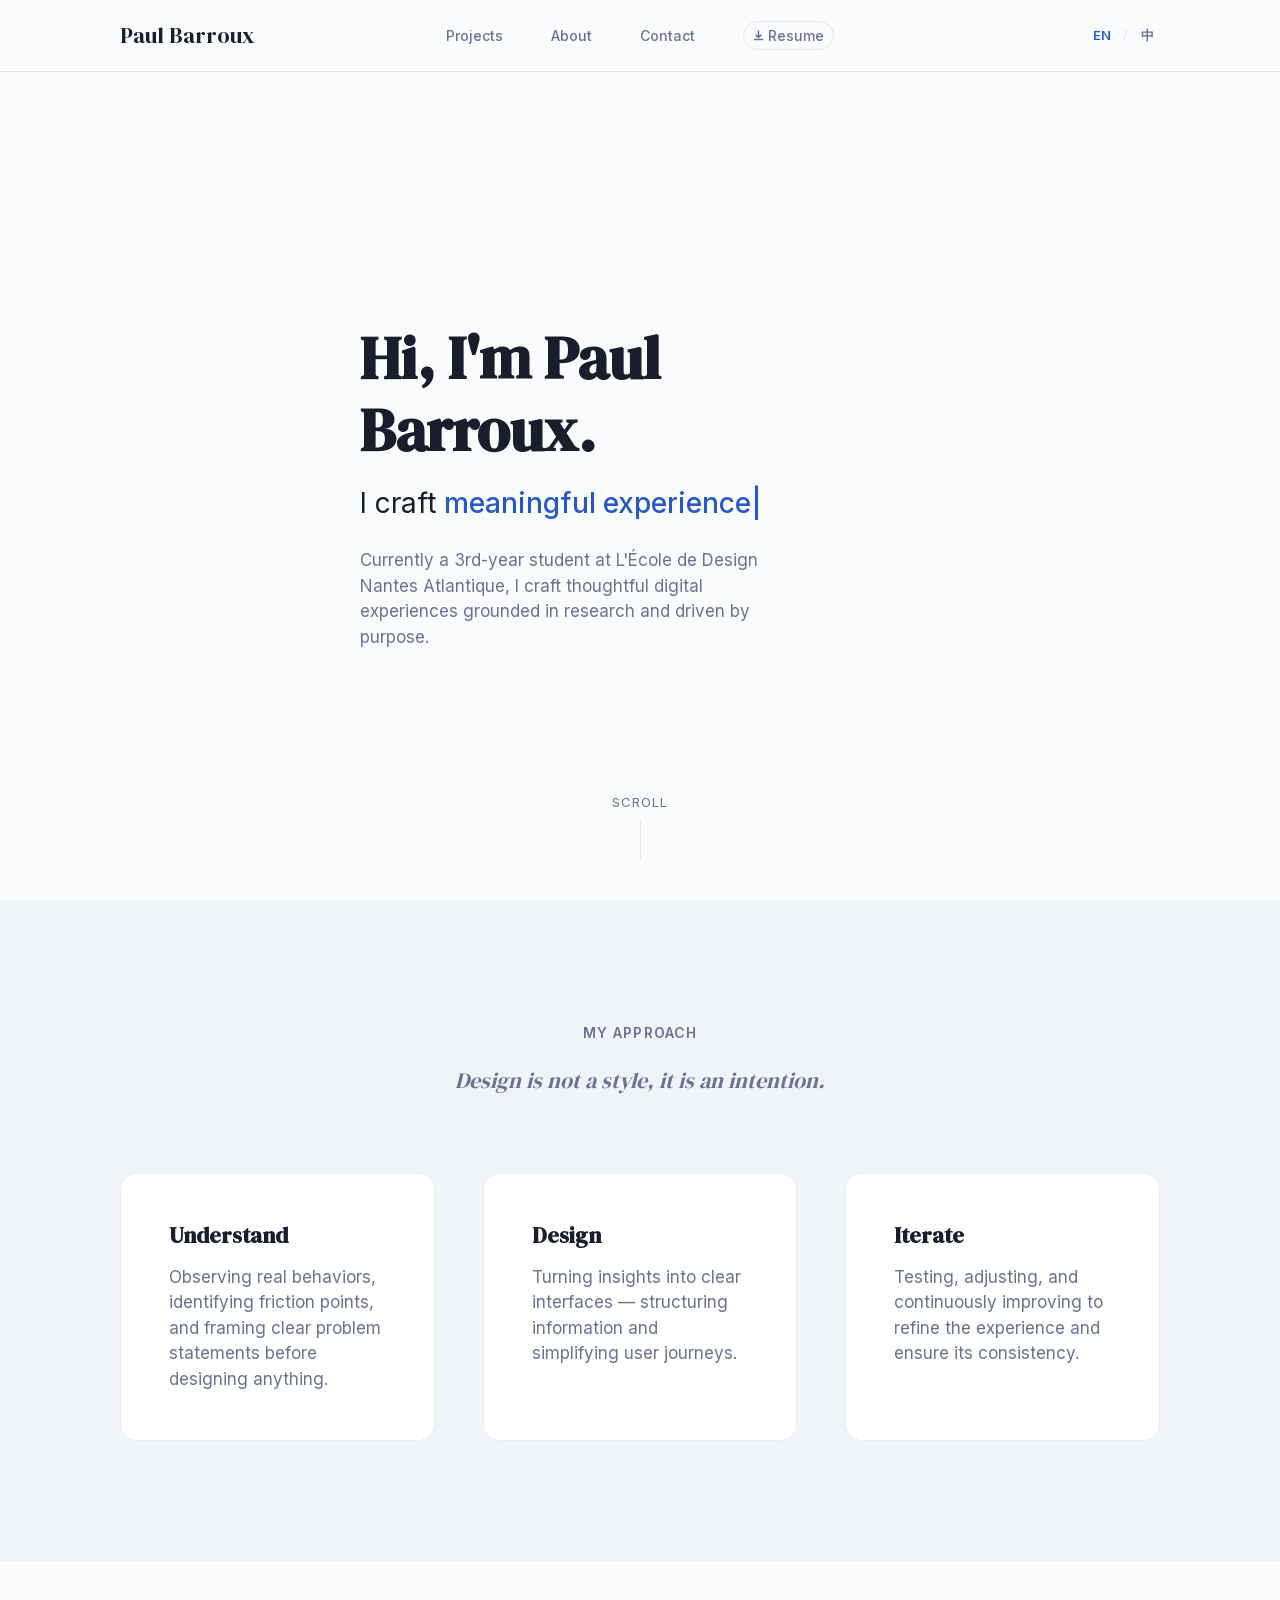
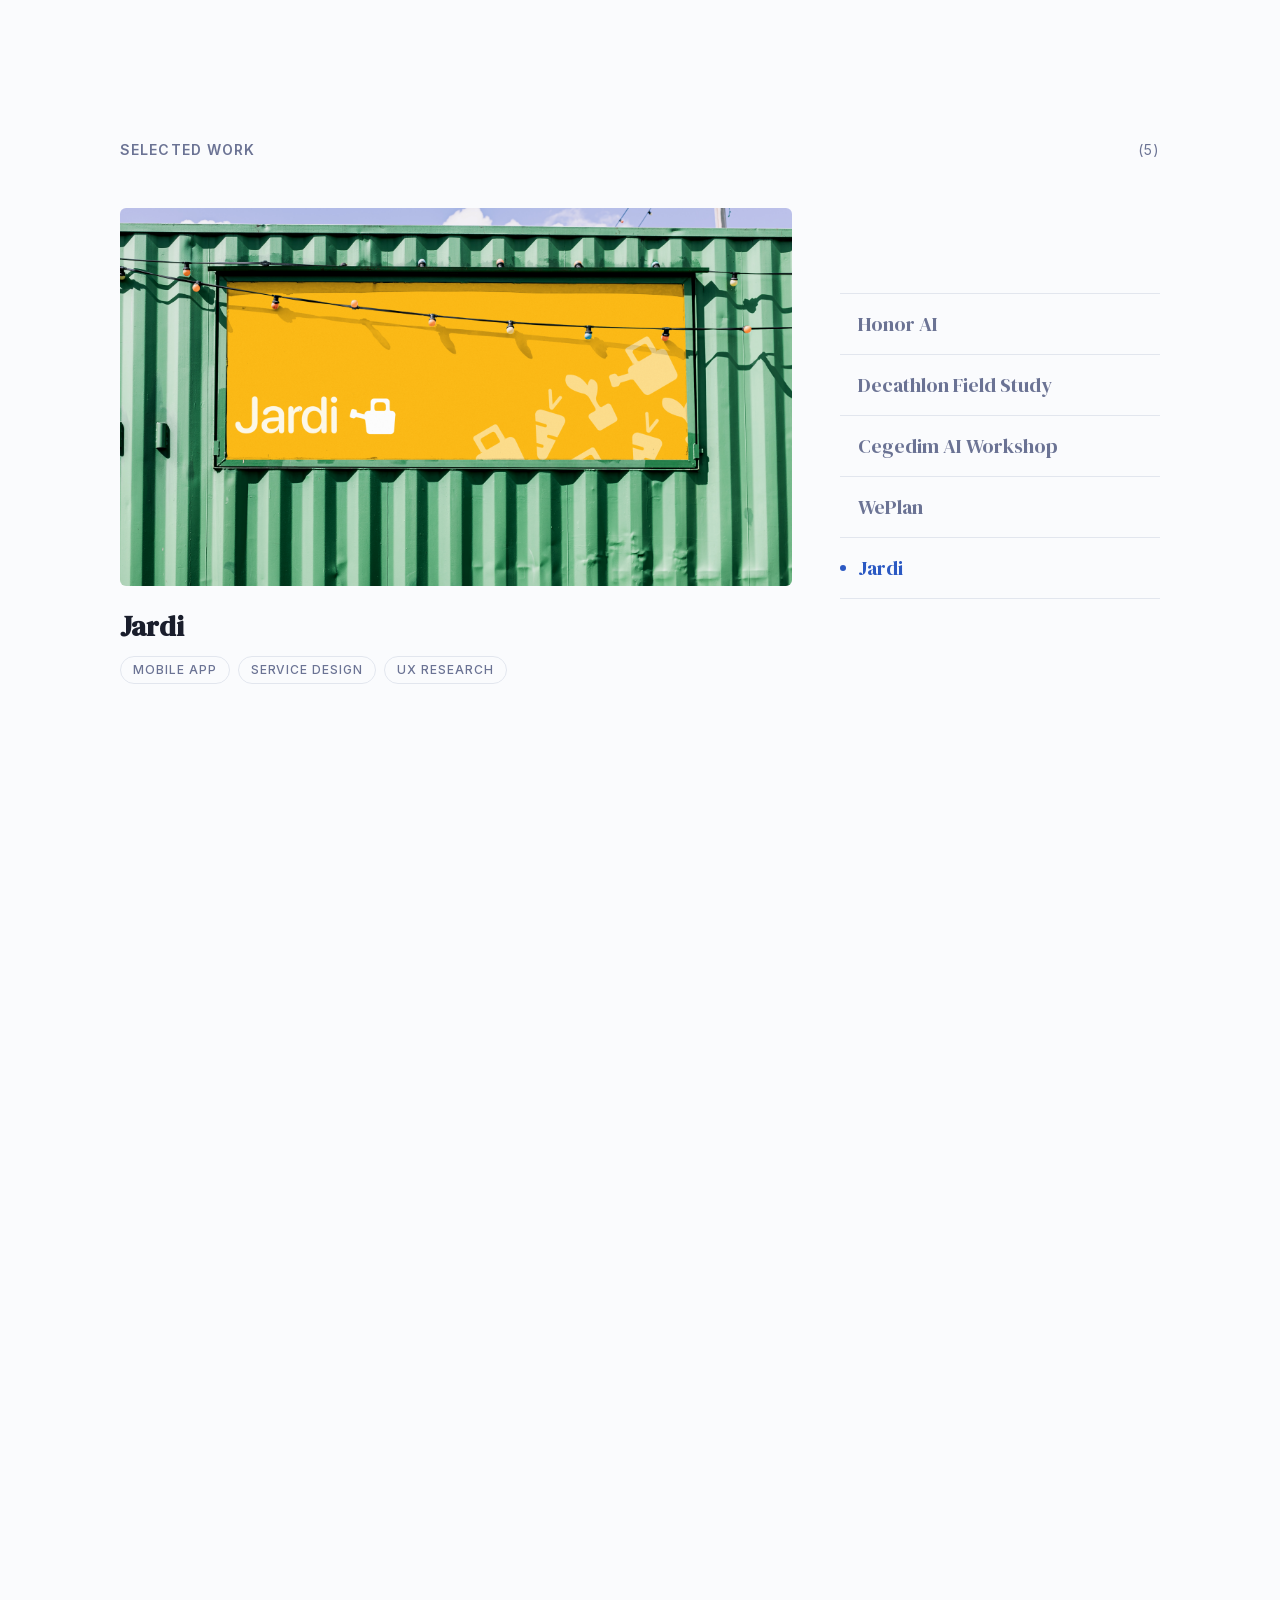
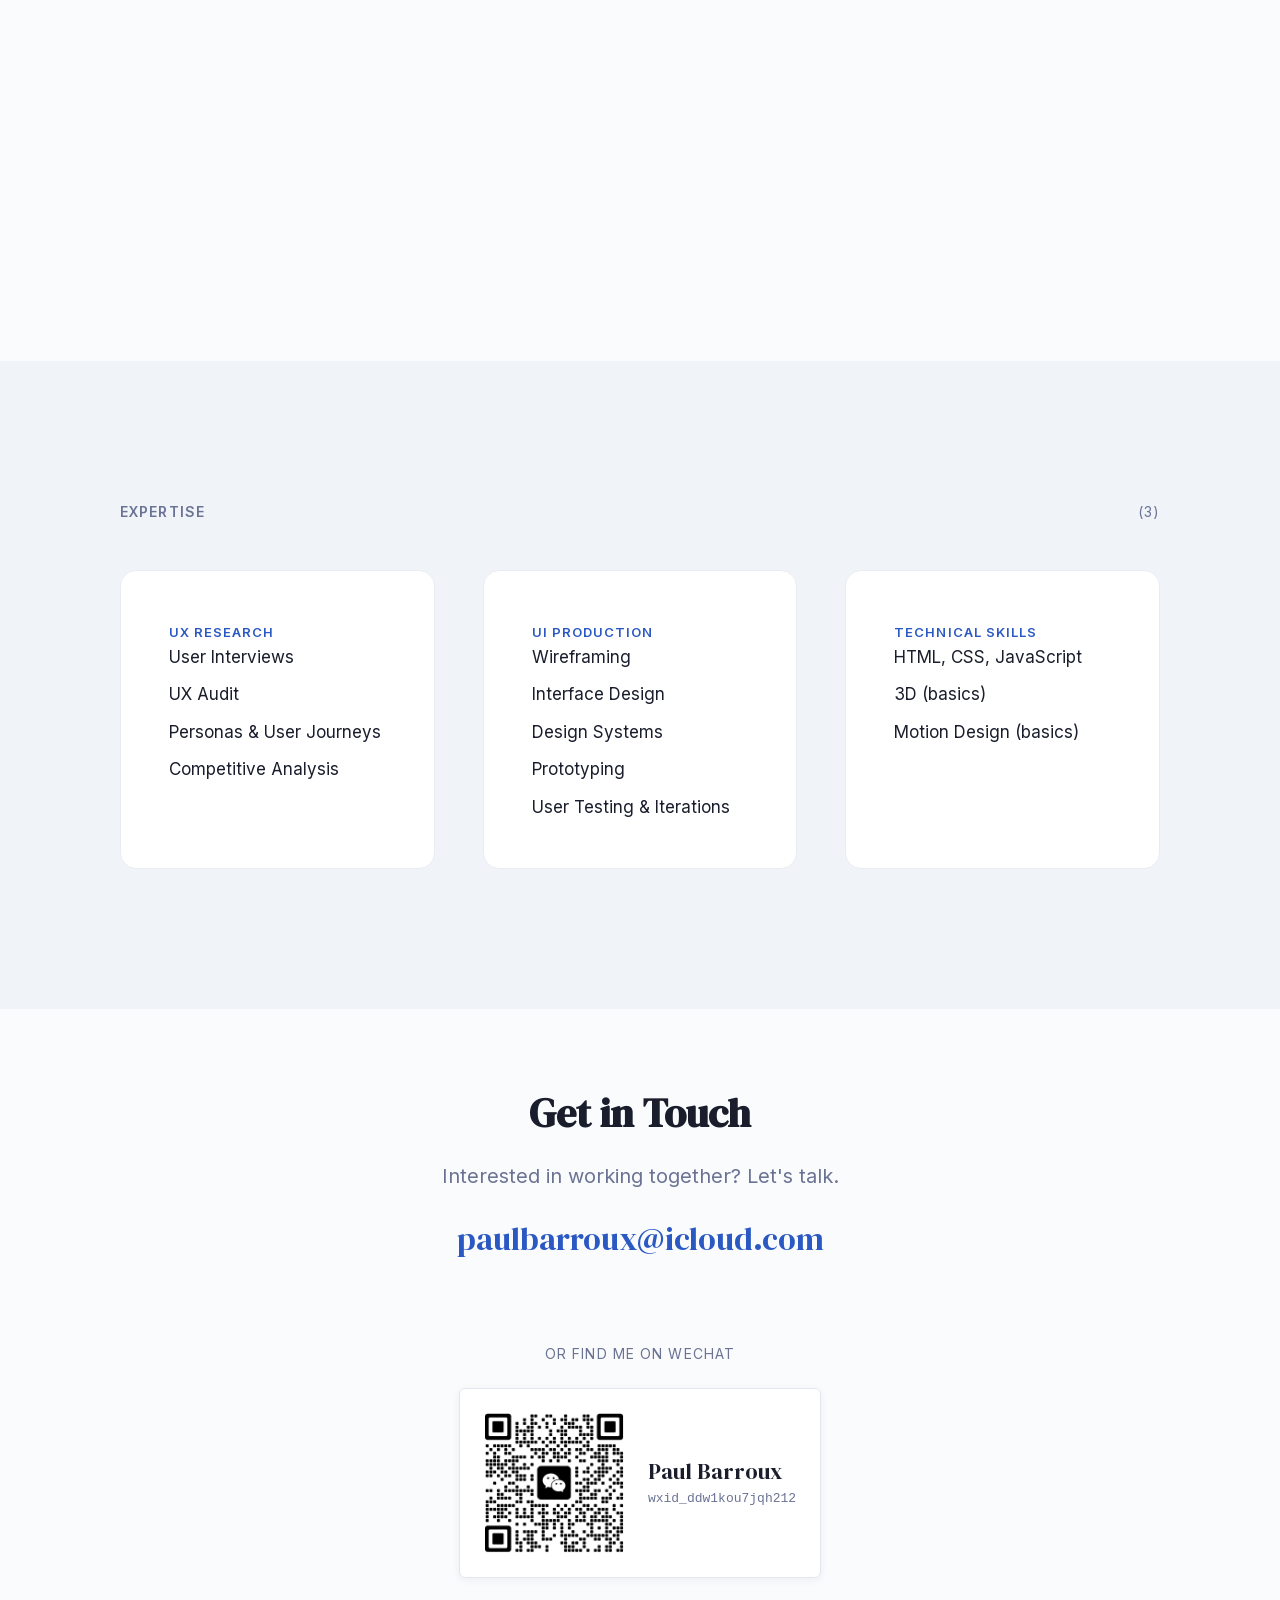
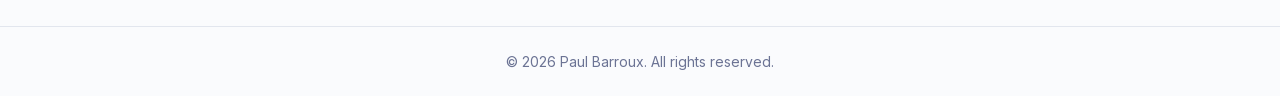
<file: index.html>
<!DOCTYPE html>
<html lang="en">
<head>
  <meta charset="UTF-8">
  <meta name="viewport" content="width=device-width, initial-scale=1.0">
  <meta name="description" content="Paul Barroux · UX/UI Designer portfolio. Thoughtful digital experiences grounded in research and driven by purpose.">
  <meta property="og:title" content="Paul Barroux · UX/UI Designer">
  <meta property="og:description" content="Thoughtful digital experiences grounded in research and driven by purpose.">
  <meta property="og:type" content="website">
  <title>Paul Barroux · UX/UI Designer</title>

  <!-- Favicon -->
  <link rel="icon" href="data:image/svg+xml,<svg xmlns='http://www.w3.org/2000/svg' viewBox='0 0 32 32'><rect width='32' height='32' rx='4' fill='%232B59C3'/><text x='50%25' y='55%25' dominant-baseline='central' text-anchor='middle' fill='white' font-family='serif' font-size='20' font-weight='bold'>P</text></svg>">

  <!-- Fonts (self-hosted) & Styles -->
  <link rel="preload" href="assets/fonts/Inter-latin.woff2" as="font" type="font/woff2" crossorigin>
  <link rel="preload" href="assets/fonts/DMSerifDisplay-latin.woff2" as="font" type="font/woff2" crossorigin>
  <link rel="stylesheet" href="css/styles.css">
</head>
<body data-page="home">

  <!-- ========== NAVIGATION ========== -->
  <header class="navbar" role="banner">
    <nav class="navbar__inner" role="navigation" aria-label="Main navigation">
      <a href="index.html" class="navbar__logo">Paul Barroux</a>
      <div class="navbar__links">
        <a href="#projects" class="navbar__link">
          <span data-lang="en">Projects</span>
          <span data-lang="zh">项目</span>
        </a>
        <a href="about.html" class="navbar__link">
          <span data-lang="en">About</span>
          <span data-lang="zh">关于</span>
        </a>
        <a href="#contact" class="navbar__link">
          <span data-lang="en">Contact</span>
          <span data-lang="zh">联系</span>
        </a>
        <a href="assets/pdf/CV_Paul_Barroux.pdf" download class="navbar__cv" aria-label="Download Resume">
          <svg width="11" height="11" viewBox="0 0 11 11" fill="none" stroke="currentColor" stroke-width="1.5" stroke-linecap="round" stroke-linejoin="round" aria-hidden="true"><path d="M5.5 1v6M3 5l2.5 2.5L8 5"/><path d="M1.5 9.5h8"/></svg>
          <span data-lang="en">Resume</span>
          <span data-lang="zh">简历</span>
        </a>
      </div>
      <div class="navbar__end">
        <div class="lang-toggle" role="group" aria-label="Language">
          <button class="lang-toggle__btn active" data-set-lang="en" type="button" aria-label="English">EN</button>
          <span class="lang-toggle__sep" aria-hidden="true">/</span>
          <button class="lang-toggle__btn" data-set-lang="zh" type="button" aria-label="中文">中</button>
        </div>
        <button class="hamburger" aria-label="Toggle menu" aria-expanded="false">
          <span class="hamburger__line"></span>
          <span class="hamburger__line"></span>
          <span class="hamburger__line"></span>
        </button>
      </div>
    </nav>
  </header>

  <!-- Mobile menu -->
  <div class="mobile-menu__overlay" aria-hidden="true"></div>
  <div class="mobile-menu" aria-hidden="true">
    <a href="#projects" class="mobile-menu__link">
      <span data-lang="en">Projects</span>
      <span data-lang="zh">项目</span>
    </a>
    <a href="about.html" class="mobile-menu__link">
      <span data-lang="en">About</span>
      <span data-lang="zh">关于</span>
    </a>
    <a href="#contact" class="mobile-menu__link">
      <span data-lang="en">Contact</span>
      <span data-lang="zh">联系</span>
    </a>
    <a href="assets/pdf/CV_Paul_Barroux.pdf" download class="mobile-menu__link">
      <span data-lang="en">Resume</span>
      <span data-lang="zh">简历</span>
    </a>
    <div class="lang-toggle lang-toggle--mobile" role="group" aria-label="Language">
      <button class="lang-toggle__btn active" data-set-lang="en" type="button">EN</button>
      <span class="lang-toggle__sep" aria-hidden="true">/</span>
      <button class="lang-toggle__btn" data-set-lang="zh" type="button">中</button>
    </div>
  </div>

  <main>

    <!-- ========== HERO ========== -->
    <section class="hero">
      <div class="container">
        <div class="hero__left">
          <h1 class="hero__title reveal">
            <span data-lang="en">Hi, I'm Paul Barroux.</span>
            <span data-lang="zh">你好，我是 Paul Barroux。</span>
          </h1>
          <p class="hero__typing reveal" data-delay="100"><span id="typing-prefix">I craft </span><span class="typing-text typing-cursor" id="typing-text"></span></p>
          <p class="hero__intro reveal" data-delay="200">
            <span data-lang="en">Currently a 3rd-year student at L'&Eacute;cole de Design Nantes Atlantique, I craft thoughtful digital experiences grounded in research and driven by purpose.</span>
            <span data-lang="zh">我目前是法国南特大西洋设计学院 (L'&Eacute;cole de Design Nantes Atlantique) 三年级学生，致力于打造源于研究、富有目的的数字体验。</span>
          </p>
        </div>
      </div>
      <div class="hero__scroll-indicator">
        <span>
          <span data-lang="en">Scroll</span>
          <span data-lang="zh">向下滚动</span>
        </span>
        <div class="hero__scroll-line"></div>
      </div>
    </section>

    <!-- ========== APPROACH ========== -->
    <section class="approach">
      <div class="container">
        <div class="approach__header reveal">
          <span class="section-label">
            <span data-lang="en">My Approach</span>
            <span data-lang="zh">我的方法</span>
          </span>
          <p class="approach__tagline">
            <span data-lang="en">Design is not a style, it is an intention.</span>
            <span data-lang="zh">设计不是一种风格，而是一种意图。</span>
          </p>
        </div>
        <div class="case-methodology__cards">
          <div class="case-methodology__card reveal" data-delay="0">
            <h3 class="case-methodology__card-title">
              <span data-lang="en">Understand</span>
              <span data-lang="zh">理解</span>
            </h3>
            <p class="case-methodology__card-text">
              <span data-lang="en">Observing real behaviors, identifying friction points, and framing clear problem statements before designing anything.</span>
              <span data-lang="zh">观察真实的使用行为，识别摩擦点，在设计之前明确问题陈述。</span>
            </p>
          </div>
          <div class="case-methodology__card reveal" data-delay="100">
            <h3 class="case-methodology__card-title">
              <span data-lang="en">Design</span>
              <span data-lang="zh">设计</span>
            </h3>
            <p class="case-methodology__card-text">
              <span data-lang="en">Turning insights into clear interfaces — structuring information and simplifying user journeys.</span>
              <span data-lang="zh">将洞察转化为清晰的界面，梳理信息结构，简化用户路径。</span>
            </p>
          </div>
          <div class="case-methodology__card reveal" data-delay="200">
            <h3 class="case-methodology__card-title">
              <span data-lang="en">Iterate</span>
              <span data-lang="zh">迭代</span>
            </h3>
            <p class="case-methodology__card-text">
              <span data-lang="en">Testing, adjusting, and continuously improving to refine the experience and ensure its consistency.</span>
              <span data-lang="zh">持续测试、调整与改进，打磨体验，保证一致性。</span>
            </p>
          </div>
        </div>
      </div>
    </section>

    <!-- ========== SELECTED WORK — Scroll-locked carousel ========== -->
    <div class="projects-wrapper" id="projects-wrapper">
      <section class="projects" id="projects">
        <div class="container">
          <div class="section-header">
            <span class="section-label">
              <span data-lang="en">Selected Work</span>
              <span data-lang="zh">精选作品</span>
            </span>
            <span class="section-count">(5)</span>
          </div>

          <div class="projects__layout">
            <!-- Featured project (left column) -->
            <div class="projects__stage">
              <a href="honor-ai.html" class="projects__slide active" data-index="0">
                <div class="projects__slide-image">
                  <img src="assets/images/HonorMain.avif" alt="Honor AI project" loading="lazy">
                </div>
                <h3 class="projects__slide-title">Honor AI</h3>
                <div class="projects__slide-tags">
                  <span class="tag">UX Research</span>
                  <span class="tag">AI</span>
                  <span class="tag">Mobile Design</span>
                </div>
              </a>
              <a href="decathlon.html" class="projects__slide" data-index="1">
                <div class="projects__slide-image">
                  <img src="assets/images/DecathlonAtlantisExterieur.jpg" alt="Decathlon Field Study project" loading="lazy">
                </div>
                <h3 class="projects__slide-title">Decathlon Field Study</h3>
                <div class="projects__slide-tags">
                  <span class="tag">UX Research</span>
                  <span class="tag">Field Study</span>
                  <span class="tag">Service Design</span>
                </div>
              </a>
              <a href="cegedim.html" class="projects__slide" data-index="2">
                <div class="projects__slide-image">
                  <img src="assets/images/CegedimHeroimage.avif" alt="Cegedim AI Workshop project" loading="lazy">
                </div>
                <h3 class="projects__slide-title">Cegedim AI Workshop</h3>
                <div class="projects__slide-tags">
                  <span class="tag">AI Integration</span>
                  <span class="tag">HealthTech</span>
                  <span class="tag">Design Sprint</span>
                </div>
              </a>
              <a href="weplan.html" class="projects__slide" data-index="3">
                <div class="projects__slide-image">
                  <img src="assets/images/weplan_hero.png" alt="WePlan — collaborative travel planning app" loading="lazy">
                </div>
                <h3 class="projects__slide-title">WePlan</h3>
                <div class="projects__slide-tags">
                  <span class="tag">Product Design</span>
                  <span class="tag">Mobile App</span>
                  <span class="tag">Design System</span>
                </div>
              </a>
              <a href="jardi.html" class="projects__slide" data-index="4">
                <div class="projects__slide-image">
                  <img src="assets/images/JardiHero.png" alt="Jardi — mobile app for connecting urban residents with local garden owners" loading="lazy">
                </div>
                <h3 class="projects__slide-title">Jardi</h3>
                <div class="projects__slide-tags">
                  <span class="tag">Mobile App</span>
                  <span class="tag">Service Design</span>
                  <span class="tag">UX Research</span>
                </div>
              </a>
            </div>

            <!-- Project list sidebar (right column) -->
            <div class="projects__list">
              <button class="projects__list-item active" data-index="0" data-href="honor-ai.html">
                <span class="projects__list-indicator"></span>
                <span class="projects__list-name">Honor AI</span>
              </button>
              <button class="projects__list-item" data-index="1" data-href="decathlon.html">
                <span class="projects__list-indicator"></span>
                <span class="projects__list-name">Decathlon Field Study</span>
              </button>
              <button class="projects__list-item" data-index="2" data-href="cegedim.html">
                <span class="projects__list-indicator"></span>
                <span class="projects__list-name">Cegedim AI Workshop</span>
              </button>
              <button class="projects__list-item" data-index="3" data-href="weplan.html">
                <span class="projects__list-indicator"></span>
                <span class="projects__list-name">WePlan</span>
              </button>
              <button class="projects__list-item" data-index="4" data-href="jardi.html">
                <span class="projects__list-indicator"></span>
                <span class="projects__list-name">Jardi</span>
              </button>
            </div>
          </div>

          <!-- Mobile: stacked cards (hidden on desktop) -->
          <div class="projects__mobile-list">
            <a href="honor-ai.html" class="projects__mobile-card reveal">
              <div class="projects__mobile-image">
                <img src="assets/images/HonorMain.avif" alt="Honor AI project" loading="lazy">
              </div>
              <h3 class="projects__mobile-title">Honor AI</h3>
              <div class="projects__mobile-tags">
                <span class="tag">UX Research</span>
                <span class="tag">AI</span>
                <span class="tag">Mobile Design</span>
              </div>
            </a>
            <a href="decathlon.html" class="projects__mobile-card reveal">
              <div class="projects__mobile-image">
                <img src="assets/images/DecathlonAtlantisExterieur.jpg" alt="Decathlon Field Study project" loading="lazy">
              </div>
              <h3 class="projects__mobile-title">Decathlon Field Study</h3>
              <div class="projects__mobile-tags">
                <span class="tag">UX Research</span>
                <span class="tag">Field Study</span>
                <span class="tag">Service Design</span>
              </div>
            </a>
            <a href="cegedim.html" class="projects__mobile-card reveal">
              <div class="projects__mobile-image">
                <img src="assets/images/CegedimHeroimage.avif" alt="Cegedim AI Workshop project" loading="lazy">
              </div>
              <h3 class="projects__mobile-title">Cegedim AI Workshop</h3>
              <div class="projects__mobile-tags">
                <span class="tag">AI Integration</span>
                <span class="tag">HealthTech</span>
                <span class="tag">Design Sprint</span>
              </div>
            </a>
            <a href="weplan.html" class="projects__mobile-card reveal">
              <div class="projects__mobile-image">
                <img src="assets/images/weplan_hero.png" alt="WePlan — collaborative travel planning app" loading="lazy">
              </div>
              <h3 class="projects__mobile-title">WePlan</h3>
              <div class="projects__mobile-tags">
                <span class="tag">Product Design</span>
                <span class="tag">Mobile App</span>
                <span class="tag">Design System</span>
              </div>
            </a>
            <a href="jardi.html" class="projects__mobile-card reveal">
              <div class="projects__mobile-image">
                <img src="assets/images/JardiHero.png" alt="Jardi — mobile app for connecting urban residents with local garden owners" loading="lazy">
              </div>
              <h3 class="projects__mobile-title">Jardi</h3>
              <div class="projects__mobile-tags">
                <span class="tag">Mobile App</span>
                <span class="tag">Service Design</span>
                <span class="tag">UX Research</span>
              </div>
            </a>
          </div>

        </div>
      </section>
    </div>

    <!-- ========== EXPERTISE ========== -->
    <section class="expertise" id="expertise">
      <div class="container">
        <div class="section-header reveal">
          <span class="section-label">
            <span data-lang="en">Expertise</span>
            <span data-lang="zh">专业能力</span>
          </span>
          <span class="section-count">(3)</span>
        </div>
        <div class="expertise__grid">

          <div class="expertise__column reveal" data-delay="0">
            <span class="label expertise__column-title">
              <span data-lang="en">UX Research</span>
              <span data-lang="zh">UX 研究</span>
            </span>
            <ul class="expertise__list">
              <li class="expertise__item"><span data-lang="en">User Interviews</span><span data-lang="zh">用户访谈</span></li>
              <li class="expertise__item"><span data-lang="en">UX Audit</span><span data-lang="zh">UX 审计</span></li>
              <li class="expertise__item"><span data-lang="en">Personas &amp; User Journeys</span><span data-lang="zh">用户画像与用户旅程</span></li>
              <li class="expertise__item"><span data-lang="en">Competitive Analysis</span><span data-lang="zh">竞品分析</span></li>
            </ul>
          </div>

          <div class="expertise__column reveal" data-delay="100">
            <span class="label expertise__column-title">
              <span data-lang="en">UI Production</span>
              <span data-lang="zh">UI 设计</span>
            </span>
            <ul class="expertise__list">
              <li class="expertise__item"><span data-lang="en">Wireframing</span><span data-lang="zh">线框图设计</span></li>
              <li class="expertise__item"><span data-lang="en">Interface Design</span><span data-lang="zh">界面设计</span></li>
              <li class="expertise__item"><span data-lang="en">Design Systems</span><span data-lang="zh">设计系统</span></li>
              <li class="expertise__item"><span data-lang="en">Prototyping</span><span data-lang="zh">原型设计</span></li>
              <li class="expertise__item"><span data-lang="en">User Testing &amp; Iterations</span><span data-lang="zh">用户测试与迭代</span></li>
            </ul>
          </div>

          <div class="expertise__column reveal" data-delay="200">
            <span class="label expertise__column-title">
              <span data-lang="en">Technical Skills</span>
              <span data-lang="zh">技术技能</span>
            </span>
            <ul class="expertise__list">
              <li class="expertise__item">HTML, CSS, JavaScript</li>
              <li class="expertise__item"><span data-lang="en">3D (basics)</span><span data-lang="zh">3D（基础）</span></li>
              <li class="expertise__item"><span data-lang="en">Motion Design (basics)</span><span data-lang="zh">动效设计（基础）</span></li>
            </ul>
          </div>

        </div>
      </div>
    </section>

    <!-- ========== CONTACT ========== -->
    <section class="contact" id="contact">
      <div class="container">
        <h2 class="section-title reveal">
          <span data-lang="en">Get in Touch</span>
          <span data-lang="zh">联系我</span>
        </h2>
        <p class="contact__text reveal" data-delay="100">
          <span data-lang="en">Interested in working together? Let's talk.</span>
          <span data-lang="zh">想合作？欢迎联系。</span>
        </p>
        <a href="mailto:paulbarroux@icloud.com" class="contact__email reveal" data-delay="200">paulbarroux@icloud.com</a>

        <div class="contact__wechat reveal" data-delay="300">
          <p class="contact__wechat-label">
            <span data-lang="en">or find me on WeChat</span>
            <span data-lang="zh">或在微信添加我</span>
          </p>
          <div class="contact__wechat-card">
            <div class="contact__wechat-qr" aria-label="WeChat QR code">
              <img src="assets/images/WechatQR.jpeg" alt="WeChat QR code — scan to add Paul Barroux on WeChat" loading="lazy">
            </div>
            <div class="contact__wechat-info">
              <span class="contact__wechat-name">Paul Barroux</span>
              <span class="contact__wechat-id">wxid_ddw1kou7jqh212</span>
            </div>
          </div>
        </div>
      </div>
    </section>

  </main>

  <!-- ========== FOOTER ========== -->
  <footer class="footer">
    <div class="container">
      <p class="footer__copy">
        <span data-lang="en">&copy; 2026 Paul Barroux. All rights reserved.</span>
        <span data-lang="zh">&copy; 2026 Paul Barroux. 保留所有权利。</span>
      </p>
    </div>
  </footer>

  <script src="js/main.js"></script>
</body>
</html>
</file>
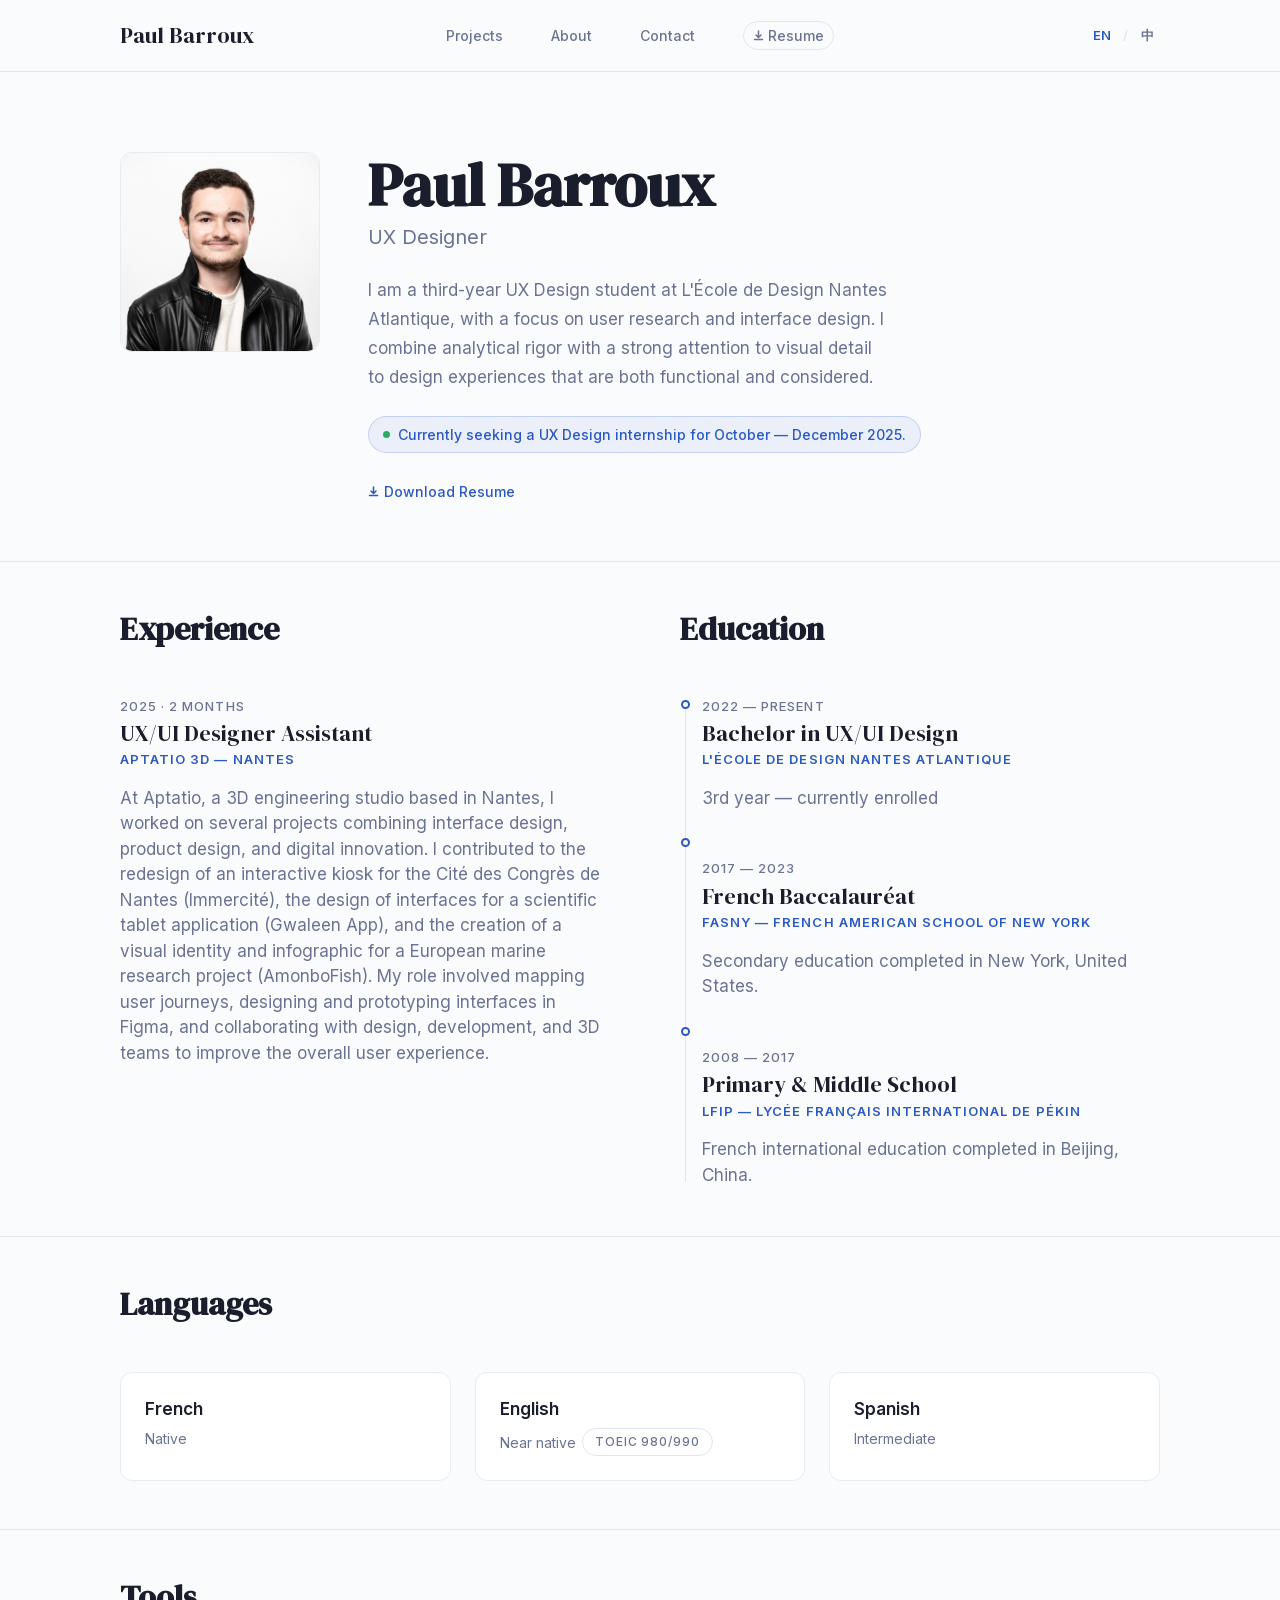
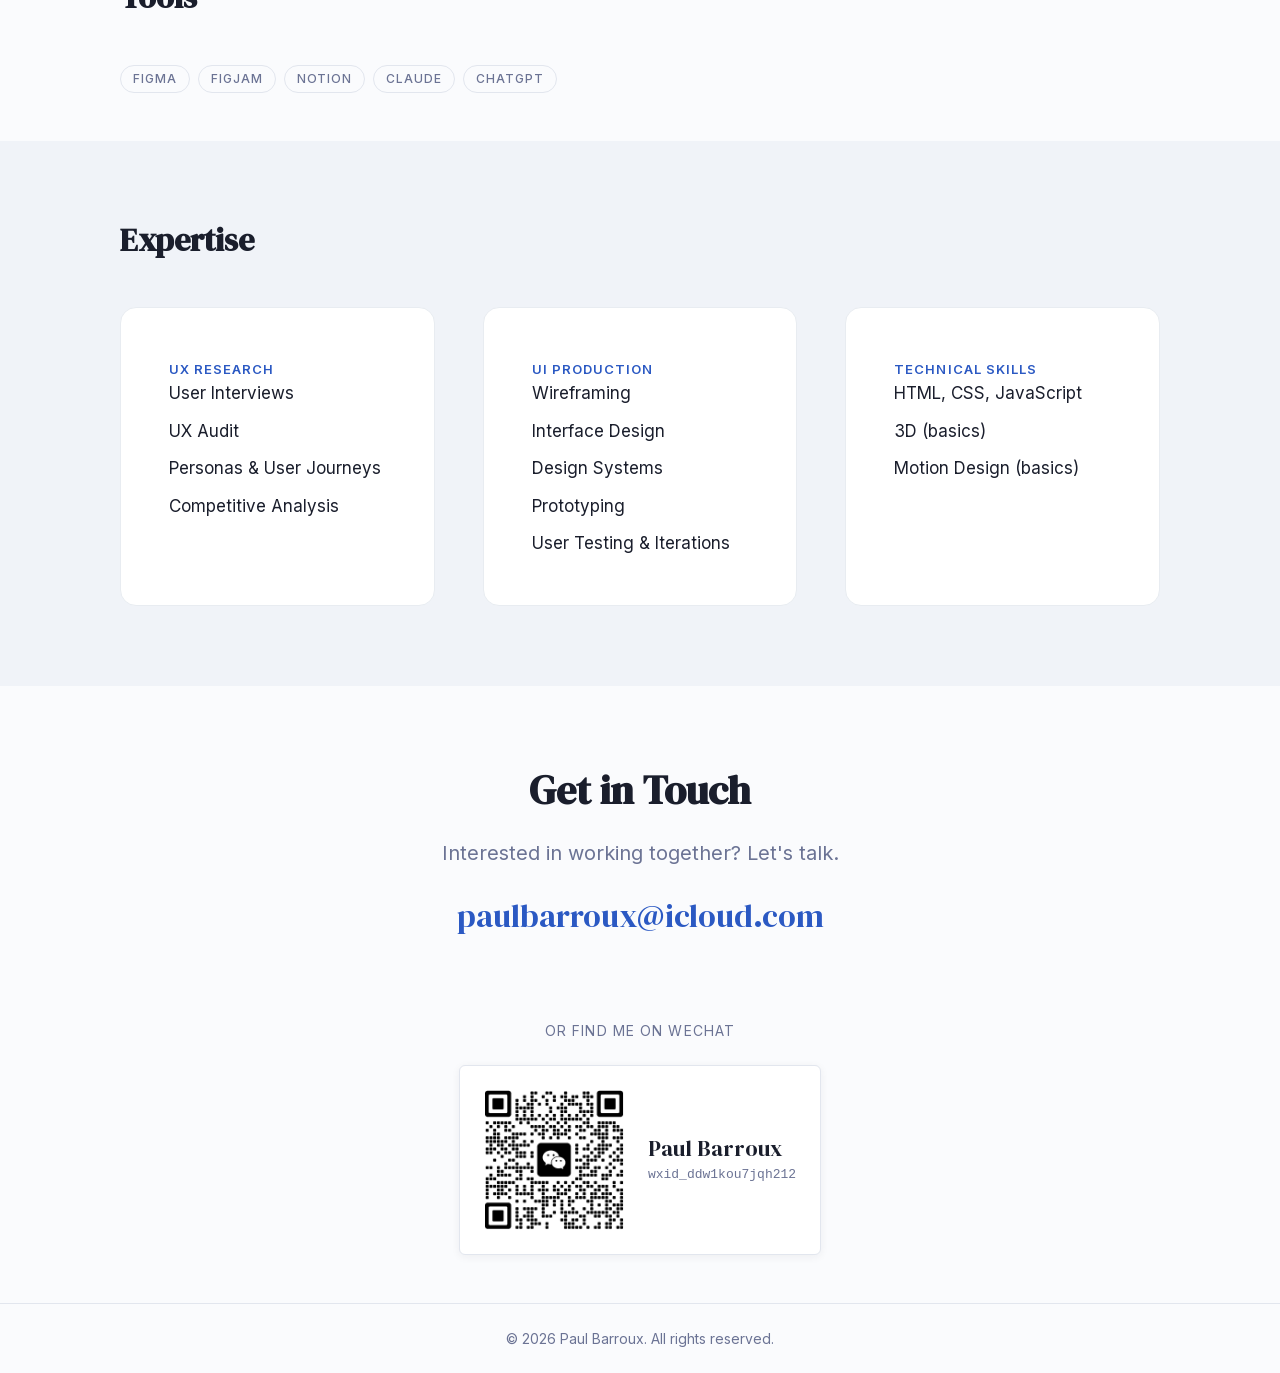
<file: about.html>
<!DOCTYPE html>
<html lang="en">
<head>
  <meta charset="UTF-8">
  <meta name="viewport" content="width=device-width, initial-scale=1.0">
  <meta name="description" content="About Paul Barroux · UX Designer seeking internship (Oct–Dec 2025). 3rd-year student at L'École de Design Nantes Atlantique.">
  <meta property="og:title" content="About · Paul Barroux">
  <meta property="og:description" content="UX Designer combining analytical rigor with visual detail. Currently seeking a UX Design internship.">
  <meta property="og:type" content="website">
  <title>About · Paul Barroux</title>

  <!-- Favicon -->
  <link rel="icon" href="data:image/svg+xml,<svg xmlns='http://www.w3.org/2000/svg' viewBox='0 0 32 32'><rect width='32' height='32' rx='4' fill='%232B59C3'/><text x='50%25' y='55%25' dominant-baseline='central' text-anchor='middle' fill='white' font-family='serif' font-size='20' font-weight='bold'>P</text></svg>">

  <!-- Fonts (self-hosted) & Styles -->
  <link rel="preload" href="assets/fonts/Inter-latin.woff2" as="font" type="font/woff2" crossorigin>
  <link rel="preload" href="assets/fonts/DMSerifDisplay-latin.woff2" as="font" type="font/woff2" crossorigin>
  <link rel="stylesheet" href="css/styles.css">

  <style>
    /* ============================================
       ABOUT PAGE — page-specific layout
       ============================================ */

    /* ── Hero ── */
    .about-hero {
      padding: calc(var(--nav-height) + var(--space-xl)) 0 var(--space-lg);
    }

    .about-hero__grid {
      display: grid;
      grid-template-columns: 200px 1fr;
      gap: var(--space-lg);
      align-items: start;
    }

    /* Photo placeholder — 200×200 square */
    .about-hero__photo {
      width: 200px;
      height: 200px;
      background: var(--color-tint);
      border: 1px solid var(--color-surface-border);
      border-radius: 12px;
      display: flex;
      align-items: center;
      justify-content: center;
      font-family: var(--font-heading);
      font-size: 56px;
      color: var(--color-primary);
      opacity: 0.25;
      user-select: none;
      flex-shrink: 0;
    }

    /* Remove placeholder styling when real image present */
    .about-hero__photo:has(img) {
      background: none;
      opacity: 1;
      overflow: hidden;
    }

    .about-hero__photo img {
      width: 100%;
      height: 100%;
      object-fit: cover;
      object-position: center 18%;
      display: block;
      border-radius: 12px;
    }

    /* Text block */
    .about-hero__name {
      font-family: var(--font-heading);
      font-size: var(--text-hero);
      line-height: 1.1;
      color: var(--color-text);
      margin-bottom: 4px;
    }

    .about-hero__role {
      font-size: var(--text-subtitle);
      color: var(--color-text-secondary);
      font-weight: 400;
      margin-bottom: var(--space-md);
    }

    .about-hero__bio {
      font-size: var(--text-body);
      line-height: 1.7;
      color: var(--color-text-secondary);
      max-width: 520px;
      margin-bottom: var(--space-md);
    }

    /* Availability status badge */
    .about-availability {
      display: inline-flex;
      align-items: center;
      gap: var(--space-xs);
      padding: 8px 14px;
      background: rgba(43, 89, 195, 0.07);
      border: 1px solid rgba(43, 89, 195, 0.2);
      border-radius: 999px;
      font-size: var(--text-small);
      font-weight: 500;
      color: var(--color-primary);
      line-height: 1.4;
    }

    .about-availability__dot {
      width: 7px;
      height: 7px;
      border-radius: 50%;
      background: #27ae60;
      flex-shrink: 0;
    }

    /* Badge + CV link stacked block */
    .about-hero__cta {
      display: flex;
      flex-direction: column;
      align-items: flex-start;
      gap: var(--space-sm);
    }

    /* CV download link — below availability badge */
    .about-cv-link {
      display: inline-flex;
      align-items: center;
      gap: 5px;
      min-height: 44px;
      font-size: var(--text-small);
      font-weight: 500;
      color: var(--color-primary);
      transition: color var(--duration) var(--ease);
    }

    .about-cv-link:hover {
      color: var(--color-primary-hover);
    }

    .about-cv-link svg {
      flex-shrink: 0;
    }

    /* ── Shared section layout ── */
    .about-section {
      padding: var(--space-lg) 0;
      border-top: 1px solid var(--color-divider);
    }

    .about-section__title {
      font-family: var(--font-heading);
      font-size: var(--text-case-section);
      line-height: var(--leading-heading);
      color: var(--color-text);
      margin-bottom: var(--space-lg);
    }

    /* ── Two-column layout for Experience + Education ── */
    .about-columns {
      display: grid;
      grid-template-columns: 1fr 1fr;
      gap: var(--space-xl);
      align-items: start;
    }

    .about-column__title {
      font-family: var(--font-heading);
      font-size: var(--text-case-section);
      line-height: var(--leading-heading);
      color: var(--color-text);
      margin-bottom: var(--space-lg);
    }

    /* ── Experience / Education entries — stacked (no date column) ── */
    .about-entry {
      display: block;
    }

    .about-entry + .about-entry {
      margin-top: var(--space-md);
      padding-top: var(--space-md);
      border-top: 1px solid var(--color-divider);
    }

    .about-entry__period {
      font-size: var(--text-label);
      font-weight: 500;
      letter-spacing: var(--tracking-label);
      text-transform: uppercase;
      color: var(--color-text-secondary);
      margin-bottom: 4px;
    }

    .about-entry__role {
      font-family: var(--font-heading);
      font-size: 22px;
      line-height: var(--leading-heading);
      color: var(--color-text);
      margin-bottom: 4px;
    }

    .about-entry__company {
      font-size: var(--text-label);
      font-weight: 600;
      letter-spacing: var(--tracking-label);
      text-transform: uppercase;
      color: var(--color-primary);
      margin-bottom: var(--space-sm);
    }

    .about-entry__body {
      font-size: var(--text-body);
      line-height: var(--leading-body);
      color: var(--color-text-secondary);
      max-width: 65ch;
    }

    /* ── Timeline (education column) ── */
    .about-timeline {
      position: relative;
      padding-left: 22px;
    }

    /* Vertical connecting line */
    .about-timeline::before {
      content: '';
      position: absolute;
      left: 5px;
      top: 6px;
      bottom: 6px;
      width: 1px;
      background: var(--color-divider);
    }

    /* Dot per entry */
    .about-timeline .about-entry {
      position: relative;
    }

    .about-timeline .about-entry::before {
      content: '';
      position: absolute;
      left: -21px;
      top: 3px;
      width: 9px;
      height: 9px;
      border-radius: 50%;
      background: var(--color-bg);
      border: 2px solid var(--color-primary);
      box-sizing: border-box;
    }

    /* Replace border-top divider with spacing only — line is the separator */
    .about-timeline .about-entry + .about-entry {
      border-top: none;
    }

    /* ── Skills groups — tighter spacing ── */
    .about-skills-group {
      margin-bottom: var(--space-md);
    }

    .about-skills-group:last-child {
      margin-bottom: 0;
    }

.about-skills-group__tags {
      display: flex;
      flex-wrap: wrap;
      gap: 8px;
    }

    /* ── Languages — card row ── */
    .about-lang-cards {
      display: flex;
      gap: var(--space-md);
    }

    .about-lang-card {
      flex: 1;
      padding: var(--space-md);
      background: var(--color-surface);
      border: 1px solid var(--color-surface-border);
      border-radius: 12px;
      display: flex;
      flex-direction: column;
      gap: 6px;
    }

    .about-lang-card__name {
      font-size: var(--text-body);
      font-weight: 600;
      color: var(--color-text);
    }

    .about-lang-card__level {
      font-size: var(--text-small);
      color: var(--color-text-secondary);
      display: flex;
      flex-wrap: wrap;
      align-items: center;
      gap: 6px;
    }

    /* ── Expertise block — override homepage padding when on about page ── */
    [data-page="about"] .expertise {
      padding: var(--space-xl) 0;
    }

    [data-page="about"] .expertise .about-section__title {
      margin-bottom: var(--space-lg);
    }

    /* ── Responsive — tablet ── */
    @media (max-width: 1024px) {
      .about-hero__grid {
        gap: var(--space-md);
      }

      .about-columns {
        gap: var(--space-lg);
      }

    }

    /* ── Responsive — mobile ── */
    @media (max-width: 767px) {
      .about-hero {
        padding-bottom: var(--space-md);
      }

      .about-hero__grid {
        grid-template-columns: 1fr;
        gap: var(--space-md);
      }

      .about-hero__photo {
        width: 140px;
        height: 140px;
      }

      .about-hero__name {
        font-size: var(--text-case-title);
      }

      .about-section__title {
        margin-bottom: var(--space-md);
      }

      .about-columns {
        grid-template-columns: 1fr;
        gap: var(--space-lg);
      }

      .about-column__title {
        margin-bottom: var(--space-md);
      }

      .about-lang-cards {
        flex-direction: column;
        gap: var(--space-sm);
      }

    }
  </style>
</head>
<body data-page="about">

  <!-- ========== NAVIGATION ========== -->
  <header class="navbar" role="banner">
    <nav class="navbar__inner" role="navigation" aria-label="Main navigation">
      <a href="index.html" class="navbar__logo">Paul Barroux</a>
      <div class="navbar__links">
        <a href="index.html#projects" class="navbar__link">
          <span data-lang="en">Projects</span>
          <span data-lang="zh">项目</span>
        </a>
        <a href="about.html" class="navbar__link">
          <span data-lang="en">About</span>
          <span data-lang="zh">关于</span>
        </a>
        <a href="#contact" class="navbar__link">
          <span data-lang="en">Contact</span>
          <span data-lang="zh">联系</span>
        </a>
        <a href="assets/pdf/CV_Paul_Barroux.pdf" download class="navbar__cv" aria-label="Download Resume">
          <svg width="11" height="11" viewBox="0 0 11 11" fill="none" stroke="currentColor" stroke-width="1.5" stroke-linecap="round" stroke-linejoin="round" aria-hidden="true"><path d="M5.5 1v6M3 5l2.5 2.5L8 5"/><path d="M1.5 9.5h8"/></svg>
          <span data-lang="en">Resume</span>
          <span data-lang="zh">简历</span>
        </a>
      </div>
      <div class="navbar__end">
        <div class="lang-toggle" role="group" aria-label="Language">
          <button class="lang-toggle__btn active" data-set-lang="en" type="button" aria-label="English">EN</button>
          <span class="lang-toggle__sep" aria-hidden="true">/</span>
          <button class="lang-toggle__btn" data-set-lang="zh" type="button" aria-label="中文">中</button>
        </div>
        <button class="hamburger" aria-label="Toggle menu" aria-expanded="false">
          <span class="hamburger__line"></span>
          <span class="hamburger__line"></span>
          <span class="hamburger__line"></span>
        </button>
      </div>
    </nav>
  </header>

  <!-- Mobile menu -->
  <div class="mobile-menu__overlay" aria-hidden="true"></div>
  <div class="mobile-menu" aria-hidden="true">
    <a href="index.html#projects" class="mobile-menu__link">
      <span data-lang="en">Projects</span>
      <span data-lang="zh">项目</span>
    </a>
    <a href="about.html" class="mobile-menu__link">
      <span data-lang="en">About</span>
      <span data-lang="zh">关于</span>
    </a>
    <a href="#contact" class="mobile-menu__link">
      <span data-lang="en">Contact</span>
      <span data-lang="zh">联系</span>
    </a>
    <a href="assets/pdf/CV_Paul_Barroux.pdf" download class="mobile-menu__link">
      <span data-lang="en">Resume</span>
      <span data-lang="zh">简历</span>
    </a>
    <div class="lang-toggle lang-toggle--mobile" role="group" aria-label="Language">
      <button class="lang-toggle__btn active" data-set-lang="en" type="button">EN</button>
      <span class="lang-toggle__sep" aria-hidden="true">/</span>
      <button class="lang-toggle__btn" data-set-lang="zh" type="button">中</button>
    </div>
  </div>

  <main>

    <!-- ========== HERO / INTRO ========== -->
    <section class="about-hero">
      <div class="container">
        <div class="about-hero__grid">

          <!-- Photo -->
          <div class="about-hero__photo reveal">
            <img src="assets/images/pbarroux.jpg" alt="Paul Barroux" loading="eager">
          </div>

          <!-- Text -->
          <div class="reveal" data-delay="100">
            <h1 class="about-hero__name">
              <span data-lang="en">Paul Barroux</span>
              <span data-lang="zh">保罗·巴鲁</span>
            </h1>
            <p class="about-hero__role">
              <span data-lang="en">UX Designer</span>
              <span data-lang="zh">UX 设计师</span>
            </p>
            <p class="about-hero__bio">
              <span data-lang="en">I am a third-year UX Design student at L'École de Design Nantes Atlantique, with a focus on user research and interface design. I combine analytical rigor with a strong attention to visual detail to design experiences that are both functional and considered.</span>
              <span data-lang="zh">我是南特大西洋设计学院三年级UX设计专业学生，专注于用户研究与界面设计。我将分析严谨性与对视觉细节的高度关注相结合，设计兼具功能性与深度的用户体验。</span>
            </p>
            <div class="about-hero__cta">
              <div class="about-availability">
                <span class="about-availability__dot"></span>
                <span>
                  <span data-lang="en">Currently seeking a UX Design internship for October — December 2025.</span>
                  <span data-lang="zh">目前正在寻找2025年10月至12月的UX设计实习机会。</span>
                </span>
              </div>
              <a href="assets/pdf/CV_Paul_Barroux.pdf" download class="about-cv-link" aria-label="Download Resume">
                <svg width="11" height="11" viewBox="0 0 11 11" fill="none" stroke="currentColor" stroke-width="1.5" stroke-linecap="round" stroke-linejoin="round" aria-hidden="true"><path d="M5.5 1v6M3 5l2.5 2.5L8 5"/><path d="M1.5 9.5h8"/></svg>
                <span data-lang="en">Download Resume</span>
                <span data-lang="zh">下载简历</span>
              </a>
            </div>
          </div>

        </div>
      </div>
    </section>

    <!-- ========== EXPERIENCE & EDUCATION (side-by-side) ========== -->
    <section class="about-section">
      <div class="container">
        <div class="about-columns">

          <!-- Experience column -->
          <div class="reveal">
            <h2 class="about-column__title">
              <span data-lang="en">Experience</span>
              <span data-lang="zh">工作经历</span>
            </h2>

            <div class="about-entry">
              <p class="about-entry__period">
                <span data-lang="en">2025 · 2 months</span>
                <span data-lang="zh">2025 · 2个月</span>
              </p>
              <p class="about-entry__role">
                <span data-lang="en">UX/UI Designer Assistant</span>
                <span data-lang="zh">UX/UI设计师助理</span>
              </p>
              <p class="about-entry__company">
                <span data-lang="en">Aptatio 3D — Nantes</span>
                <span data-lang="zh">Aptatio 3D — 南特</span>
              </p>
              <p class="about-entry__body">
                <span data-lang="en">At Aptatio, a 3D engineering studio based in Nantes, I worked on several projects combining interface design, product design, and digital innovation. I contributed to the redesign of an interactive kiosk for the Cité des Congrès de Nantes (Immercité), the design of interfaces for a scientific tablet application (Gwaleen App), and the creation of a visual identity and infographic for a European marine research project (AmonboFish). My role involved mapping user journeys, designing and prototyping interfaces in Figma, and collaborating with design, development, and 3D teams to improve the overall user experience.</span>
                <span data-lang="zh">在南特3D工程工作室Aptatio，我参与了多个融合界面设计、产品设计与数字创新的项目。我参与了南特会议中心互动终端的重新设计（Immercité）、科学平板应用程序的界面设计（Gwaleen App），以及一个欧洲海洋研究项目的视觉识别与信息图表创作（AmonboFish）。我的职责包括梳理用户旅程、在Figma上设计与原型制作，并与设计、开发和3D团队协作以提升整体用户体验。</span>
              </p>
            </div>
          </div>

          <!-- Education column -->
          <div class="reveal" data-delay="100">
            <h2 class="about-column__title">
              <span data-lang="en">Education</span>
              <span data-lang="zh">教育背景</span>
            </h2>

            <div class="about-timeline">

              <div class="about-entry">
                <p class="about-entry__period">
                  <span data-lang="en">2022 — present</span>
                  <span data-lang="zh">2022 — 至今</span>
                </p>
                <p class="about-entry__role">
                  <span data-lang="en">Bachelor in UX/UI Design</span>
                  <span data-lang="zh">UX/UI设计学士</span>
                </p>
                <p class="about-entry__company">
                  <span data-lang="en">L'École de Design Nantes Atlantique</span>
                  <span data-lang="zh">南特大西洋设计学院</span>
                </p>
                <p class="about-entry__body">
                  <span data-lang="en">3rd year — currently enrolled</span>
                  <span data-lang="zh">三年级在读</span>
                </p>
              </div>

              <div class="about-entry">
                <p class="about-entry__period">
                  <span data-lang="en">2017 — 2023</span>
                  <span data-lang="zh">2017 — 2023</span>
                </p>
                <p class="about-entry__role">
                  <span data-lang="en">French Baccalauréat</span>
                  <span data-lang="zh">法国高中毕业会考</span>
                </p>
                <p class="about-entry__company">
                  <span data-lang="en">FASNY — French American School of New York</span>
                  <span data-lang="zh">纽约法美学校（FASNY）</span>
                </p>
                <p class="about-entry__body">
                  <span data-lang="en">Secondary education completed in New York, United States.</span>
                  <span data-lang="zh">在美国纽约完成中学教育。</span>
                </p>
              </div>

              <div class="about-entry">
                <p class="about-entry__period">
                  <span data-lang="en">2008 — 2017</span>
                  <span data-lang="zh">2008 — 2017</span>
                </p>
                <p class="about-entry__role">
                  <span data-lang="en">Primary &amp; Middle School</span>
                  <span data-lang="zh">小学及初中教育</span>
                </p>
                <p class="about-entry__company">
                  <span data-lang="en">LFIP — Lycée Français International de Pékin</span>
                  <span data-lang="zh">北京法国国际学校（LFIP）</span>
                </p>
                <p class="about-entry__body">
                  <span data-lang="en">French international education completed in Beijing, China.</span>
                  <span data-lang="zh">在中国北京完成法国国际教育。</span>
                </p>
              </div>

            </div>
          </div>

        </div>
      </div>
    </section>

    <!-- ========== LANGUAGES ========== -->
    <section class="about-section">
      <div class="container">
        <h2 class="about-section__title reveal">
          <span data-lang="en">Languages</span>
          <span data-lang="zh">语言能力</span>
        </h2>

        <div class="about-lang-cards reveal">

          <!-- French -->
          <div class="about-lang-card">
            <span class="about-lang-card__name">
              <span data-lang="en">French</span>
              <span data-lang="zh">法语</span>
            </span>
            <span class="about-lang-card__level">
              <span data-lang="en">Native</span>
              <span data-lang="zh">母语</span>
            </span>
          </div>

          <!-- English -->
          <div class="about-lang-card">
            <span class="about-lang-card__name">
              <span data-lang="en">English</span>
              <span data-lang="zh">英语</span>
            </span>
            <span class="about-lang-card__level">
              <span data-lang="en">Near native</span>
              <span data-lang="zh">接近母语水平</span>
              <span class="tag" aria-label="TOEIC score">TOEIC 980/990</span>
            </span>
          </div>

          <!-- Spanish -->
          <div class="about-lang-card">
            <span class="about-lang-card__name">
              <span data-lang="en">Spanish</span>
              <span data-lang="zh">西班牙语</span>
            </span>
            <span class="about-lang-card__level">
              <span data-lang="en">Intermediate</span>
              <span data-lang="zh">中级</span>
            </span>
          </div>

        </div>
      </div>
    </section>

    <!-- ========== TOOLS ========== -->
    <section class="about-section">
      <div class="container">
        <h2 class="about-section__title reveal">
          <span data-lang="en">Tools</span>
          <span data-lang="zh">工具</span>
        </h2>

        <div class="about-skills-group reveal">
          <div class="about-skills-group__tags">
            <span class="tag">Figma</span>
            <span class="tag">FigJam</span>
            <span class="tag">Notion</span>
            <span class="tag">Claude</span>
            <span class="tag">ChatGPT</span>
          </div>
        </div>

      </div>
    </section>

    <!-- ========== EXPERTISE ========== -->
    <section class="expertise">
      <div class="container">
        <h2 class="about-section__title reveal">
          <span data-lang="en">Expertise</span>
          <span data-lang="zh">专业能力</span>
        </h2>
        <div class="expertise__grid">

          <div class="expertise__column reveal" data-delay="0">
            <span class="label expertise__column-title">
              <span data-lang="en">UX Research</span>
              <span data-lang="zh">UX 研究</span>
            </span>
            <ul class="expertise__list">
              <li class="expertise__item"><span data-lang="en">User Interviews</span><span data-lang="zh">用户访谈</span></li>
              <li class="expertise__item"><span data-lang="en">UX Audit</span><span data-lang="zh">UX 审计</span></li>
              <li class="expertise__item"><span data-lang="en">Personas &amp; User Journeys</span><span data-lang="zh">用户画像与用户旅程</span></li>
              <li class="expertise__item"><span data-lang="en">Competitive Analysis</span><span data-lang="zh">竞品分析</span></li>
            </ul>
          </div>

          <div class="expertise__column reveal" data-delay="100">
            <span class="label expertise__column-title">
              <span data-lang="en">UI Production</span>
              <span data-lang="zh">UI 设计</span>
            </span>
            <ul class="expertise__list">
              <li class="expertise__item"><span data-lang="en">Wireframing</span><span data-lang="zh">线框图设计</span></li>
              <li class="expertise__item"><span data-lang="en">Interface Design</span><span data-lang="zh">界面设计</span></li>
              <li class="expertise__item"><span data-lang="en">Design Systems</span><span data-lang="zh">设计系统</span></li>
              <li class="expertise__item"><span data-lang="en">Prototyping</span><span data-lang="zh">原型设计</span></li>
              <li class="expertise__item"><span data-lang="en">User Testing &amp; Iterations</span><span data-lang="zh">用户测试与迭代</span></li>
            </ul>
          </div>

          <div class="expertise__column reveal" data-delay="200">
            <span class="label expertise__column-title">
              <span data-lang="en">Technical Skills</span>
              <span data-lang="zh">技术技能</span>
            </span>
            <ul class="expertise__list">
              <li class="expertise__item">HTML, CSS, JavaScript</li>
              <li class="expertise__item"><span data-lang="en">3D (basics)</span><span data-lang="zh">3D（基础）</span></li>
              <li class="expertise__item"><span data-lang="en">Motion Design (basics)</span><span data-lang="zh">动效设计（基础）</span></li>
            </ul>
          </div>

        </div>
      </div>
    </section>

    <!-- ========== CONTACT ========== -->
    <section class="contact" id="contact">
      <div class="container">
        <h2 class="section-title reveal">
          <span data-lang="en">Get in Touch</span>
          <span data-lang="zh">联系我</span>
        </h2>
        <p class="contact__text reveal" data-delay="100">
          <span data-lang="en">Interested in working together? Let's talk.</span>
          <span data-lang="zh">想合作？欢迎联系。</span>
        </p>
        <a href="mailto:paulbarroux@icloud.com" class="contact__email reveal" data-delay="200">paulbarroux@icloud.com</a>

        <div class="contact__wechat reveal" data-delay="300">
          <p class="contact__wechat-label">
            <span data-lang="en">or find me on WeChat</span>
            <span data-lang="zh">或在微信添加我</span>
          </p>
          <div class="contact__wechat-card">
            <div class="contact__wechat-qr" aria-label="WeChat QR code">
              <img src="assets/images/WechatQR.jpeg" alt="WeChat QR code — scan to add Paul Barroux on WeChat" loading="lazy">
            </div>
            <div class="contact__wechat-info">
              <span class="contact__wechat-name">Paul Barroux</span>
              <span class="contact__wechat-id">wxid_ddw1kou7jqh212</span>
            </div>
          </div>
        </div>
      </div>
    </section>

  </main>

  <!-- ========== FOOTER ========== -->
  <footer class="footer">
    <div class="container">
      <p class="footer__copy">
        <span data-lang="en">&copy; 2026 Paul Barroux. All rights reserved.</span>
        <span data-lang="zh">&copy; 2026 Paul Barroux. 保留所有权利。</span>
      </p>
    </div>
  </footer>

  <script src="js/main.js"></script>
</body>
</html>
</file>
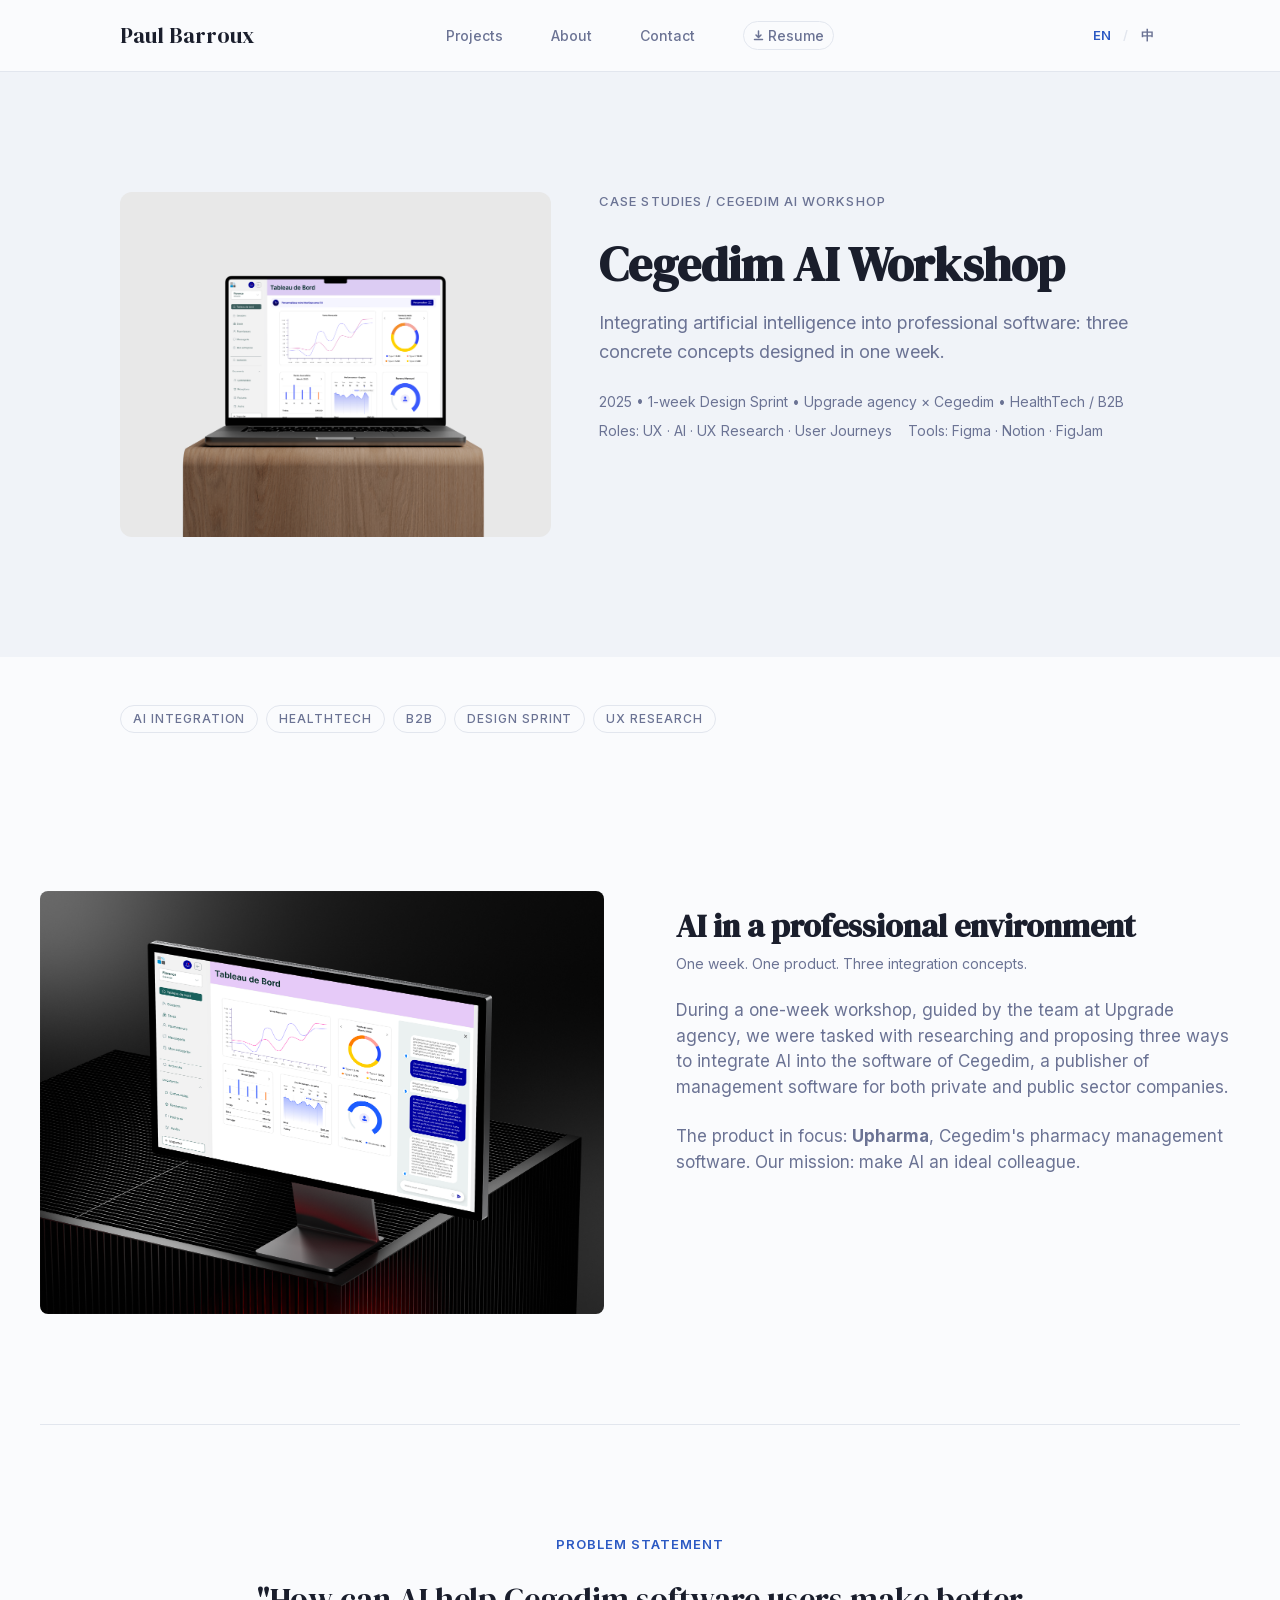
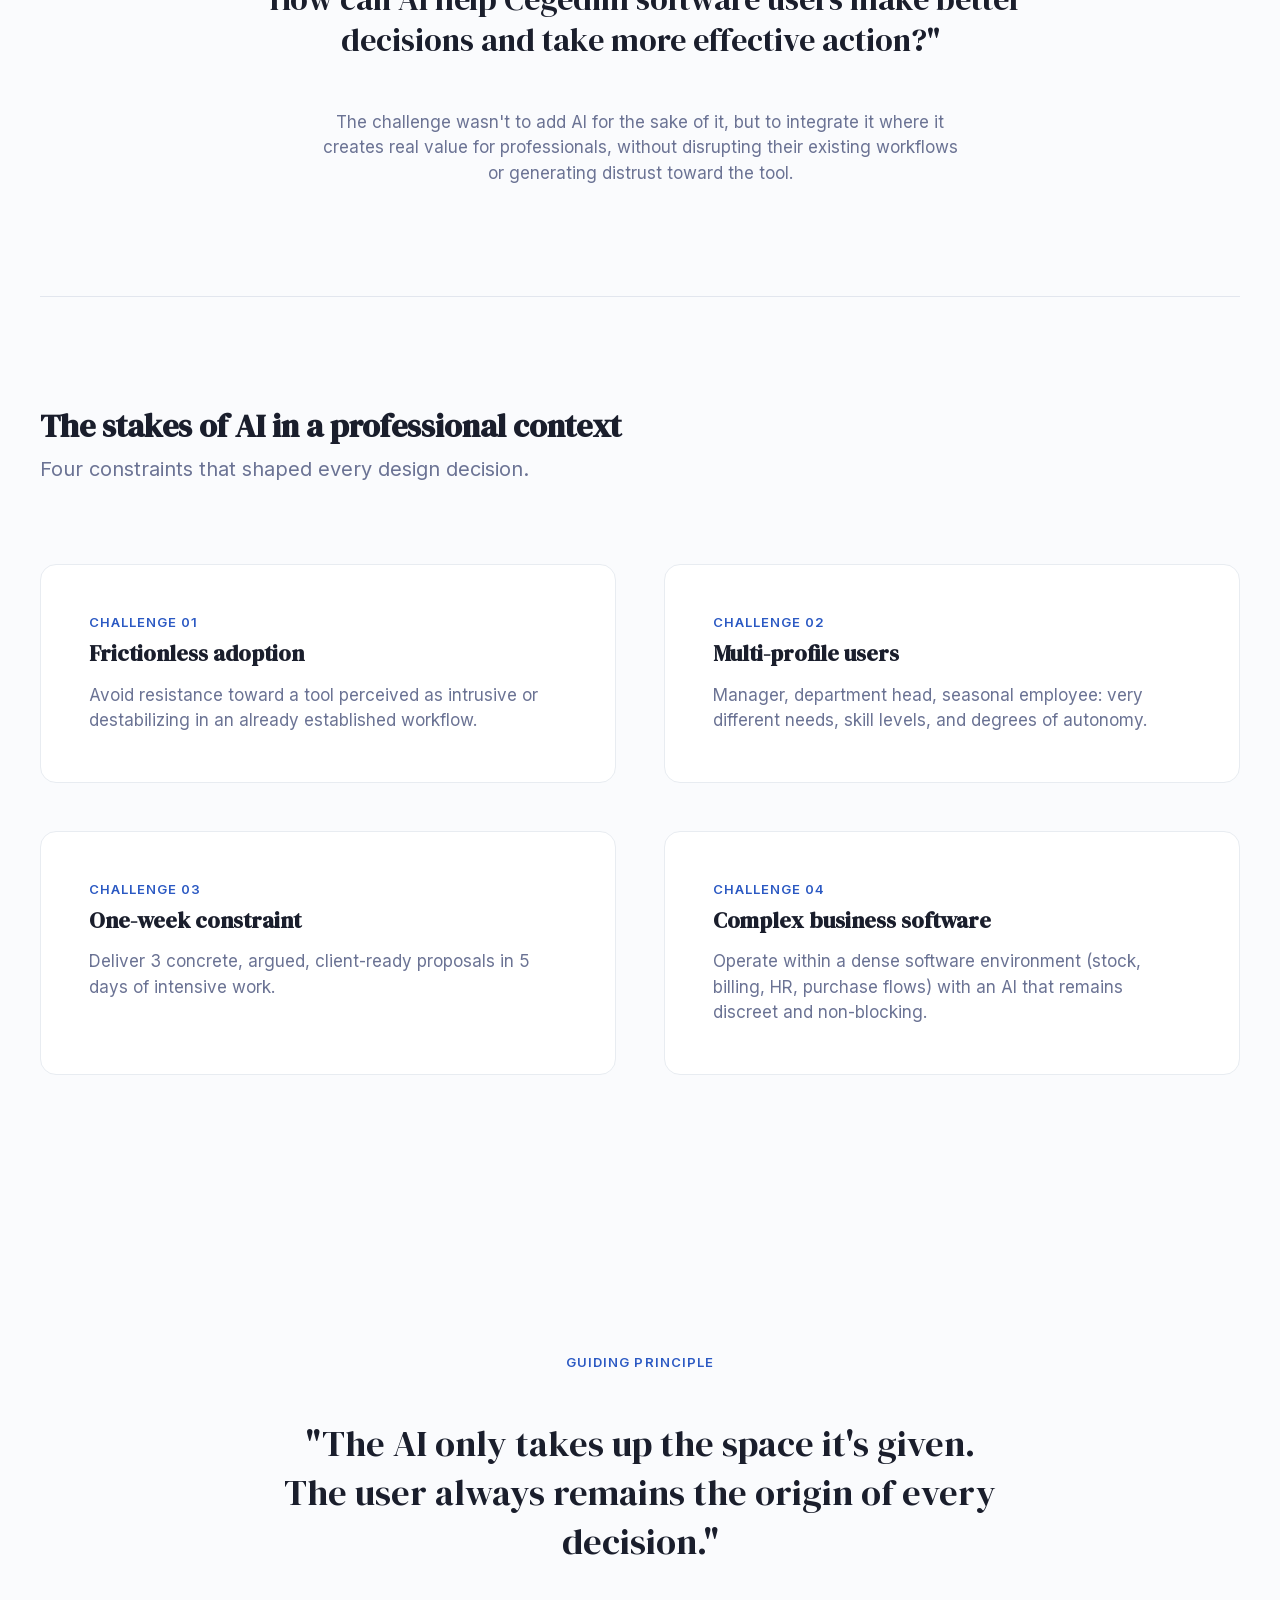
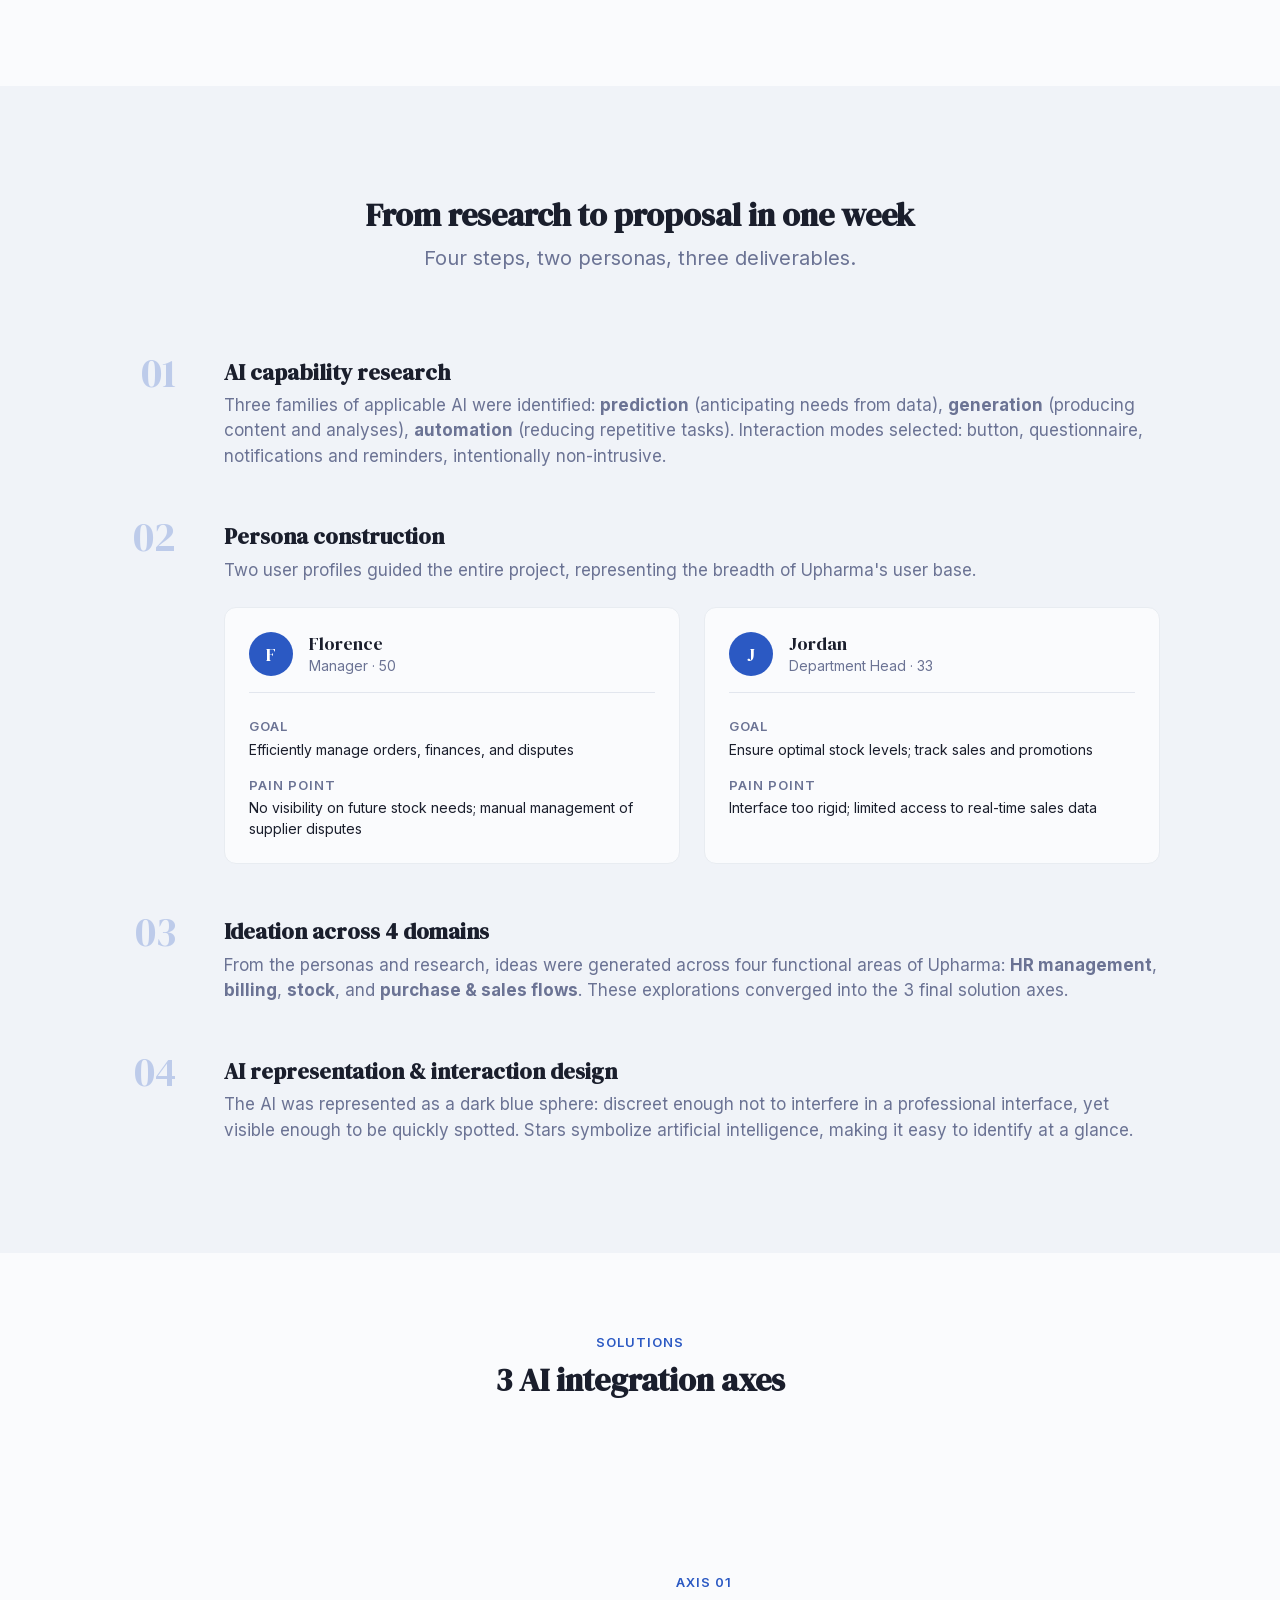
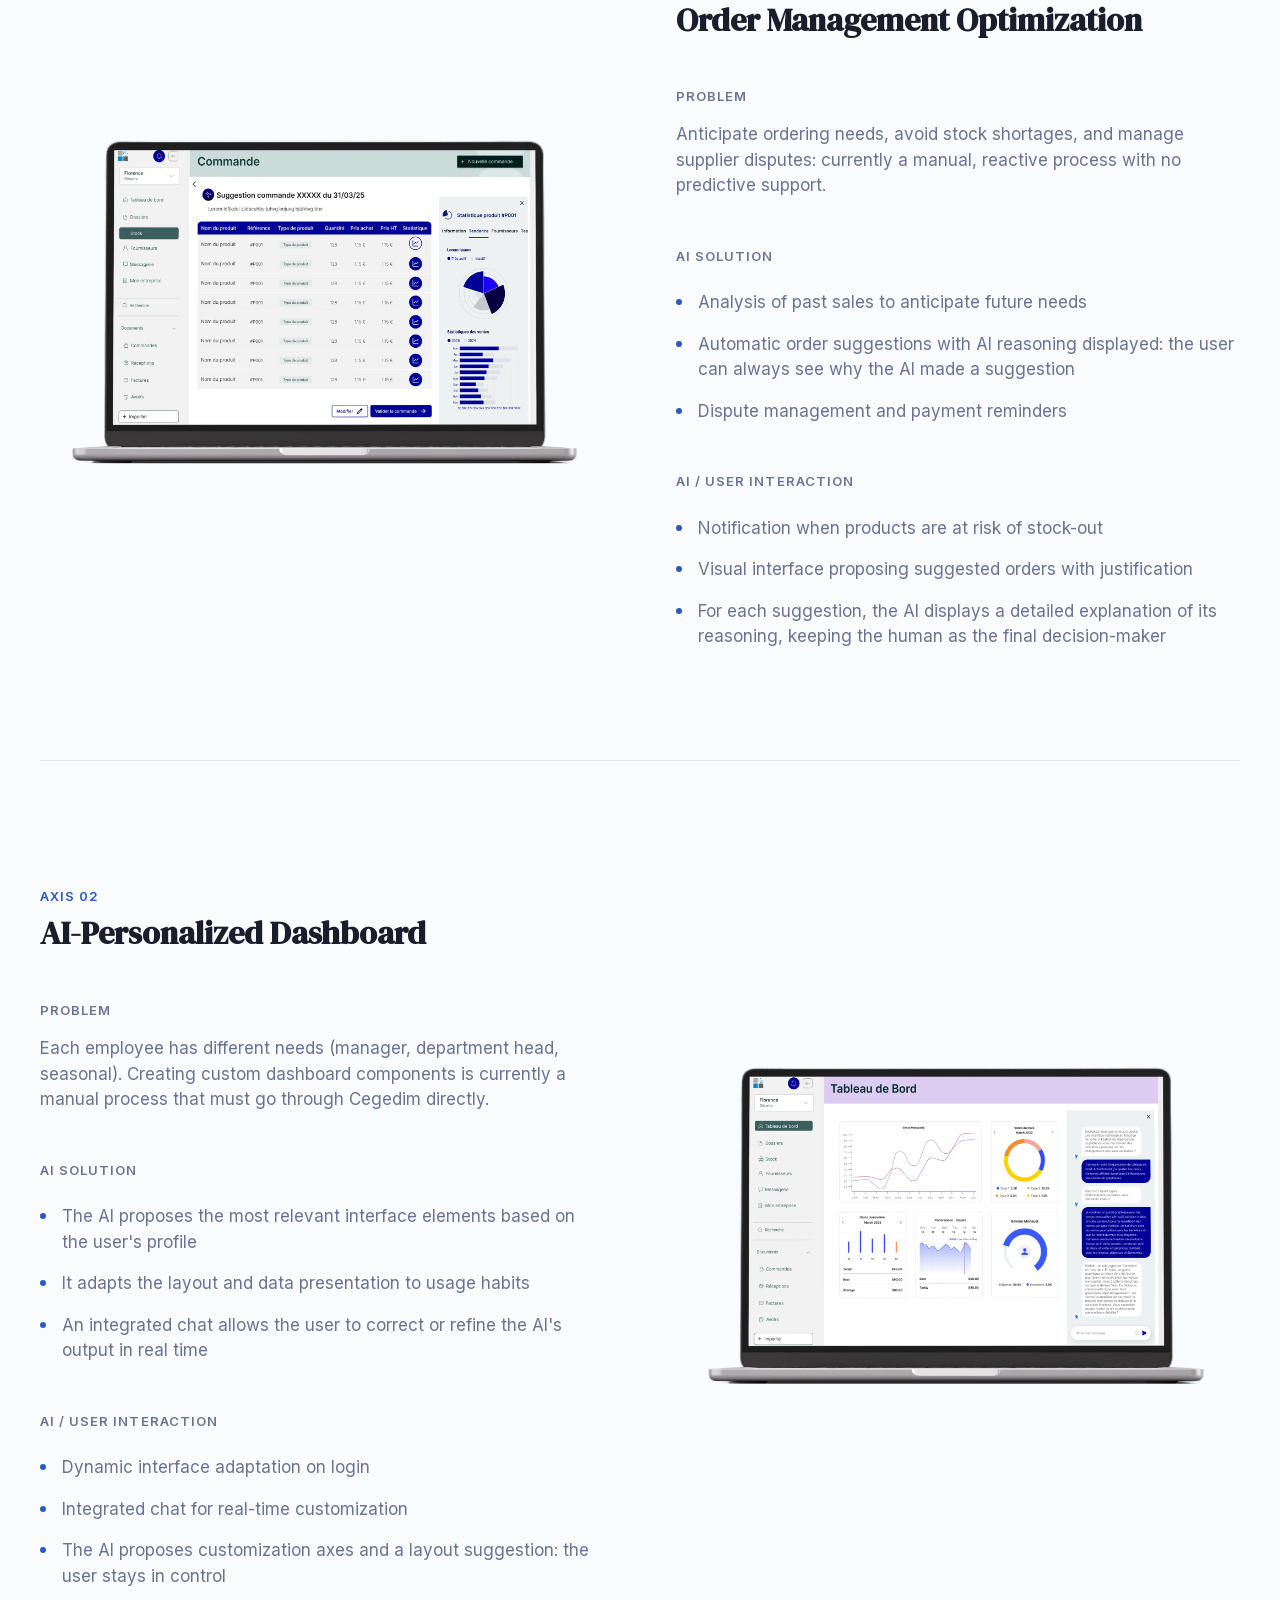
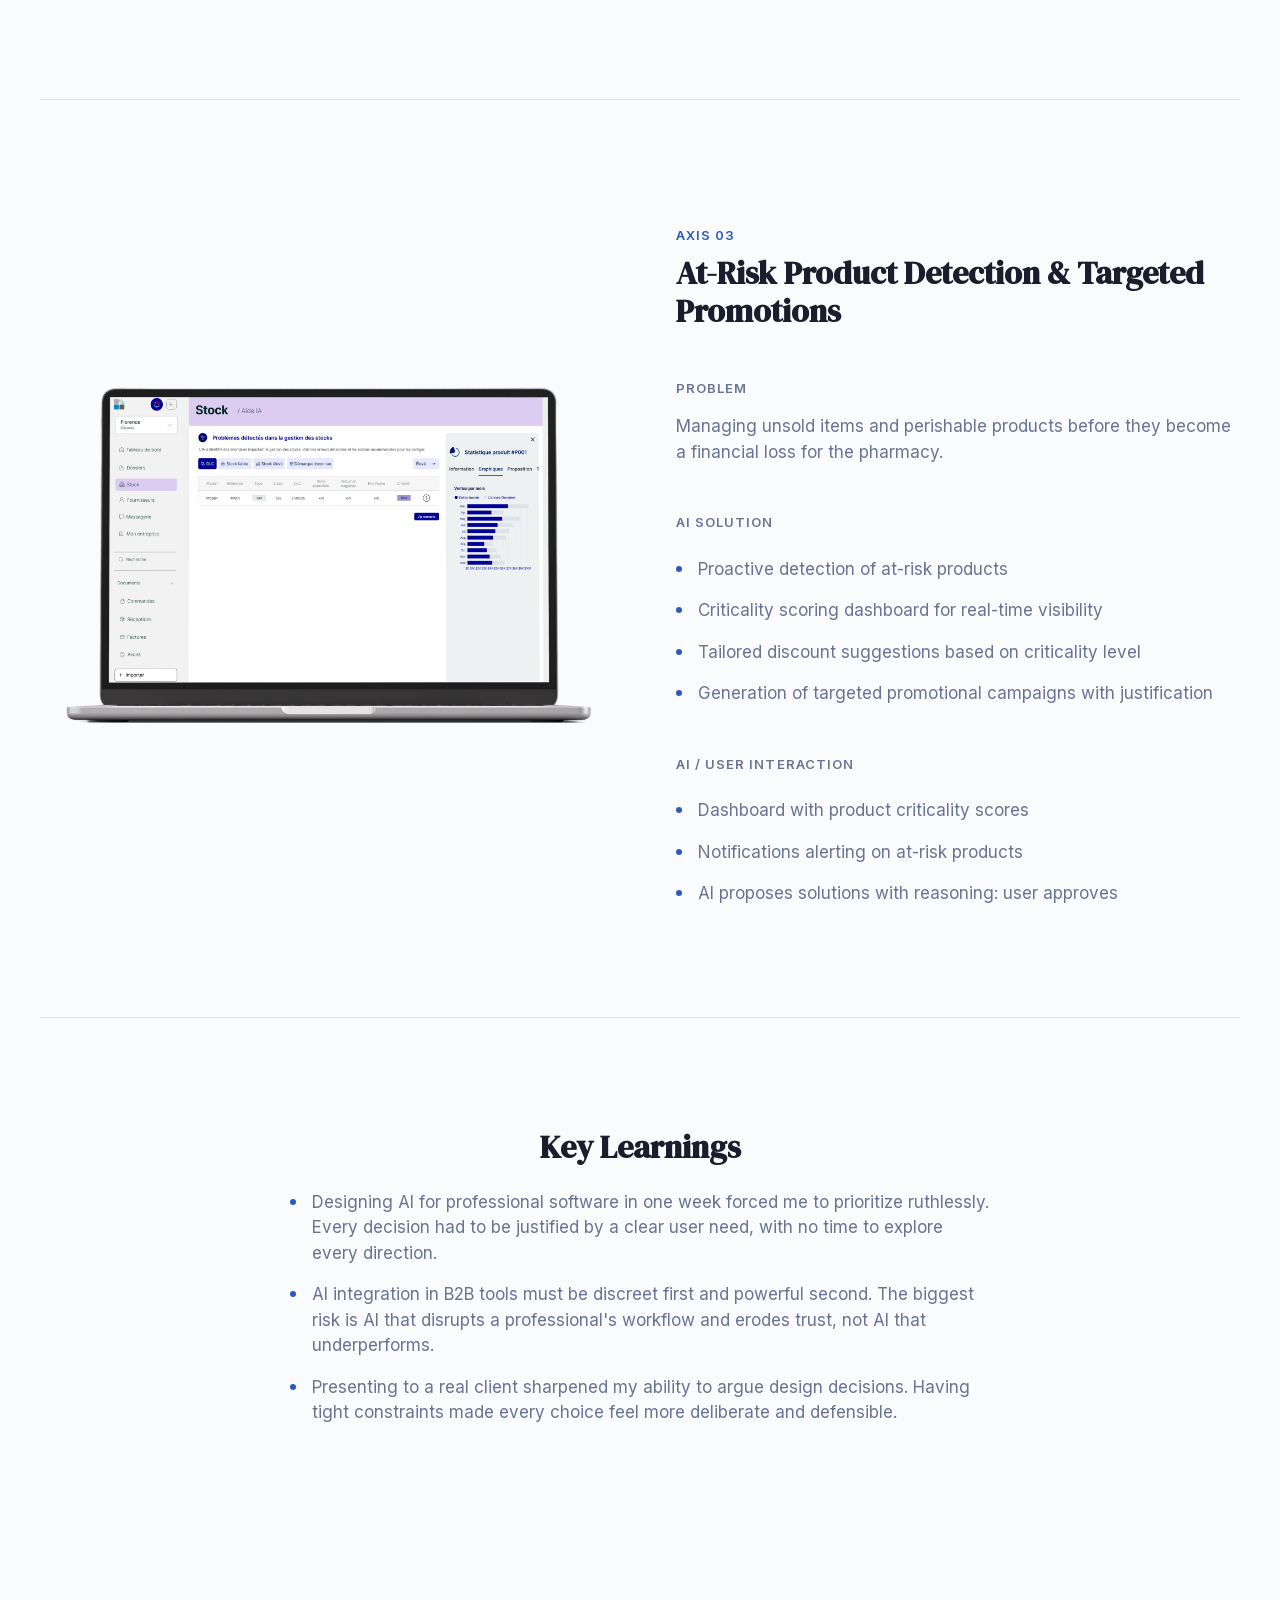
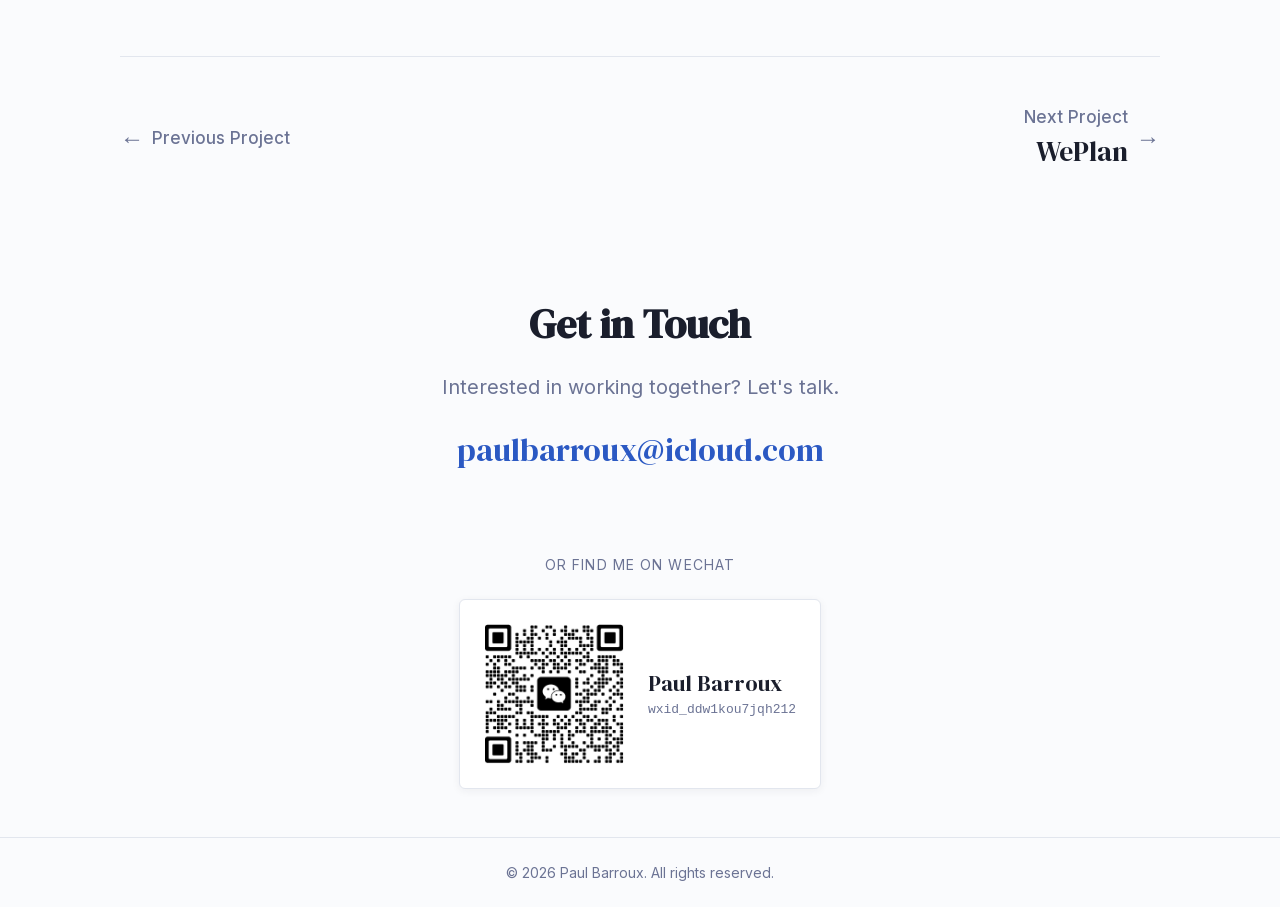
<file: cegedim.html>
<!DOCTYPE html>
<html lang="en">
<head>
  <meta charset="UTF-8">
  <meta name="viewport" content="width=device-width, initial-scale=1.0">
  <meta name="description" content="Cegedim AI Workshop: Integrating artificial intelligence into professional software. Three concrete concepts designed in one week.">
  <meta property="og:title" content="Cegedim AI Workshop · Paul Barroux">
  <meta property="og:description" content="Integrating artificial intelligence into professional software: three concrete concepts designed in one week.">
  <meta property="og:type" content="website">
  <title>Cegedim AI Workshop · Paul Barroux</title>

  <!-- Favicon -->
  <link rel="icon" href="data:image/svg+xml,<svg xmlns='http://www.w3.org/2000/svg' viewBox='0 0 32 32'><rect width='32' height='32' rx='4' fill='%232B59C3'/><text x='50%25' y='55%25' dominant-baseline='central' text-anchor='middle' fill='white' font-family='serif' font-size='20' font-weight='bold'>P</text></svg>">

  <!-- Fonts (self-hosted) & Styles -->
  <link rel="preload" href="assets/fonts/Inter-latin.woff2" as="font" type="font/woff2" crossorigin>
  <link rel="preload" href="assets/fonts/DMSerifDisplay-latin.woff2" as="font" type="font/woff2" crossorigin>
  <link rel="stylesheet" href="css/styles.css">
</head>
<body data-page="project">

  <!-- ========== NAVIGATION ========== -->
  <header class="navbar" role="banner">
    <nav class="navbar__inner" role="navigation" aria-label="Main navigation">
      <a href="index.html" class="navbar__logo">Paul Barroux</a>
      <div class="navbar__links">
        <a href="index.html#projects" class="navbar__link"><span data-lang="en">Projects</span><span data-lang="zh">项目</span></a>
        <a href="about.html" class="navbar__link"><span data-lang="en">About</span><span data-lang="zh">关于</span></a>
        <a href="#contact" class="navbar__link"><span data-lang="en">Contact</span><span data-lang="zh">联系</span></a>
        <a href="assets/pdf/CV_Paul_Barroux.pdf" download class="navbar__cv" aria-label="Download Resume">
          <svg width="11" height="11" viewBox="0 0 11 11" fill="none" stroke="currentColor" stroke-width="1.5" stroke-linecap="round" stroke-linejoin="round" aria-hidden="true"><path d="M5.5 1v6M3 5l2.5 2.5L8 5"/><path d="M1.5 9.5h8"/></svg>
          <span data-lang="en">Resume</span>
          <span data-lang="zh">简历</span>
        </a>
      </div>
      <div class="navbar__end">
        <div class="lang-toggle" role="group" aria-label="Language">
          <button class="lang-toggle__btn active" data-set-lang="en" type="button" aria-label="English">EN</button>
          <span class="lang-toggle__sep" aria-hidden="true">/</span>
          <button class="lang-toggle__btn" data-set-lang="zh" type="button" aria-label="中文">中</button>
        </div>
        <button class="hamburger" aria-label="Toggle menu" aria-expanded="false">
          <span class="hamburger__line"></span>
          <span class="hamburger__line"></span>
          <span class="hamburger__line"></span>
        </button>
      </div>
    </nav>
  </header>

  <!-- Mobile menu -->
  <div class="mobile-menu__overlay" aria-hidden="true"></div>
  <div class="mobile-menu" aria-hidden="true">
    <a href="index.html#projects" class="mobile-menu__link"><span data-lang="en">Projects</span><span data-lang="zh">项目</span></a>
    <a href="about.html" class="mobile-menu__link"><span data-lang="en">About</span><span data-lang="zh">关于</span></a>
    <a href="#contact" class="mobile-menu__link"><span data-lang="en">Contact</span><span data-lang="zh">联系</span></a>
    <a href="assets/pdf/CV_Paul_Barroux.pdf" download class="mobile-menu__link">
      <span data-lang="en">Resume</span>
      <span data-lang="zh">简历</span>
    </a>
    <div class="lang-toggle lang-toggle--mobile" role="group" aria-label="Language">
      <button class="lang-toggle__btn active" data-set-lang="en" type="button">EN</button>
      <span class="lang-toggle__sep" aria-hidden="true">/</span>
      <button class="lang-toggle__btn" data-set-lang="zh" type="button">中</button>
    </div>
  </div>

  <main>

    <!-- ========== HEADER ========== -->
    <section class="case-header">
      <div class="container">
        <div class="case-header__inner">
          <div class="case-header__hero-img">
            <img src="assets/images/CegedimHeroimage.avif" alt="Cegedim AI Workshop — project visual" loading="eager">
          </div>
          <div class="case-header__content reveal">
            <p class="case-header__breadcrumb">
              <span data-lang="en">Case Studies / Cegedim AI Workshop</span>
              <span data-lang="zh">案例研究 / Cegedim AI 工作坊</span>
            </p>
            <h1 class="case-header__title">
              <span data-lang="en">Cegedim AI Workshop</span>
              <span data-lang="zh">Cegedim AI 工作坊</span>
            </h1>
            <p class="case-header__desc">
              <span data-lang="en">Integrating artificial intelligence into professional software: three concrete concepts designed in one week.</span>
              <span data-lang="zh">将人工智能融入专业软件——在一周内设计出三个具体概念。</span>
            </p>
            <p class="case-header__meta">
              <span data-lang="en">2025 &bull; 1-week Design Sprint &bull; Upgrade agency &times; Cegedim &bull; HealthTech / B2B</span>
              <span data-lang="zh">2025 &bull; 一周设计冲刺 &bull; Upgrade 机构 &times; Cegedim &bull; 医疗科技 / B2B</span>
            </p>
            <p class="case-header__meta">
              <span data-lang="en">Roles: UX &middot; AI &middot; UX Research &middot; User Journeys &nbsp;&nbsp; Tools: Figma &middot; Notion &middot; FigJam</span>
              <span data-lang="zh">角色：UX &middot; 人工智能 &middot; UX 研究 &middot; 用户旅程 &nbsp;&nbsp; 工具：Figma &middot; Notion &middot; FigJam</span>
            </p>
          </div>
        </div>
      </div>
    </section>

    <!-- Tags -->
    <div class="container">
      <div class="case-tags reveal">
        <span class="tag"><span data-lang="en">AI Integration</span><span data-lang="zh">AI 整合</span></span>
        <span class="tag"><span data-lang="en">HealthTech</span><span data-lang="zh">医疗科技</span></span>
        <span class="tag"><span data-lang="en">B2B</span><span data-lang="zh">B2B</span></span>
        <span class="tag"><span data-lang="en">Design Sprint</span><span data-lang="zh">设计冲刺</span></span>
        <span class="tag"><span data-lang="en">UX Research</span><span data-lang="zh">UX 研究</span></span>
      </div>
    </div>

    <!-- ========== CASE STUDY CONTENT ========== -->
    <article>

      <!-- ── Section 01: Context ── -->
      <div class="case-block container reveal">
        <div class="case-block__grid">
          <div class="case-block__image">
            <img src="assets/images/CegedimUpharma.png" alt="Upharma pharmacy management software interface" loading="lazy">
          </div>
          <div class="case-block__content">
            <h2 class="case-block__title">
              <span data-lang="en">AI in a professional environment</span>
              <span data-lang="zh">专业环境中的人工智能</span>
            </h2>
            <p class="case-block__subtitle">
              <span data-lang="en">One week. One product. Three integration concepts.</span>
              <span data-lang="zh">一周。一款产品。三个整合概念。</span>
            </p>
            <p class="case-block__text">
              <span data-lang="en">During a one-week workshop, guided by the team at Upgrade agency, we were tasked with researching and proposing three ways to integrate AI into the software of Cegedim, a publisher of management software for both private and public sector companies.</span>
              <span data-lang="zh">在为期一周的工作坊中，在 Upgrade 机构团队的指导下，我们的任务是研究并提出三种将 AI 融入 Cegedim 软件的方式——Cegedim 是一家面向私营和公共部门企业的管理软件出版商。</span>
            </p>
            <p class="case-block__text" style="margin-top: var(--space-md);">
              <span data-lang="en">The product in focus: <strong>Upharma</strong>, Cegedim's pharmacy management software. Our mission: make AI an ideal colleague.</span>
              <span data-lang="zh">聚焦产品：<strong>Upharma</strong>，Cegedim 的药店管理软件。我们的使命：让 AI 成为理想的同事。</span>
            </p>
          </div>
        </div>
      </div>

      <!-- ── Section 02: Problem Statement ── -->
      <div class="case-question container reveal">
        <p class="case-question__label">
          <span data-lang="en">Problem Statement</span>
          <span data-lang="zh">问题陈述</span>
        </p>
        <p class="case-question__quote">
          <span data-lang="en">"How can AI help Cegedim software users make better decisions and take more effective action?"</span>
          <span data-lang="zh">「AI 如何帮助 Cegedim 软件用户做出更好的决策并采取更有效的行动？」</span>
        </p>
        <p class="case-question__text">
          <span data-lang="en">The challenge wasn't to add AI for the sake of it, but to integrate it where it creates real value for professionals, without disrupting their existing workflows or generating distrust toward the tool.</span>
          <span data-lang="zh">挑战不在于为了 AI 而添加 AI——而是要将其融入真正为专业人士创造价值的场景，同时不干扰现有工作流程，也不引发对工具的不信任。</span>
        </p>
      </div>

      <!-- ── Section 03: Challenges ── -->
      <div class="case-problem container reveal">
        <div class="case-problem__header">
          <h2 class="case-problem__title">
            <span data-lang="en">The stakes of AI in a professional context</span>
            <span data-lang="zh">专业情境中 AI 的关键挑战</span>
          </h2>
          <p class="case-problem__subtitle">
            <span data-lang="en">Four constraints that shaped every design decision.</span>
            <span data-lang="zh">塑造每一个设计决策的四大约束条件。</span>
          </p>
        </div>
        <div class="case-problem__grid">

          <div class="case-problem__card">
            <p class="case-problem__card-num">
              <span data-lang="en">Challenge 01</span>
              <span data-lang="zh">挑战 01</span>
            </p>
            <h3 class="case-problem__card-category">
              <span data-lang="en">Frictionless adoption</span>
              <span data-lang="zh">无摩擦采用</span>
            </h3>
            <p class="case-problem__card-text">
              <span data-lang="en">Avoid resistance toward a tool perceived as intrusive or destabilizing in an already established workflow.</span>
              <span data-lang="zh">避免对被视为具有侵入性或破坏现有工作流程的工具产生抵触情绪。</span>
            </p>
          </div>

          <div class="case-problem__card">
            <p class="case-problem__card-num">
              <span data-lang="en">Challenge 02</span>
              <span data-lang="zh">挑战 02</span>
            </p>
            <h3 class="case-problem__card-category">
              <span data-lang="en">Multi-profile users</span>
              <span data-lang="zh">多样化用户群体</span>
            </h3>
            <p class="case-problem__card-text">
              <span data-lang="en">Manager, department head, seasonal employee: very different needs, skill levels, and degrees of autonomy.</span>
              <span data-lang="zh">管理者、部门负责人、季节性员工：需求、技能水平和自主程度差异显著。</span>
            </p>
          </div>

          <div class="case-problem__card">
            <p class="case-problem__card-num">
              <span data-lang="en">Challenge 03</span>
              <span data-lang="zh">挑战 03</span>
            </p>
            <h3 class="case-problem__card-category">
              <span data-lang="en">One-week constraint</span>
              <span data-lang="zh">一周约束</span>
            </h3>
            <p class="case-problem__card-text">
              <span data-lang="en">Deliver 3 concrete, argued, client-ready proposals in 5 days of intensive work.</span>
              <span data-lang="zh">在 5 天高强度工作中，交付 3 个具体、有充分论证且可提交给客户的方案。</span>
            </p>
          </div>

          <div class="case-problem__card">
            <p class="case-problem__card-num">
              <span data-lang="en">Challenge 04</span>
              <span data-lang="zh">挑战 04</span>
            </p>
            <h3 class="case-problem__card-category">
              <span data-lang="en">Complex business software</span>
              <span data-lang="zh">复杂的企业软件</span>
            </h3>
            <p class="case-problem__card-text">
              <span data-lang="en">Operate within a dense software environment (stock, billing, HR, purchase flows) with an AI that remains discreet and non-blocking.</span>
              <span data-lang="zh">在密集的软件环境中（库存、计费、HR、采购流程）运作，同时确保 AI 保持低调且不阻断流程。</span>
            </p>
          </div>

        </div>
      </div>

      <!-- ── Section 04: Guiding Principle ── -->
      <div class="case-principle reveal">
        <div class="container">
          <p class="case-principle__label">
            <span data-lang="en">Guiding Principle</span>
            <span data-lang="zh">指导原则</span>
          </p>
          <p class="case-principle__quote">
            <span data-lang="en">"The AI only takes up the space it's given. The user always remains the origin of every decision."</span>
            <span data-lang="zh">「AI 只占用被赋予它的空间。用户始终是每个决策的原点。」</span>
          </p>
        </div>
      </div>

      <!-- ── Section 05: Methodology ── -->
      <div class="case-methodology reveal">
        <div class="container">
          <div class="case-methodology__header">
            <h2 class="case-methodology__title">
              <span data-lang="en">From research to proposal in one week</span>
              <span data-lang="zh">一周内从研究到方案</span>
            </h2>
            <p class="case-methodology__subtitle">
              <span data-lang="en">Four steps, two personas, three deliverables.</span>
              <span data-lang="zh">四个步骤，两个用户画像，三份交付成果。</span>
            </p>
          </div>

          <div class="case-steps">

            <div class="case-step">
              <span class="case-step__num">01</span>
              <div class="case-step__body">
                <h3 class="case-step__title">
                  <span data-lang="en">AI capability research</span>
                  <span data-lang="zh">AI 能力研究</span>
                </h3>
                <p class="case-step__text">
                  <span data-lang="en">Three families of applicable AI were identified: <strong>prediction</strong> (anticipating needs from data), <strong>generation</strong> (producing content and analyses), <strong>automation</strong> (reducing repetitive tasks). Interaction modes selected: button, questionnaire, notifications and reminders, intentionally non-intrusive.</span>
                  <span data-lang="zh">识别出三类可应用的 AI 能力：<strong>预测</strong>（从数据中预见需求）、<strong>生成</strong>（产出内容和分析）、<strong>自动化</strong>（减少重复性任务）。选定的交互方式：按钮、问卷、通知与提醒——刻意保持非侵入性。</span>
                </p>
              </div>
            </div>

            <div class="case-step">
              <span class="case-step__num">02</span>
              <div class="case-step__body">
                <h3 class="case-step__title">
                  <span data-lang="en">Persona construction</span>
                  <span data-lang="zh">用户画像构建</span>
                </h3>
                <p class="case-step__text">
                  <span data-lang="en">Two user profiles guided the entire project, representing the breadth of Upharma's user base.</span>
                  <span data-lang="zh">两个用户画像贯穿整个项目——代表 Upharma 用户群体的广度。</span>
                </p>
                <div class="case-personas">

                  <div class="case-persona">
                    <div class="case-persona__header">
                      <div class="case-persona__avatar" aria-hidden="true">F</div>
                      <div>
                        <p class="case-persona__name">Florence</p>
                        <p class="case-persona__role">
                          <span data-lang="en">Manager · 50</span>
                          <span data-lang="zh">管理者 · 50 岁</span>
                        </p>
                      </div>
                    </div>
                    <div class="case-persona__facts">
                      <div>
                        <p class="case-persona__fact-label">
                          <span data-lang="en">Goal</span>
                          <span data-lang="zh">目标</span>
                        </p>
                        <p class="case-persona__fact-text">
                          <span data-lang="en">Efficiently manage orders, finances, and disputes</span>
                          <span data-lang="zh">高效管理订单、财务和纠纷</span>
                        </p>
                      </div>
                      <div>
                        <p class="case-persona__fact-label">
                          <span data-lang="en">Pain point</span>
                          <span data-lang="zh">痛点</span>
                        </p>
                        <p class="case-persona__fact-text">
                          <span data-lang="en">No visibility on future stock needs; manual management of supplier disputes</span>
                          <span data-lang="zh">对未来库存需求缺乏可见性；人工处理供应商纠纷</span>
                        </p>
                      </div>
                    </div>
                  </div>

                  <div class="case-persona">
                    <div class="case-persona__header">
                      <div class="case-persona__avatar" aria-hidden="true">J</div>
                      <div>
                        <p class="case-persona__name">Jordan</p>
                        <p class="case-persona__role">
                          <span data-lang="en">Department Head · 33</span>
                          <span data-lang="zh">部门负责人 · 33 岁</span>
                        </p>
                      </div>
                    </div>
                    <div class="case-persona__facts">
                      <div>
                        <p class="case-persona__fact-label">
                          <span data-lang="en">Goal</span>
                          <span data-lang="zh">目标</span>
                        </p>
                        <p class="case-persona__fact-text">
                          <span data-lang="en">Ensure optimal stock levels; track sales and promotions</span>
                          <span data-lang="zh">确保最优库存水平；跟踪销售和促销活动</span>
                        </p>
                      </div>
                      <div>
                        <p class="case-persona__fact-label">
                          <span data-lang="en">Pain point</span>
                          <span data-lang="zh">痛点</span>
                        </p>
                        <p class="case-persona__fact-text">
                          <span data-lang="en">Interface too rigid; limited access to real-time sales data</span>
                          <span data-lang="zh">界面过于僵硬；获取实时销售数据受限</span>
                        </p>
                      </div>
                    </div>
                  </div>

                </div>
              </div>
            </div>

            <div class="case-step">
              <span class="case-step__num">03</span>
              <div class="case-step__body">
                <h3 class="case-step__title">
                  <span data-lang="en">Ideation across 4 domains</span>
                  <span data-lang="zh">四大领域的创意生成</span>
                </h3>
                <p class="case-step__text">
                  <span data-lang="en">From the personas and research, ideas were generated across four functional areas of Upharma: <strong>HR management</strong>, <strong>billing</strong>, <strong>stock</strong>, and <strong>purchase &amp; sales flows</strong>. These explorations converged into the 3 final solution axes.</span>
                  <span data-lang="zh">结合用户画像和研究成果，围绕 Upharma 的四大功能领域展开创意生成：<strong>HR 管理</strong>、<strong>计费</strong>、<strong>库存</strong>以及<strong>采购与销售流程</strong>。这些探索最终汇聚为 3 个解决方案轴线。</span>
                </p>
              </div>
            </div>

            <div class="case-step">
              <span class="case-step__num">04</span>
              <div class="case-step__body">
                <h3 class="case-step__title">
                  <span data-lang="en">AI representation &amp; interaction design</span>
                  <span data-lang="zh">AI 形象与交互设计</span>
                </h3>
                <p class="case-step__text">
                  <span data-lang="en">The AI was represented as a dark blue sphere: discreet enough not to interfere in a professional interface, yet visible enough to be quickly spotted. Stars symbolize artificial intelligence, making it easy to identify at a glance.</span>
                  <span data-lang="zh">AI 被呈现为深蓝色球体——低调到不干扰专业界面，同时又足够显眼以便快速识别。星形符号象征人工智能，使其一眼便可辨认。</span>
                </p>
              </div>
            </div>

          </div>
        </div>
      </div>

      <!-- ── Section 06: Solutions ── -->
      <div class="case-section-intro container reveal">
        <p class="case-section-intro__label">
          <span data-lang="en">Solutions</span>
          <span data-lang="zh">解决方案</span>
        </p>
        <h2 class="case-section-intro__title">
          <span data-lang="en">3 AI integration axes</span>
          <span data-lang="zh">3 个 AI 整合轴线</span>
        </h2>
      </div>

      <!-- Axis 01 — Order Management Optimization -->
      <div class="case-block container reveal">
        <div class="case-block__grid">
          <div class="case-block__image" style="align-self: center;">
            <img src="assets/images/CegedimAxis1.webp" alt="Axis 01 — Order management dashboard with AI order suggestions and reasoning" loading="lazy">
          </div>
          <div class="case-block__content">
            <p class="case-feature-label">
              <span data-lang="en">Axis 01</span>
              <span data-lang="zh">轴线 01</span>
            </p>
            <h2 class="case-block__title">
              <span data-lang="en">Order Management Optimization</span>
              <span data-lang="zh">订单管理优化</span>
            </h2>

            <p class="case-block__section-label">
              <span data-lang="en">Problem</span>
              <span data-lang="zh">问题</span>
            </p>
            <p class="case-block__text">
              <span data-lang="en">Anticipate ordering needs, avoid stock shortages, and manage supplier disputes: currently a manual, reactive process with no predictive support.</span>
              <span data-lang="zh">预测订购需求、避免库存短缺并管理供应商纠纷——目前是一个手动、被动的流程，没有预测性支持。</span>
            </p>

            <p class="case-block__section-label">
              <span data-lang="en">AI Solution</span>
              <span data-lang="zh">AI 解决方案</span>
            </p>
            <ul class="case-list">
              <li class="case-list__item">
                <span data-lang="en">Analysis of past sales to anticipate future needs</span>
                <span data-lang="zh">分析历史销售数据以预见未来需求</span>
              </li>
              <li class="case-list__item">
                <span data-lang="en">Automatic order suggestions with AI reasoning displayed: the user can always see why the AI made a suggestion</span>
                <span data-lang="zh">自动订单建议并显示 AI 推理过程——用户始终可以看到 AI 提出建议的原因</span>
              </li>
              <li class="case-list__item">
                <span data-lang="en">Dispute management and payment reminders</span>
                <span data-lang="zh">纠纷管理和付款提醒</span>
              </li>
            </ul>

            <p class="case-block__section-label">
              <span data-lang="en">AI / User Interaction</span>
              <span data-lang="zh">AI / 用户交互</span>
            </p>
            <ul class="case-list">
              <li class="case-list__item">
                <span data-lang="en">Notification when products are at risk of stock-out</span>
                <span data-lang="zh">产品面临缺货风险时发出通知</span>
              </li>
              <li class="case-list__item">
                <span data-lang="en">Visual interface proposing suggested orders with justification</span>
                <span data-lang="zh">可视化界面提出带理由的订单建议</span>
              </li>
              <li class="case-list__item">
                <span data-lang="en">For each suggestion, the AI displays a detailed explanation of its reasoning, keeping the human as the final decision-maker</span>
                <span data-lang="zh">对每个建议，AI 都会显示其推理的详细说明——确保人类是最终决策者</span>
              </li>
            </ul>
          </div>
        </div>
      </div>

      <!-- Axis 02 — AI-Personalized Dashboard -->
      <div class="case-block case-block--reversed container reveal">
        <div class="case-block__grid">
          <div class="case-block__image" style="align-self: center;">
            <img src="assets/images/CegedimAxis2.webp" alt="Axis 02 — AI-personalized dashboard with integrated chat interface" loading="lazy">
          </div>
          <div class="case-block__content">
            <p class="case-feature-label">
              <span data-lang="en">Axis 02</span>
              <span data-lang="zh">轴线 02</span>
            </p>
            <h2 class="case-block__title">
              <span data-lang="en">AI-Personalized Dashboard</span>
              <span data-lang="zh">AI 个性化仪表盘</span>
            </h2>

            <p class="case-block__section-label">
              <span data-lang="en">Problem</span>
              <span data-lang="zh">问题</span>
            </p>
            <p class="case-block__text">
              <span data-lang="en">Each employee has different needs (manager, department head, seasonal). Creating custom dashboard components is currently a manual process that must go through Cegedim directly.</span>
              <span data-lang="zh">每位员工有不同需求（管理者、部门负责人、季节性员工）。创建自定义仪表盘组件目前是一个必须直接通过 Cegedim 操作的手动流程。</span>
            </p>

            <p class="case-block__section-label">
              <span data-lang="en">AI Solution</span>
              <span data-lang="zh">AI 解决方案</span>
            </p>
            <ul class="case-list">
              <li class="case-list__item">
                <span data-lang="en">The AI proposes the most relevant interface elements based on the user's profile</span>
                <span data-lang="zh">AI 根据用户画像提出最相关的界面元素</span>
              </li>
              <li class="case-list__item">
                <span data-lang="en">It adapts the layout and data presentation to usage habits</span>
                <span data-lang="zh">根据使用习惯调整布局和数据呈现</span>
              </li>
              <li class="case-list__item">
                <span data-lang="en">An integrated chat allows the user to correct or refine the AI's output in real time</span>
                <span data-lang="zh">内置聊天功能让用户可以实时修正或优化 AI 的输出</span>
              </li>
            </ul>

            <p class="case-block__section-label">
              <span data-lang="en">AI / User Interaction</span>
              <span data-lang="zh">AI / 用户交互</span>
            </p>
            <ul class="case-list">
              <li class="case-list__item">
                <span data-lang="en">Dynamic interface adaptation on login</span>
                <span data-lang="zh">登录时动态调整界面</span>
              </li>
              <li class="case-list__item">
                <span data-lang="en">Integrated chat for real-time customization</span>
                <span data-lang="zh">集成聊天实现实时个性化</span>
              </li>
              <li class="case-list__item">
                <span data-lang="en">The AI proposes customization axes and a layout suggestion: the user stays in control</span>
                <span data-lang="zh">AI 提出定制化方向和布局建议：用户始终掌控全局</span>
              </li>
            </ul>
          </div>
        </div>
      </div>

      <!-- Axis 03 — At-Risk Product Detection -->
      <div class="case-block container reveal">
        <div class="case-block__grid">
          <div class="case-block__image" style="align-self: center;">
            <img src="assets/images/CegedimAxis3.webp" alt="Axis 03 — At-risk product detection dashboard with criticality scores and promotion suggestions" loading="lazy">
          </div>
          <div class="case-block__content">
            <p class="case-feature-label">
              <span data-lang="en">Axis 03</span>
              <span data-lang="zh">轴线 03</span>
            </p>
            <h2 class="case-block__title">
              <span data-lang="en">At-Risk Product Detection &amp; Targeted Promotions</span>
              <span data-lang="zh">风险产品检测与精准促销</span>
            </h2>

            <p class="case-block__section-label">
              <span data-lang="en">Problem</span>
              <span data-lang="zh">问题</span>
            </p>
            <p class="case-block__text">
              <span data-lang="en">Managing unsold items and perishable products before they become a financial loss for the pharmacy.</span>
              <span data-lang="zh">在未售出商品和易腐产品造成药店财务损失之前进行管理。</span>
            </p>

            <p class="case-block__section-label">
              <span data-lang="en">AI Solution</span>
              <span data-lang="zh">AI 解决方案</span>
            </p>
            <ul class="case-list">
              <li class="case-list__item">
                <span data-lang="en">Proactive detection of at-risk products</span>
                <span data-lang="zh">主动检测风险产品</span>
              </li>
              <li class="case-list__item">
                <span data-lang="en">Criticality scoring dashboard for real-time visibility</span>
                <span data-lang="zh">紧急程度评分仪表盘，实现实时可见性</span>
              </li>
              <li class="case-list__item">
                <span data-lang="en">Tailored discount suggestions based on criticality level</span>
                <span data-lang="zh">基于紧急程度的定制折扣建议</span>
              </li>
              <li class="case-list__item">
                <span data-lang="en">Generation of targeted promotional campaigns with justification</span>
                <span data-lang="zh">生成带理由的精准促销活动</span>
              </li>
            </ul>

            <p class="case-block__section-label">
              <span data-lang="en">AI / User Interaction</span>
              <span data-lang="zh">AI / 用户交互</span>
            </p>
            <ul class="case-list">
              <li class="case-list__item">
                <span data-lang="en">Dashboard with product criticality scores</span>
                <span data-lang="zh">显示产品紧急程度评分的仪表盘</span>
              </li>
              <li class="case-list__item">
                <span data-lang="en">Notifications alerting on at-risk products</span>
                <span data-lang="zh">风险产品警报通知</span>
              </li>
              <li class="case-list__item">
                <span data-lang="en">AI proposes solutions with reasoning: user approves</span>
                <span data-lang="zh">AI 提出带推理的解决方案：用户审批确认</span>
              </li>
            </ul>
          </div>
        </div>
      </div>

      <!-- ── Section 07: Key Learnings ── -->
      <div class="case-learnings container reveal">
        <h2 class="case-learnings__title">
          <span data-lang="en">Key Learnings</span>
          <span data-lang="zh">关键收获</span>
        </h2>
        <ul class="case-list">
          <li class="case-list__item">
            <span data-lang="en">Designing AI for professional software in one week forced me to prioritize ruthlessly. Every decision had to be justified by a clear user need, with no time to explore every direction.</span>
            <span data-lang="zh">在一周内为专业软件设计AI功能，迫使我做出严格的优先级判断，每个决策都必须有明确的用户需求支撑。</span>
          </li>
          <li class="case-list__item">
            <span data-lang="en">AI integration in B2B tools must be discreet first and powerful second. The biggest risk is AI that disrupts a professional's workflow and erodes trust, not AI that underperforms.</span>
            <span data-lang="zh">B2B工具中的AI集成必须首先做到克制，其次才是强大。最大的风险是打乱专业人员的工作流程，而非AI表现不佳。</span>
          </li>
          <li class="case-list__item">
            <span data-lang="en">Presenting to a real client sharpened my ability to argue design decisions. Having tight constraints made every choice feel more deliberate and defensible.</span>
            <span data-lang="zh">向真实客户汇报让我更擅长为设计决策进行论证，严格的约束反而让每个选择更有说服力。</span>
          </li>
        </ul>
      </div>

    </article>

    <!-- ========== PROJECT NAVIGATION ========== -->
    <div class="container">
      <nav class="project-nav">
        <a href="decathlon.html" class="project-nav__link project-nav__link--back">
          <span class="project-nav__arrow">&larr;</span>
          <span data-lang="en">Previous Project</span><span data-lang="zh">上一个项目</span>
        </a>
        <a href="weplan.html" class="project-nav__link project-nav__link--next">
          <div>
            <span><span data-lang="en">Next Project</span><span data-lang="zh">下一个项目</span></span>
            <span class="project-nav__name">WePlan</span>
          </div>
          <span class="project-nav__arrow">&rarr;</span>
        </a>
      </nav>
    </div>

    <!-- ========== CONTACT ========== -->
    <section class="contact" id="contact">
      <div class="container">
        <h2 class="section-title reveal">
          <span data-lang="en">Get in Touch</span>
          <span data-lang="zh">联系我</span>
        </h2>
        <p class="contact__text reveal" data-delay="100">
          <span data-lang="en">Interested in working together? Let's talk.</span>
          <span data-lang="zh">想合作？欢迎联系。</span>
        </p>
        <a href="mailto:paulbarroux@icloud.com" class="contact__email reveal" data-delay="200">paulbarroux@icloud.com</a>

        <div class="contact__wechat reveal" data-delay="300">
          <p class="contact__wechat-label">
            <span data-lang="en">or find me on WeChat</span>
            <span data-lang="zh">或在微信添加我</span>
          </p>
          <div class="contact__wechat-card">
            <div class="contact__wechat-qr" aria-label="WeChat QR code">
              <img src="assets/images/WechatQR.jpeg" alt="WeChat QR code — scan to add Paul Barroux on WeChat" loading="lazy">
            </div>
            <div class="contact__wechat-info">
              <span class="contact__wechat-name">Paul Barroux</span>
              <span class="contact__wechat-id">wxid_ddw1kou7jqh212</span>
            </div>
          </div>
        </div>
      </div>
    </section>

  </main>

  <!-- ========== FOOTER ========== -->
  <footer class="footer">
    <div class="container">
      <p class="footer__copy">
        <span data-lang="en">&copy; 2026 Paul Barroux. All rights reserved.</span>
        <span data-lang="zh">&copy; 2026 Paul Barroux. 保留所有权利。</span>
      </p>
    </div>
  </footer>

  <script src="js/main.js"></script>
</body>
</html>
</file>
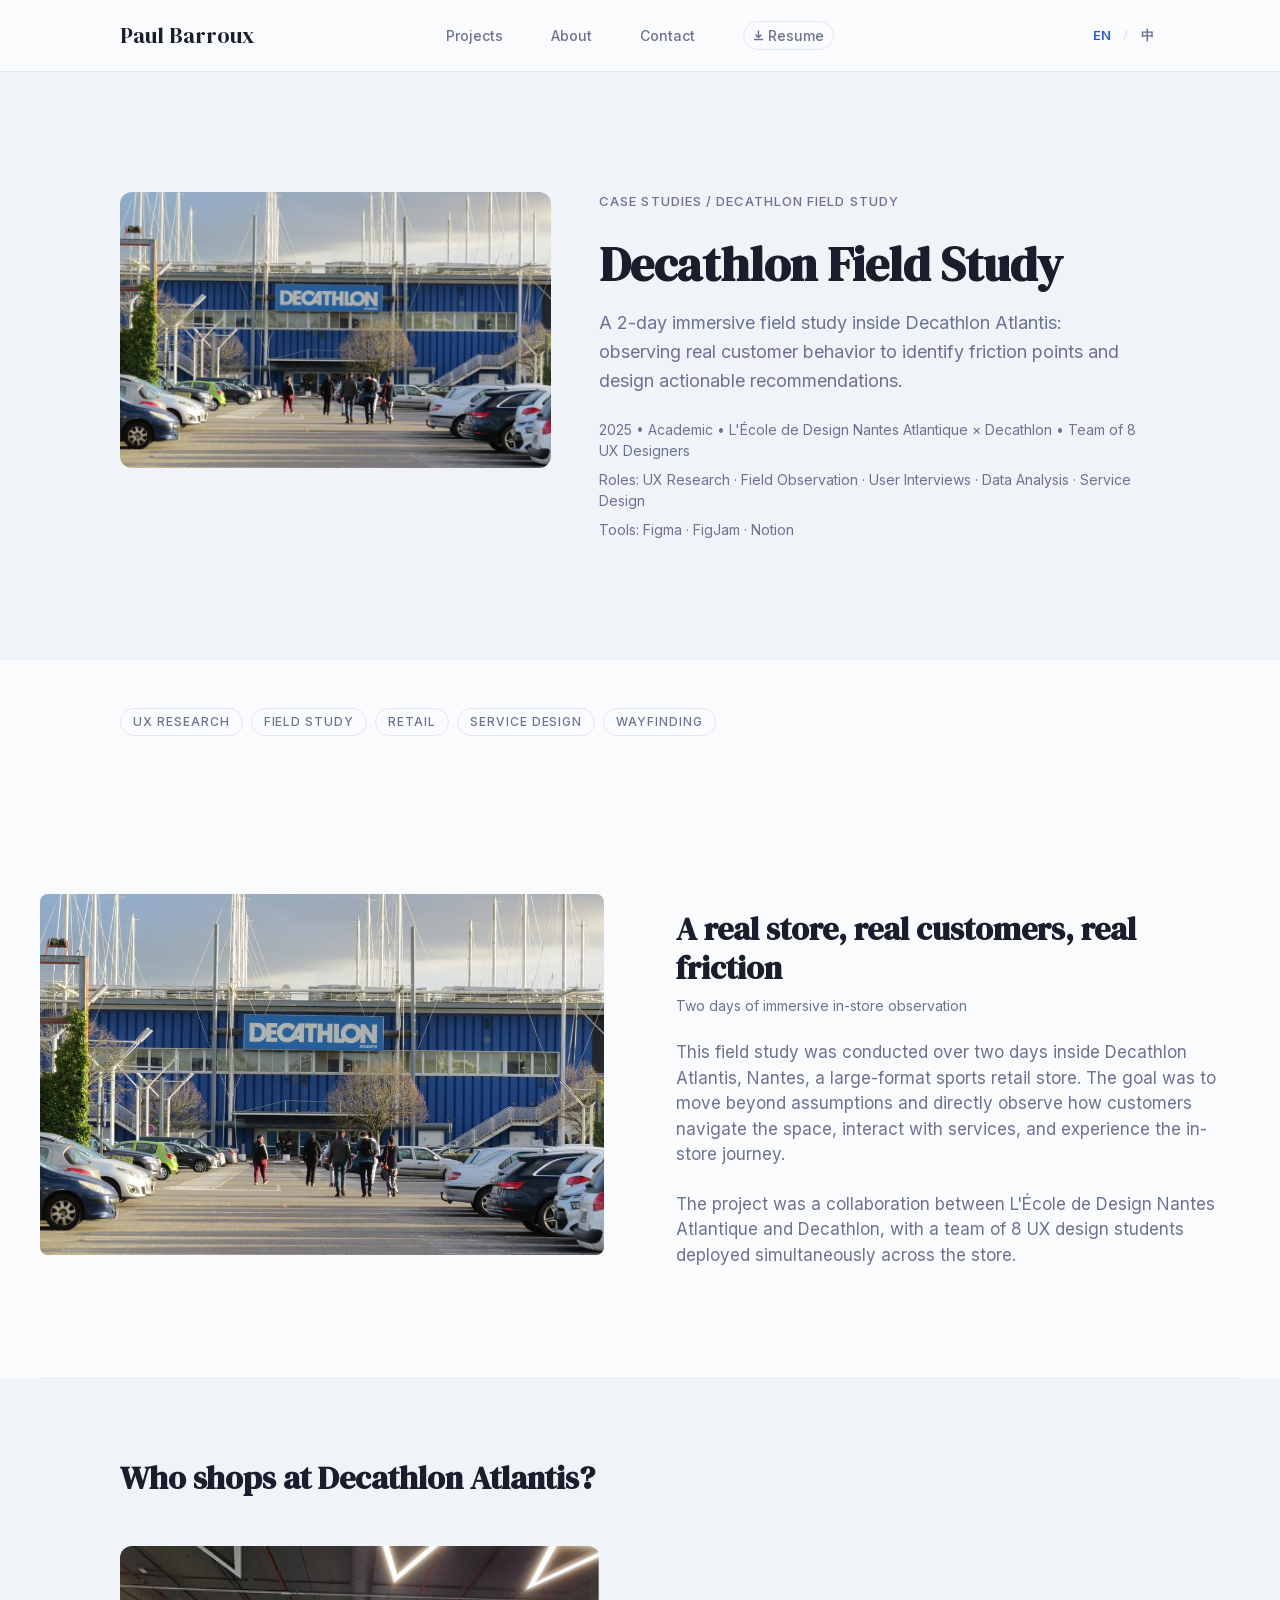
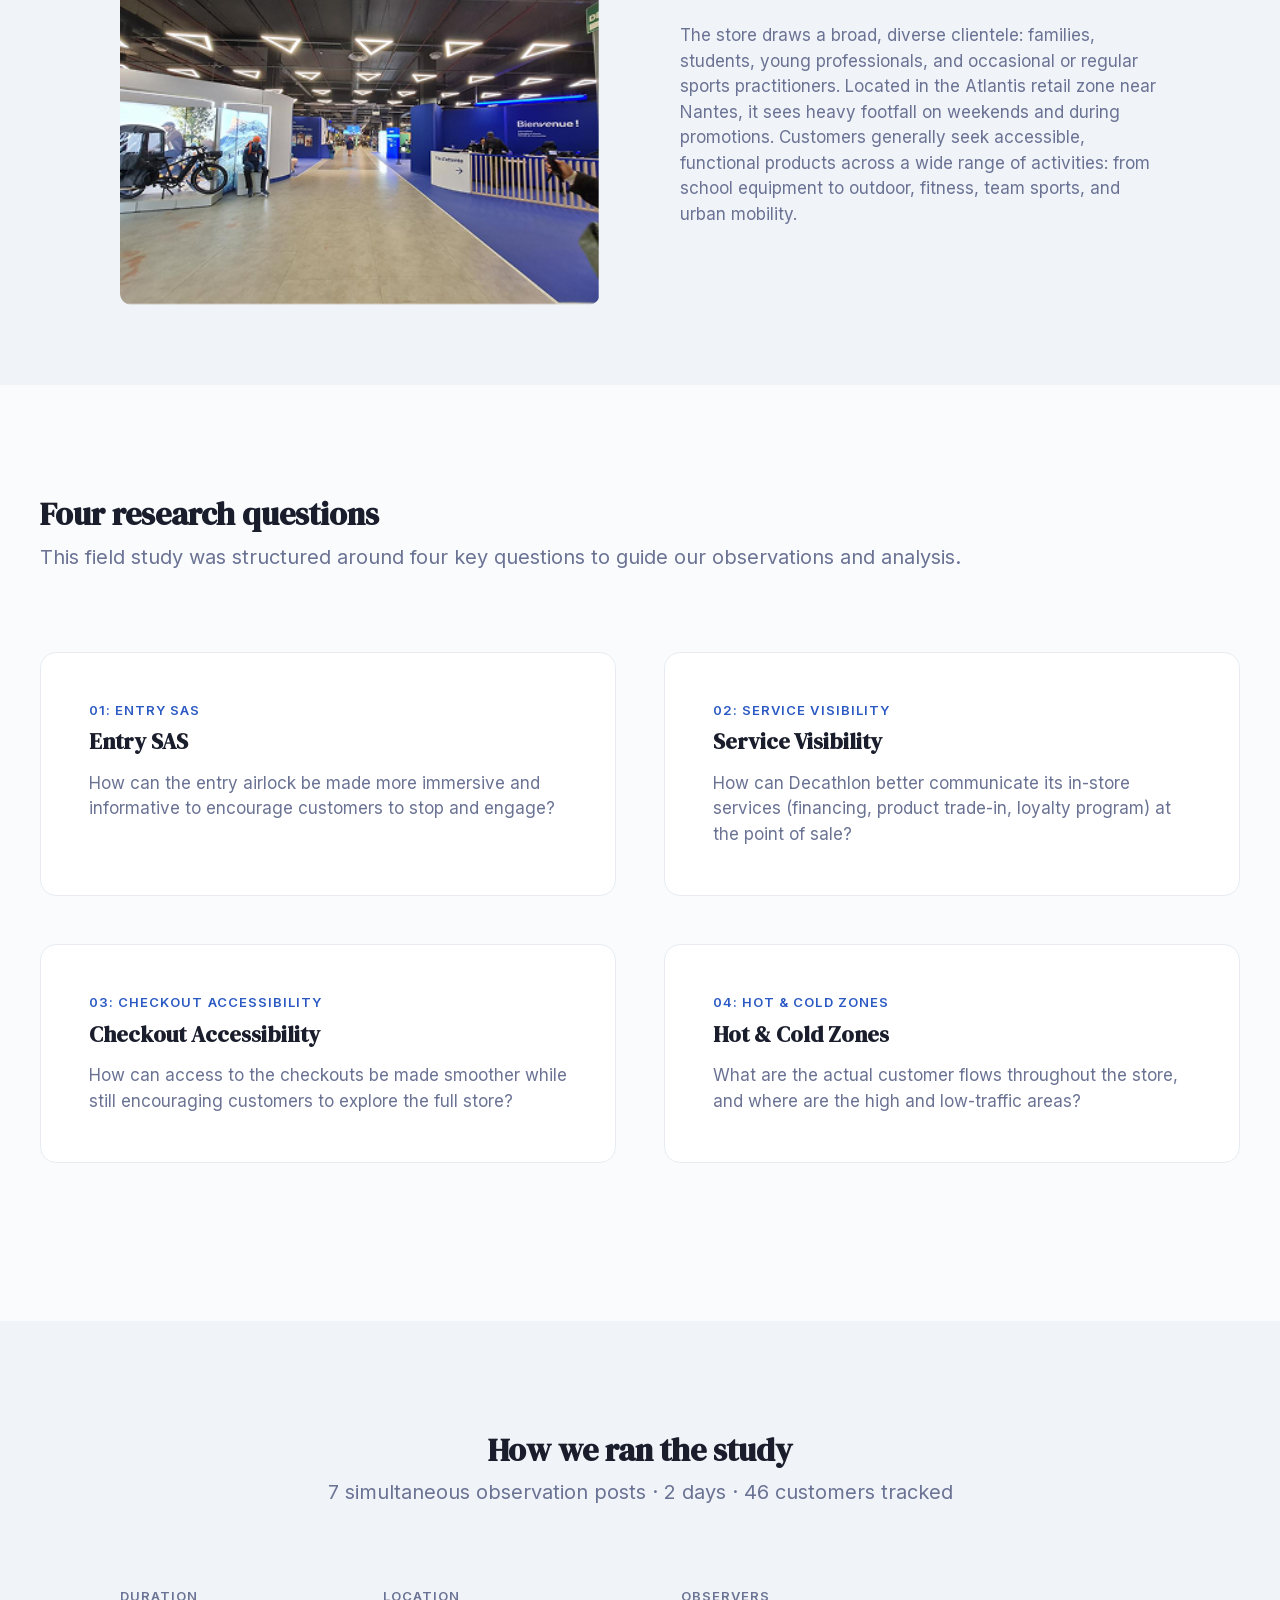
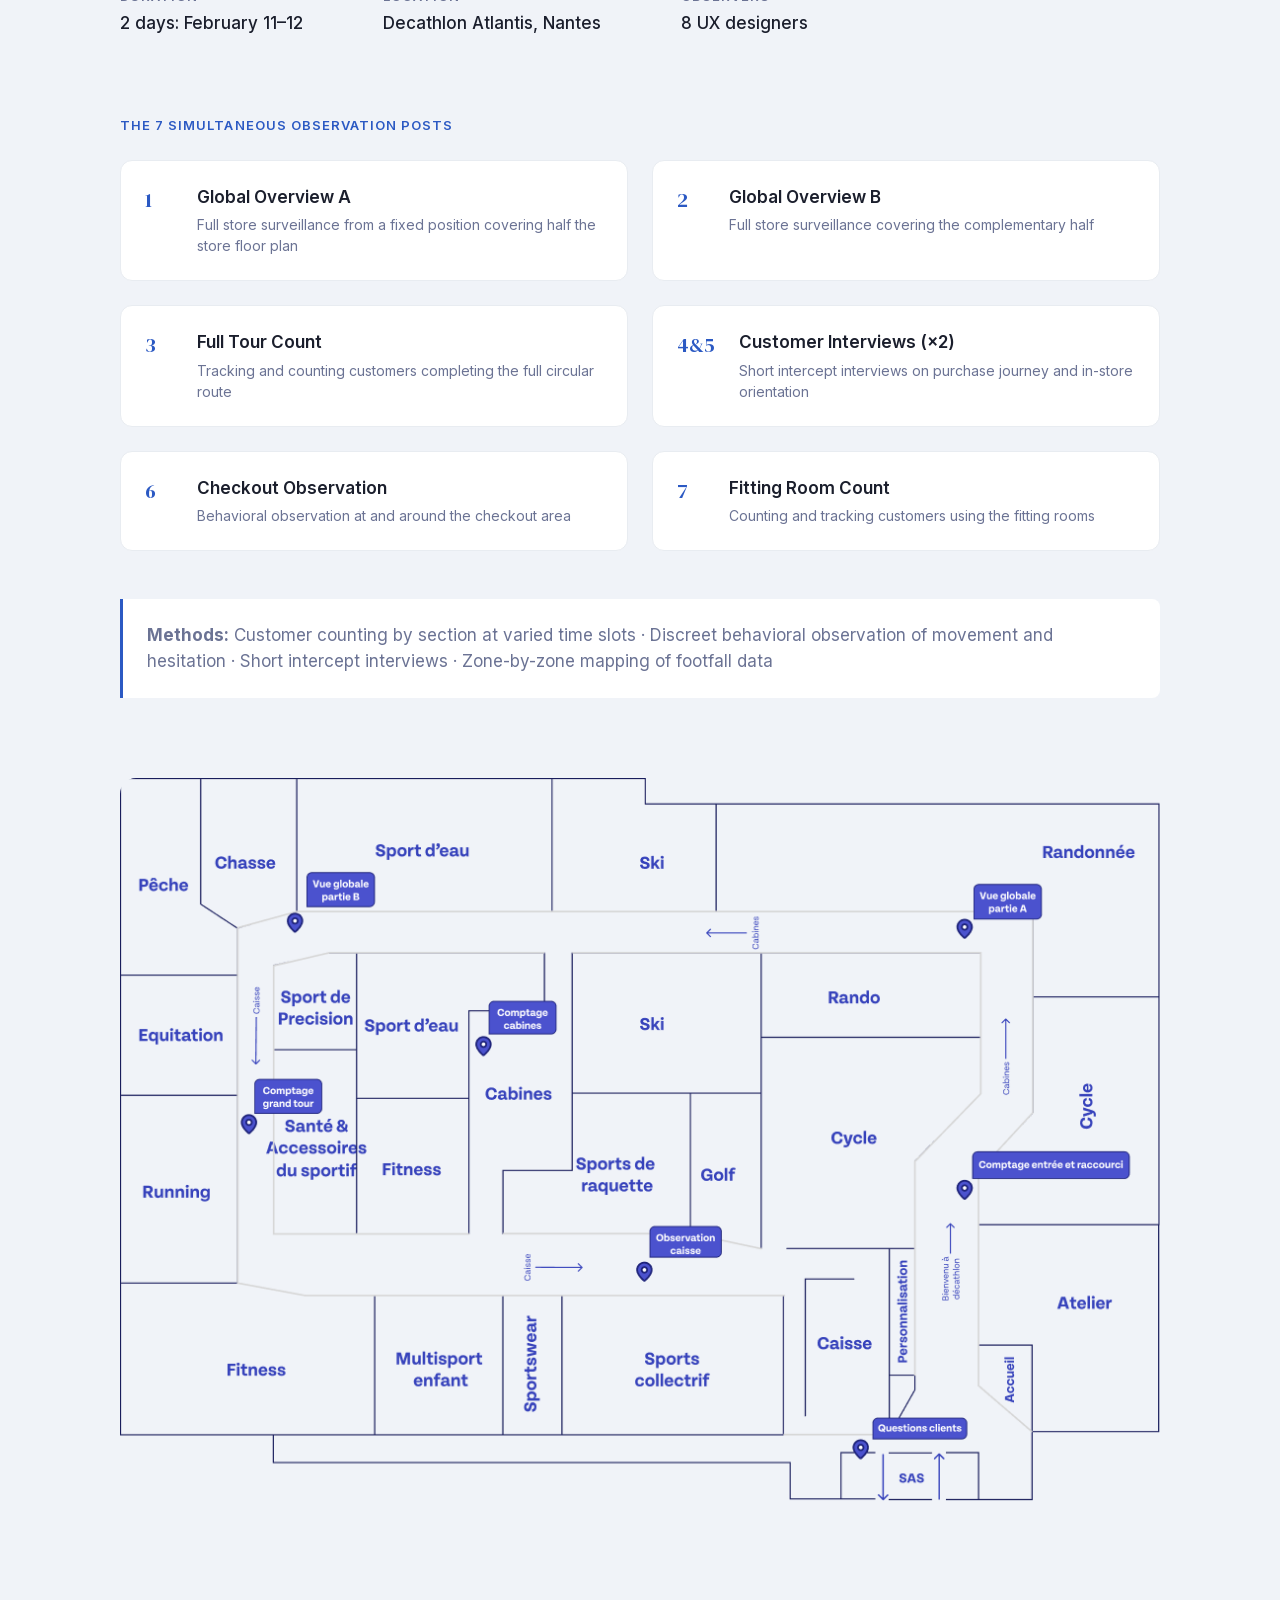
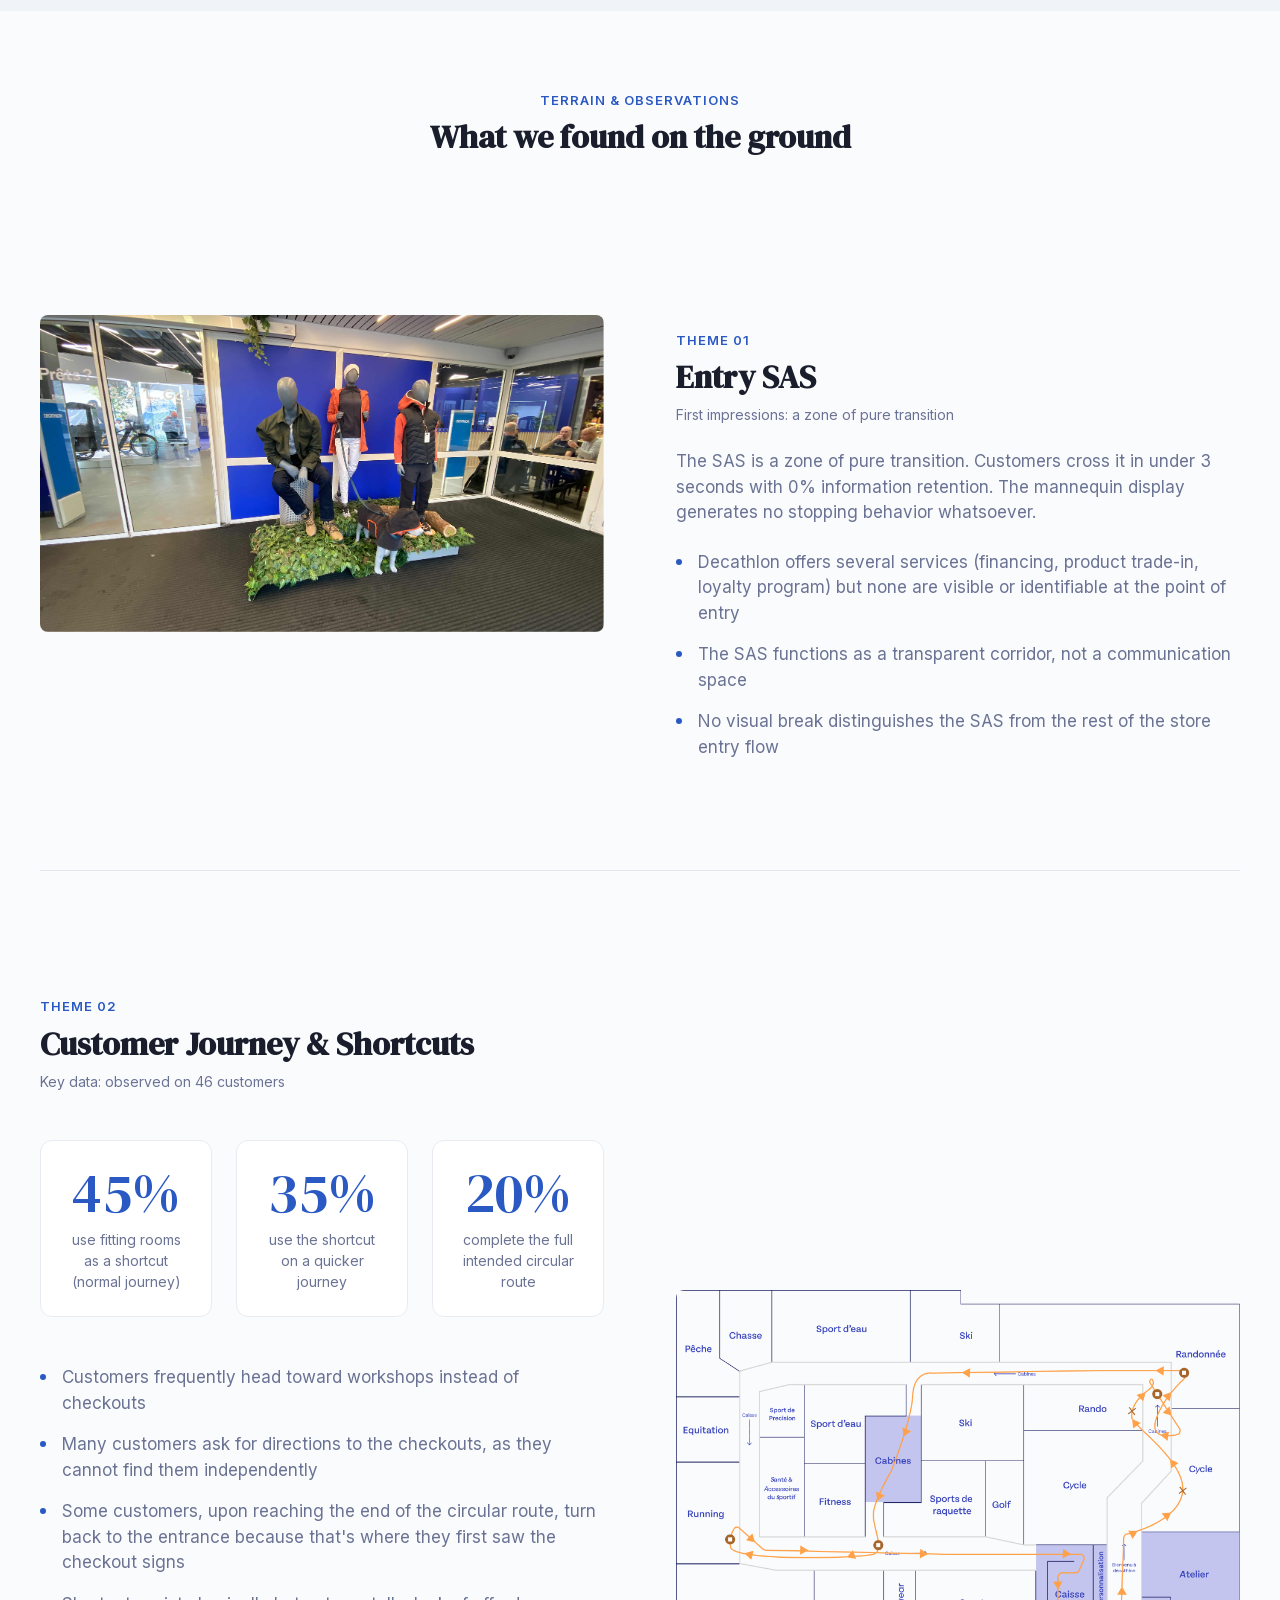
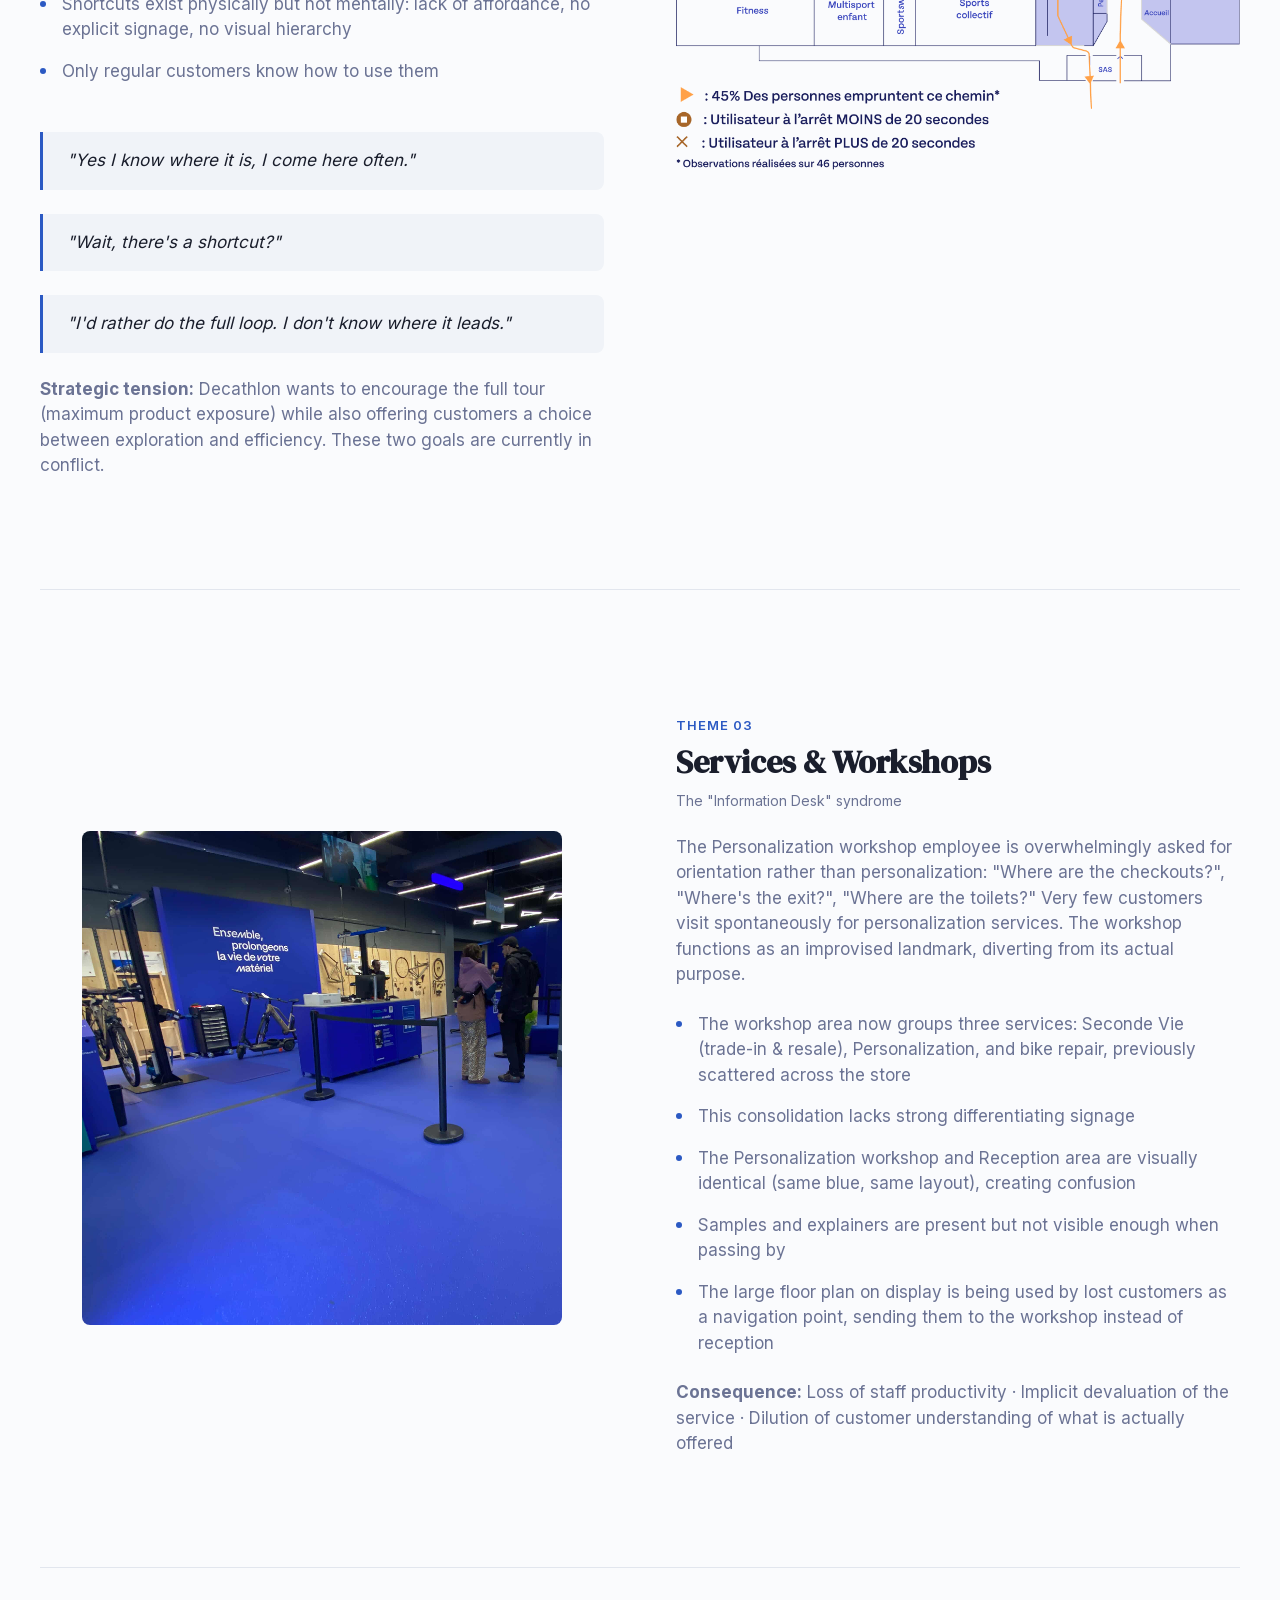
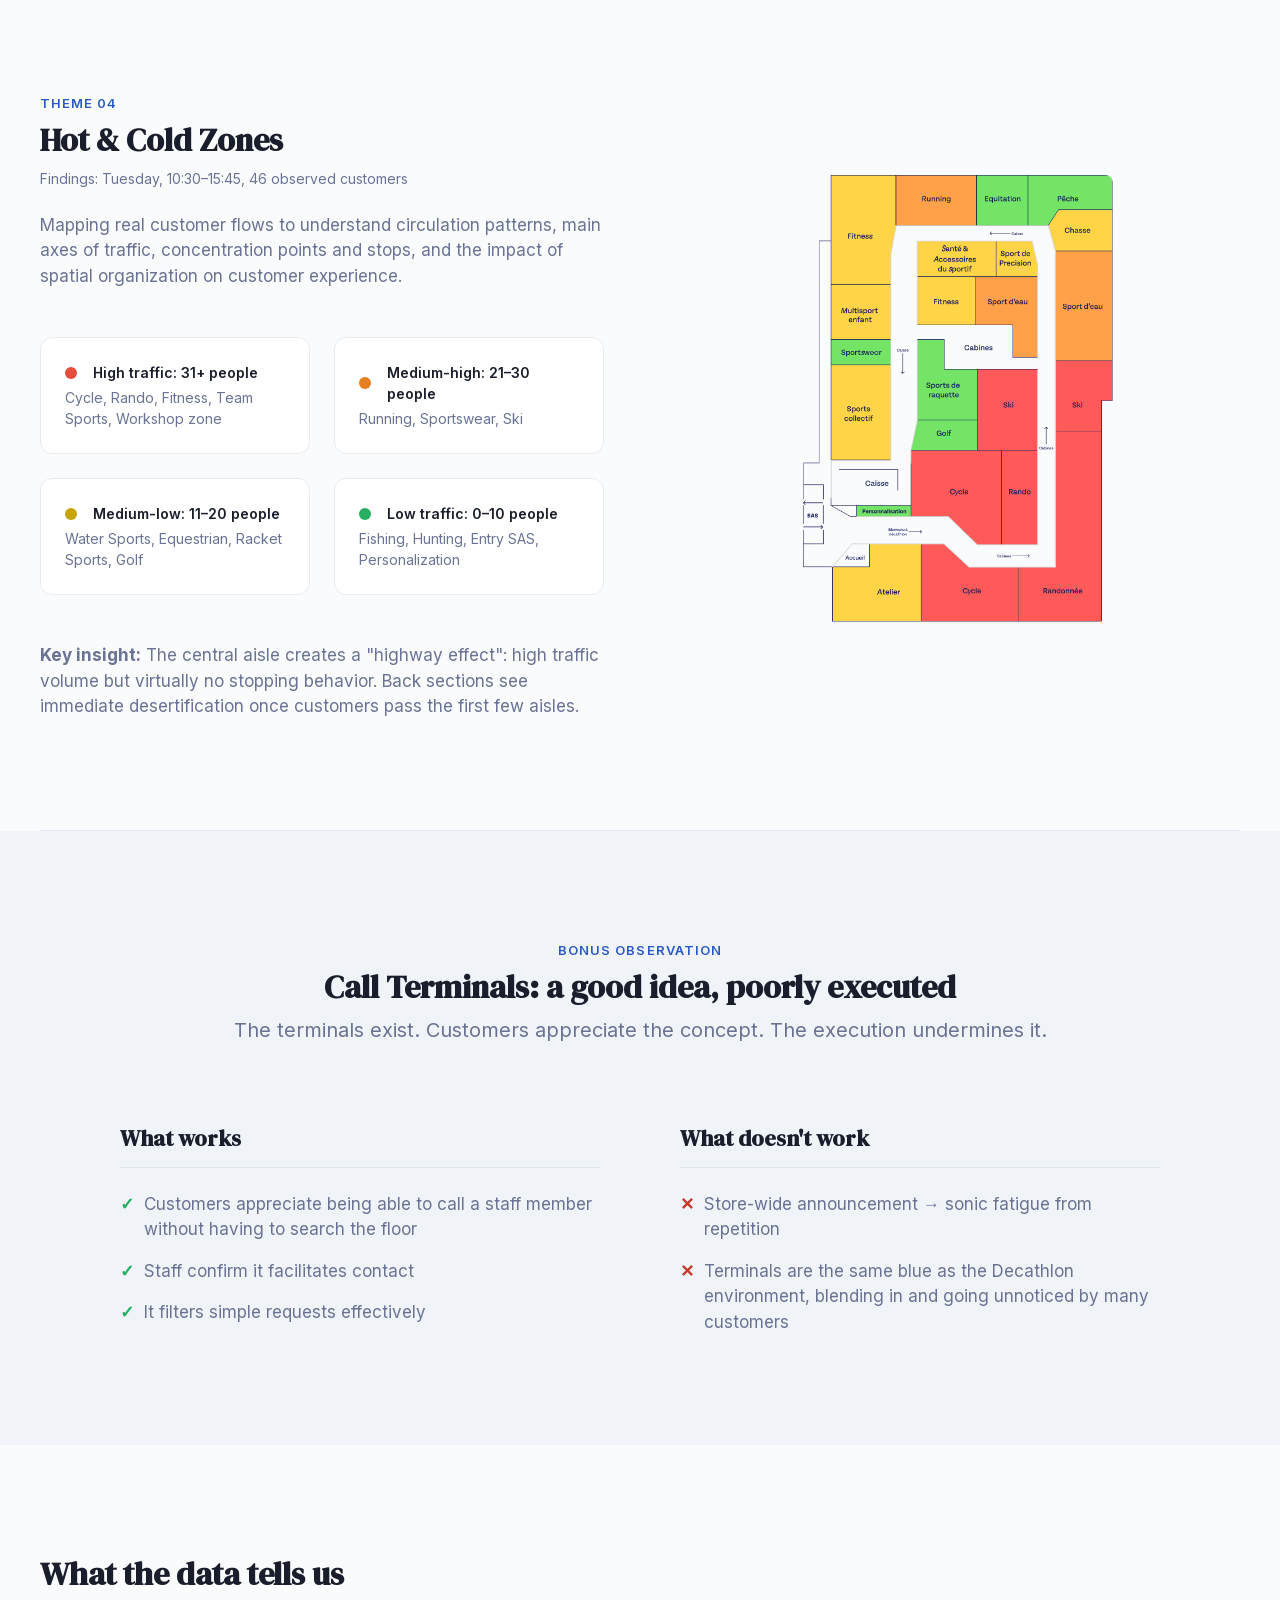
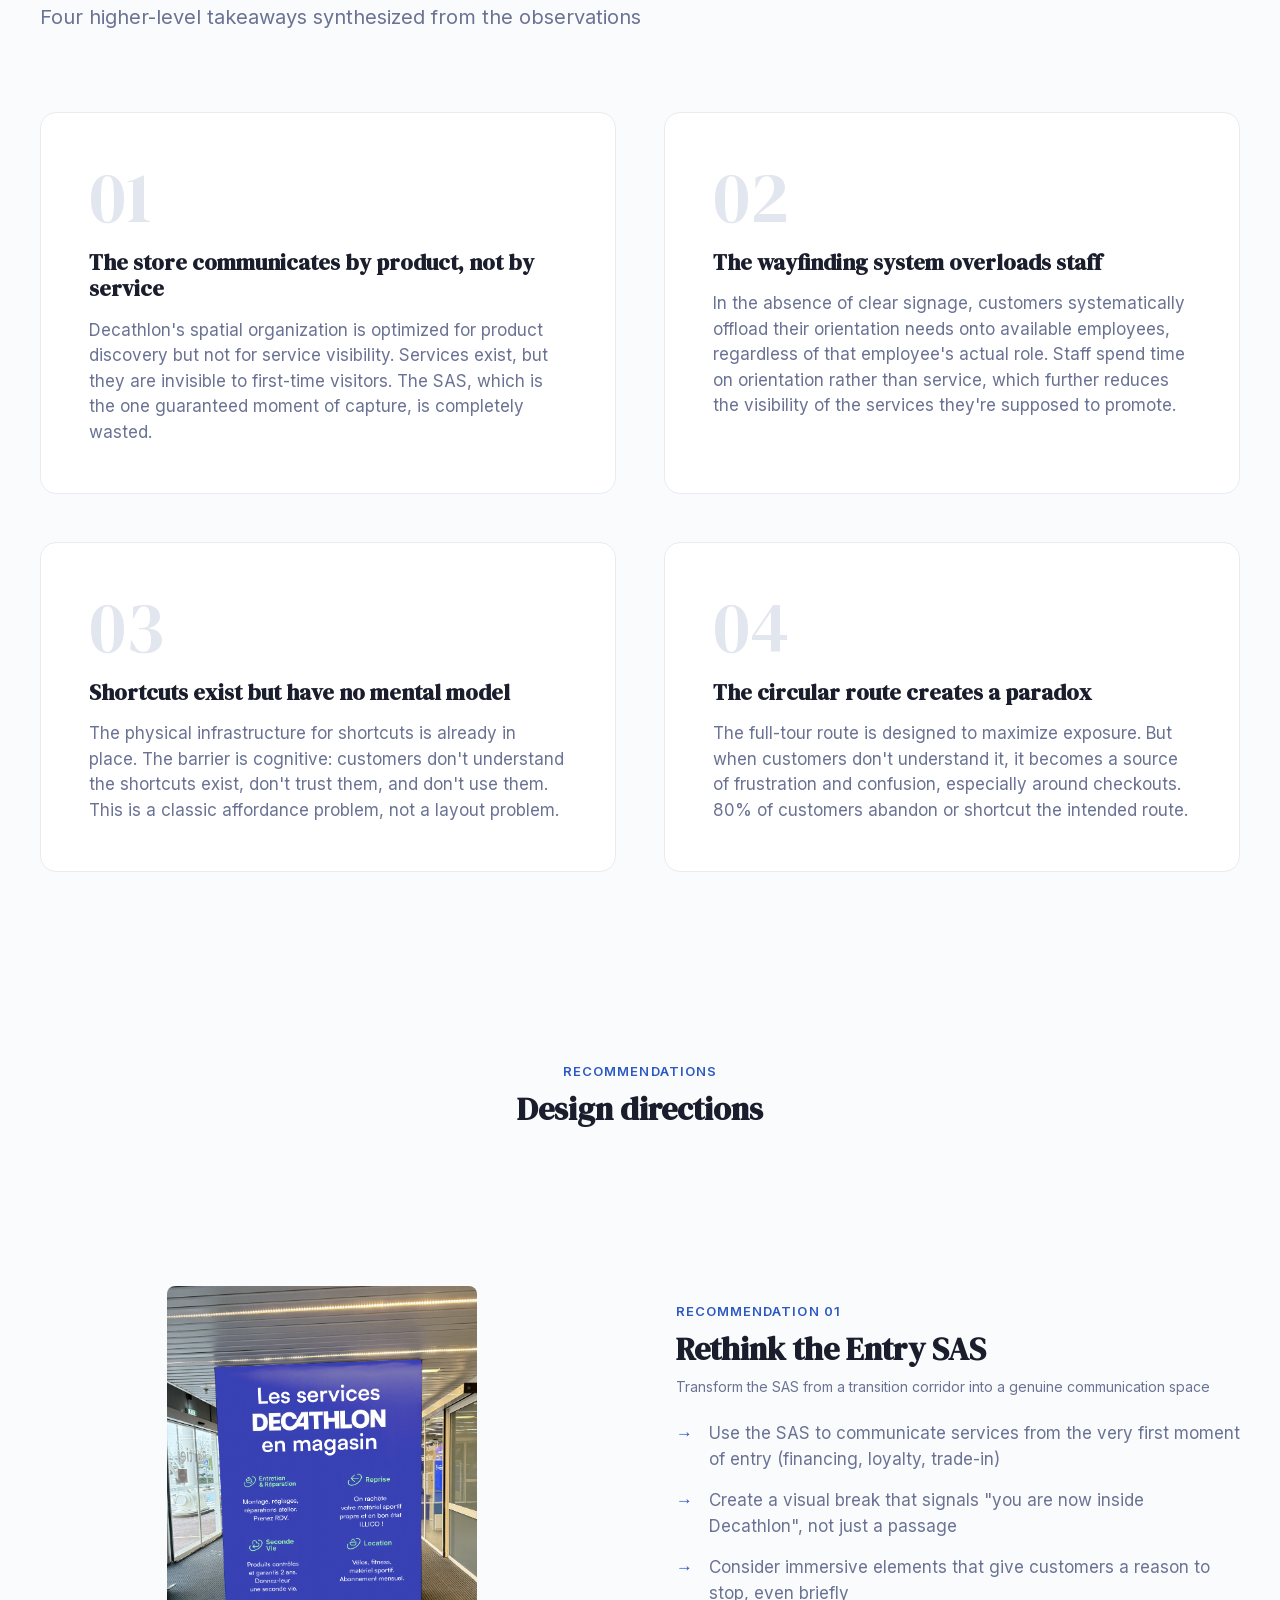
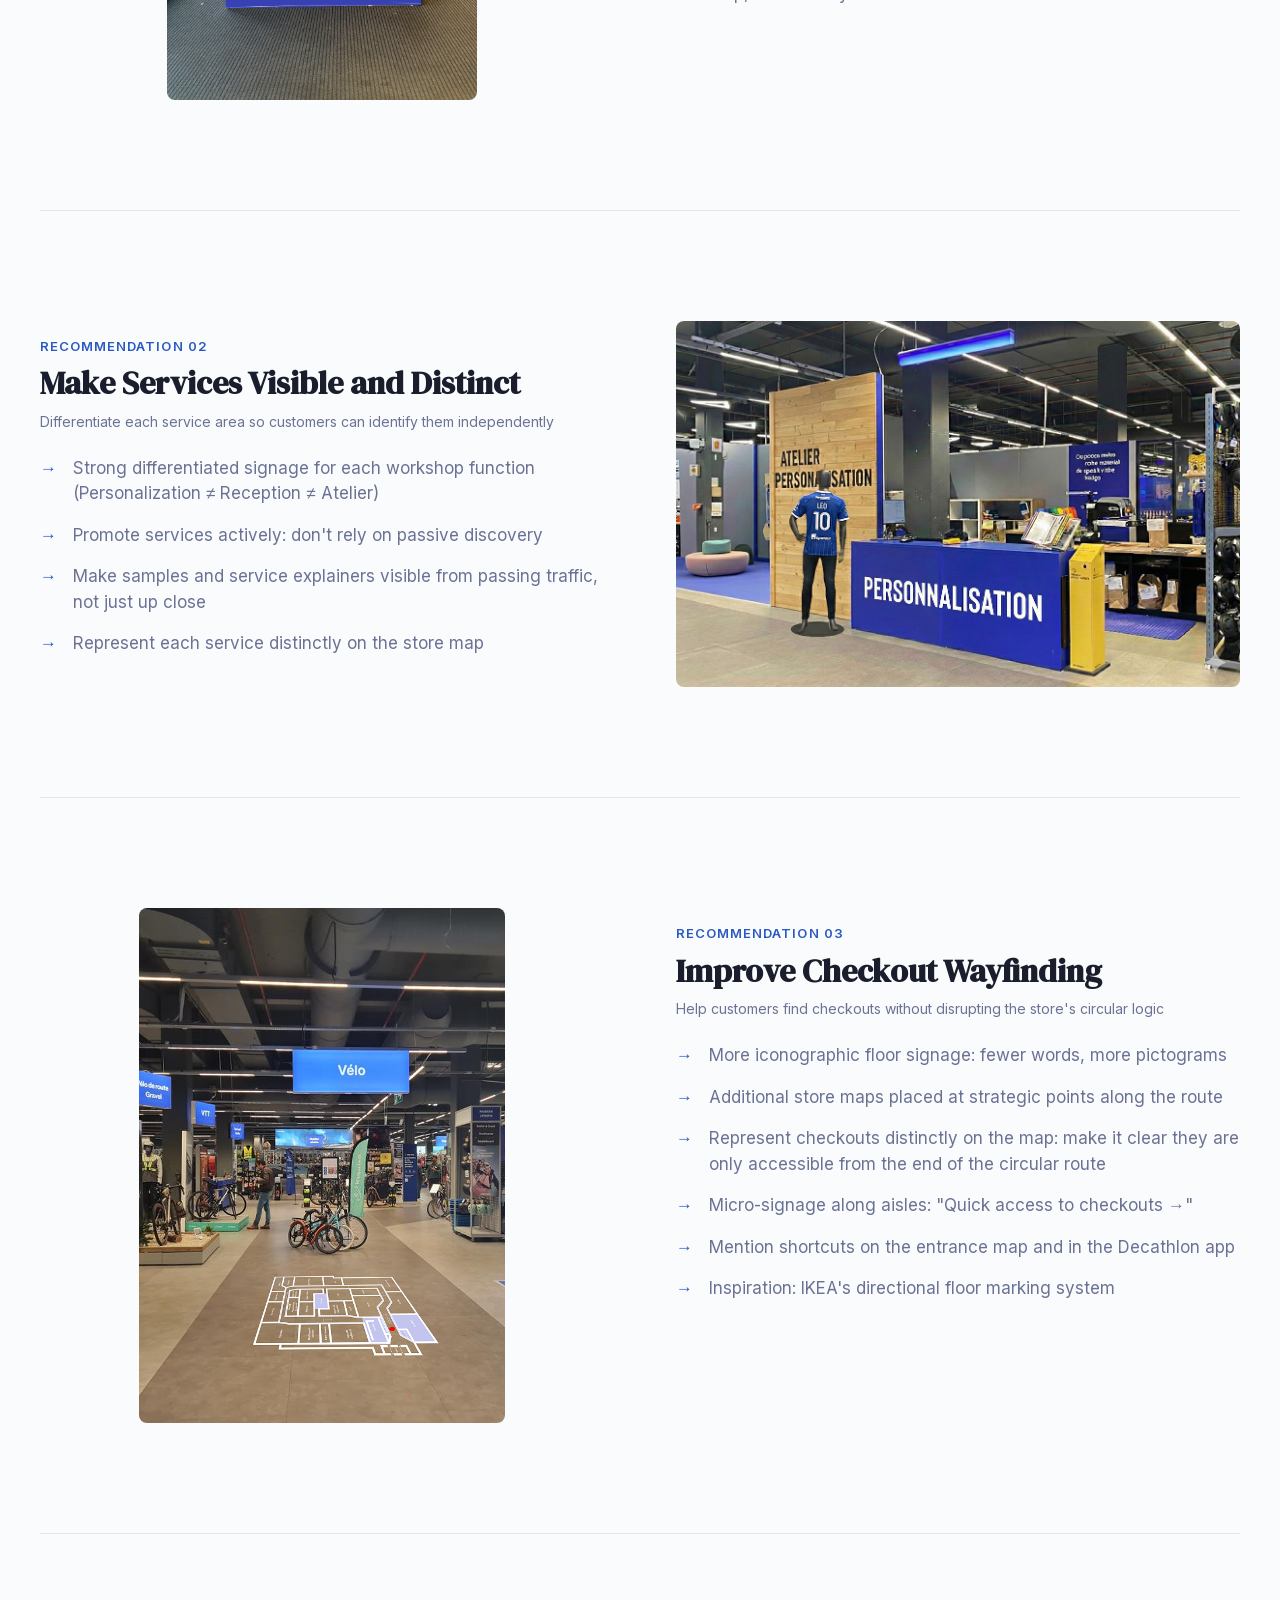
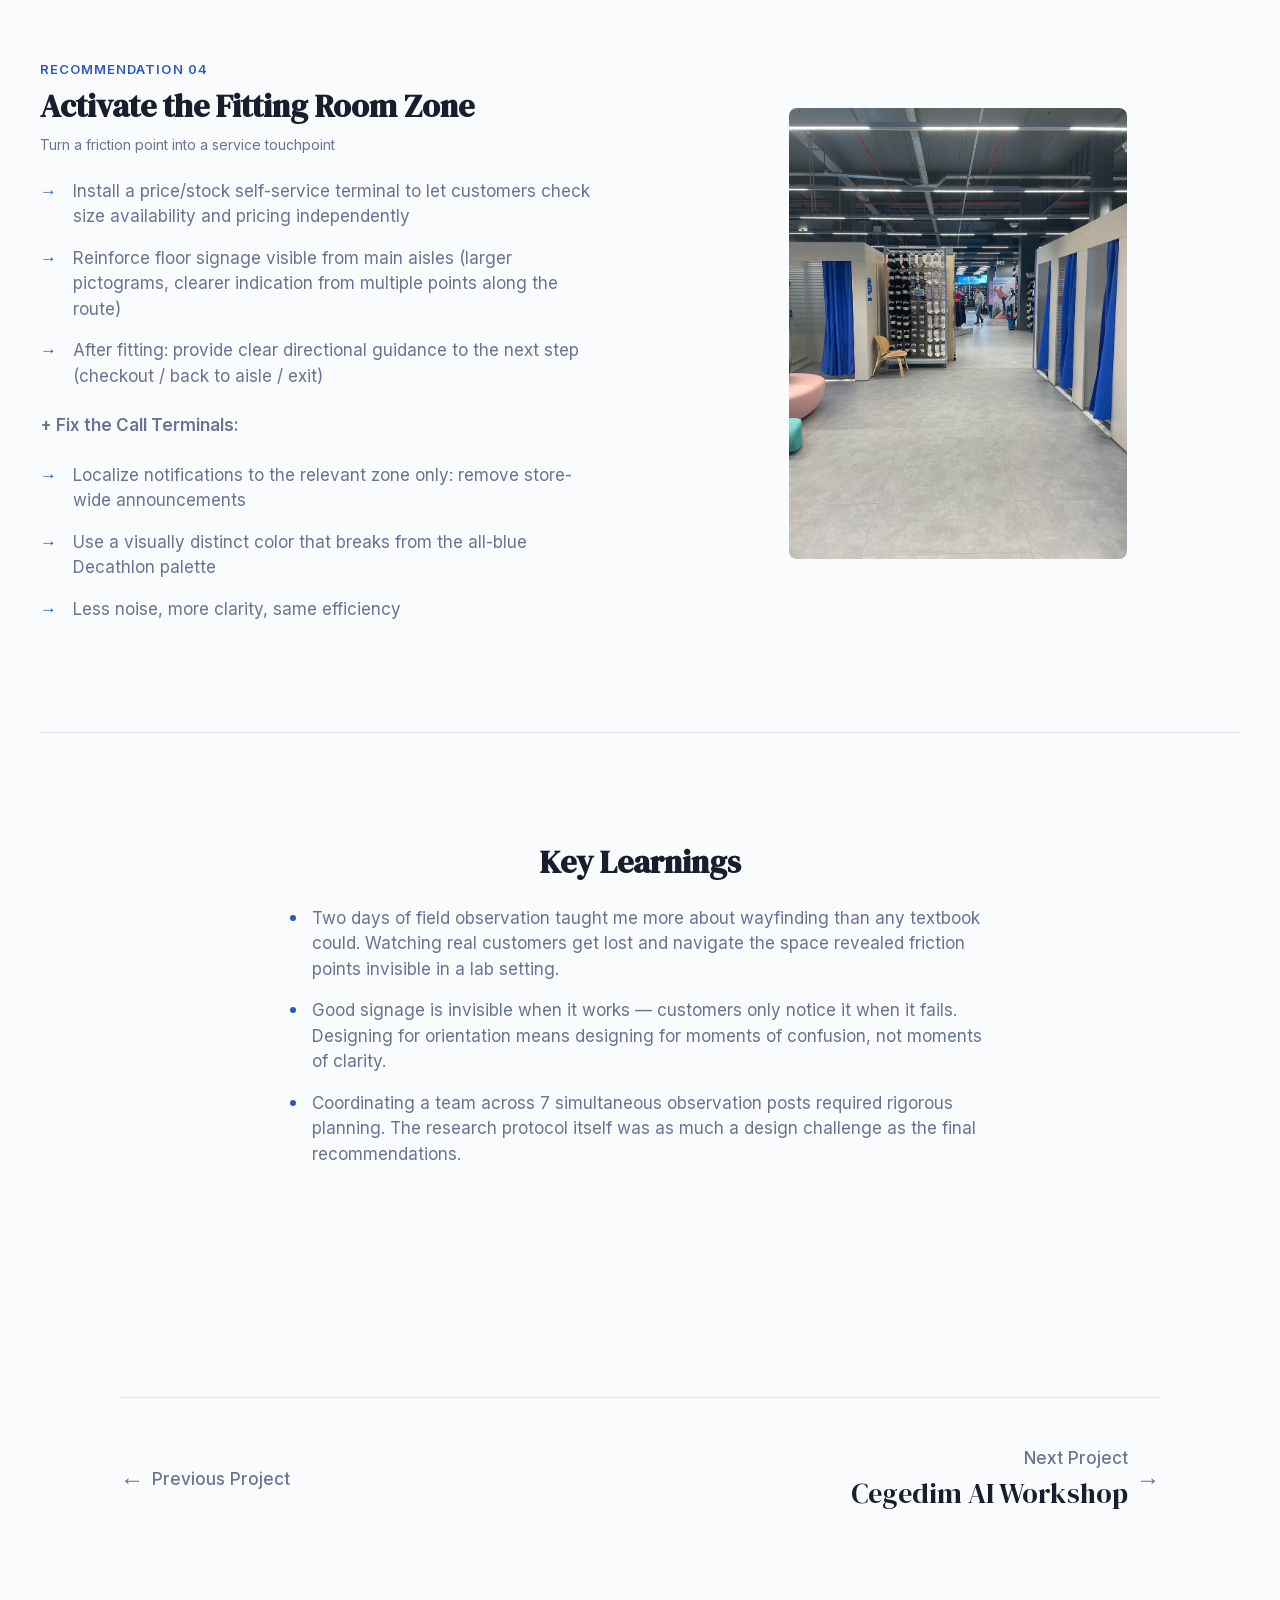
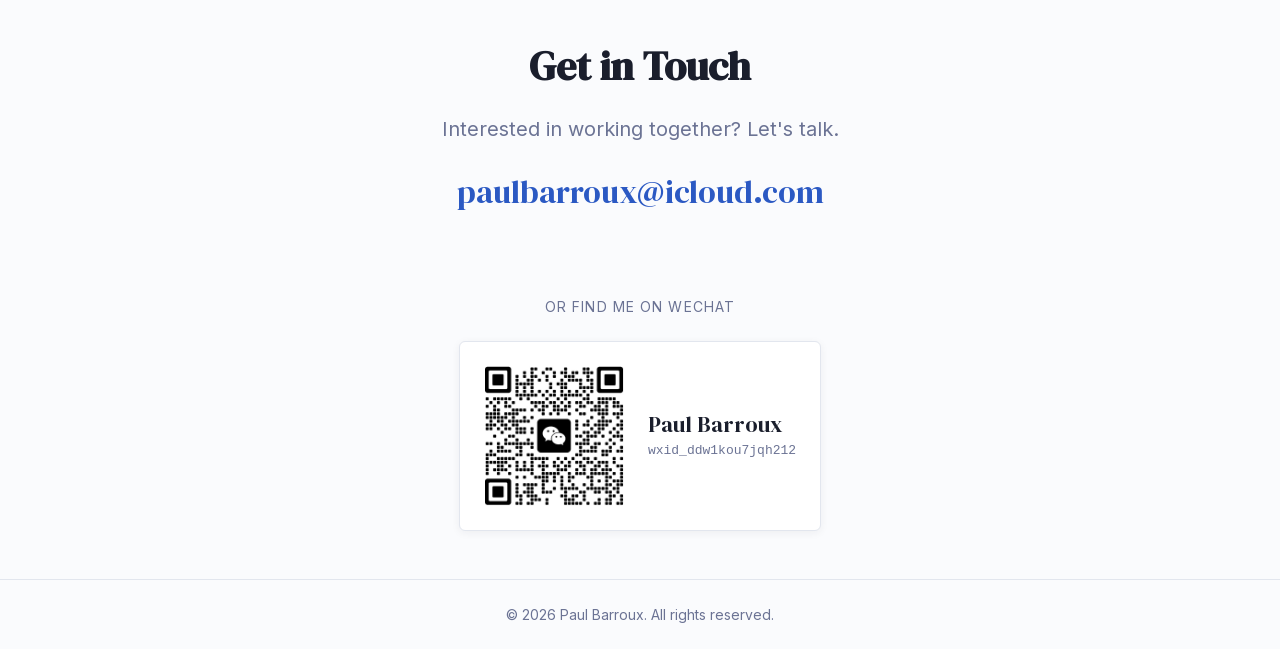
<file: decathlon.html>
<!DOCTYPE html>
<html lang="en">
<head>
  <meta charset="UTF-8">
  <meta name="viewport" content="width=device-width, initial-scale=1.0">
  <meta name="description" content="Decathlon Field Study: A 2-day immersive field study inside Decathlon Atlantis, observing real customer behavior to identify friction points and design actionable recommendations.">
  <meta property="og:title" content="Decathlon Field Study · Paul Barroux">
  <meta property="og:description" content="A 2-day immersive field study inside Decathlon Atlantis, observing real customer behavior to identify friction points.">
  <meta property="og:type" content="website">
  <title>Decathlon Field Study · Paul Barroux</title>

  <!-- Favicon -->
  <link rel="icon" href="data:image/svg+xml,<svg xmlns='http://www.w3.org/2000/svg' viewBox='0 0 32 32'><rect width='32' height='32' rx='4' fill='%232B59C3'/><text x='50%25' y='55%25' dominant-baseline='central' text-anchor='middle' fill='white' font-family='serif' font-size='20' font-weight='bold'>P</text></svg>">

  <!-- Fonts (self-hosted) & Styles -->
  <link rel="preload" href="assets/fonts/Inter-latin.woff2" as="font" type="font/woff2" crossorigin>
  <link rel="preload" href="assets/fonts/DMSerifDisplay-latin.woff2" as="font" type="font/woff2" crossorigin>
  <link rel="stylesheet" href="css/styles.css">
</head>
<body data-page="project">

  <!-- ========== NAVIGATION ========== -->
  <header class="navbar" role="banner">
    <nav class="navbar__inner" role="navigation" aria-label="Main navigation">
      <a href="index.html" class="navbar__logo">Paul Barroux</a>
      <div class="navbar__links">
        <a href="index.html#projects" class="navbar__link"><span data-lang="en">Projects</span><span data-lang="zh">项目</span></a>
        <a href="about.html" class="navbar__link"><span data-lang="en">About</span><span data-lang="zh">关于</span></a>
        <a href="#contact" class="navbar__link"><span data-lang="en">Contact</span><span data-lang="zh">联系</span></a>
        <a href="assets/pdf/CV_Paul_Barroux.pdf" download class="navbar__cv" aria-label="Download Resume">
          <svg width="11" height="11" viewBox="0 0 11 11" fill="none" stroke="currentColor" stroke-width="1.5" stroke-linecap="round" stroke-linejoin="round" aria-hidden="true"><path d="M5.5 1v6M3 5l2.5 2.5L8 5"/><path d="M1.5 9.5h8"/></svg>
          <span data-lang="en">Resume</span>
          <span data-lang="zh">简历</span>
        </a>
      </div>
      <div class="navbar__end">
        <div class="lang-toggle" role="group" aria-label="Language">
          <button class="lang-toggle__btn active" data-set-lang="en" type="button" aria-label="English">EN</button>
          <span class="lang-toggle__sep" aria-hidden="true">/</span>
          <button class="lang-toggle__btn" data-set-lang="zh" type="button" aria-label="中文">中</button>
        </div>
        <button class="hamburger" aria-label="Toggle menu" aria-expanded="false">
          <span class="hamburger__line"></span>
          <span class="hamburger__line"></span>
          <span class="hamburger__line"></span>
        </button>
      </div>
    </nav>
  </header>

  <!-- Mobile menu -->
  <div class="mobile-menu__overlay" aria-hidden="true"></div>
  <div class="mobile-menu" aria-hidden="true">
    <a href="index.html#projects" class="mobile-menu__link"><span data-lang="en">Projects</span><span data-lang="zh">项目</span></a>
    <a href="about.html" class="mobile-menu__link"><span data-lang="en">About</span><span data-lang="zh">关于</span></a>
    <a href="#contact" class="mobile-menu__link"><span data-lang="en">Contact</span><span data-lang="zh">联系</span></a>
    <a href="assets/pdf/CV_Paul_Barroux.pdf" download class="mobile-menu__link">
      <span data-lang="en">Resume</span>
      <span data-lang="zh">简历</span>
    </a>
    <div class="lang-toggle lang-toggle--mobile" role="group" aria-label="Language">
      <button class="lang-toggle__btn active" data-set-lang="en" type="button">EN</button>
      <span class="lang-toggle__sep" aria-hidden="true">/</span>
      <button class="lang-toggle__btn" data-set-lang="zh" type="button">中</button>
    </div>
  </div>

  <main>

    <!-- ========== HEADER BLOCK ========== -->
    <section class="case-header">
      <div class="container">
        <div class="case-header__inner">
          <div class="case-header__hero-img">
            <img src="assets/images/DecathlonAtlantisExterieur.jpg" alt="Exterior view of Decathlon Atlantis, Nantes" loading="eager">
          </div>
          <div class="case-header__content reveal">
            <p class="case-header__breadcrumb">
              <span data-lang="en">Case Studies / Decathlon Field Study</span>
              <span data-lang="zh">案例研究 / 迪卡侬实地研究</span>
            </p>
            <h1 class="case-header__title">
              <span data-lang="en">Decathlon Field Study</span>
              <span data-lang="zh">迪卡侬实地研究</span>
            </h1>
            <p class="case-header__desc">
              <span data-lang="en">A 2-day immersive field study inside Decathlon Atlantis: observing real customer behavior to identify friction points and design actionable recommendations.</span>
              <span data-lang="zh">在南特大西洋 Decathlon 商店进行为期两天的沉浸式实地研究——通过直接观察真实顾客行为，识别摩擦点并提出可落地的设计建议。</span>
            </p>
            <p class="case-header__meta">
              <span data-lang="en">2025 &bull; Academic &bull; L'École de Design Nantes Atlantique &times; Decathlon &bull; Team of 8 UX Designers</span>
              <span data-lang="zh">2025 &bull; 学术项目 &bull; 南特大西洋设计学院 &times; 迪卡侬 &bull; 8 名 UX 设计师团队</span>
            </p>
            <p class="case-header__meta">
              <span data-lang="en">Roles: UX Research &middot; Field Observation &middot; User Interviews &middot; Data Analysis &middot; Service Design</span>
              <span data-lang="zh">角色：UX 研究 &middot; 实地观察 &middot; 用户访谈 &middot; 数据分析 &middot; 服务设计</span>
            </p>
            <p class="case-header__meta">
              <span data-lang="en">Tools: Figma &middot; FigJam &middot; Notion</span>
              <span data-lang="zh">工具：Figma &middot; FigJam &middot; Notion</span>
            </p>
          </div>
        </div>
      </div>
    </section>

    <!-- Tags -->
    <div class="container">
      <div class="case-tags reveal">
        <span class="tag"><span data-lang="en">UX Research</span><span data-lang="zh">UX 研究</span></span>
        <span class="tag"><span data-lang="en">Field Study</span><span data-lang="zh">实地研究</span></span>
        <span class="tag"><span data-lang="en">Retail</span><span data-lang="zh">零售</span></span>
        <span class="tag"><span data-lang="en">Service Design</span><span data-lang="zh">服务设计</span></span>
        <span class="tag"><span data-lang="en">Wayfinding</span><span data-lang="zh">导视系统</span></span>
      </div>
    </div>

    <!-- ========== CASE STUDY CONTENT ========== -->
    <article>

      <!-- ── Section 01: Context ── -->
      <div class="case-block container reveal">
        <div class="case-block__grid">
          <div class="case-block__image">
            <img src="assets/images/DecathlonAtlantisExterieur.jpg" alt="Exterior view of Decathlon Atlantis, Nantes" loading="eager">
          </div>
          <div class="case-block__content">
            <h2 class="case-block__title">
              <span data-lang="en">A real store, real customers, real friction</span>
              <span data-lang="zh">真实的商店，真实的顾客，真实的摩擦</span>
            </h2>
            <p class="case-block__subtitle">
              <span data-lang="en">Two days of immersive in-store observation</span>
              <span data-lang="zh">两天沉浸式店内观察</span>
            </p>
            <p class="case-block__text">
              <span data-lang="en">This field study was conducted over two days inside Decathlon Atlantis, Nantes, a large-format sports retail store. The goal was to move beyond assumptions and directly observe how customers navigate the space, interact with services, and experience the in-store journey.</span>
              <span data-lang="zh">这项实地研究历时两天，在南特 Decathlon Atlantis 大型运动零售商店中进行。目标是超越假设，直接观察顾客如何在空间中穿行、与服务互动以及体验店内购物旅程。</span>
            </p>
            <p class="case-block__text" style="margin-top: var(--space-md);">
              <span data-lang="en">The project was a collaboration between L'École de Design Nantes Atlantique and Decathlon, with a team of 8 UX design students deployed simultaneously across the store.</span>
              <span data-lang="zh">该项目是南特大西洋设计学院与迪卡侬的合作成果，由 8 名 UX 设计专业学生同时部署在商店各处协作完成。</span>
            </p>
          </div>
        </div>
      </div>

      <!-- Target Audience Callout -->
      <div class="case-callout reveal">
        <div class="container">
          <h2 class="case-callout__title">
            <span data-lang="en">Who shops at Decathlon Atlantis?</span>
            <span data-lang="zh">谁在 Decathlon Atlantis 购物？</span>
          </h2>
          <div class="case-callout__grid">
            <div class="case-callout__image">
              <img src="assets/images/DecathlonInterior1.png" alt="Interior atmosphere of Decathlon Atlantis" loading="lazy">
            </div>
            <p class="case-callout__text">
              <span data-lang="en">The store draws a broad, diverse clientele: families, students, young professionals, and occasional or regular sports practitioners. Located in the Atlantis retail zone near Nantes, it sees heavy footfall on weekends and during promotions. Customers generally seek accessible, functional products across a wide range of activities: from school equipment to outdoor, fitness, team sports, and urban mobility.</span>
              <span data-lang="zh">该商店吸引了广泛多元的顾客群体：家庭、学生、年轻职场人士，以及偶尔或定期参与运动的人群。商店位于南特附近的 Atlantis 零售区，周末及促销期间客流量大。顾客通常寻求覆盖多种活动的平价实用产品：从学习用品到户外、健身、团队运动和城市出行装备。</span>
            </p>
          </div>
        </div>
      </div>

      <!-- ── Section 02: Problem Statements ── -->
      <div class="case-problem container reveal">
        <div class="case-problem__header">
          <h2 class="case-problem__title">
            <span data-lang="en">Four research questions</span>
            <span data-lang="zh">四个研究问题</span>
          </h2>
          <p class="case-problem__subtitle">
            <span data-lang="en">This field study was structured around four key questions to guide our observations and analysis.</span>
            <span data-lang="zh">本次实地研究围绕四个核心问题展开，引导我们的观察与分析。</span>
          </p>
        </div>
        <div class="case-problem__grid">

          <div class="case-problem__card">
            <p class="case-problem__card-num">
              <span data-lang="en">01: Entry SAS</span>
              <span data-lang="zh">01: 入口缓冲区</span>
            </p>
            <h3 class="case-problem__card-category">
              <span data-lang="en">Entry SAS</span>
              <span data-lang="zh">入口缓冲区</span>
            </h3>
            <p class="case-problem__card-text">
              <span data-lang="en">How can the entry airlock be made more immersive and informative to encourage customers to stop and engage?</span>
              <span data-lang="zh">如何让入口缓冲区变得更具沉浸感和信息价值，从而促使顾客驻足互动？</span>
            </p>
          </div>

          <div class="case-problem__card">
            <p class="case-problem__card-num">
              <span data-lang="en">02: Service Visibility</span>
              <span data-lang="zh">02: 服务可见性</span>
            </p>
            <h3 class="case-problem__card-category">
              <span data-lang="en">Service Visibility</span>
              <span data-lang="zh">服务可见性</span>
            </h3>
            <p class="case-problem__card-text">
              <span data-lang="en">How can Decathlon better communicate its in-store services (financing, product trade-in, loyalty program) at the point of sale?</span>
              <span data-lang="zh">迪卡侬如何在销售现场更有效地传达其店内服务（分期付款、以旧换新、积分计划）？</span>
            </p>
          </div>

          <div class="case-problem__card">
            <p class="case-problem__card-num">
              <span data-lang="en">03: Checkout Accessibility</span>
              <span data-lang="zh">03: 收银台可达性</span>
            </p>
            <h3 class="case-problem__card-category">
              <span data-lang="en">Checkout Accessibility</span>
              <span data-lang="zh">收银台可达性</span>
            </h3>
            <p class="case-problem__card-text">
              <span data-lang="en">How can access to the checkouts be made smoother while still encouraging customers to explore the full store?</span>
              <span data-lang="zh">如何在鼓励顾客探索整个商店的同时，使通往收银台的路径更加顺畅？</span>
            </p>
          </div>

          <div class="case-problem__card">
            <p class="case-problem__card-num">
              <span data-lang="en">04: Hot &amp; Cold Zones</span>
              <span data-lang="zh">04: 冷热区域</span>
            </p>
            <h3 class="case-problem__card-category">
              <span data-lang="en">Hot &amp; Cold Zones</span>
              <span data-lang="zh">冷热区域</span>
            </h3>
            <p class="case-problem__card-text">
              <span data-lang="en">What are the actual customer flows throughout the store, and where are the high and low-traffic areas?</span>
              <span data-lang="zh">顾客在商店内的实际动线是怎样的？哪些区域客流量高，哪些区域客流量低？</span>
            </p>
          </div>

        </div>
      </div>

      <!-- ── Section 03: Methodology ── -->
      <div class="case-methodology reveal">
        <div class="container">
          <div class="case-methodology__header">
            <h2 class="case-methodology__title">
              <span data-lang="en">How we ran the study</span>
              <span data-lang="zh">研究如何开展</span>
            </h2>
            <p class="case-methodology__subtitle">
              <span data-lang="en">7 simultaneous observation posts · 2 days · 46 customers tracked</span>
              <span data-lang="zh">7 个同步观察哨位 · 2 天 · 追踪 46 名顾客</span>
            </p>
          </div>

          <div class="case-study-meta">
            <div class="case-study-meta__items">
              <div class="case-study-meta__item">
                <span class="case-study-meta__label">
                  <span data-lang="en">Duration</span>
                  <span data-lang="zh">持续时间</span>
                </span>
                <span class="case-study-meta__value">
                  <span data-lang="en">2 days: February 11–12</span>
                  <span data-lang="zh">2 天：2 月 11 日至 12 日</span>
                </span>
              </div>
              <div class="case-study-meta__item">
                <span class="case-study-meta__label">
                  <span data-lang="en">Location</span>
                  <span data-lang="zh">地点</span>
                </span>
                <span class="case-study-meta__value">
                  <span data-lang="en">Decathlon Atlantis, Nantes</span>
                  <span data-lang="zh">南特 Decathlon Atlantis</span>
                </span>
              </div>
              <div class="case-study-meta__item">
                <span class="case-study-meta__label">
                  <span data-lang="en">Observers</span>
                  <span data-lang="zh">观察人员</span>
                </span>
                <span class="case-study-meta__value">
                  <span data-lang="en">8 UX designers</span>
                  <span data-lang="zh">8 名 UX 设计师</span>
                </span>
              </div>
            </div>
          </div>

          <div class="case-posts">
            <p class="case-posts__subtitle">
              <span data-lang="en">The 7 simultaneous observation posts</span>
              <span data-lang="zh">7 个同步观察哨位</span>
            </p>
            <div class="case-posts__grid">

              <div class="case-posts__item">
                <span class="case-posts__item-num">1</span>
                <div>
                  <p class="case-posts__item-title">
                    <span data-lang="en">Global Overview A</span>
                    <span data-lang="zh">全局概览 A</span>
                  </p>
                  <p class="case-posts__item-desc">
                    <span data-lang="en">Full store surveillance from a fixed position covering half the store floor plan</span>
                    <span data-lang="zh">从固定位置对商店半幅平面图进行全局监控</span>
                  </p>
                </div>
              </div>

              <div class="case-posts__item">
                <span class="case-posts__item-num">2</span>
                <div>
                  <p class="case-posts__item-title">
                    <span data-lang="en">Global Overview B</span>
                    <span data-lang="zh">全局概览 B</span>
                  </p>
                  <p class="case-posts__item-desc">
                    <span data-lang="en">Full store surveillance covering the complementary half</span>
                    <span data-lang="zh">覆盖互补另一半区域的全局监控</span>
                  </p>
                </div>
              </div>

              <div class="case-posts__item">
                <span class="case-posts__item-num">3</span>
                <div>
                  <p class="case-posts__item-title">
                    <span data-lang="en">Full Tour Count</span>
                    <span data-lang="zh">完整路线计数</span>
                  </p>
                  <p class="case-posts__item-desc">
                    <span data-lang="en">Tracking and counting customers completing the full circular route</span>
                    <span data-lang="zh">追踪并统计完成全程环形路线的顾客数量</span>
                  </p>
                </div>
              </div>

              <div class="case-posts__item">
                <span class="case-posts__item-num">4&5</span>
                <div>
                  <p class="case-posts__item-title">
                    <span data-lang="en">Customer Interviews (&times;2)</span>
                    <span data-lang="zh">顾客访谈（&times;2）</span>
                  </p>
                  <p class="case-posts__item-desc">
                    <span data-lang="en">Short intercept interviews on purchase journey and in-store orientation</span>
                    <span data-lang="zh">关于购物旅程和店内导向的简短拦截式访谈</span>
                  </p>
                </div>
              </div>

              <div class="case-posts__item">
                <span class="case-posts__item-num">6</span>
                <div>
                  <p class="case-posts__item-title">
                    <span data-lang="en">Checkout Observation</span>
                    <span data-lang="zh">收银台观察</span>
                  </p>
                  <p class="case-posts__item-desc">
                    <span data-lang="en">Behavioral observation at and around the checkout area</span>
                    <span data-lang="zh">收银台区域及周边的行为观察</span>
                  </p>
                </div>
              </div>

              <div class="case-posts__item">
                <span class="case-posts__item-num">7</span>
                <div>
                  <p class="case-posts__item-title">
                    <span data-lang="en">Fitting Room Count</span>
                    <span data-lang="zh">试衣间计数</span>
                  </p>
                  <p class="case-posts__item-desc">
                    <span data-lang="en">Counting and tracking customers using the fitting rooms</span>
                    <span data-lang="zh">统计并追踪使用试衣间的顾客</span>
                  </p>
                </div>
              </div>

            </div>

            <p class="case-posts__methods">
              <span data-lang="en"><strong>Methods:</strong> Customer counting by section at varied time slots · Discreet behavioral observation of movement and hesitation · Short intercept interviews · Zone-by-zone mapping of footfall data</span>
              <span data-lang="zh"><strong>方法：</strong>分时段分区域顾客计数 · 行动与犹豫行为的非介入式观察 · 简短拦截式访谈 · 各区域客流数据地图绘制</span>
            </p>

            <div class="case-posts__image">
              <img src="assets/images/DecathlonMapPositionement.png" alt="Store floor plan annotated with observer positioning posts" loading="lazy">
            </div>
          </div>
        </div>
      </div>

      <!-- ── Section 04: Terrain & Observations ── -->
      <div class="case-section-intro container reveal">
        <p class="case-section-intro__label">
          <span data-lang="en">Terrain &amp; Observations</span>
          <span data-lang="zh">实地观察</span>
        </p>
        <h2 class="case-section-intro__title">
          <span data-lang="en">What we found on the ground</span>
          <span data-lang="zh">我们在实地发现了什么</span>
        </h2>
      </div>

      <!-- Theme 01 — Entry SAS -->
      <div class="case-block container reveal">
        <div class="case-block__grid">
          <div class="case-block__image">
            <img src="assets/images/DecathlonSAS.png" alt="Entry SAS airlock area at Decathlon Atlantis" loading="lazy">
          </div>
          <div class="case-block__content">
            <p class="case-feature-label">
              <span data-lang="en">Theme 01</span>
              <span data-lang="zh">主题 01</span>
            </p>
            <h2 class="case-block__title">
              <span data-lang="en">Entry SAS</span>
              <span data-lang="zh">入口缓冲区</span>
            </h2>
            <p class="case-block__subtitle">
              <span data-lang="en">First impressions: a zone of pure transition</span>
              <span data-lang="zh">第一印象：纯粹的过渡区域</span>
            </p>
            <p class="case-block__text">
              <span data-lang="en">The SAS is a zone of pure transition. Customers cross it in under 3 seconds with 0% information retention. The mannequin display generates no stopping behavior whatsoever.</span>
              <span data-lang="zh">缓冲区是一个纯粹的过渡区域。顾客在不到 3 秒内穿越，信息留存率为 0%。人台展示毫无停留效果。</span>
            </p>
            <ul class="case-list">
              <li class="case-list__item">
                <span data-lang="en">Decathlon offers several services (financing, product trade-in, loyalty program) but none are visible or identifiable at the point of entry</span>
                <span data-lang="zh">迪卡侬提供多项服务（分期付款、以旧换新、积分计划），但在入口处均无法被识别或发现</span>
              </li>
              <li class="case-list__item">
                <span data-lang="en">The SAS functions as a transparent corridor, not a communication space</span>
                <span data-lang="zh">缓冲区作为透明通道运作，而非传播空间</span>
              </li>
              <li class="case-list__item">
                <span data-lang="en">No visual break distinguishes the SAS from the rest of the store entry flow</span>
                <span data-lang="zh">没有视觉分隔将缓冲区与其余入口动线区别开来</span>
              </li>
            </ul>
          </div>
        </div>
      </div>

      <!-- Theme 02 — Customer Journey & Shortcuts -->
      <div class="case-block case-block--reversed container reveal">
        <div class="case-block__grid">
          <div class="case-block__image" style="align-self: center;">
            <img src="assets/images/DecathlonRoute.png" alt="Customer route diagram showing circulation paths through the store" loading="lazy">
          </div>
          <div class="case-block__content">
            <p class="case-feature-label">
              <span data-lang="en">Theme 02</span>
              <span data-lang="zh">主题 02</span>
            </p>
            <h2 class="case-block__title">
              <span data-lang="en">Customer Journey &amp; Shortcuts</span>
              <span data-lang="zh">顾客动线与捷径</span>
            </h2>
            <p class="case-block__subtitle">
              <span data-lang="en">Key data: observed on 46 customers</span>
              <span data-lang="zh">关键数据：基于 46 名顾客的观察</span>
            </p>

            <div class="case-stats">
              <div class="case-stats__item">
                <p class="case-stats__num">45%</p>
                <p class="case-stats__label">
                  <span data-lang="en">use fitting rooms as a shortcut (normal journey)</span>
                  <span data-lang="zh">将试衣间用作捷径（正常路线）</span>
                </p>
              </div>
              <div class="case-stats__item">
                <p class="case-stats__num">35%</p>
                <p class="case-stats__label">
                  <span data-lang="en">use the shortcut on a quicker journey</span>
                  <span data-lang="zh">在更快路线上使用捷径</span>
                </p>
              </div>
              <div class="case-stats__item">
                <p class="case-stats__num">20%</p>
                <p class="case-stats__label">
                  <span data-lang="en">complete the full intended circular route</span>
                  <span data-lang="zh">完成迪卡侬预设的完整环形路线</span>
                </p>
              </div>
            </div>

            <ul class="case-list">
              <li class="case-list__item">
                <span data-lang="en">Customers frequently head toward workshops instead of checkouts</span>
                <span data-lang="zh">顾客经常走向工坊区而非收银台</span>
              </li>
              <li class="case-list__item">
                <span data-lang="en">Many customers ask for directions to the checkouts, as they cannot find them independently</span>
                <span data-lang="zh">许多顾客询问收银台方向，因为他们无法独立找到</span>
              </li>
              <li class="case-list__item">
                <span data-lang="en">Some customers, upon reaching the end of the circular route, turn back to the entrance because that's where they first saw the checkout signs</span>
                <span data-lang="zh">部分顾客走到环形路线尽头后原路返回入口，因为他们首先是在入口看到收银台指示牌的</span>
              </li>
              <li class="case-list__item">
                <span data-lang="en">Shortcuts exist physically but not mentally: lack of affordance, no explicit signage, no visual hierarchy</span>
                <span data-lang="zh">捷径在物理上存在，但在大多数顾客的认知中并不存在：缺乏可供性、无明确指示、无视觉层级</span>
              </li>
              <li class="case-list__item">
                <span data-lang="en">Only regular customers know how to use them</span>
                <span data-lang="zh">只有老顾客知道如何使用这些捷径</span>
              </li>
            </ul>

            <div class="case-pullquotes">
              <blockquote class="case-pullquote">
                <span data-lang="en">"Yes I know where it is, I come here often."</span>
                <span data-lang="zh">「是的，我知道在哪里，我经常来这里。」</span>
              </blockquote>
              <blockquote class="case-pullquote">
                <span data-lang="en">"Wait, there's a shortcut?"</span>
                <span data-lang="zh">「等等，有捷径？」</span>
              </blockquote>
              <blockquote class="case-pullquote">
                <span data-lang="en">"I'd rather do the full loop. I don't know where it leads."</span>
                <span data-lang="zh">「我宁愿走完整路线。我不知道捷径通向哪里。」</span>
              </blockquote>
            </div>

            <p class="case-block__text" style="margin-top: var(--space-md);">
              <span data-lang="en"><strong>Strategic tension:</strong> Decathlon wants to encourage the full tour (maximum product exposure) while also offering customers a choice between exploration and efficiency. These two goals are currently in conflict.</span>
              <span data-lang="zh"><strong>战略张力：</strong>迪卡侬希望鼓励完整游览（最大化商品曝光）同时又想为顾客提供探索与效率之间的选择。这两个目标目前相互冲突。</span>
            </p>
          </div>
        </div>
      </div>

      <!-- Theme 03 — Services & Workshops -->
      <div class="case-block container reveal">
        <div class="case-block__grid">
          <div class="case-block__image" style="align-self: center;">
            <img src="assets/images/DecathlonPersonalisation.png" alt="Personalization workshop area at Decathlon" loading="lazy" style="max-width: 85%; margin: 0 auto;">
          </div>
          <div class="case-block__content">
            <p class="case-feature-label">
              <span data-lang="en">Theme 03</span>
              <span data-lang="zh">主题 03</span>
            </p>
            <h2 class="case-block__title">
              <span data-lang="en">Services &amp; Workshops</span>
              <span data-lang="zh">服务区与工坊</span>
            </h2>
            <p class="case-block__subtitle">
              <span data-lang="en">The "Information Desk" syndrome</span>
              <span data-lang="zh">「问询台」综合征</span>
            </p>
            <p class="case-block__text">
              <span data-lang="en">The Personalization workshop employee is overwhelmingly asked for orientation rather than personalization: "Where are the checkouts?", "Where's the exit?", "Where are the toilets?" Very few customers visit spontaneously for personalization services. The workshop functions as an improvised landmark, diverting from its actual purpose.</span>
              <span data-lang="zh">个性化工坊的员工被大量询问方向，而非个性化服务：「收银台在哪里？」「出口在哪里？」「洗手间在哪里？」很少有顾客主动光顾以寻求个性化服务。工坊充当了临时地标，偏离了其实际功能。</span>
            </p>
            <ul class="case-list">
              <li class="case-list__item">
                <span data-lang="en">The workshop area now groups three services: Seconde Vie (trade-in &amp; resale), Personalization, and bike repair, previously scattered across the store</span>
                <span data-lang="zh">工坊区现集中三项服务：二次生命（以旧换新与二手销售）、个性化定制及自行车维修，此前这些服务分散于整个商店</span>
              </li>
              <li class="case-list__item">
                <span data-lang="en">This consolidation lacks strong differentiating signage</span>
                <span data-lang="zh">此次整合缺乏强有力的差异化标识</span>
              </li>
              <li class="case-list__item">
                <span data-lang="en">The Personalization workshop and Reception area are visually identical (same blue, same layout), creating confusion</span>
                <span data-lang="zh">个性化工坊与接待区在视觉上完全相同（相同的蓝色、相同的布局），造成混淆</span>
              </li>
              <li class="case-list__item">
                <span data-lang="en">Samples and explainers are present but not visible enough when passing by</span>
                <span data-lang="zh">样品和说明材料虽有摆放，但路过时可见度不足</span>
              </li>
              <li class="case-list__item">
                <span data-lang="en">The large floor plan on display is being used by lost customers as a navigation point, sending them to the workshop instead of reception</span>
                <span data-lang="zh">展示的大型平面图被迷路顾客当作导航参考，结果把他们引向工坊而非接待台</span>
              </li>
            </ul>
            <p class="case-block__text" style="margin-top: var(--space-md);">
              <span data-lang="en"><strong>Consequence:</strong> Loss of staff productivity · Implicit devaluation of the service · Dilution of customer understanding of what is actually offered</span>
              <span data-lang="zh"><strong>后果：</strong>员工生产力损耗 · 服务隐性贬值 · 顾客对实际服务内容的理解被稀释</span>
            </p>
          </div>
        </div>
      </div>

      <!-- Theme 04 — Hot & Cold Zones -->
      <div class="case-block case-block--reversed container reveal">
        <div class="case-block__grid">
          <div class="case-block__image" style="align-self: center;">
            <img src="assets/images/DecathlonZoneChaude.png" alt="Color-coded hot and cold zone map showing customer traffic distribution" loading="lazy" style="max-width: 55%; margin: 0 auto;">
          </div>
          <div class="case-block__content">
            <p class="case-feature-label">
              <span data-lang="en">Theme 04</span>
              <span data-lang="zh">主题 04</span>
            </p>
            <h2 class="case-block__title">
              <span data-lang="en">Hot &amp; Cold Zones</span>
              <span data-lang="zh">冷热区域分布</span>
            </h2>
            <p class="case-block__subtitle">
              <span data-lang="en">Findings: Tuesday, 10:30–15:45, 46 observed customers</span>
              <span data-lang="zh">研究发现：周二，10:30–15:45，观察 46 名顾客</span>
            </p>
            <p class="case-block__text">
              <span data-lang="en">Mapping real customer flows to understand circulation patterns, main axes of traffic, concentration points and stops, and the impact of spatial organization on customer experience.</span>
              <span data-lang="zh">绘制真实顾客动线，以了解循环模式、主要流量轴线、聚集点和停留点，以及空间组织对顾客体验的影响。</span>
            </p>

            <div class="case-heatmap">
              <div class="case-heatmap__grid">

                <div class="case-heatmap__zone">
                  <div class="case-heatmap__zone-header">
                    <span class="case-heatmap__zone-dot case-heatmap__zone-dot--red"></span>
                    <span class="case-heatmap__zone-level">
                      <span data-lang="en">High traffic: 31+ people</span>
                      <span data-lang="zh">高客流：31 人以上</span>
                    </span>
                  </div>
                  <p class="case-heatmap__zone-areas">
                    <span data-lang="en">Cycle, Rando, Fitness, Team Sports, Workshop zone</span>
                    <span data-lang="zh">自行车、徒步、健身、集体运动、工坊区</span>
                  </p>
                </div>

                <div class="case-heatmap__zone">
                  <div class="case-heatmap__zone-header">
                    <span class="case-heatmap__zone-dot case-heatmap__zone-dot--orange"></span>
                    <span class="case-heatmap__zone-level">
                      <span data-lang="en">Medium-high: 21–30 people</span>
                      <span data-lang="zh">中高客流：21–30 人</span>
                    </span>
                  </div>
                  <p class="case-heatmap__zone-areas">
                    <span data-lang="en">Running, Sportswear, Ski</span>
                    <span data-lang="zh">跑步、运动服装、滑雪</span>
                  </p>
                </div>

                <div class="case-heatmap__zone">
                  <div class="case-heatmap__zone-header">
                    <span class="case-heatmap__zone-dot case-heatmap__zone-dot--yellow"></span>
                    <span class="case-heatmap__zone-level">
                      <span data-lang="en">Medium-low: 11–20 people</span>
                      <span data-lang="zh">中低客流：11–20 人</span>
                    </span>
                  </div>
                  <p class="case-heatmap__zone-areas">
                    <span data-lang="en">Water Sports, Equestrian, Racket Sports, Golf</span>
                    <span data-lang="zh">水上运动、马术、球拍运动、高尔夫</span>
                  </p>
                </div>

                <div class="case-heatmap__zone">
                  <div class="case-heatmap__zone-header">
                    <span class="case-heatmap__zone-dot case-heatmap__zone-dot--green"></span>
                    <span class="case-heatmap__zone-level">
                      <span data-lang="en">Low traffic: 0–10 people</span>
                      <span data-lang="zh">低客流：0–10 人</span>
                    </span>
                  </div>
                  <p class="case-heatmap__zone-areas">
                    <span data-lang="en">Fishing, Hunting, Entry SAS, Personalization</span>
                    <span data-lang="zh">钓鱼、狩猎、入口缓冲区、个性化定制</span>
                  </p>
                </div>

              </div>
            </div>

            <p class="case-block__text" style="margin-top: var(--space-md);">
              <span data-lang="en"><strong>Key insight:</strong> The central aisle creates a "highway effect": high traffic volume but virtually no stopping behavior. Back sections see immediate desertification once customers pass the first few aisles.</span>
              <span data-lang="zh"><strong>关键洞察：</strong>中央通道产生「高速公路效应」：客流量大但几乎没有停留行为。顾客一旦穿过前几排货架，后部区域便立即出现冷清化现象。</span>
            </p>
          </div>
        </div>
      </div>

      <!-- Bonus — Call Terminals -->
      <div class="case-split reveal">
        <div class="container">
          <div class="case-split__header">
            <p class="case-section-intro__label" style="text-align: center; margin-bottom: var(--space-xs);">
              <span data-lang="en">Bonus Observation</span>
              <span data-lang="zh">附加观察</span>
            </p>
            <h2 class="case-split__title">
              <span data-lang="en">Call Terminals: a good idea, poorly executed</span>
              <span data-lang="zh">呼叫终端：好主意，执行不佳</span>
            </h2>
            <p class="case-split__subtitle">
              <span data-lang="en">The terminals exist. Customers appreciate the concept. The execution undermines it.</span>
              <span data-lang="zh">终端存在。顾客欣赏这个概念。但执行方式削弱了它的效果。</span>
            </p>
          </div>
          <div class="case-split__grid">

            <div>
              <h3 class="case-split__col-title">
                <span data-lang="en">What works</span>
                <span data-lang="zh">有效之处</span>
              </h3>
              <ul class="case-split__list">
                <li class="case-split__item case-split__item--pro">
                  <span data-lang="en">Customers appreciate being able to call a staff member without having to search the floor</span>
                  <span data-lang="zh">顾客欣赏能够呼叫员工而无需在楼层寻找的便利</span>
                </li>
                <li class="case-split__item case-split__item--pro">
                  <span data-lang="en">Staff confirm it facilitates contact</span>
                  <span data-lang="zh">员工确认它有助于建立联系</span>
                </li>
                <li class="case-split__item case-split__item--pro">
                  <span data-lang="en">It filters simple requests effectively</span>
                  <span data-lang="zh">能有效过滤简单的请求</span>
                </li>
              </ul>
            </div>

            <div>
              <h3 class="case-split__col-title">
                <span data-lang="en">What doesn't work</span>
                <span data-lang="zh">失效之处</span>
              </h3>
              <ul class="case-split__list">
                <li class="case-split__item case-split__item--con">
                  <span data-lang="en">Store-wide announcement → sonic fatigue from repetition</span>
                  <span data-lang="zh">全店广播 → 重复播放导致声音疲劳</span>
                </li>
                <li class="case-split__item case-split__item--con">
                  <span data-lang="en">Terminals are the same blue as the Decathlon environment, blending in and going unnoticed by many customers</span>
                  <span data-lang="zh">终端与迪卡侬环境色调相同，与背景融为一体，被许多顾客忽视</span>
                </li>
              </ul>
            </div>

          </div>
        </div>
      </div>

      <!-- ── Section 05: Analysis ── -->
      <div class="case-insights container reveal">
        <div class="case-insights__header">
          <h2 class="case-insights__title">
            <span data-lang="en">What the data tells us</span>
            <span data-lang="zh">数据告诉我们什么</span>
          </h2>
          <p class="case-insights__subtitle">
            <span data-lang="en">Four higher-level takeaways synthesized from the observations</span>
            <span data-lang="zh">从观察中提炼的四个高层次洞察</span>
          </p>
        </div>
        <div class="case-insights__grid">

          <div class="case-insights__item">
            <p class="case-insights__num">01</p>
            <h3 class="case-insights__item-title">
              <span data-lang="en">The store communicates by product, not by service</span>
              <span data-lang="zh">商店以商品为中心传播，而非服务</span>
            </h3>
            <p class="case-insights__item-text">
              <span data-lang="en">Decathlon's spatial organization is optimized for product discovery but not for service visibility. Services exist, but they are invisible to first-time visitors. The SAS, which is the one guaranteed moment of capture, is completely wasted.</span>
              <span data-lang="zh">迪卡侬的空间组织针对商品发现进行了优化，但未顾及服务可见性。服务确实存在，但对于初次到访的顾客而言，它们是不可见的。缓冲区作为唯一有保障的捕获时刻，被完全浪费。</span>
            </p>
          </div>

          <div class="case-insights__item">
            <p class="case-insights__num">02</p>
            <h3 class="case-insights__item-title">
              <span data-lang="en">The wayfinding system overloads staff</span>
              <span data-lang="zh">导视系统使员工超载</span>
            </h3>
            <p class="case-insights__item-text">
              <span data-lang="en">In the absence of clear signage, customers systematically offload their orientation needs onto available employees, regardless of that employee's actual role. Staff spend time on orientation rather than service, which further reduces the visibility of the services they're supposed to promote.</span>
              <span data-lang="zh">在缺乏清晰标识的情况下，顾客系统性地将导向需求转嫁给在场员工，无论该员工实际扮演何种角色。员工将时间花在引导方向上而非提供服务，进一步降低了他们本应推广的服务的可见度。</span>
            </p>
          </div>

          <div class="case-insights__item">
            <p class="case-insights__num">03</p>
            <h3 class="case-insights__item-title">
              <span data-lang="en">Shortcuts exist but have no mental model</span>
              <span data-lang="zh">捷径存在，但没有认知模型</span>
            </h3>
            <p class="case-insights__item-text">
              <span data-lang="en">The physical infrastructure for shortcuts is already in place. The barrier is cognitive: customers don't understand the shortcuts exist, don't trust them, and don't use them. This is a classic affordance problem, not a layout problem.</span>
              <span data-lang="zh">捷径的物理基础设施已到位。障碍在于认知层面：顾客不知道捷径的存在，不信任它们，也不使用它们。这是一个经典的可供性问题，而非布局问题。</span>
            </p>
          </div>

          <div class="case-insights__item">
            <p class="case-insights__num">04</p>
            <h3 class="case-insights__item-title">
              <span data-lang="en">The circular route creates a paradox</span>
              <span data-lang="zh">环形路线制造了悖论</span>
            </h3>
            <p class="case-insights__item-text">
              <span data-lang="en">The full-tour route is designed to maximize exposure. But when customers don't understand it, it becomes a source of frustration and confusion, especially around checkouts. 80% of customers abandon or shortcut the intended route.</span>
              <span data-lang="zh">完整游览路线的设计旨在最大化商品曝光。但当顾客无法理解它时，它就成为挫败感和困惑的来源，尤其是在收银台附近。80% 的顾客放弃或抄近路绕过了预设路线。</span>
            </p>
          </div>

        </div>
      </div>

      <!-- ── Section 06: Recommendations ── -->
      <div class="case-section-intro container reveal">
        <p class="case-section-intro__label">
          <span data-lang="en">Recommendations</span>
          <span data-lang="zh">设计建议</span>
        </p>
        <h2 class="case-section-intro__title">
          <span data-lang="en">Design directions</span>
          <span data-lang="zh">设计方向</span>
        </h2>
      </div>

      <!-- Recommendation 01 — Entry SAS -->
      <div class="case-block container reveal">
        <div class="case-block__grid">
          <div class="case-block__image" style="align-self: center;">
            <img src="assets/images/DecathlonSASProposition.png" alt="Proposed redesign concept for the Decathlon entry SAS" loading="lazy" style="max-width: 55%; margin: 0 auto;">
          </div>
          <div class="case-block__content">
            <p class="case-feature-label">
              <span data-lang="en">Recommendation 01</span>
              <span data-lang="zh">建议 01</span>
            </p>
            <h2 class="case-block__title">
              <span data-lang="en">Rethink the Entry SAS</span>
              <span data-lang="zh">重新构想入口缓冲区</span>
            </h2>
            <p class="case-block__subtitle">
              <span data-lang="en">Transform the SAS from a transition corridor into a genuine communication space</span>
              <span data-lang="zh">将缓冲区从过渡走廊转变为真正的传播空间</span>
            </p>
            <ul class="case-actions">
              <li class="case-actions__item">
                <span data-lang="en">Use the SAS to communicate services from the very first moment of entry (financing, loyalty, trade-in)</span>
                <span data-lang="zh">从进入的第一刻起，利用缓冲区传达服务信息（分期付款、积分计划、以旧换新）</span>
              </li>
              <li class="case-actions__item">
                <span data-lang="en">Create a visual break that signals "you are now inside Decathlon", not just a passage</span>
                <span data-lang="zh">创建视觉分界，传递「您已进入迪卡侬」的信号，而非仅仅是一条通道</span>
              </li>
              <li class="case-actions__item">
                <span data-lang="en">Consider immersive elements that give customers a reason to stop, even briefly</span>
                <span data-lang="zh">考虑加入沉浸式元素，给顾客一个短暂驻足的理由</span>
              </li>
            </ul>
          </div>
        </div>
      </div>

      <!-- Recommendation 02 — Service Visibility -->
      <div class="case-block case-block--reversed container reveal">
        <div class="case-block__grid">
          <div class="case-block__image">
            <img src="assets/images/DecathlonRecoAtelier.png" alt="Decathlon service and workshop area recommendation concept" loading="lazy">
          </div>
          <div class="case-block__content">
            <p class="case-feature-label">
              <span data-lang="en">Recommendation 02</span>
              <span data-lang="zh">建议 02</span>
            </p>
            <h2 class="case-block__title">
              <span data-lang="en">Make Services Visible and Distinct</span>
              <span data-lang="zh">让服务清晰可见且各具特色</span>
            </h2>
            <p class="case-block__subtitle">
              <span data-lang="en">Differentiate each service area so customers can identify them independently</span>
              <span data-lang="zh">从视觉上区分每个服务区域，使顾客能够独立识别</span>
            </p>
            <ul class="case-actions">
              <li class="case-actions__item">
                <span data-lang="en">Strong differentiated signage for each workshop function (Personalization ≠ Reception ≠ Atelier)</span>
                <span data-lang="zh">为每项工坊功能设置强有力的差异化标识（个性化定制 ≠ 接待台 ≠ 维修工坊）</span>
              </li>
              <li class="case-actions__item">
                <span data-lang="en">Promote services actively: don't rely on passive discovery</span>
                <span data-lang="zh">主动推广服务：不要依赖被动发现</span>
              </li>
              <li class="case-actions__item">
                <span data-lang="en">Make samples and service explainers visible from passing traffic, not just up close</span>
                <span data-lang="zh">确保样品和服务说明在路过时即可看见，而非仅限近距离</span>
              </li>
              <li class="case-actions__item">
                <span data-lang="en">Represent each service distinctly on the store map</span>
                <span data-lang="zh">在商店平面图上清晰区分每项服务</span>
              </li>
            </ul>
          </div>
        </div>
      </div>

      <!-- Recommendation 03 — Checkout Wayfinding -->
      <div class="case-block container reveal">
        <div class="case-block__grid">
          <div class="case-block__image" style="align-self: center;">
            <img src="assets/images/DecathlonWayfinding.png" alt="Checkout wayfinding signage recommendation for Decathlon" loading="lazy" style="max-width: 65%; margin: 0 auto;">
          </div>
          <div class="case-block__content">
            <p class="case-feature-label">
              <span data-lang="en">Recommendation 03</span>
              <span data-lang="zh">建议 03</span>
            </p>
            <h2 class="case-block__title">
              <span data-lang="en">Improve Checkout Wayfinding</span>
              <span data-lang="zh">改善收银台导视系统</span>
            </h2>
            <p class="case-block__subtitle">
              <span data-lang="en">Help customers find checkouts without disrupting the store's circular logic</span>
              <span data-lang="zh">帮助顾客找到收银台，同时不破坏商店的环形逻辑</span>
            </p>
            <ul class="case-actions">
              <li class="case-actions__item">
                <span data-lang="en">More iconographic floor signage: fewer words, more pictograms</span>
                <span data-lang="zh">更多图形化地面标识：少文字，多图标</span>
              </li>
              <li class="case-actions__item">
                <span data-lang="en">Additional store maps placed at strategic points along the route</span>
                <span data-lang="zh">沿路线在战略节点增设商店平面图</span>
              </li>
              <li class="case-actions__item">
                <span data-lang="en">Represent checkouts distinctly on the map: make it clear they are only accessible from the end of the circular route</span>
                <span data-lang="zh">在地图上清晰标注收银台：明确说明只能从环形路线终点到达</span>
              </li>
              <li class="case-actions__item">
                <span data-lang="en">Micro-signage along aisles: "Quick access to checkouts →"</span>
                <span data-lang="zh">沿货架设置微型指示牌：「快速通往收银台 →」</span>
              </li>
              <li class="case-actions__item">
                <span data-lang="en">Mention shortcuts on the entrance map and in the Decathlon app</span>
                <span data-lang="zh">在入口平面图和迪卡侬应用程序中标注捷径</span>
              </li>
              <li class="case-actions__item">
                <span data-lang="en">Inspiration: IKEA's directional floor marking system</span>
                <span data-lang="zh">灵感来源：宜家的地面导向标识系统</span>
              </li>
            </ul>
          </div>
        </div>
      </div>

      <!-- Recommendation 04 — Fitting Room Zone -->
      <div class="case-block case-block--reversed container reveal">
        <div class="case-block__grid">
          <div class="case-block__image" style="align-self: center;">
            <img src="assets/images/DecathlonFittingRoom.png" alt="Fitting room zone and self-service terminal recommendation concept" loading="lazy" style="max-width: 60%; margin: 0 auto;">
          </div>
          <div class="case-block__content">
            <p class="case-feature-label">
              <span data-lang="en">Recommendation 04</span>
              <span data-lang="zh">建议 04</span>
            </p>
            <h2 class="case-block__title">
              <span data-lang="en">Activate the Fitting Room Zone</span>
              <span data-lang="zh">激活试衣间区域</span>
            </h2>
            <p class="case-block__subtitle">
              <span data-lang="en">Turn a friction point into a service touchpoint</span>
              <span data-lang="zh">将摩擦点转变为服务触点</span>
            </p>
            <ul class="case-actions">
              <li class="case-actions__item">
                <span data-lang="en">Install a price/stock self-service terminal to let customers check size availability and pricing independently</span>
                <span data-lang="zh">安装价格/库存自助查询终端，让顾客独立查询尺码可用性和价格</span>
              </li>
              <li class="case-actions__item">
                <span data-lang="en">Reinforce floor signage visible from main aisles (larger pictograms, clearer indication from multiple points along the route)</span>
                <span data-lang="zh">加强从主通道可见的地面标识（更大图标，从路线多个节点提供更清晰的指引）</span>
              </li>
              <li class="case-actions__item">
                <span data-lang="en">After fitting: provide clear directional guidance to the next step (checkout / back to aisle / exit)</span>
                <span data-lang="zh">试衣后：提供明确的下一步方向指引（收银台 / 返回货架 / 出口）</span>
              </li>
            </ul>
            <p class="case-block__text" style="margin-top: var(--space-md); font-weight: 600;">
              <span data-lang="en">+ Fix the Call Terminals:</span>
              <span data-lang="zh">+ 改进呼叫终端：</span>
            </p>
            <ul class="case-actions">
              <li class="case-actions__item">
                <span data-lang="en">Localize notifications to the relevant zone only: remove store-wide announcements</span>
                <span data-lang="zh">将通知限定于相关区域：取消全店广播</span>
              </li>
              <li class="case-actions__item">
                <span data-lang="en">Use a visually distinct color that breaks from the all-blue Decathlon palette</span>
                <span data-lang="zh">使用视觉上突出的颜色，打破迪卡侬全蓝色调</span>
              </li>
              <li class="case-actions__item">
                <span data-lang="en">Less noise, more clarity, same efficiency</span>
                <span data-lang="zh">更少噪音，更多清晰度，同等效率</span>
              </li>
            </ul>
          </div>
        </div>
      </div>

      <!-- ── Section 07: Key Learnings ── -->
      <div class="case-learnings container reveal">
        <h2 class="case-learnings__title">
          <span data-lang="en">Key Learnings</span>
          <span data-lang="zh">关键收获</span>
        </h2>
        <ul class="case-list">
          <li class="case-list__item">
            <span data-lang="en">Two days of field observation taught me more about wayfinding than any textbook could. Watching real customers get lost and navigate the space revealed friction points invisible in a lab setting.</span>
            <span data-lang="zh">两天的实地观察让我对空间导视的理解远超书本，看着真实顾客迷路、摸索前行，揭示了实验室中看不到的摩擦点。</span>
          </li>
          <li class="case-list__item">
            <span data-lang="en">Good signage is invisible when it works — customers only notice it when it fails. Designing for orientation means designing for moments of confusion, not moments of clarity.</span>
            <span data-lang="zh">好的标识系统在有效时是隐形的——只有失败时人们才会注意到它。为定向导航设计意味着为困惑的时刻而设计。</span>
          </li>
          <li class="case-list__item">
            <span data-lang="en">Coordinating a team across 7 simultaneous observation posts required rigorous planning. The research protocol itself was as much a design challenge as the final recommendations.</span>
            <span data-lang="zh">在7个同步观察点协调团队工作，需要严格规划——研究协议本身也是一项设计挑战。</span>
          </li>
        </ul>
      </div>

    </article>

    <!-- ========== PROJECT NAVIGATION ========== -->
    <div class="container">
      <nav class="project-nav">
        <a href="honor-ai.html" class="project-nav__link project-nav__link--back">
          <span class="project-nav__arrow">&larr;</span>
          <span data-lang="en">Previous Project</span><span data-lang="zh">上一个项目</span>
        </a>
        <a href="cegedim.html" class="project-nav__link project-nav__link--next">
          <div>
            <span><span data-lang="en">Next Project</span><span data-lang="zh">下一个项目</span></span>
            <span class="project-nav__name">Cegedim AI Workshop</span>
          </div>
          <span class="project-nav__arrow">&rarr;</span>
        </a>
      </nav>
    </div>

    <!-- ========== CONTACT ========== -->
    <section class="contact" id="contact">
      <div class="container">
        <h2 class="section-title reveal">
          <span data-lang="en">Get in Touch</span>
          <span data-lang="zh">联系我</span>
        </h2>
        <p class="contact__text reveal" data-delay="100">
          <span data-lang="en">Interested in working together? Let's talk.</span>
          <span data-lang="zh">想合作？欢迎联系。</span>
        </p>
        <a href="mailto:paulbarroux@icloud.com" class="contact__email reveal" data-delay="200">paulbarroux@icloud.com</a>

        <div class="contact__wechat reveal" data-delay="300">
          <p class="contact__wechat-label">
            <span data-lang="en">or find me on WeChat</span>
            <span data-lang="zh">或在微信添加我</span>
          </p>
          <div class="contact__wechat-card">
            <div class="contact__wechat-qr" aria-label="WeChat QR code">
              <img src="assets/images/WechatQR.jpeg" alt="WeChat QR code — scan to add Paul Barroux on WeChat" loading="lazy">
            </div>
            <div class="contact__wechat-info">
              <span class="contact__wechat-name">Paul Barroux</span>
              <span class="contact__wechat-id">wxid_ddw1kou7jqh212</span>
            </div>
          </div>
        </div>
      </div>
    </section>

  </main>

  <!-- ========== FOOTER ========== -->
  <footer class="footer">
    <div class="container">
      <p class="footer__copy">
        <span data-lang="en">&copy; 2026 Paul Barroux. All rights reserved.</span>
        <span data-lang="zh">&copy; 2026 Paul Barroux. 保留所有权利。</span>
      </p>
    </div>
  </footer>

  <script src="js/main.js"></script>
</body>
</html>
</file>
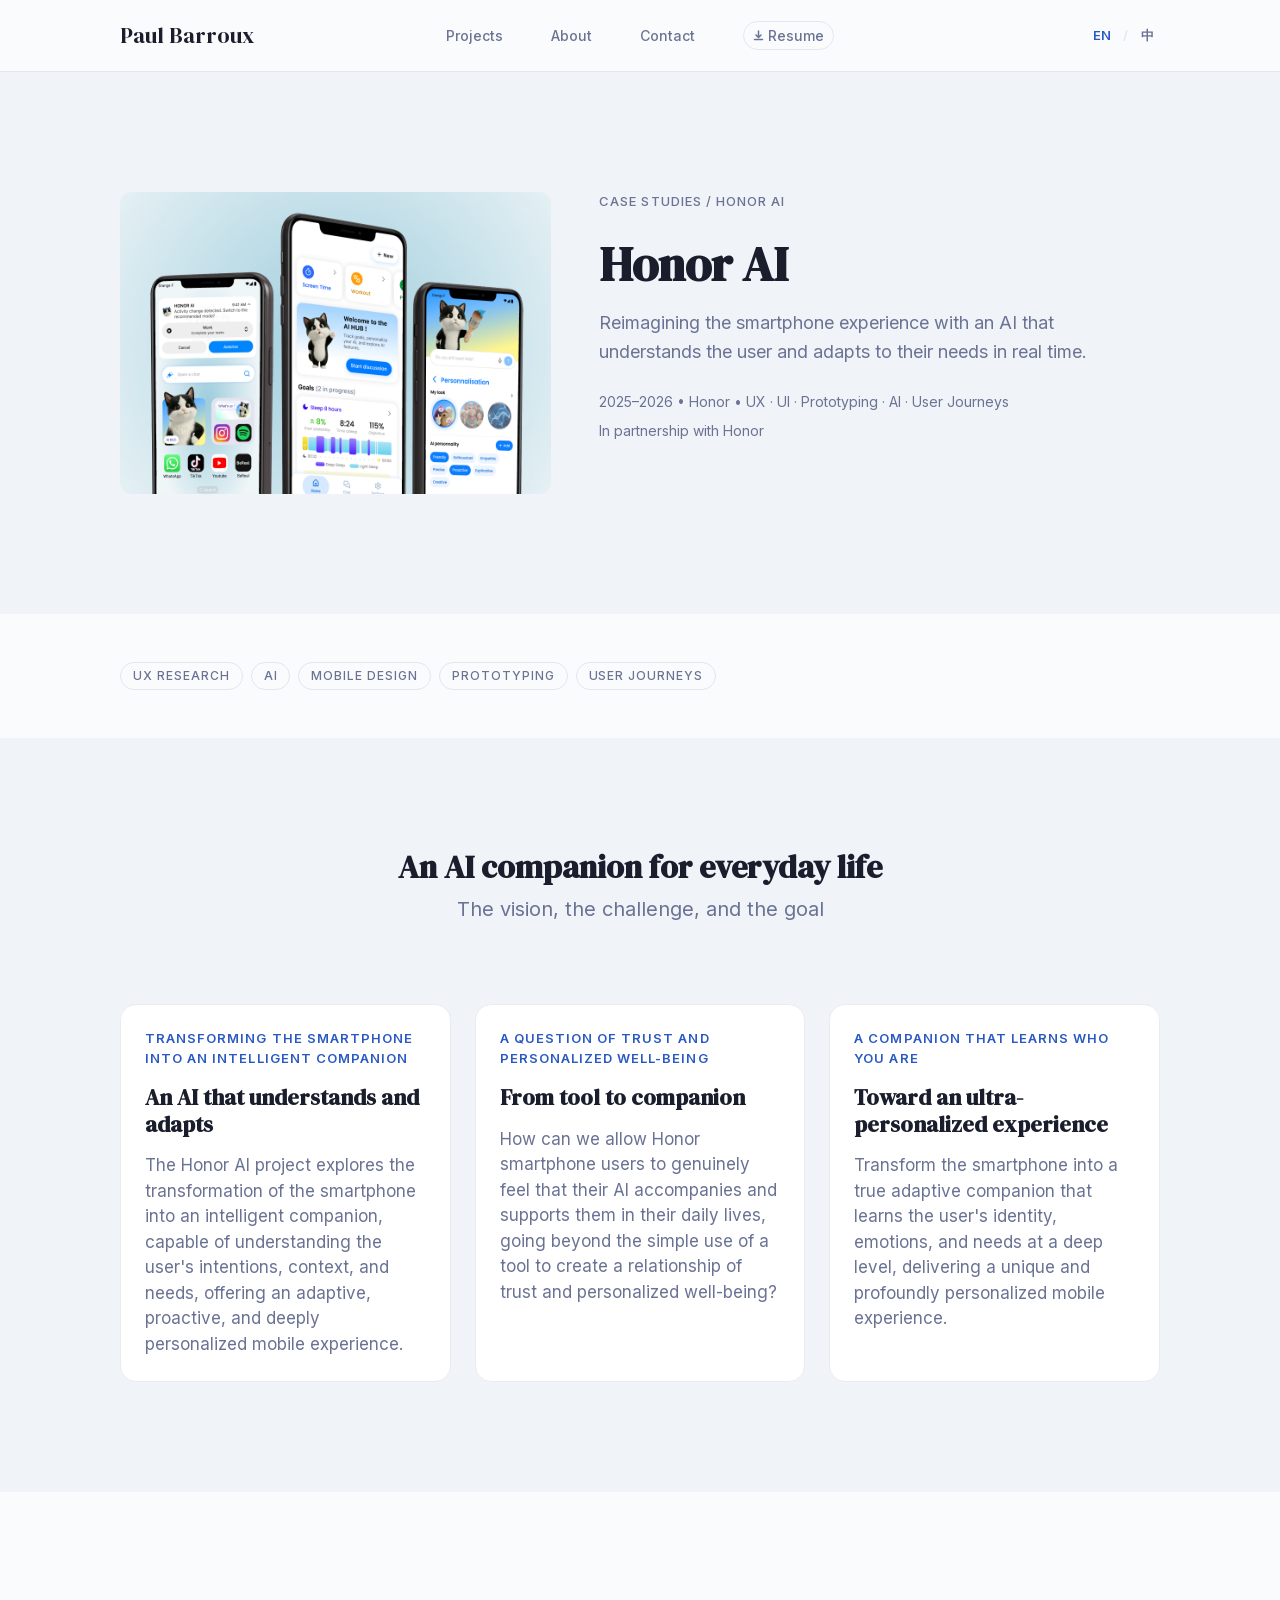
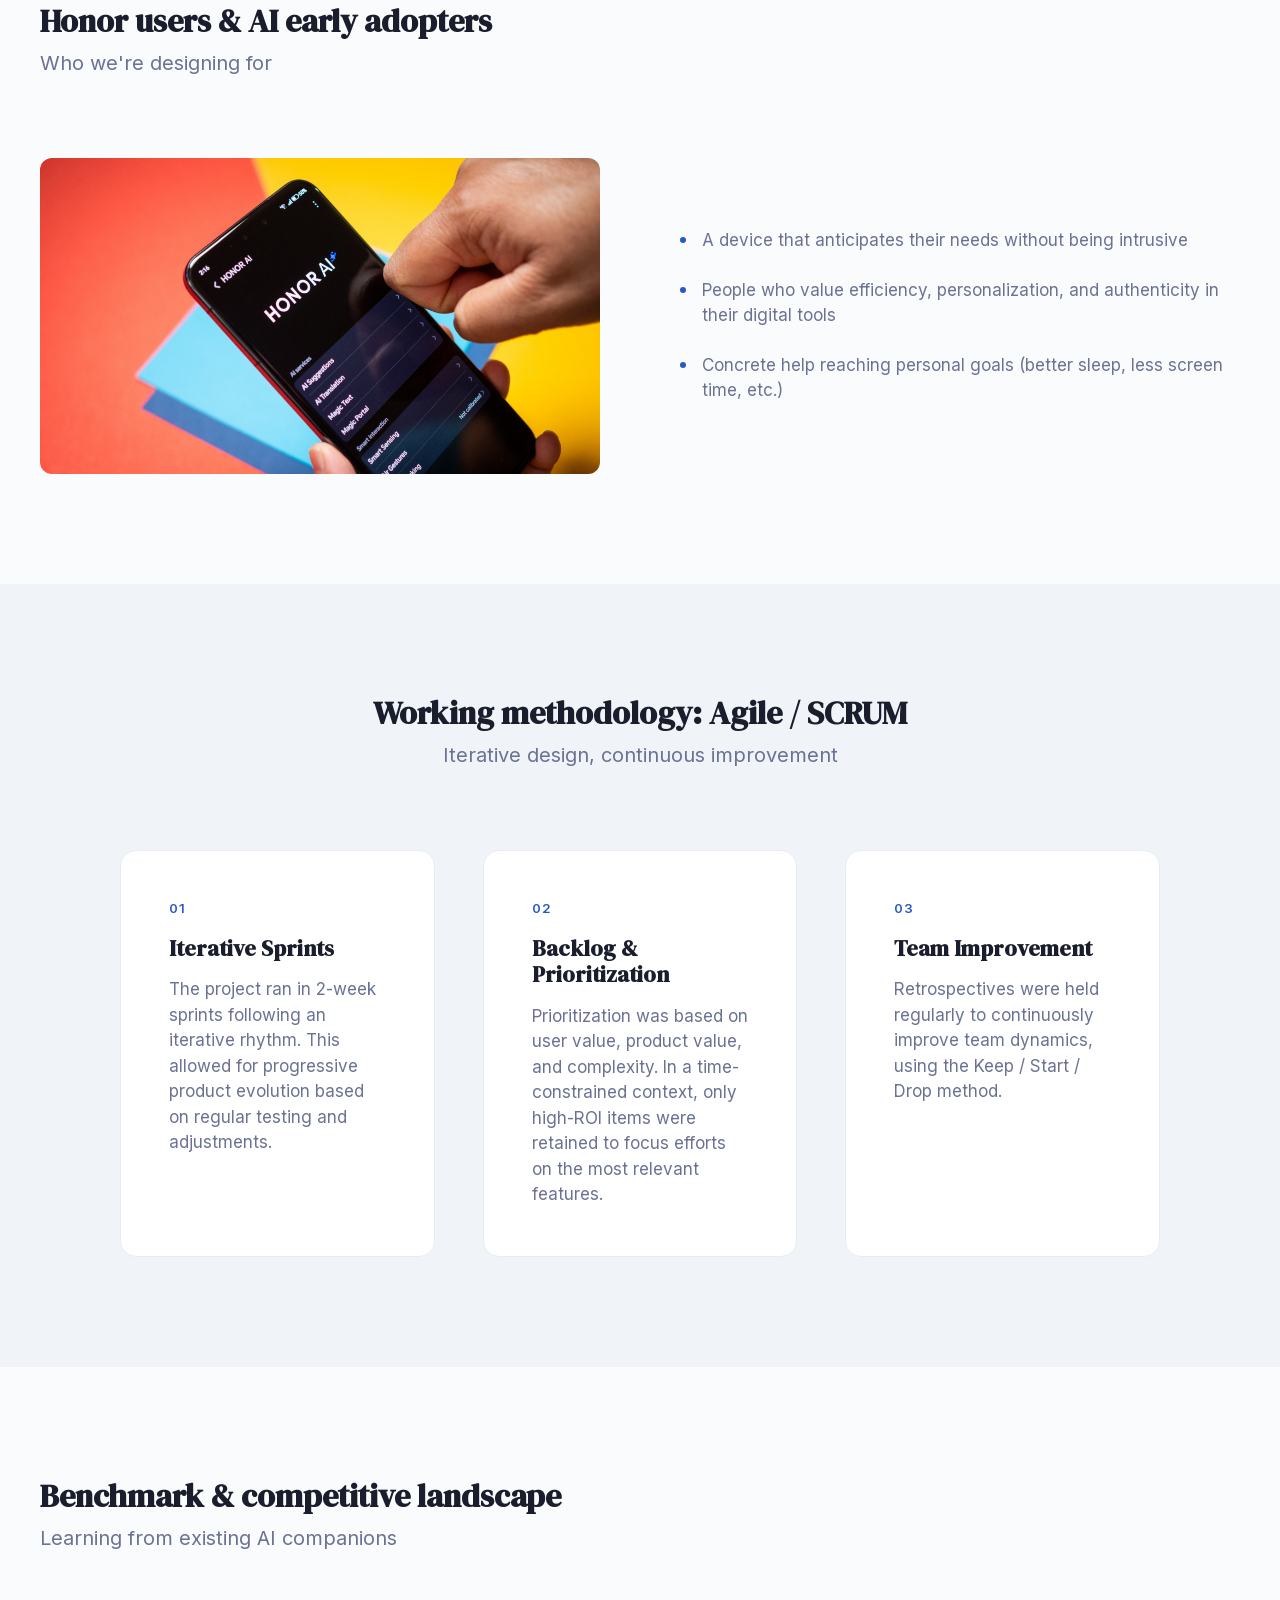
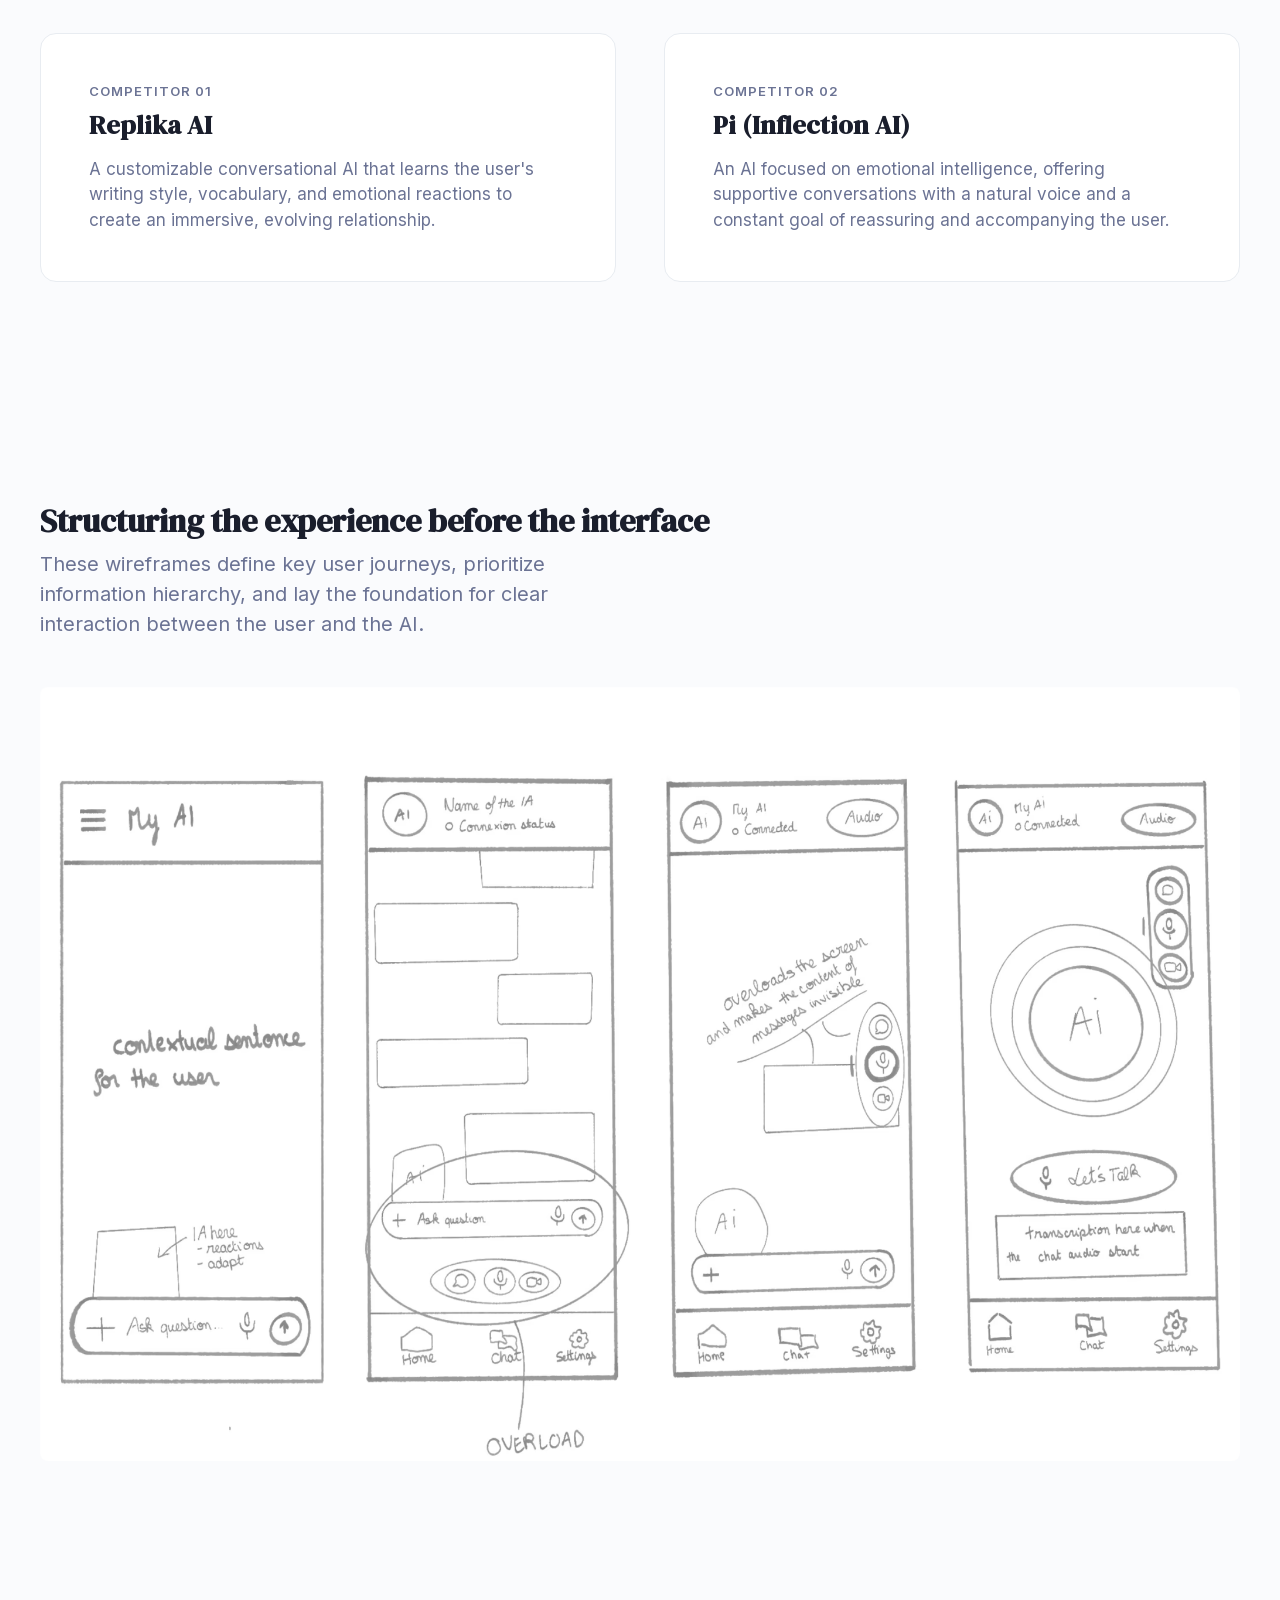
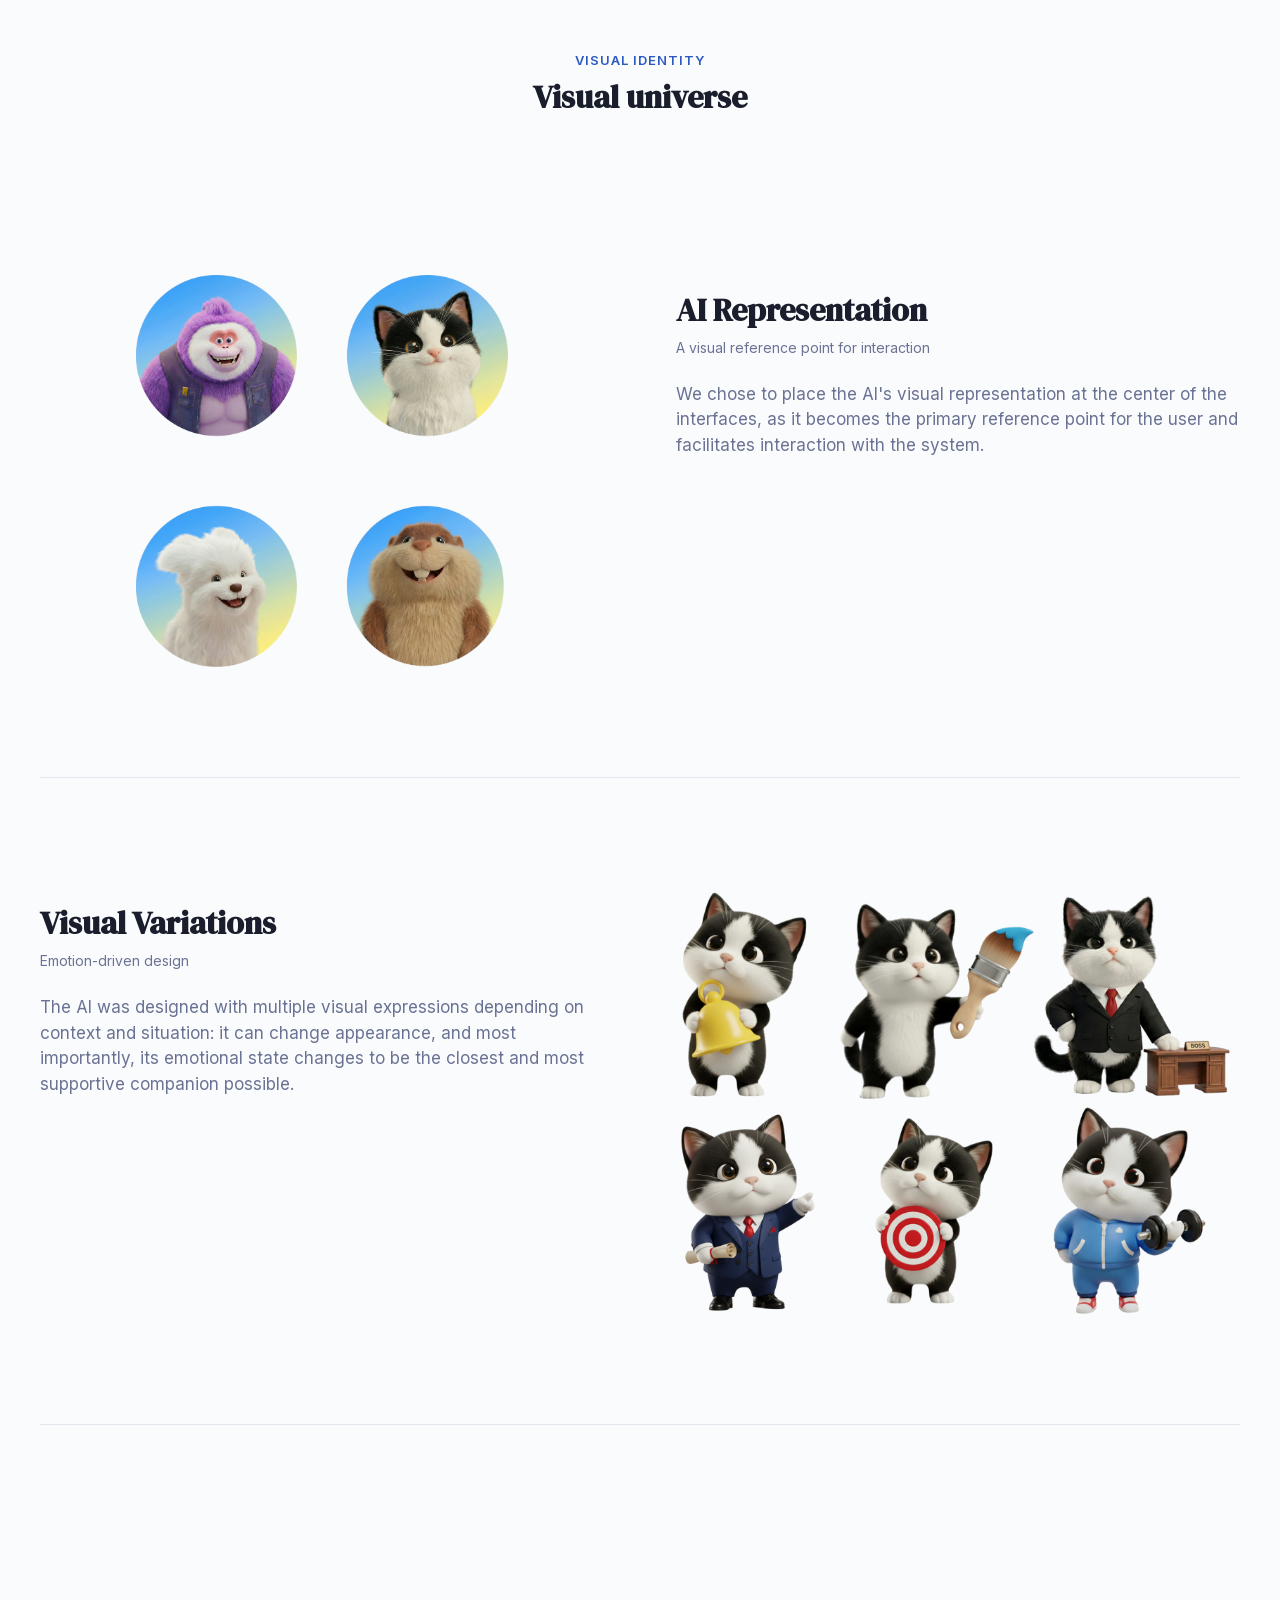
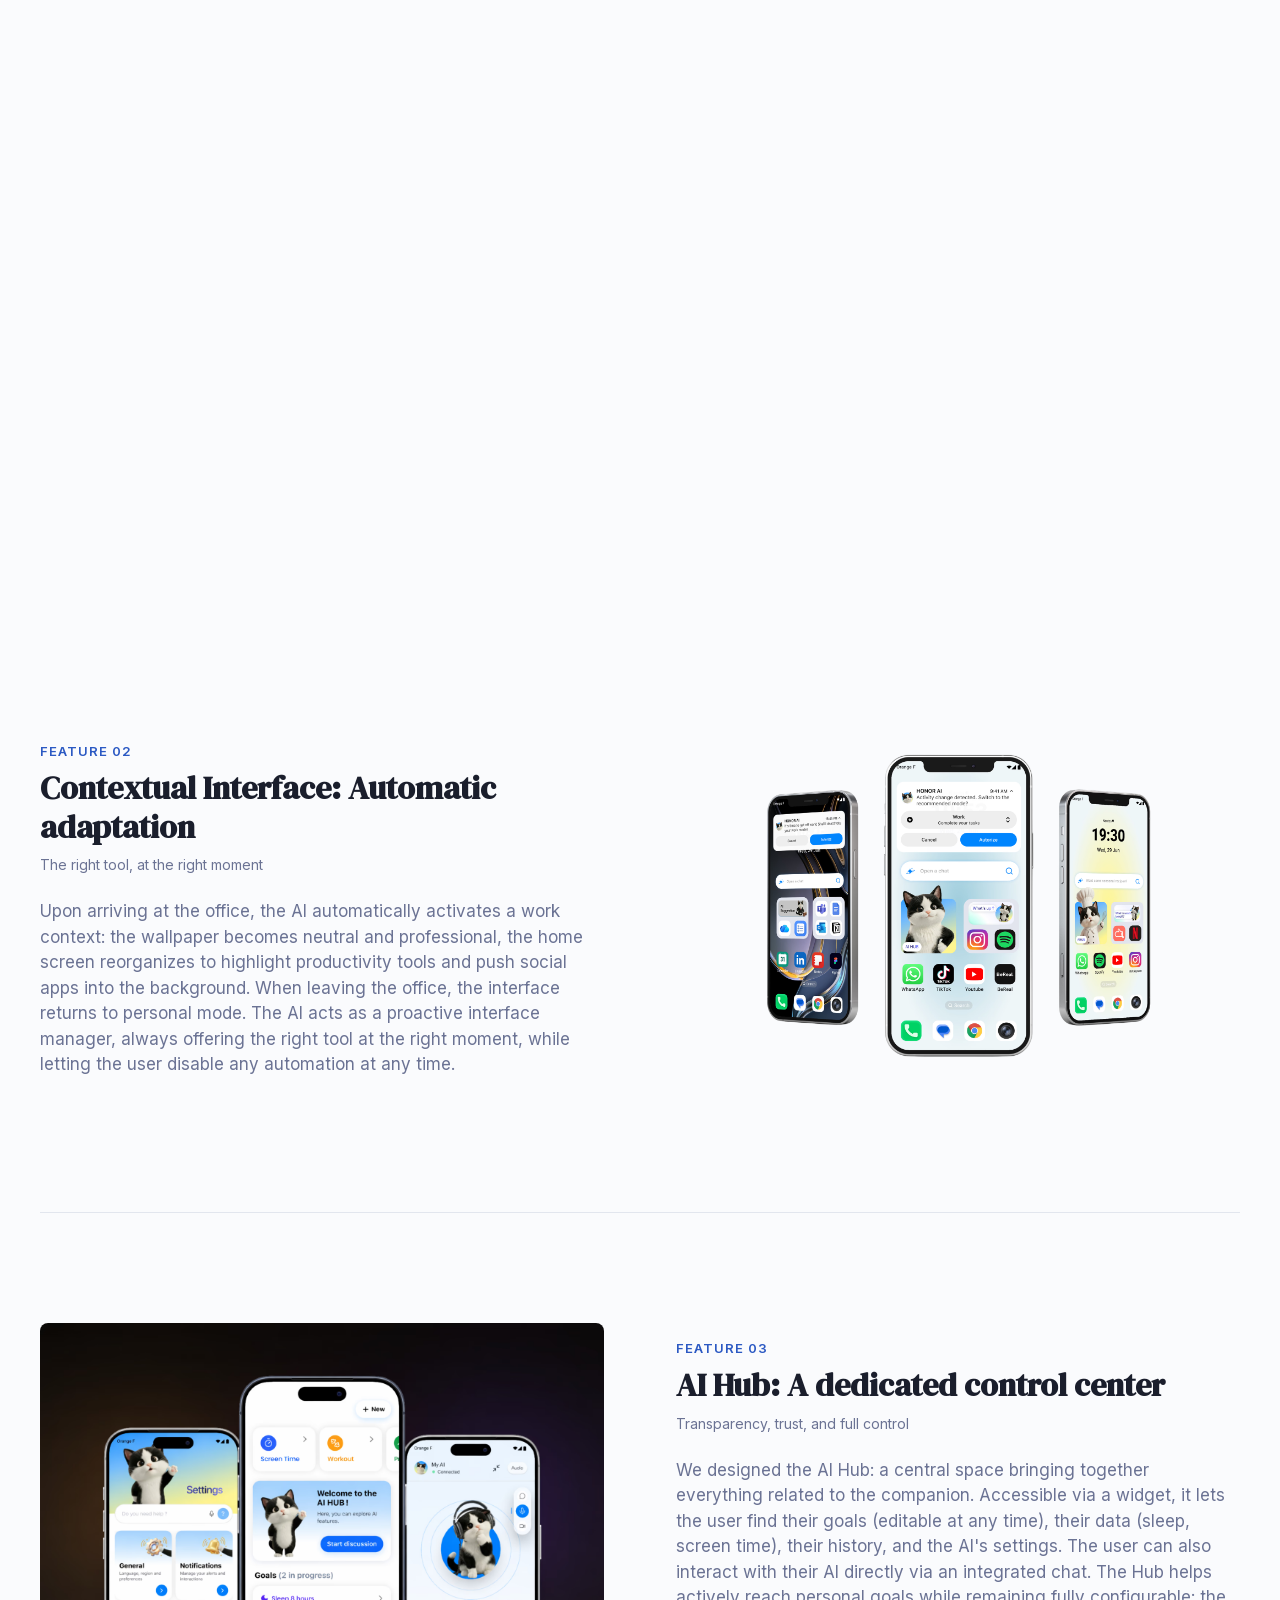
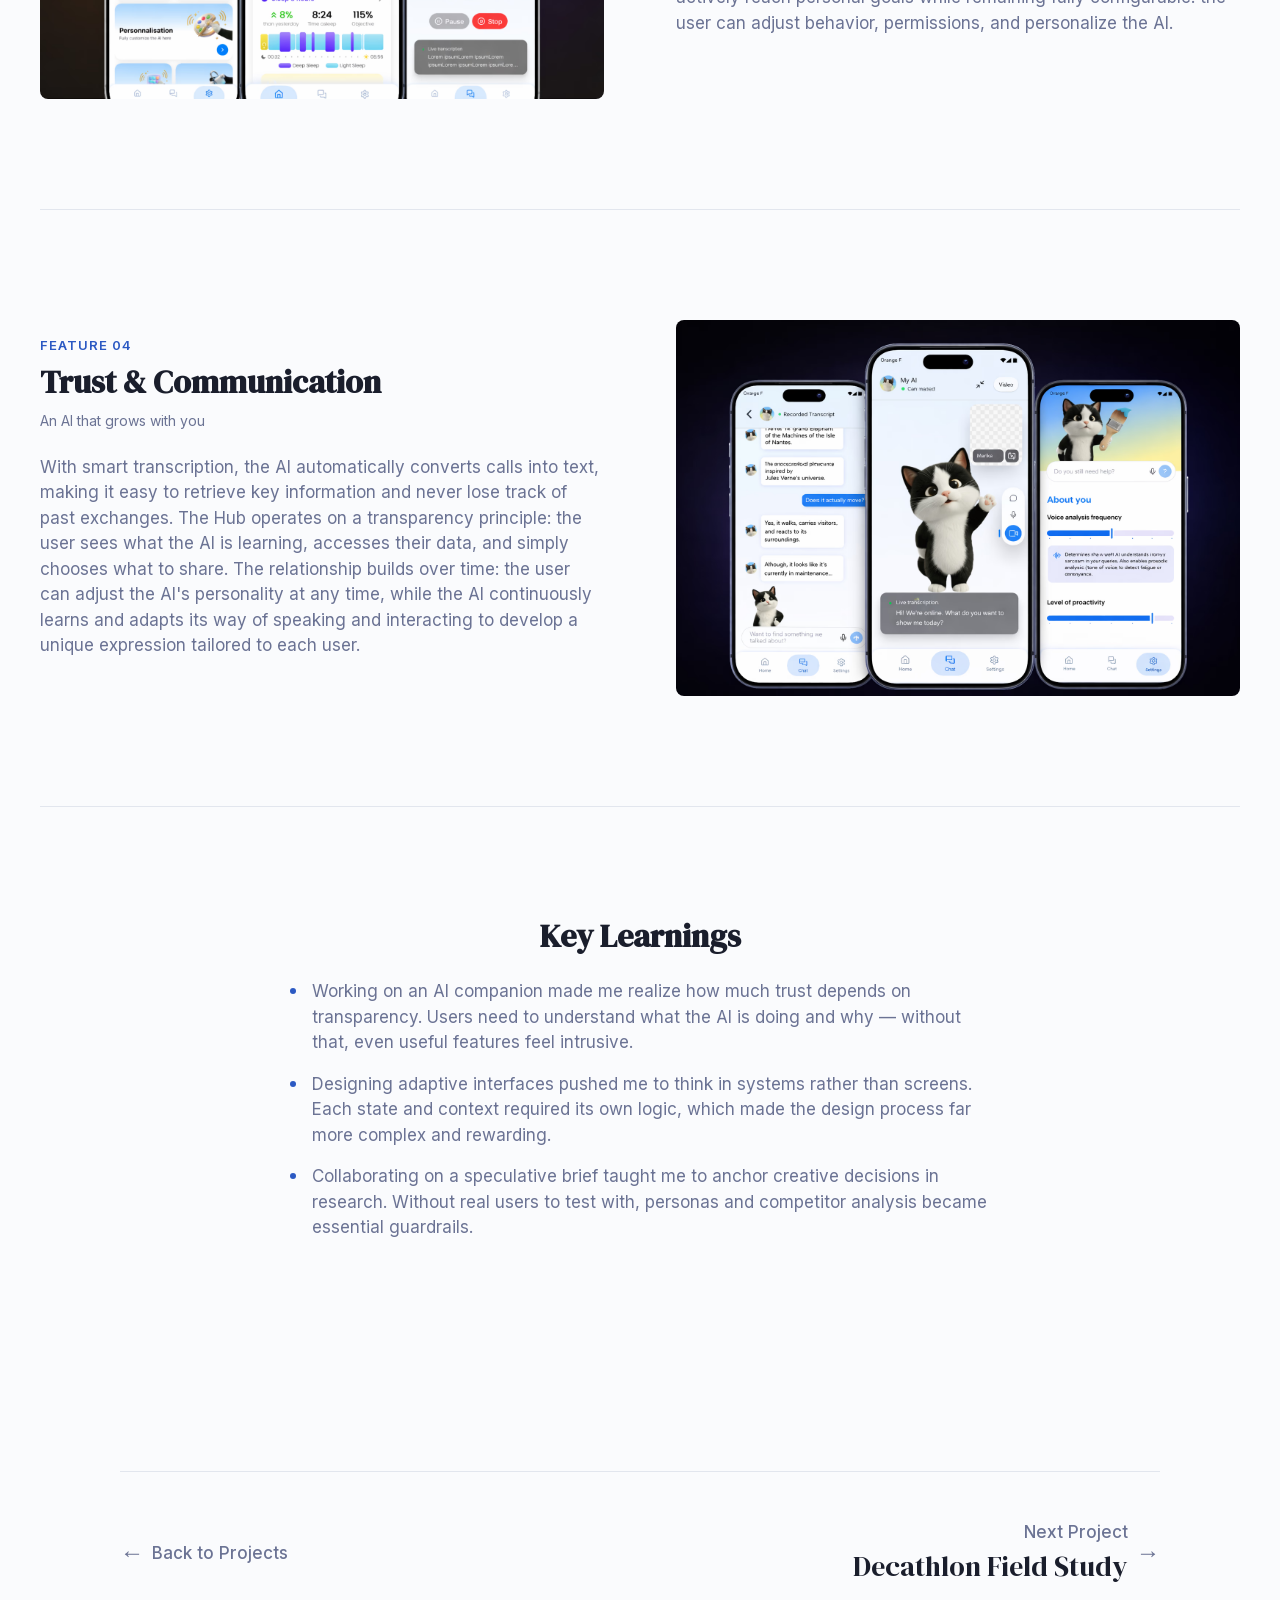
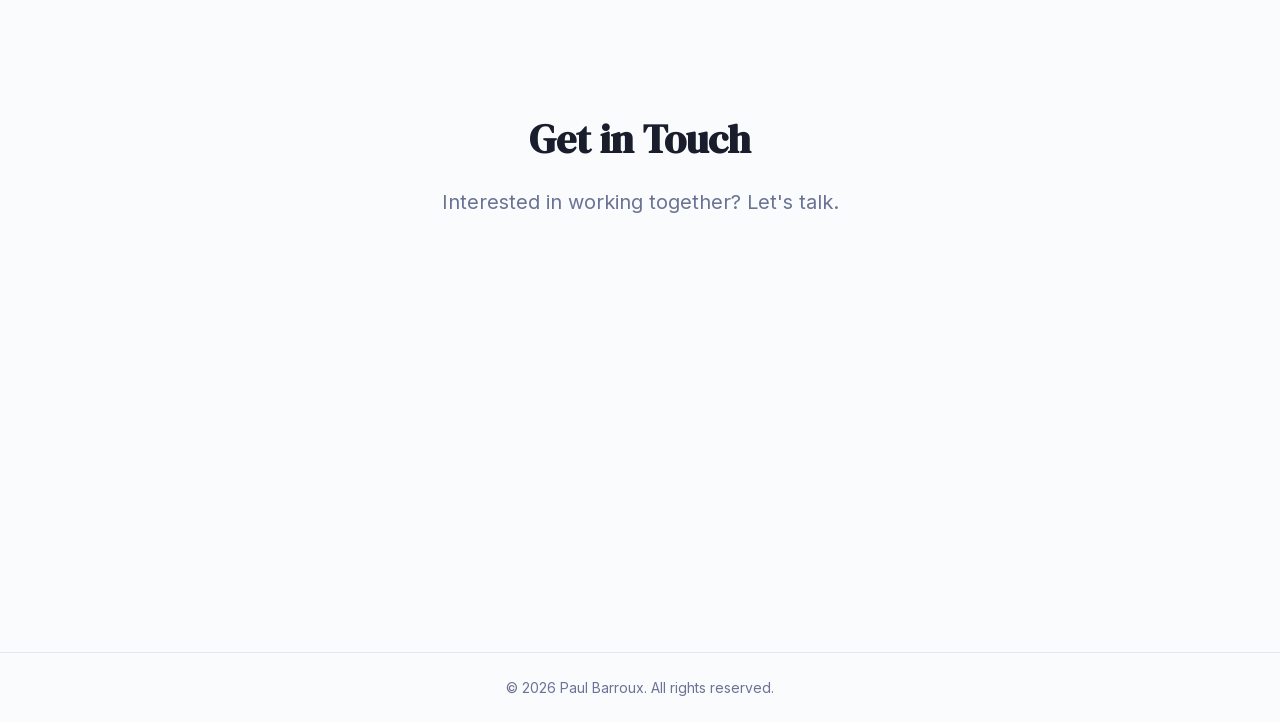
<file: honor-ai.html>
<!DOCTYPE html>
<html lang="en">
<head>
  <meta charset="UTF-8">
  <meta name="viewport" content="width=device-width, initial-scale=1.0">
  <meta name="description" content="Honor AI: Reimagining the smartphone experience with an AI that understands the user and adapts to their needs in real time.">
  <meta property="og:title" content="Honor AI · Paul Barroux">
  <meta property="og:description" content="Reimagining the smartphone experience with an AI that understands the user and adapts to their needs in real time.">
  <meta property="og:type" content="website">
  <title>Honor AI · Paul Barroux</title>

  <!-- Favicon -->
  <link rel="icon" href="data:image/svg+xml,<svg xmlns='http://www.w3.org/2000/svg' viewBox='0 0 32 32'><rect width='32' height='32' rx='4' fill='%232B59C3'/><text x='50%25' y='55%25' dominant-baseline='central' text-anchor='middle' fill='white' font-family='serif' font-size='20' font-weight='bold'>P</text></svg>">

  <!-- Fonts (self-hosted) & Styles -->
  <link rel="preload" href="assets/fonts/Inter-latin.woff2" as="font" type="font/woff2" crossorigin>
  <link rel="preload" href="assets/fonts/DMSerifDisplay-latin.woff2" as="font" type="font/woff2" crossorigin>
  <link rel="stylesheet" href="css/styles.css">
</head>
<body data-page="project">

  <!-- ========== NAVIGATION ========== -->
  <header class="navbar" role="banner">
    <nav class="navbar__inner" role="navigation" aria-label="Main navigation">
      <a href="index.html" class="navbar__logo">Paul Barroux</a>
      <div class="navbar__links">
        <a href="index.html#projects" class="navbar__link"><span data-lang="en">Projects</span><span data-lang="zh">项目</span></a>
        <a href="about.html" class="navbar__link"><span data-lang="en">About</span><span data-lang="zh">关于</span></a>
        <a href="#contact" class="navbar__link"><span data-lang="en">Contact</span><span data-lang="zh">联系</span></a>
        <a href="assets/pdf/CV_Paul_Barroux.pdf" download class="navbar__cv" aria-label="Download Resume">
          <svg width="11" height="11" viewBox="0 0 11 11" fill="none" stroke="currentColor" stroke-width="1.5" stroke-linecap="round" stroke-linejoin="round" aria-hidden="true"><path d="M5.5 1v6M3 5l2.5 2.5L8 5"/><path d="M1.5 9.5h8"/></svg>
          <span data-lang="en">Resume</span>
          <span data-lang="zh">简历</span>
        </a>
      </div>
      <div class="navbar__end">
        <div class="lang-toggle" role="group" aria-label="Language">
          <button class="lang-toggle__btn active" data-set-lang="en" type="button" aria-label="English">EN</button>
          <span class="lang-toggle__sep" aria-hidden="true">/</span>
          <button class="lang-toggle__btn" data-set-lang="zh" type="button" aria-label="中文">中</button>
        </div>
        <button class="hamburger" aria-label="Toggle menu" aria-expanded="false">
          <span class="hamburger__line"></span>
          <span class="hamburger__line"></span>
          <span class="hamburger__line"></span>
        </button>
      </div>
    </nav>
  </header>

  <!-- Mobile menu -->
  <div class="mobile-menu__overlay" aria-hidden="true"></div>
  <div class="mobile-menu" aria-hidden="true">
    <a href="index.html#projects" class="mobile-menu__link"><span data-lang="en">Projects</span><span data-lang="zh">项目</span></a>
    <a href="about.html" class="mobile-menu__link"><span data-lang="en">About</span><span data-lang="zh">关于</span></a>
    <a href="#contact" class="mobile-menu__link"><span data-lang="en">Contact</span><span data-lang="zh">联系</span></a>
    <a href="assets/pdf/CV_Paul_Barroux.pdf" download class="mobile-menu__link">
      <span data-lang="en">Resume</span>
      <span data-lang="zh">简历</span>
    </a>
    <div class="lang-toggle lang-toggle--mobile" role="group" aria-label="Language">
      <button class="lang-toggle__btn active" data-set-lang="en" type="button">EN</button>
      <span class="lang-toggle__sep" aria-hidden="true">/</span>
      <button class="lang-toggle__btn" data-set-lang="zh" type="button">中</button>
    </div>
  </div>

  <main>

    <!-- ========== HEADER BLOCK ========== -->
    <section class="case-header">
      <div class="container">
        <div class="case-header__inner">
          <div class="case-header__hero-img">
            <img src="assets/images/HonorMain.avif" alt="Honor AI — main visual" loading="eager">
          </div>
          <div class="case-header__content reveal">
            <p class="case-header__breadcrumb">
              <span data-lang="en">Case Studies / Honor AI</span>
              <span data-lang="zh">案例研究 / Honor AI</span>
            </p>
            <h1 class="case-header__title">Honor AI</h1>
            <p class="case-header__desc">
              <span data-lang="en">Reimagining the smartphone experience with an AI that understands the user and adapts to their needs in real time.</span>
              <span data-lang="zh">重新构想智能手机体验，打造一款能实时理解用户、自适应其需求的 AI 伴侣。</span>
            </p>
            <p class="case-header__meta">
              <span data-lang="en">2025&ndash;2026 &bull; Honor &bull; UX &middot; UI &middot; Prototyping &middot; AI &middot; User Journeys</span>
              <span data-lang="zh">2025&ndash;2026 &bull; Honor &bull; UX &middot; UI &middot; 原型设计 &middot; 人工智能 &middot; 用户旅程</span>
            </p>
            <p class="case-header__meta">
              <span data-lang="en">In partnership with Honor</span>
              <span data-lang="zh">与荣耀合作完成</span>
            </p>
          </div>
        </div>
      </div>
    </section>

    <!-- Tags -->
    <div class="container">
      <div class="case-tags reveal">
        <span class="tag"><span data-lang="en">UX Research</span><span data-lang="zh">UX 研究</span></span>
        <span class="tag"><span data-lang="en">AI</span><span data-lang="zh">人工智能</span></span>
        <span class="tag"><span data-lang="en">Mobile Design</span><span data-lang="zh">移动设计</span></span>
        <span class="tag"><span data-lang="en">Prototyping</span><span data-lang="zh">原型设计</span></span>
        <span class="tag"><span data-lang="en">User Journeys</span><span data-lang="zh">用户旅程</span></span>
      </div>
    </div>

    <!-- ========== CASE STUDY CONTENT ========== -->
    <article>

      <!-- ── Context: Three pillars of Honor AI ── -->
      <div class="case-methodology case-methodology--intro reveal">
        <div class="container">
          <div class="case-methodology__header">
            <h2 class="case-methodology__title">
              <span data-lang="en">An AI companion for everyday life</span>
              <span data-lang="zh">日常生活中的 AI 伴侣</span>
            </h2>
            <p class="case-methodology__subtitle">
              <span data-lang="en">The vision, the challenge, and the goal</span>
              <span data-lang="zh">愿景、挑战与目标</span>
            </p>
          </div>
          <div class="case-methodology__cards">

            <div class="case-methodology__card">
              <p class="case-methodology__card-num">
                <span data-lang="en">Transforming the smartphone into an intelligent companion</span>
                <span data-lang="zh">将智能手机转变为智能伴侣</span>
              </p>
              <h3 class="case-methodology__card-title">
                <span data-lang="en">An AI that understands and adapts</span>
                <span data-lang="zh">能理解与适应的人工智能</span>
              </h3>
              <p class="case-methodology__card-text">
                <span data-lang="en">The Honor AI project explores the transformation of the smartphone into an intelligent companion, capable of understanding the user's intentions, context, and needs, offering an adaptive, proactive, and deeply personalized mobile experience.</span>
                <span data-lang="zh">Honor AI 项目探索了智能手机向智能伴侣的转型——能够理解用户的意图、情境与需求，提供自适应、主动且深度个性化的移动体验。</span>
              </p>
            </div>

            <div class="case-methodology__card">
              <p class="case-methodology__card-num">
                <span data-lang="en">A question of trust and personalized well-being</span>
                <span data-lang="zh">信任与个性化幸福感的核心议题</span>
              </p>
              <h3 class="case-methodology__card-title">
                <span data-lang="en">From tool to companion</span>
                <span data-lang="zh">从工具到伴侣</span>
              </h3>
              <p class="case-methodology__card-text">
                <span data-lang="en">How can we allow Honor smartphone users to genuinely feel that their AI accompanies and supports them in their daily lives, going beyond the simple use of a tool to create a relationship of trust and personalized well-being?</span>
                <span data-lang="zh">如何让 Honor 智能手机用户真正感受到 AI 在日常生活中陪伴与支持他们，超越单纯的工具使用，建立一种信任与个性化幸福感的关系？</span>
              </p>
            </div>

            <div class="case-methodology__card">
              <p class="case-methodology__card-num">
                <span data-lang="en">A companion that learns who you are</span>
                <span data-lang="zh">深度了解你的智能伴侣</span>
              </p>
              <h3 class="case-methodology__card-title">
                <span data-lang="en">Toward an ultra-personalized experience</span>
                <span data-lang="zh">迈向超个性化体验</span>
              </h3>
              <p class="case-methodology__card-text">
                <span data-lang="en">Transform the smartphone into a true adaptive companion that learns the user's identity, emotions, and needs at a deep level, delivering a unique and profoundly personalized mobile experience.</span>
                <span data-lang="zh">将智能手机转变为真正的自适应伴侣，在深层次上学习用户的身份认同、情感与需求，带来独一无二且深度个性化的移动体验。</span>
              </p>
            </div>

          </div>
        </div>
      </div>

      <!-- ── Section 04: Target Audience ── -->
      <div class="case-audience container reveal">
        <div class="case-audience__header">
          <h2 class="case-audience__title">
            <span data-lang="en">Honor users &amp; AI early adopters</span>
            <span data-lang="zh">Honor 用户与 AI 早期使用者</span>
          </h2>
          <p class="case-audience__subtitle">
            <span data-lang="en">Who we're designing for</span>
            <span data-lang="zh">我们的设计对象</span>
          </p>
        </div>
        <div class="case-audience__grid">
          <div class="case-audience__image">
            <img src="assets/images/honor-user.jpg" alt="Person using a smartphone" loading="lazy">
          </div>
          <ul class="case-audience__list">
            <li class="case-audience__item">
              <span data-lang="en">A device that anticipates their needs without being intrusive</span>
              <span data-lang="zh">能预见需求而不显突兀的智能设备</span>
            </li>
            <li class="case-audience__item">
              <span data-lang="en">People who value efficiency, personalization, and authenticity in their digital tools</span>
              <span data-lang="zh">重视数字工具效率、个性化与真实性的用户群体</span>
            </li>
            <li class="case-audience__item">
              <span data-lang="en">Concrete help reaching personal goals (better sleep, less screen time, etc.)</span>
              <span data-lang="zh">切实协助实现个人目标（如改善睡眠、减少屏幕时间等）</span>
            </li>
          </ul>
        </div>
      </div>

      <!-- ── Section 05: Methodology ── -->
      <div class="case-methodology reveal">
        <div class="container">
          <div class="case-methodology__header">
            <h2 class="case-methodology__title">
              <span data-lang="en">Working methodology: Agile / SCRUM</span>
              <span data-lang="zh">工作方法论：敏捷 / SCRUM</span>
            </h2>
            <p class="case-methodology__subtitle">
              <span data-lang="en">Iterative design, continuous improvement</span>
              <span data-lang="zh">迭代设计，持续改进</span>
            </p>
          </div>
          <div class="case-methodology__cards">

            <div class="case-methodology__card">
              <p class="case-methodology__card-num">01</p>
              <h3 class="case-methodology__card-title">
                <span data-lang="en">Iterative Sprints</span>
                <span data-lang="zh">迭代冲刺</span>
              </h3>
              <p class="case-methodology__card-text">
                <span data-lang="en">The project ran in 2-week sprints following an iterative rhythm. This allowed for progressive product evolution based on regular testing and adjustments.</span>
                <span data-lang="zh">项目以两周为一个冲刺周期运行，遵循迭代节奏。这使产品能够基于定期测试和调整实现渐进式演进。</span>
              </p>
            </div>

            <div class="case-methodology__card">
              <p class="case-methodology__card-num">02</p>
              <h3 class="case-methodology__card-title">
                <span data-lang="en">Backlog &amp; Prioritization</span>
                <span data-lang="zh">待办事项与优先排序</span>
              </h3>
              <p class="case-methodology__card-text">
                <span data-lang="en">Prioritization was based on user value, product value, and complexity. In a time-constrained context, only high-ROI items were retained to focus efforts on the most relevant features.</span>
                <span data-lang="zh">优先级基于用户价值、产品价值和复杂度三个维度。在时间有限的背景下，仅保留高投入产出比的事项，将精力聚焦于最有价值的功能。</span>
              </p>
            </div>

            <div class="case-methodology__card">
              <p class="case-methodology__card-num">03</p>
              <h3 class="case-methodology__card-title">
                <span data-lang="en">Team Improvement</span>
                <span data-lang="zh">团队持续改进</span>
              </h3>
              <p class="case-methodology__card-text">
                <span data-lang="en">Retrospectives were held regularly to continuously improve team dynamics, using the Keep / Start / Drop method.</span>
                <span data-lang="zh">定期举行回顾会议，采用 Keep / Start / Drop 方法持续改善团队协作与工作方式。</span>
              </p>
            </div>

          </div>
        </div>
      </div>

      <!-- ── Section 06: Competitive Benchmark ── -->
      <div class="case-benchmark container reveal">
        <div class="case-benchmark__header">
          <h2 class="case-benchmark__title">
            <span data-lang="en">Benchmark &amp; competitive landscape</span>
            <span data-lang="zh">基准测试与竞品分析</span>
          </h2>
          <p class="case-benchmark__subtitle">
            <span data-lang="en">Learning from existing AI companions</span>
            <span data-lang="zh">从现有 AI 伴侣产品中汲取洞见</span>
          </p>
        </div>
        <div class="case-benchmark__cards">

          <div class="case-benchmark__card">
            <p class="case-benchmark__card-label">
              <span data-lang="en">Competitor 01</span>
              <span data-lang="zh">竞品 01</span>
            </p>
            <h3 class="case-benchmark__card-title">Replika AI</h3>
            <p class="case-benchmark__card-text">
              <span data-lang="en">A customizable conversational AI that learns the user's writing style, vocabulary, and emotional reactions to create an immersive, evolving relationship.</span>
              <span data-lang="zh">一款可定制的对话式 AI，通过学习用户的写作风格、词汇和情感反应，构建沉浸式、持续进化的伴侣关系。</span>
            </p>
          </div>

          <div class="case-benchmark__card">
            <p class="case-benchmark__card-label">
              <span data-lang="en">Competitor 02</span>
              <span data-lang="zh">竞品 02</span>
            </p>
            <h3 class="case-benchmark__card-title">Pi (Inflection AI)</h3>
            <p class="case-benchmark__card-text">
              <span data-lang="en">An AI focused on emotional intelligence, offering supportive conversations with a natural voice and a constant goal of reassuring and accompanying the user.</span>
              <span data-lang="zh">专注于情感智能的 AI，以自然的语音提供支持性对话，始终致力于给予用户安慰与陪伴。</span>
            </p>
          </div>

        </div>
      </div>

      <!-- ── Section 07: Wireframes ── -->
      <div class="case-wireframes container reveal">
        <div class="case-wireframes__header">
          <h2 class="case-wireframes__title">
            <span data-lang="en">Structuring the experience before the interface</span>
            <span data-lang="zh">在界面之前构建体验结构</span>
          </h2>
          <p class="case-wireframes__subtitle">
            <span data-lang="en">These wireframes define key user journeys, prioritize information hierarchy, and lay the foundation for clear interaction between the user and the AI.</span>
            <span data-lang="zh">这些线框图定义了关键用户旅程，确立信息层级优先级，为用户与 AI 之间清晰的交互奠定基础。</span>
          </p>
        </div>
        <div class="case-wireframes__image">
          <img src="assets/images/HonorWireframe.avif" alt="Honor AI wireframes" loading="lazy">
        </div>
      </div>

      <!-- ── Section 08: Visual Identity ── -->
      <div class="case-section-intro container reveal">
        <p class="case-section-intro__label">
          <span data-lang="en">Visual Identity</span>
          <span data-lang="zh">视觉设计</span>
        </p>
        <h2 class="case-section-intro__title">
          <span data-lang="en">Visual universe</span>
          <span data-lang="zh">视觉宇宙</span>
        </h2>
      </div>

      <div class="case-block container reveal">
        <div class="case-block__grid">
          <div class="case-block__image" style="align-self: center;">
            <img src="assets/images/HonorCharacters.png" alt="Honor AI character representations" loading="lazy" style="max-width: 66%; margin: 0 auto;">
          </div>
          <div class="case-block__content">
            <h2 class="case-block__title">
              <span data-lang="en">AI Representation</span>
              <span data-lang="zh">AI 形象呈现</span>
            </h2>
            <p class="case-block__subtitle">
              <span data-lang="en">A visual reference point for interaction</span>
              <span data-lang="zh">交互的视觉参考中心</span>
            </p>
            <p class="case-block__text">
              <span data-lang="en">We chose to place the AI's visual representation at the center of the interfaces, as it becomes the primary reference point for the user and facilitates interaction with the system.</span>
              <span data-lang="zh">我们选择将 AI 的视觉形象置于界面中心，因为它成为用户的主要参考点，并促进与系统的自然交互。</span>
            </p>
          </div>
        </div>
      </div>

      <div class="case-block case-block--reversed container reveal">
        <div class="case-block__grid">
          <div class="case-block__image">
            <img src="assets/images/HonorCharacterVariation.png" alt="Honor AI visual variations" loading="lazy">
          </div>
          <div class="case-block__content">
            <h2 class="case-block__title">
              <span data-lang="en">Visual Variations</span>
              <span data-lang="zh">视觉多样性</span>
            </h2>
            <p class="case-block__subtitle">
              <span data-lang="en">Emotion-driven design</span>
              <span data-lang="zh">情感驱动的设计</span>
            </p>
            <p class="case-block__text">
              <span data-lang="en">The AI was designed with multiple visual expressions depending on context and situation: it can change appearance, and most importantly, its emotional state changes to be the closest and most supportive companion possible.</span>
              <span data-lang="zh">AI 被设计成根据情境和场景呈现多种视觉表达：它可以改变外观，更重要的是，其情感状态也会随之变化，以成为最贴近用户、最具支持性的伴侣。</span>
            </p>
          </div>
        </div>
      </div>

      <!-- ── Section 09: Key Features (4 features) ── -->
      <div class="case-section-intro container reveal">
        <p class="case-section-intro__label">
          <span data-lang="en">Results</span>
          <span data-lang="zh">成果</span>
        </p>
        <h2 class="case-section-intro__title">
          <span data-lang="en">Four features that define the experience</span>
          <span data-lang="zh">定义体验的四大核心功能</span>
        </h2>
      </div>

      <!-- Feature 01 — Onboarding -->
      <div class="case-block container reveal">
        <div class="case-block__grid">
          <div class="case-block__image">
            <img src="assets/images/HonorOnboarding.avif" alt="Honor AI onboarding experience" loading="lazy">
          </div>
          <div class="case-block__content">
            <p class="case-feature-label">
              <span data-lang="en">Feature 01</span>
              <span data-lang="zh">功能 01</span>
            </p>
            <h2 class="case-block__title">
              <span data-lang="en">Onboarding: A companion from the start</span>
              <span data-lang="zh">引导体验：从一开始就是伴侣</span>
            </h2>
            <p class="case-block__subtitle">
              <span data-lang="en">Building trust from the very first interaction</span>
              <span data-lang="zh">从首次交互建立信任</span>
            </p>
            <p class="case-block__text">
              <span data-lang="en">The onboarding introduces the AI as a companion rather than a tool, establishing trust and personalization from the very first interaction. The user defines their preferred level of proactivity, control, and customizes the AI's appearance. From the first interactions, the system adjusts to the user and builds the foundation for an evolving, tailored experience.</span>
              <span data-lang="zh">引导流程将 AI 定义为伴侣而非工具，从首次交互起便建立信任与个性化关系。用户可设定自己偏好的主动程度与控制级别，并自定义 AI 的外观。从最初的交互开始，系统便开始调整以适应用户，奠定持续进化、量身定制体验的基础。</span>
            </p>
          </div>
        </div>
      </div>

      <!-- Feature 02 — Contextual Interface -->
      <div class="case-block case-block--reversed container reveal">
        <div class="case-block__grid">
          <div class="case-block__image">
            <img src="assets/images/HonorAdaptiveUI.avif" alt="Honor AI adaptive contextual interface" loading="lazy">
          </div>
          <div class="case-block__content">
            <p class="case-feature-label">
              <span data-lang="en">Feature 02</span>
              <span data-lang="zh">功能 02</span>
            </p>
            <h2 class="case-block__title">
              <span data-lang="en">Contextual Interface: Automatic adaptation</span>
              <span data-lang="zh">情境界面：自动适应</span>
            </h2>
            <p class="case-block__subtitle">
              <span data-lang="en">The right tool, at the right moment</span>
              <span data-lang="zh">在正确时刻提供正确工具</span>
            </p>
            <p class="case-block__text">
              <span data-lang="en">Upon arriving at the office, the AI automatically activates a work context: the wallpaper becomes neutral and professional, the home screen reorganizes to highlight productivity tools and push social apps into the background. When leaving the office, the interface returns to personal mode. The AI acts as a proactive interface manager, always offering the right tool at the right moment, while letting the user disable any automation at any time.</span>
              <span data-lang="zh">到达办公室时，AI 自动激活工作情境：壁纸变为专业简洁风格，主屏幕重新排列以突出生产力工具并将社交应用退至后台。离开办公室后，界面恢复个人模式。AI 作为主动的界面管理者，始终在正确时刻提供正确工具，同时允许用户随时关闭任何自动化功能。</span>
            </p>
          </div>
        </div>
      </div>

      <!-- Feature 03 — AI Hub -->
      <div class="case-block container reveal">
        <div class="case-block__grid">
          <div class="case-block__image">
            <img src="assets/images/HonorHub.avif" alt="Honor AI Hub control center" loading="lazy">
          </div>
          <div class="case-block__content">
            <p class="case-feature-label">
              <span data-lang="en">Feature 03</span>
              <span data-lang="zh">功能 03</span>
            </p>
            <h2 class="case-block__title">
              <span data-lang="en">AI Hub: A dedicated control center</span>
              <span data-lang="zh">AI Hub：专属控制中心</span>
            </h2>
            <p class="case-block__subtitle">
              <span data-lang="en">Transparency, trust, and full control</span>
              <span data-lang="zh">透明、信任与完全掌控</span>
            </p>
            <p class="case-block__text">
              <span data-lang="en">We designed the AI Hub: a central space bringing together everything related to the companion. Accessible via a widget, it lets the user find their goals (editable at any time), their data (sleep, screen time), their history, and the AI's settings. The user can also interact with their AI directly via an integrated chat. The Hub helps actively reach personal goals while remaining fully configurable: the user can adjust behavior, permissions, and personalize the AI.</span>
              <span data-lang="zh">我们设计了 AI Hub：一个汇聚所有伴侣相关内容的中央空间。通过小组件即可访问，用户可以查看目标（随时可编辑）、数据（睡眠、屏幕时间）、历史记录及 AI 设置，并通过内置聊天直接与 AI 互动。Hub 帮助用户积极实现个人目标，同时保持完全可配置性：用户可调整行为、权限并个性化 AI。</span>
            </p>
          </div>
        </div>
      </div>

      <!-- Feature 04 — Trust & Communication -->
      <div class="case-block case-block--reversed container reveal">
        <div class="case-block__grid">
          <div class="case-block__image">
            <img src="assets/images/HonorTrust&amp;communication.avif" alt="Honor AI trust and communication" loading="lazy">
          </div>
          <div class="case-block__content">
            <p class="case-feature-label">
              <span data-lang="en">Feature 04</span>
              <span data-lang="zh">功能 04</span>
            </p>
            <h2 class="case-block__title">
              <span data-lang="en">Trust &amp; Communication</span>
              <span data-lang="zh">信任与沟通</span>
            </h2>
            <p class="case-block__subtitle">
              <span data-lang="en">An AI that grows with you</span>
              <span data-lang="zh">与你共同成长的 AI</span>
            </p>
            <p class="case-block__text">
              <span data-lang="en">With smart transcription, the AI automatically converts calls into text, making it easy to retrieve key information and never lose track of past exchanges. The Hub operates on a transparency principle: the user sees what the AI is learning, accesses their data, and simply chooses what to share. The relationship builds over time: the user can adjust the AI's personality at any time, while the AI continuously learns and adapts its way of speaking and interacting to develop a unique expression tailored to each user.</span>
              <span data-lang="zh">借助智能转写功能，AI 自动将通话转换为文字，便于检索关键信息，永不遗漏过往交流。Hub 遵循透明原则：用户可以看到 AI 正在学习的内容，访问自己的数据，并简单选择愿意分享的信息。关系随时间积累：用户可随时调整 AI 的个性，而 AI 则持续学习和适应其说话与交互方式，发展出专属于每位用户的独特表达。</span>
            </p>
          </div>
        </div>
      </div>

      <!-- ── Key Learnings ── -->
      <div class="case-learnings container reveal">
        <h2 class="case-learnings__title">
          <span data-lang="en">Key Learnings</span>
          <span data-lang="zh">关键收获</span>
        </h2>
        <ul class="case-list">
          <li class="case-list__item">
            <span data-lang="en">Working on an AI companion made me realize how much trust depends on transparency. Users need to understand what the AI is doing and why — without that, even useful features feel intrusive.</span>
            <span data-lang="zh">在Honor AI项目中，我意识到信任建立于透明度之上。用户需要理解AI在做什么以及为什么——否则即使有用的功能也会让人感到不适。</span>
          </li>
          <li class="case-list__item">
            <span data-lang="en">Designing adaptive interfaces pushed me to think in systems rather than screens. Each state and context required its own logic, which made the design process far more complex and rewarding.</span>
            <span data-lang="zh">设计自适应界面让我学会从系统角度而非单一页面角度思考，每个状态和情境都需要独立的逻辑。</span>
          </li>
          <li class="case-list__item">
            <span data-lang="en">Collaborating on a speculative brief taught me to anchor creative decisions in research. Without real users to test with, personas and competitor analysis became essential guardrails.</span>
            <span data-lang="zh">在没有真实用户测试的情况下，角色模型和竞品分析成为了关键的设计依据。</span>
          </li>
        </ul>
      </div>

    </article>

    <!-- ========== PROJECT NAVIGATION ========== -->
    <div class="container">
      <nav class="project-nav">
        <a href="index.html#projects" class="project-nav__link project-nav__link--back">
          <span class="project-nav__arrow">&larr;</span>
          <span data-lang="en">Back to Projects</span><span data-lang="zh">返回项目</span>
        </a>
        <a href="decathlon.html" class="project-nav__link project-nav__link--next">
          <div>
            <span><span data-lang="en">Next Project</span><span data-lang="zh">下一个项目</span></span>
            <span class="project-nav__name">Decathlon Field Study</span>
          </div>
          <span class="project-nav__arrow">&rarr;</span>
        </a>
      </nav>
    </div>

    <!-- ========== CONTACT ========== -->
    <section class="contact" id="contact">
      <div class="container">
        <h2 class="section-title reveal">
          <span data-lang="en">Get in Touch</span>
          <span data-lang="zh">联系我</span>
        </h2>
        <p class="contact__text reveal" data-delay="100">
          <span data-lang="en">Interested in working together? Let's talk.</span>
          <span data-lang="zh">想合作？欢迎联系。</span>
        </p>
        <a href="mailto:paulbarroux@icloud.com" class="contact__email reveal" data-delay="200">paulbarroux@icloud.com</a>

        <div class="contact__wechat reveal" data-delay="300">
          <p class="contact__wechat-label">
            <span data-lang="en">or find me on WeChat</span>
            <span data-lang="zh">或在微信添加我</span>
          </p>
          <div class="contact__wechat-card">
            <div class="contact__wechat-qr" aria-label="WeChat QR code">
              <img src="assets/images/WechatQR.jpeg" alt="WeChat QR code — scan to add Paul Barroux on WeChat" loading="lazy">
            </div>
            <div class="contact__wechat-info">
              <span class="contact__wechat-name">Paul Barroux</span>
              <span class="contact__wechat-id">wxid_ddw1kou7jqh212</span>
            </div>
          </div>
        </div>
      </div>
    </section>

  </main>

  <!-- ========== FOOTER ========== -->
  <footer class="footer">
    <div class="container">
      <p class="footer__copy">
        <span data-lang="en">&copy; 2026 Paul Barroux. All rights reserved.</span>
        <span data-lang="zh">&copy; 2026 Paul Barroux. 保留所有权利。</span>
      </p>
    </div>
  </footer>

  <script src="js/main.js"></script>
</body>
</html>
</file>
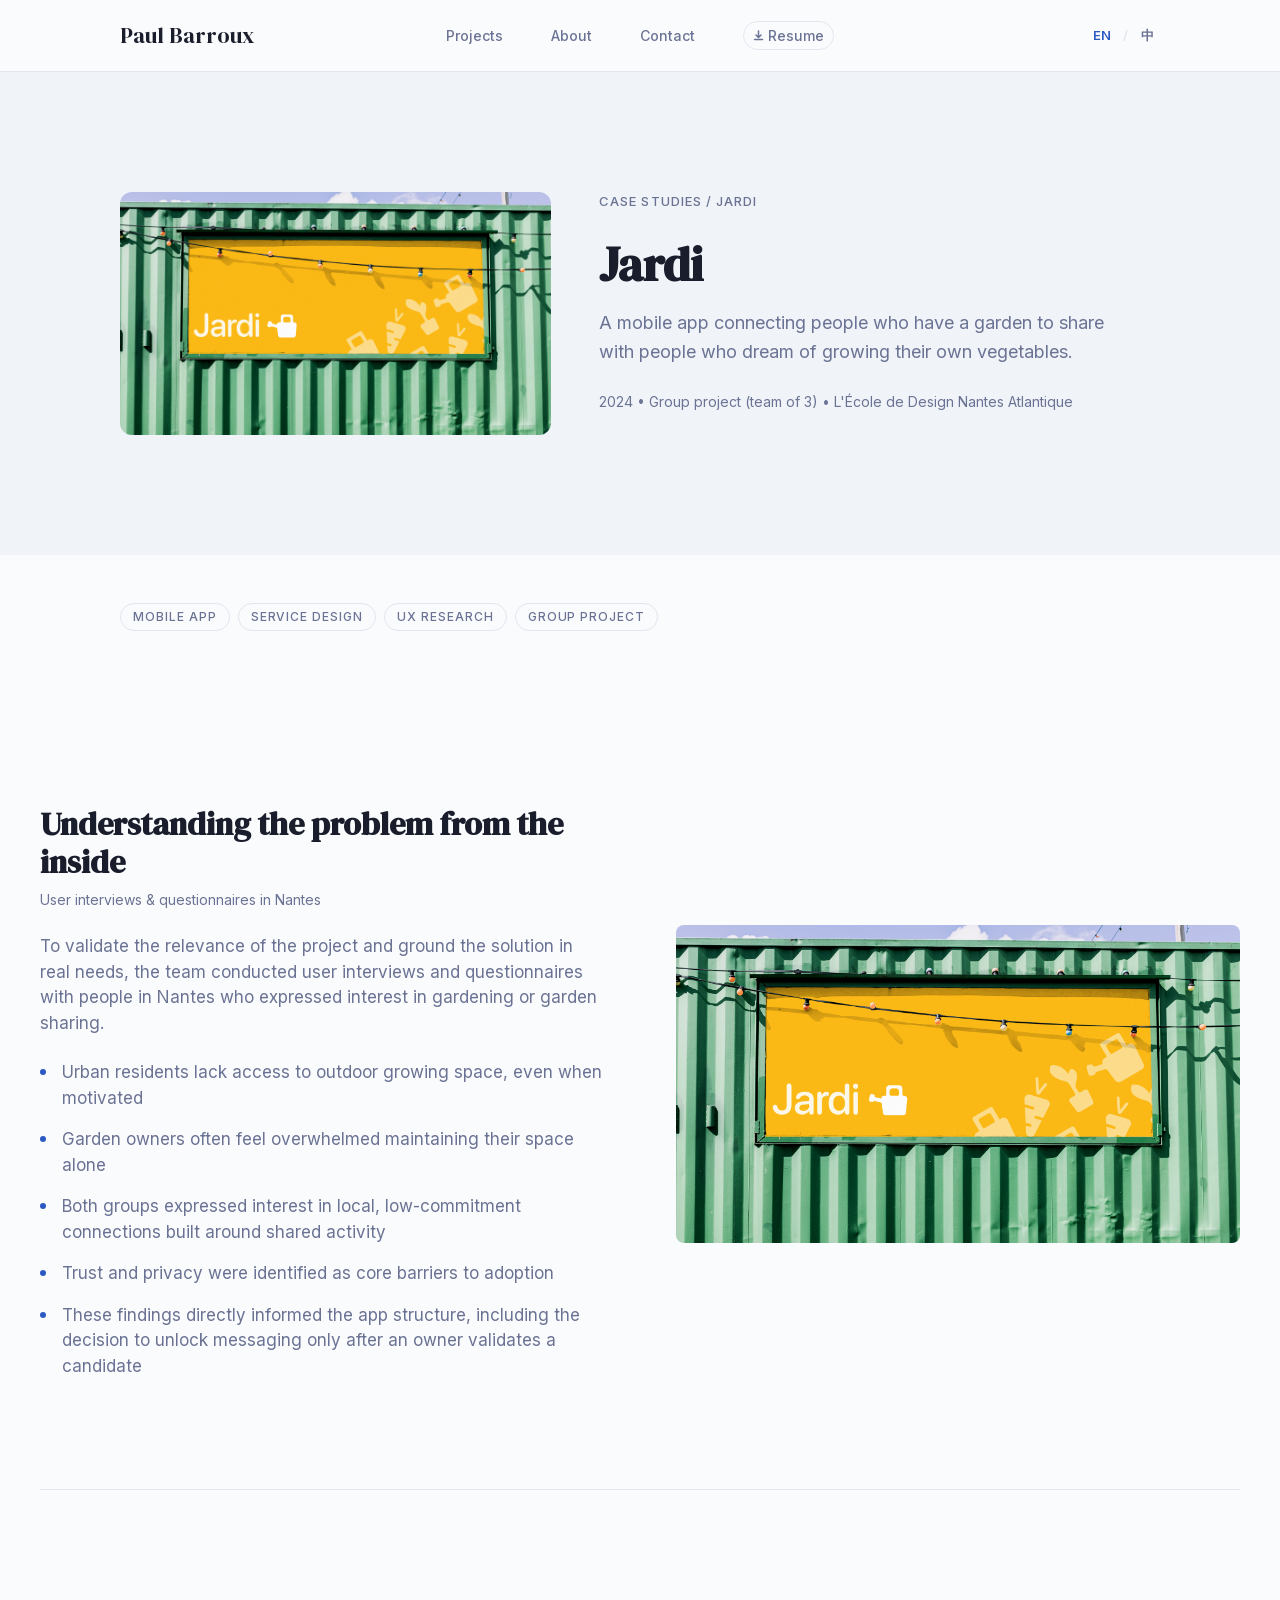
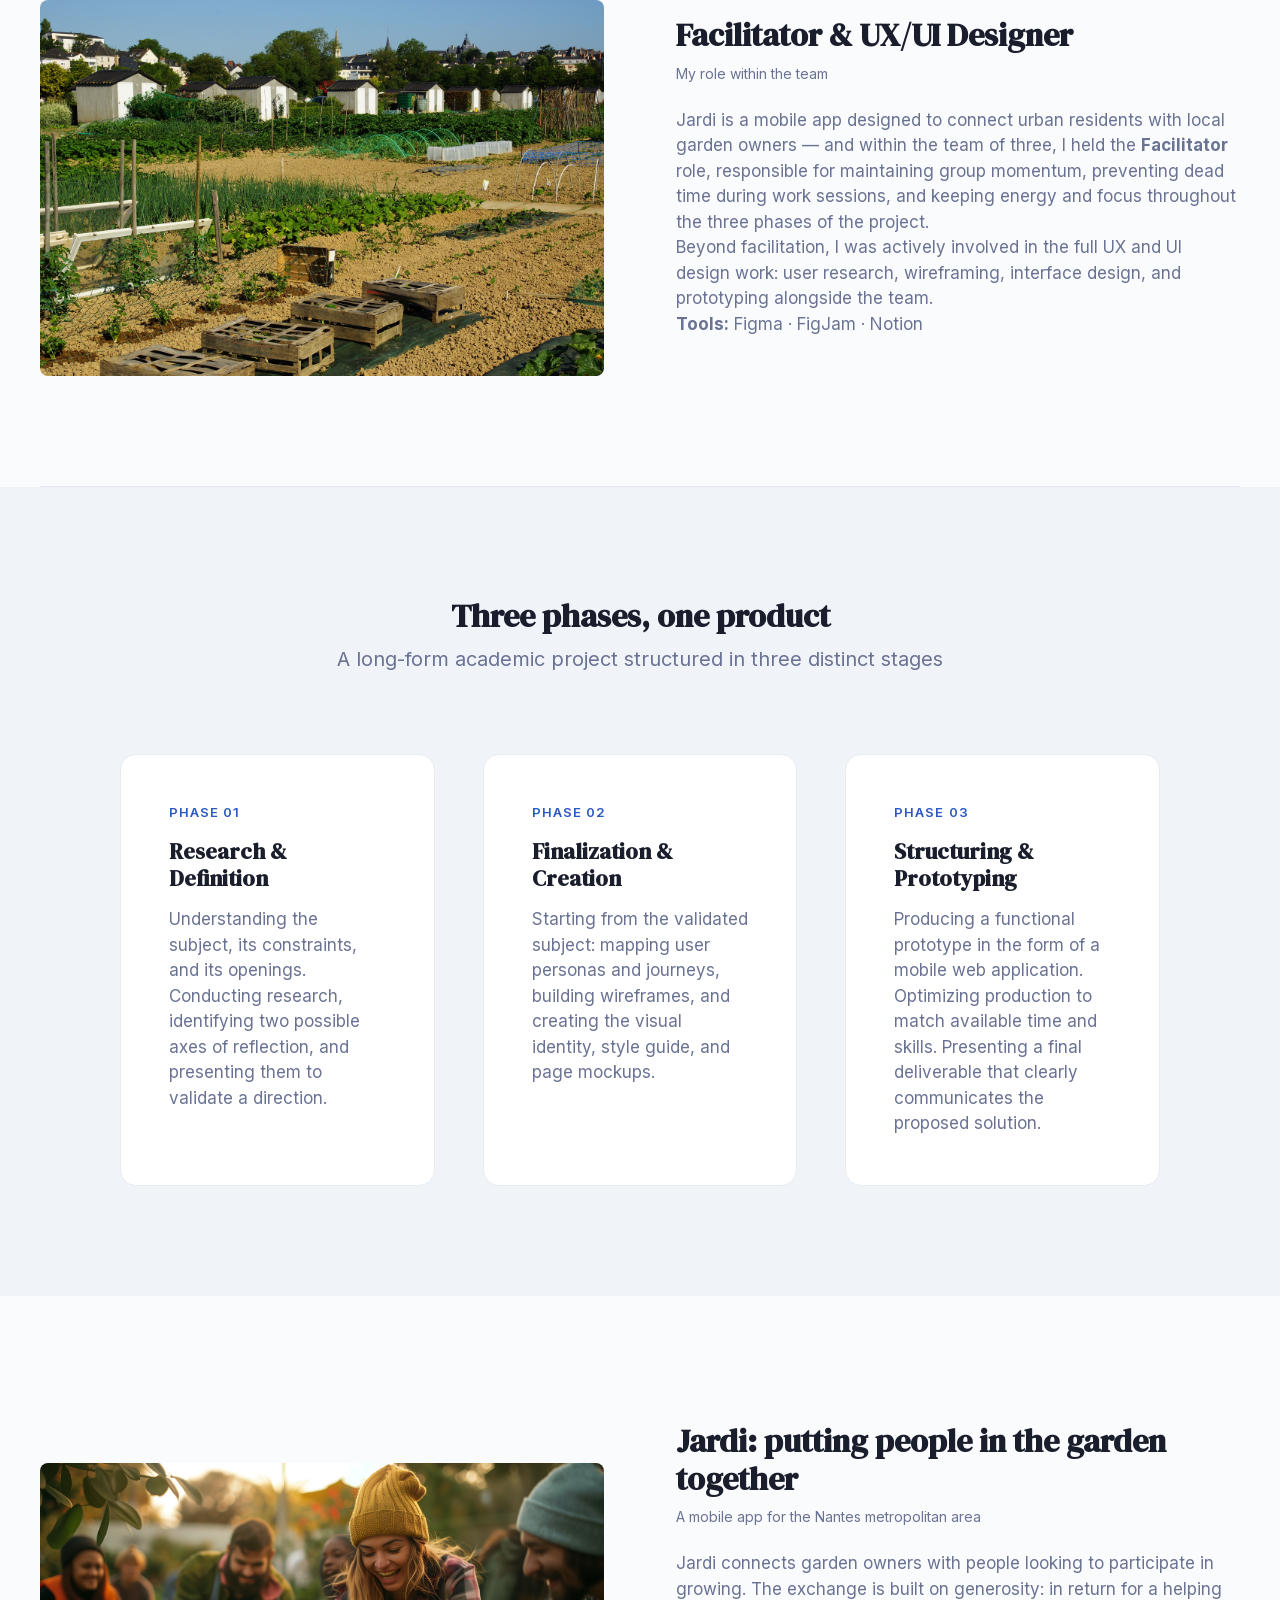
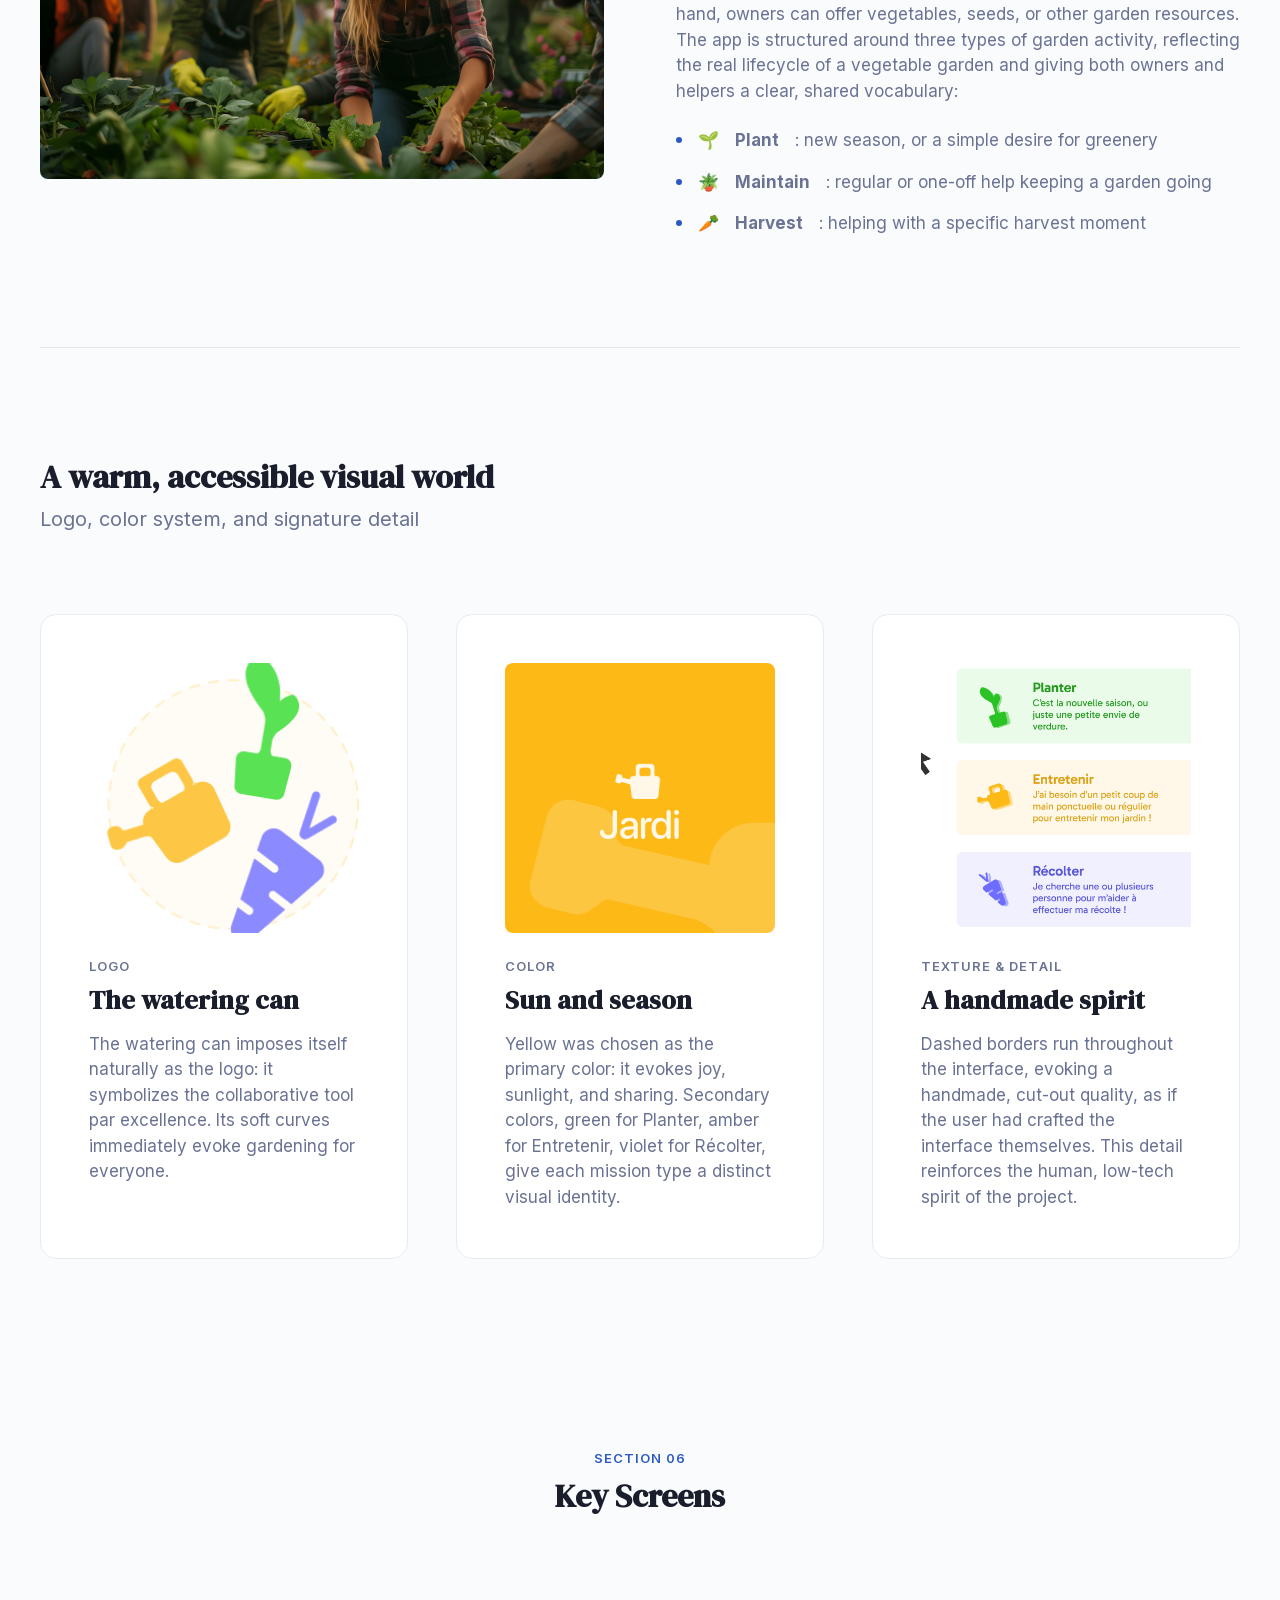
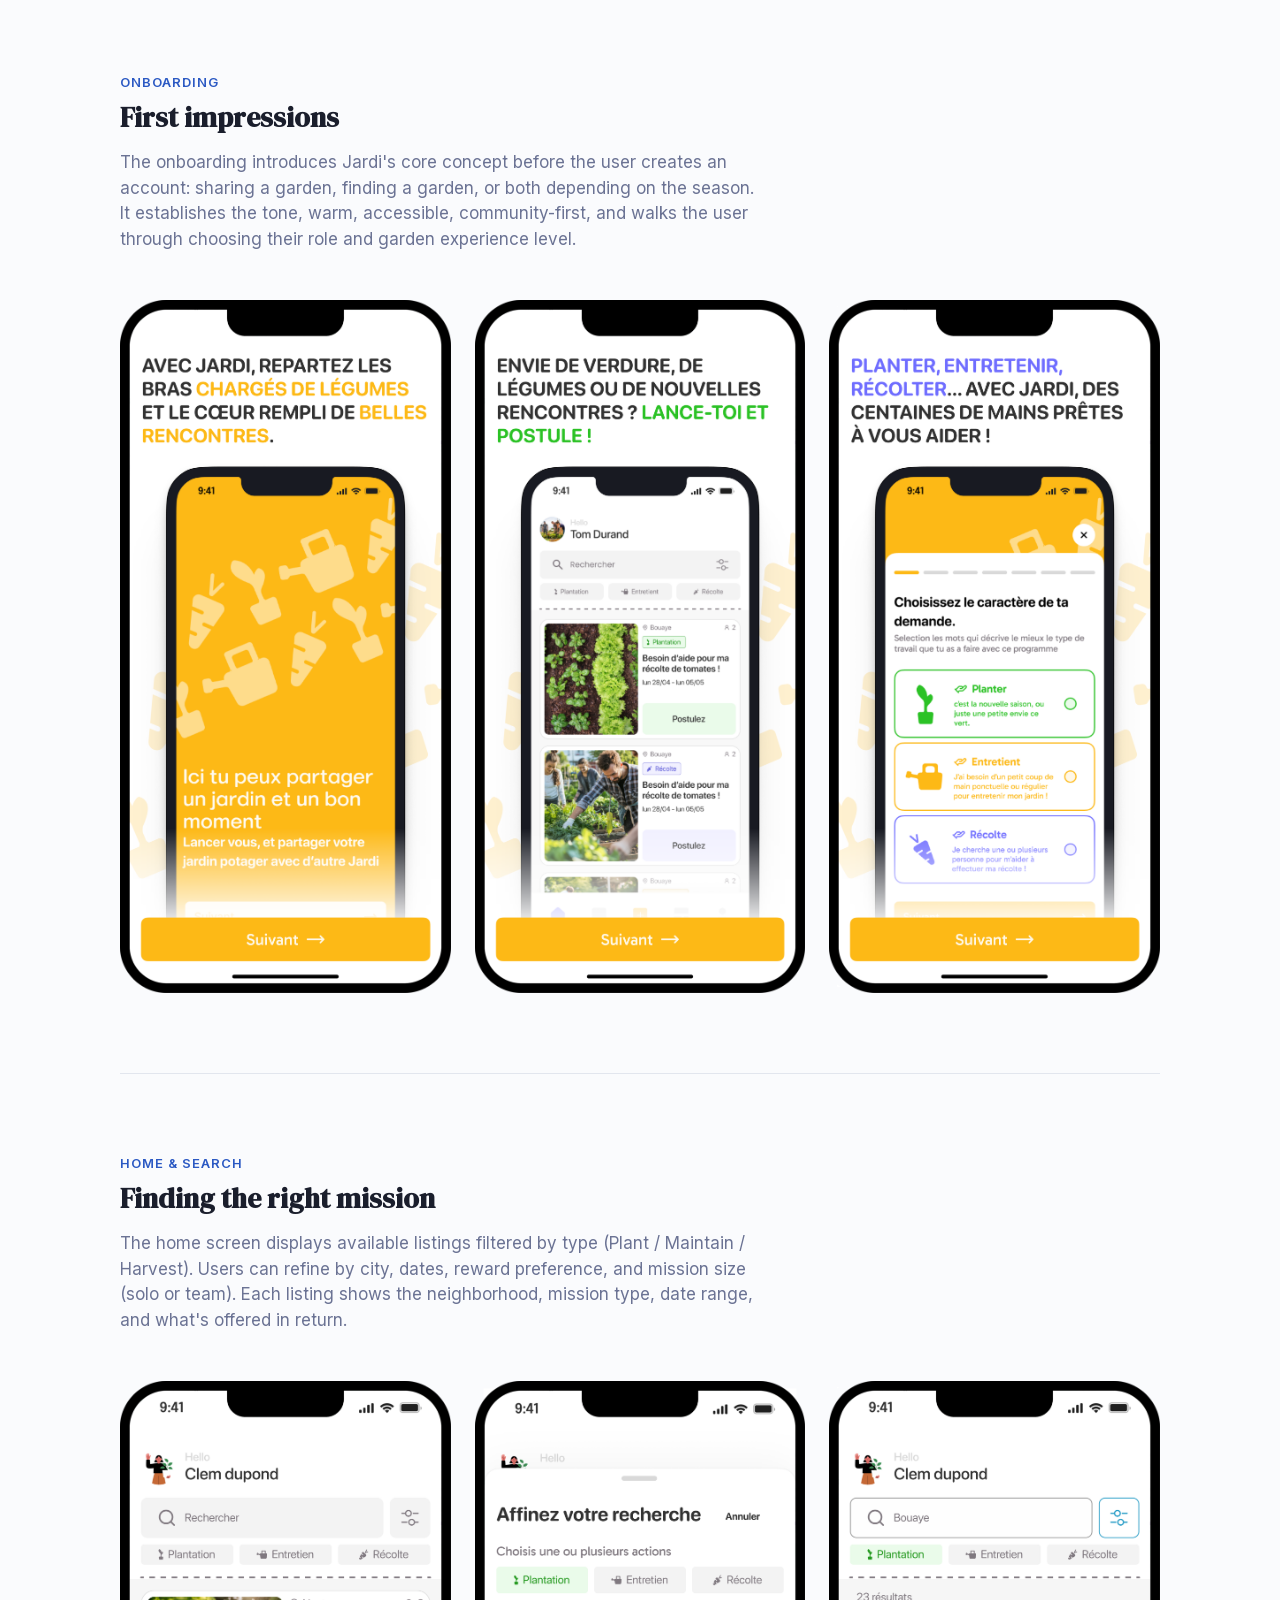
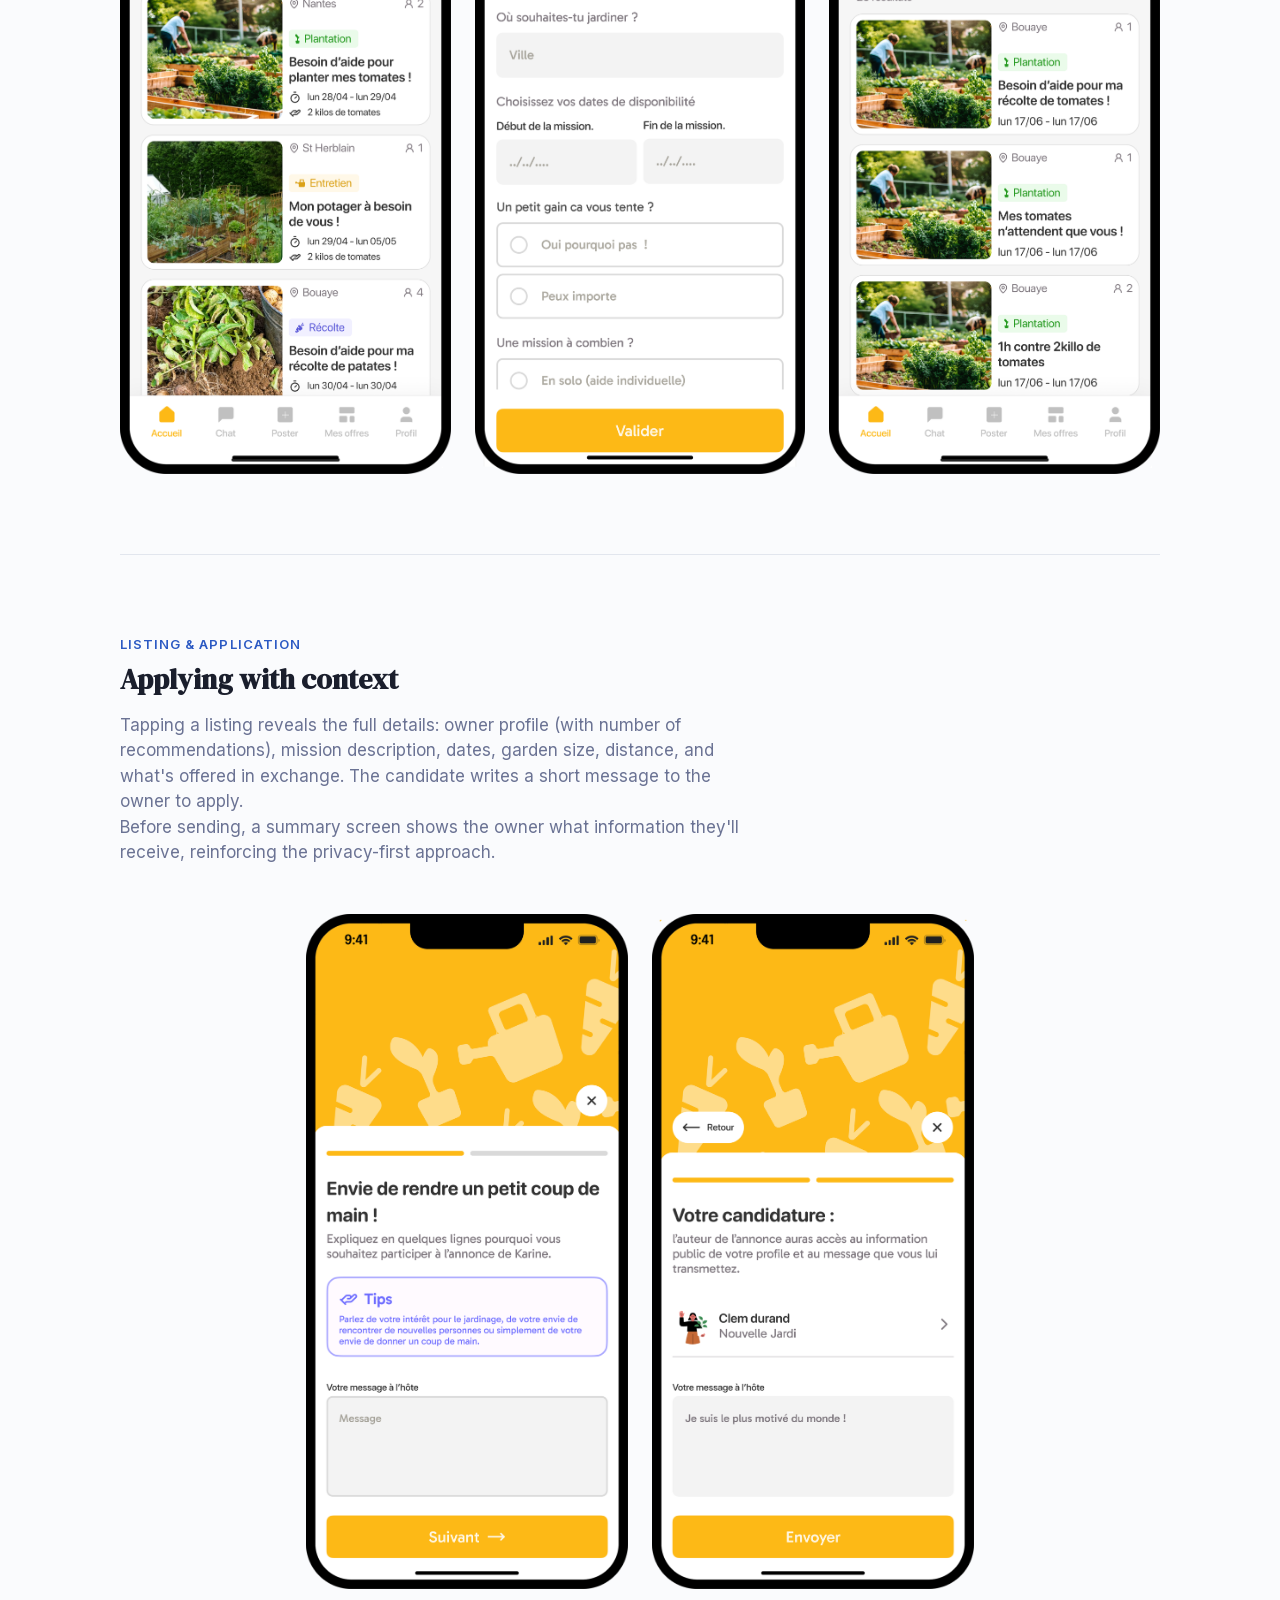
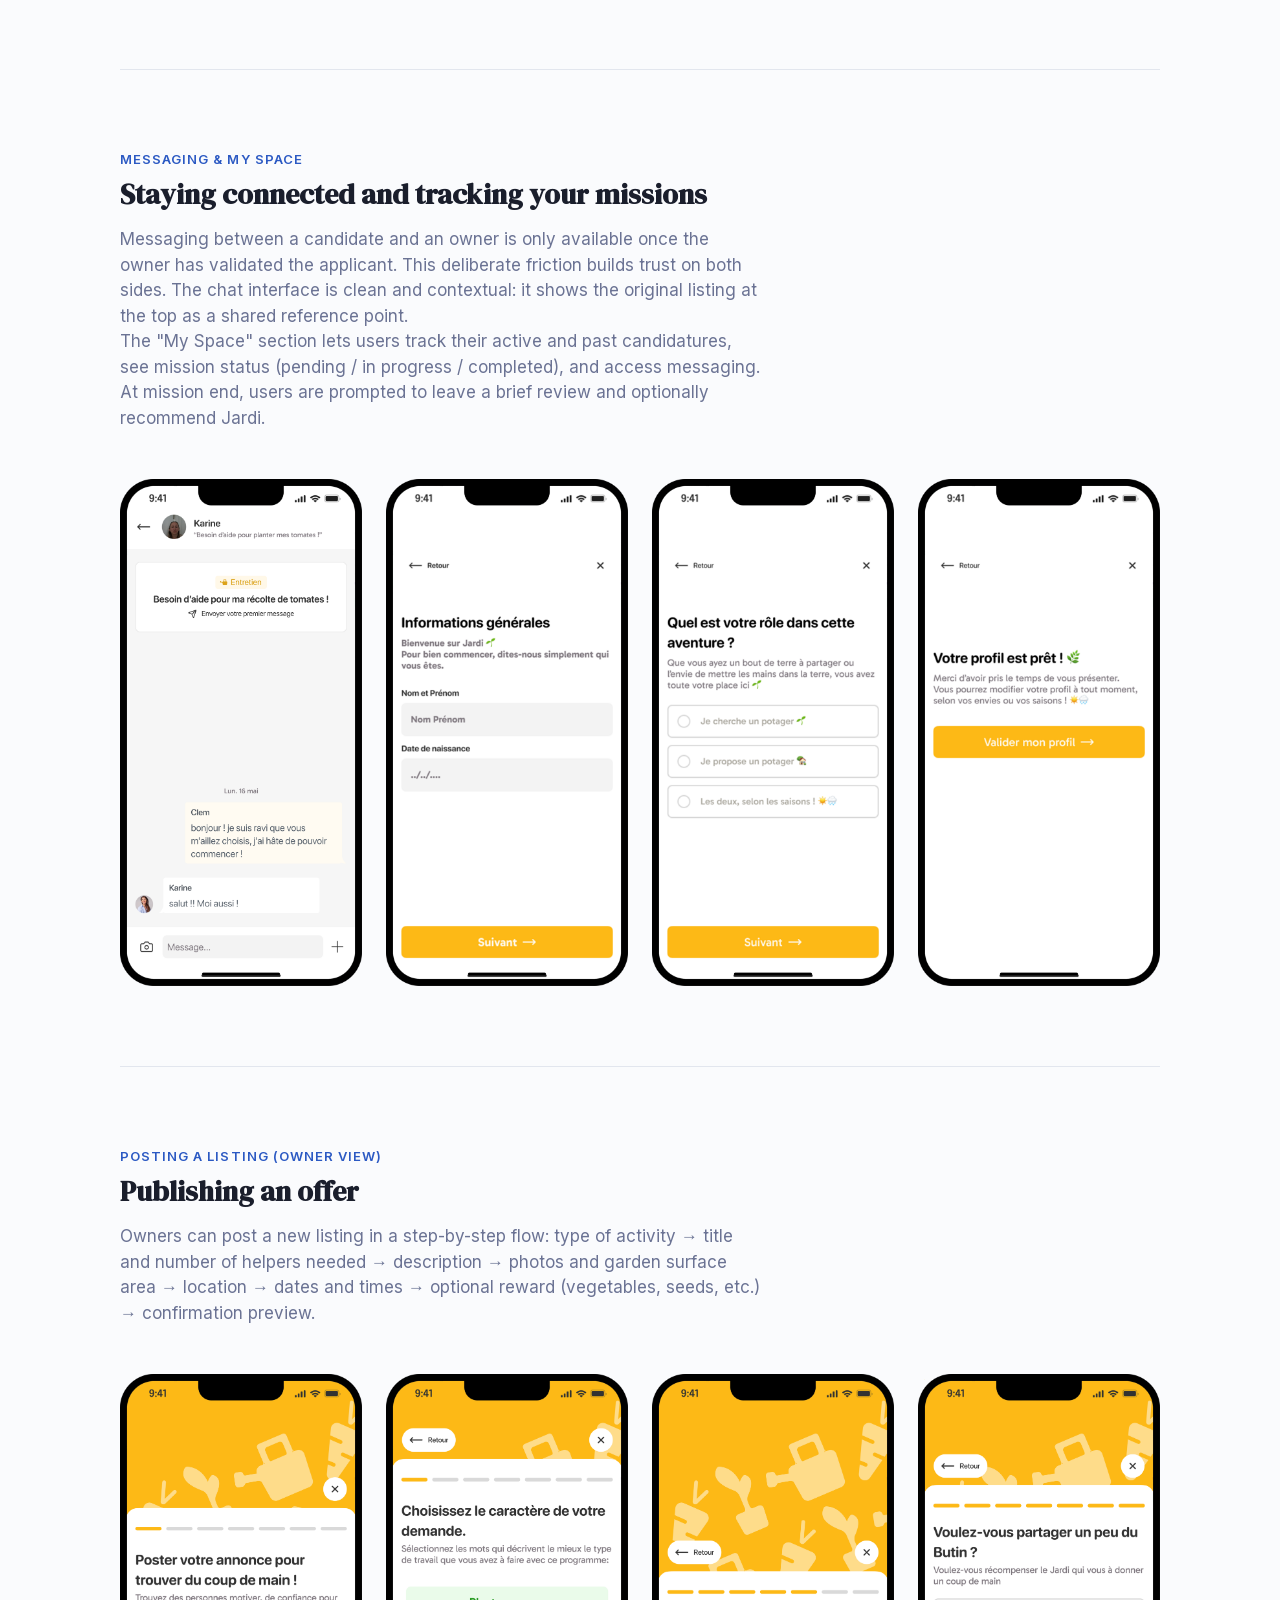
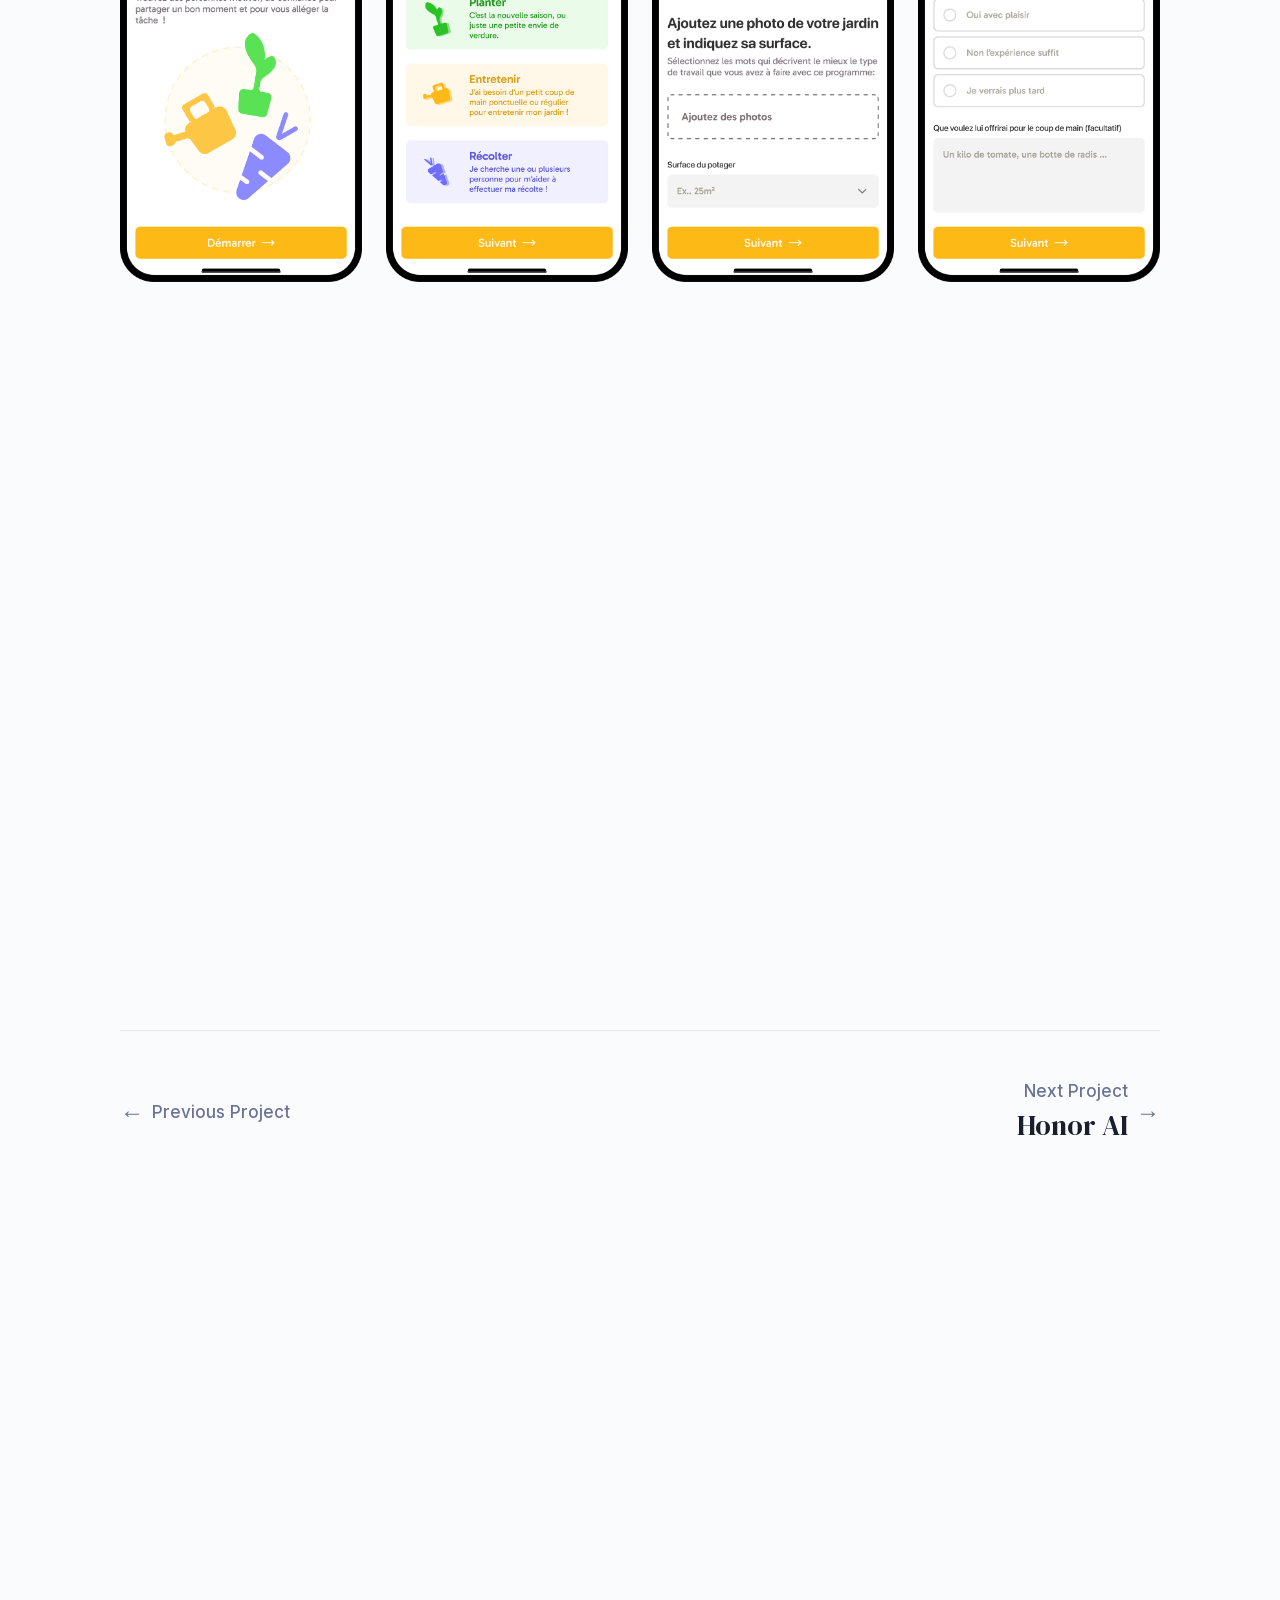
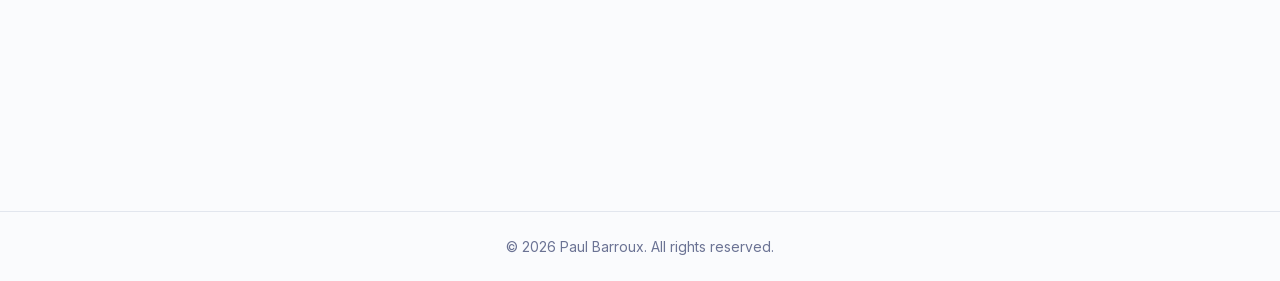
<file: jardi.html>
<!DOCTYPE html>
<html lang="en">
<head>
  <meta charset="UTF-8">
  <meta name="viewport" content="width=device-width, initial-scale=1.0">
  <meta name="description" content="Jardi: A mobile app connecting people who have a garden to share with people who dream of growing their own vegetables.">
  <meta property="og:title" content="Jardi · Paul Barroux">
  <meta property="og:description" content="A mobile app connecting people who have a garden to share with people who dream of growing their own vegetables.">
  <meta property="og:type" content="website">
  <title>Jardi · Paul Barroux</title>

  <!-- Favicon -->
  <link rel="icon" href="data:image/svg+xml,<svg xmlns='http://www.w3.org/2000/svg' viewBox='0 0 32 32'><rect width='32' height='32' rx='4' fill='%232B59C3'/><text x='50%25' y='55%25' dominant-baseline='central' text-anchor='middle' fill='white' font-family='serif' font-size='20' font-weight='bold'>P</text></svg>">

  <!-- Fonts (self-hosted) & Styles -->
  <link rel="preload" href="assets/fonts/Inter-latin.woff2" as="font" type="font/woff2" crossorigin>
  <link rel="preload" href="assets/fonts/DMSerifDisplay-latin.woff2" as="font" type="font/woff2" crossorigin>
  <link rel="stylesheet" href="css/styles.css">
</head>
<body data-page="project">

  <!-- ========== NAVIGATION ========== -->
  <header class="navbar" role="banner">
    <nav class="navbar__inner" role="navigation" aria-label="Main navigation">
      <a href="index.html" class="navbar__logo">Paul Barroux</a>
      <div class="navbar__links">
        <a href="index.html#projects" class="navbar__link"><span data-lang="en">Projects</span><span data-lang="zh">项目</span></a>
        <a href="about.html" class="navbar__link"><span data-lang="en">About</span><span data-lang="zh">关于</span></a>
        <a href="#contact" class="navbar__link"><span data-lang="en">Contact</span><span data-lang="zh">联系</span></a>
        <a href="assets/pdf/CV_Paul_Barroux.pdf" download class="navbar__cv" aria-label="Download Resume">
          <svg width="11" height="11" viewBox="0 0 11 11" fill="none" stroke="currentColor" stroke-width="1.5" stroke-linecap="round" stroke-linejoin="round" aria-hidden="true"><path d="M5.5 1v6M3 5l2.5 2.5L8 5"/><path d="M1.5 9.5h8"/></svg>
          <span data-lang="en">Resume</span>
          <span data-lang="zh">简历</span>
        </a>
      </div>
      <div class="navbar__end">
        <div class="lang-toggle" role="group" aria-label="Language">
          <button class="lang-toggle__btn active" data-set-lang="en" type="button" aria-label="English">EN</button>
          <span class="lang-toggle__sep" aria-hidden="true">/</span>
          <button class="lang-toggle__btn" data-set-lang="zh" type="button" aria-label="中文">中</button>
        </div>
        <button class="hamburger" aria-label="Toggle menu" aria-expanded="false">
          <span class="hamburger__line"></span>
          <span class="hamburger__line"></span>
          <span class="hamburger__line"></span>
        </button>
      </div>
    </nav>
  </header>

  <!-- Mobile menu -->
  <div class="mobile-menu__overlay" aria-hidden="true"></div>
  <div class="mobile-menu" aria-hidden="true">
    <a href="index.html#projects" class="mobile-menu__link"><span data-lang="en">Projects</span><span data-lang="zh">项目</span></a>
    <a href="about.html" class="mobile-menu__link"><span data-lang="en">About</span><span data-lang="zh">关于</span></a>
    <a href="#contact" class="mobile-menu__link"><span data-lang="en">Contact</span><span data-lang="zh">联系</span></a>
    <a href="assets/pdf/CV_Paul_Barroux.pdf" download class="mobile-menu__link">
      <span data-lang="en">Resume</span>
      <span data-lang="zh">简历</span>
    </a>
    <div class="lang-toggle lang-toggle--mobile" role="group" aria-label="Language">
      <button class="lang-toggle__btn active" data-set-lang="en" type="button">EN</button>
      <span class="lang-toggle__sep" aria-hidden="true">/</span>
      <button class="lang-toggle__btn" data-set-lang="zh" type="button">中</button>
    </div>
  </div>

  <main>

    <!-- ========== HEADER BLOCK ========== -->
    <section class="case-header">
      <div class="container">
        <div class="case-header__inner">
          <div class="case-header__hero-img">
            <img src="assets/images/JardiHero.png" alt="Jardi — mobile app for connecting urban residents with local garden owners" loading="eager">
          </div>
          <div class="case-header__content reveal">
            <p class="case-header__breadcrumb">
              <span data-lang="en">Case Studies / Jardi</span>
              <span data-lang="zh">案例研究 / Jardi</span>
            </p>
            <h1 class="case-header__title">Jardi</h1>
            <p class="case-header__desc">
              <span data-lang="en">A mobile app connecting people who have a garden to share with people who dream of growing their own vegetables.</span>
              <span data-lang="zh">一款连接愿意共享花园的人与渴望亲手种菜之人的移动应用。</span>
            </p>
            <p class="case-header__meta">
              <span data-lang="en">2024 &bull; Group project (team of 3) &bull; L'&Eacute;cole de Design Nantes Atlantique</span>
              <span data-lang="zh">2024 &bull; 三人学生项目 &bull; 南特大西洋设计学院</span>
            </p>
          </div>
        </div>
      </div>
    </section>

    <!-- Tags -->
    <div class="container">
      <div class="case-tags reveal">
        <span class="tag"><span data-lang="en">Mobile App</span><span data-lang="zh">移动应用</span></span>
        <span class="tag"><span data-lang="en">Service Design</span><span data-lang="zh">服务设计</span></span>
        <span class="tag"><span data-lang="en">UX Research</span><span data-lang="zh">UX 研究</span></span>
        <span class="tag"><span data-lang="en">Group Project</span><span data-lang="zh">团队项目</span></span>
      </div>
    </div>

    <!-- ========== CASE STUDY CONTENT ========== -->
    <article>

      <!-- ── 01 USER RESEARCH — project introduction & research findings ── -->
      <div class="case-block case-block--reversed container reveal">
        <div class="case-block__grid">
          <div class="case-block__image" style="align-self: center;">
            <img src="assets/images/JardiHero.png" alt="Jardi app — composite overview of the garden-sharing mobile application" loading="eager">
          </div>
          <div class="case-block__content">
            <h2 class="case-block__title">
              <span data-lang="en">Understanding the problem from the inside</span>
              <span data-lang="zh">从内部理解问题</span>
            </h2>
            <p class="case-block__subtitle">
              <span data-lang="en">User interviews &amp; questionnaires in Nantes</span>
              <span data-lang="zh">南特的用户访谈与问卷调查</span>
            </p>
            <p class="case-block__text">
              <span data-lang="en">To validate the relevance of the project and ground the solution in real needs, the team conducted user interviews and questionnaires with people in Nantes who expressed interest in gardening or garden sharing.</span>
              <span data-lang="zh">为了验证项目的相关性并将解决方案建立在真实需求之上，团队对南特有园艺或共享花园兴趣的人进行了用户访谈和问卷调查。</span>
            </p>
            <ul class="case-list">
              <li class="case-list__item">
                <span data-lang="en">Urban residents lack access to outdoor growing space, even when motivated</span>
                <span data-lang="zh">城市居民缺乏户外种植空间，即使有强烈意愿也难以实现</span>
              </li>
              <li class="case-list__item">
                <span data-lang="en">Garden owners often feel overwhelmed maintaining their space alone</span>
                <span data-lang="zh">花园主人常常感到独自维护空间不堪重负</span>
              </li>
              <li class="case-list__item">
                <span data-lang="en">Both groups expressed interest in local, low-commitment connections built around shared activity</span>
                <span data-lang="zh">两个群体都对围绕共同活动建立的本地、低门槛联系感兴趣</span>
              </li>
              <li class="case-list__item">
                <span data-lang="en">Trust and privacy were identified as core barriers to adoption</span>
                <span data-lang="zh">信任与隐私被认为是采用的核心障碍</span>
              </li>
              <li class="case-list__item">
                <span data-lang="en">These findings directly informed the app structure, including the decision to unlock messaging only after an owner validates a candidate</span>
                <span data-lang="zh">这些发现直接影响了应用结构，包括仅在园主验证候选人后才开放消息功能的决定</span>
              </li>
            </ul>
          </div>
        </div>
      </div>

      <!-- ── 02 MY ROLE ── -->
      <div class="case-block container reveal">
        <div class="case-block__grid">
          <div class="case-block__image" style="align-self: center;">
            <img src="assets/images/JardiGarden.jpeg" alt="Students collaborating on a design workshop, working together around a table with materials and sticky notes" loading="lazy" style="max-width: 100%; height: auto;">
          </div>
          <div class="case-block__content">
            <h2 class="case-block__title">
              <span data-lang="en">Facilitator &amp; UX/UI Designer</span>
              <span data-lang="zh">协调者兼 UX/UI 设计师</span>
            </h2>
            <p class="case-block__subtitle">
              <span data-lang="en">My role within the team</span>
              <span data-lang="zh">我在团队中承担的角色</span>
            </p>
            <p class="case-block__text">
              <span data-lang="en">Jardi is a mobile app designed to connect urban residents with local garden owners — and within the team of three, I held the <strong>Facilitator</strong> role, responsible for maintaining group momentum, preventing dead time during work sessions, and keeping energy and focus throughout the three phases of the project.</span>
              <span data-lang="zh">Jardi是一款旨在连接城市居民与本地花园主人的移动应用——在三人团队中，我担任<strong>协调者（Facilitator）</strong>角色——负责维持团队动力、防止工作会议中的停滞，并在整个三个阶段中保持团队的活力与专注。</span>
            </p>
            <p class="case-block__text">
              <span data-lang="en">Beyond facilitation, I was actively involved in the full UX and UI design work: user research, wireframing, interface design, and prototyping alongside the team.</span>
              <span data-lang="zh">在协调工作之外，我也积极参与完整的UX与UI设计工作：用户研究、线框图设计、界面设计及原型制作，与团队协力推进每个环节。</span>
            </p>
            <p class="case-block__text">
              <span data-lang="en"><strong>Tools:</strong> Figma &middot; FigJam &middot; Notion</span>
              <span data-lang="zh"><strong>工具：</strong>Figma &middot; FigJam &middot; Notion</span>
            </p>
          </div>
        </div>
      </div>

      <!-- ── 03 METHODOLOGY — Three phases ── -->
      <div class="case-methodology reveal">
        <div class="container">
          <div class="case-methodology__header">
            <h2 class="case-methodology__title">
              <span data-lang="en">Three phases, one product</span>
              <span data-lang="zh">三个阶段，一款产品</span>
            </h2>
            <p class="case-methodology__subtitle">
              <span data-lang="en">A long-form academic project structured in three distinct stages</span>
              <span data-lang="zh">一个分三个明确阶段推进的长期学术项目</span>
            </p>
          </div>
          <div class="case-methodology__cards">

            <div class="case-methodology__card">
              <p class="case-methodology__card-num">
                <span data-lang="en">Phase 01</span>
                <span data-lang="zh">第一阶段</span>
              </p>
              <h3 class="case-methodology__card-title">
                <span data-lang="en">Research &amp; Definition</span>
                <span data-lang="zh">研究与定义</span>
              </h3>
              <p class="case-methodology__card-text">
                <span data-lang="en">Understanding the subject, its constraints, and its openings. Conducting research, identifying two possible axes of reflection, and presenting them to validate a direction.</span>
                <span data-lang="zh">深入理解课题、其约束条件及可能的切入点。开展调研，识别两条可能的探索方向，并通过汇报来验证最终方向。</span>
              </p>
            </div>

            <div class="case-methodology__card">
              <p class="case-methodology__card-num">
                <span data-lang="en">Phase 02</span>
                <span data-lang="zh">第二阶段</span>
              </p>
              <h3 class="case-methodology__card-title">
                <span data-lang="en">Finalization &amp; Creation</span>
                <span data-lang="zh">完善与创作</span>
              </h3>
              <p class="case-methodology__card-text">
                <span data-lang="en">Starting from the validated subject: mapping user personas and journeys, building wireframes, and creating the visual identity, style guide, and page mockups.</span>
                <span data-lang="zh">从已验证的方向出发：绘制用户画像与用户旅程，制作线框图，创建视觉识别系统、风格指南及页面高保真稿。</span>
              </p>
            </div>

            <div class="case-methodology__card">
              <p class="case-methodology__card-num">
                <span data-lang="en">Phase 03</span>
                <span data-lang="zh">第三阶段</span>
              </p>
              <h3 class="case-methodology__card-title">
                <span data-lang="en">Structuring &amp; Prototyping</span>
                <span data-lang="zh">结构化与原型制作</span>
              </h3>
              <p class="case-methodology__card-text">
                <span data-lang="en">Producing a functional prototype in the form of a mobile web application. Optimizing production to match available time and skills. Presenting a final deliverable that clearly communicates the proposed solution.</span>
                <span data-lang="zh">以移动网页应用的形式制作可交互原型。根据现有时间和技能优化产出。呈现一个能清晰传达解决方案的最终交付物。</span>
              </p>
            </div>

          </div>
        </div>
      </div>

      <!-- ── 04 SOLUTION ── -->
      <div class="case-block container reveal">
        <div class="case-block__grid">
          <div class="case-block__image" style="align-self: center;">
            <img src="assets/images/JardiCommunity.jpeg" alt="People gardening together in a shared urban garden, illustrating the community spirit behind Jardi" loading="lazy" style="max-width: 100%; height: auto;">
          </div>
          <div class="case-block__content">
            <h2 class="case-block__title">
              <span data-lang="en">Jardi: putting people in the garden together</span>
              <span data-lang="zh">Jardi：让人们共同走进花园</span>
            </h2>
            <p class="case-block__subtitle">
              <span data-lang="en">A mobile app for the Nantes metropolitan area</span>
              <span data-lang="zh">一款服务南特都市圈的移动应用</span>
            </p>
            <p class="case-block__text">
              <span data-lang="en">Jardi connects garden owners with people looking to participate in growing. The exchange is built on generosity: in return for a helping hand, owners can offer vegetables, seeds, or other garden resources.</span>
              <span data-lang="zh">Jardi 将花园主人与希望参与种植的人连接起来。交换建立在互惠的基础上：作为劳动的回报，主人可以提供蔬菜、种子或其他园艺资源。</span>
            </p>
            <p class="case-block__text">
              <span data-lang="en">The app is structured around three types of garden activity, reflecting the real lifecycle of a vegetable garden and giving both owners and helpers a clear, shared vocabulary:</span>
              <span data-lang="zh">应用围绕三种花园活动类型展开——呈现蔬菜园的真实生命周期，并为主人与帮手提供清晰、共同的表达框架：</span>
            </p>
            <ul class="case-list">
              <li class="case-list__item">
                <span data-lang="en">🌱 <strong>Plant</strong>: new season, or a simple desire for greenery</span>
                <span data-lang="zh">🌱 <strong>种植</strong>：新的季节，或对绿意的简单渴望</span>
              </li>
              <li class="case-list__item">
                <span data-lang="en">🪴 <strong>Maintain</strong>: regular or one-off help keeping a garden going</span>
                <span data-lang="zh">🪴 <strong>养护</strong>：定期或一次性地帮助维持花园运转</span>
              </li>
              <li class="case-list__item">
                <span data-lang="en">🥕 <strong>Harvest</strong>: helping with a specific harvest moment</span>
                <span data-lang="zh">🥕 <strong>收获</strong>：协助完成特定的采收时刻</span>
              </li>
            </ul>
          </div>
        </div>
      </div>

      <!-- ── 05 VISUAL IDENTITY ── -->
      <div class="case-benchmark container reveal">
        <div class="case-benchmark__header">
          <h2 class="case-benchmark__title">
            <span data-lang="en">A warm, accessible visual world</span>
            <span data-lang="zh">温暖、易用的视觉语言</span>
          </h2>
          <p class="case-benchmark__subtitle">
            <span data-lang="en">Logo, color system, and signature detail</span>
            <span data-lang="zh">标志、色彩体系与标志性细节</span>
          </p>
        </div>
        <div class="case-benchmark__cards case-benchmark__cards--three">

          <div class="case-benchmark__card">
            <div class="case-benchmark__card-img">
              <img src="assets/images/JardiTools.png" alt="Jardi logo — watering can and garden tools symbol representing the collaborative spirit of the app" loading="lazy">
            </div>
            <p class="case-benchmark__card-label">
              <span data-lang="en">Logo</span>
              <span data-lang="zh">标志</span>
            </p>
            <h3 class="case-benchmark__card-title">
              <span data-lang="en">The watering can</span>
              <span data-lang="zh">水壶</span>
            </h3>
            <p class="case-benchmark__card-text">
              <span data-lang="en">The watering can imposes itself naturally as the logo: it symbolizes the collaborative tool par excellence. Its soft curves immediately evoke gardening for everyone.</span>
              <span data-lang="zh">水壶自然而然地成为了标志——它是合作工具的最佳象征。其柔和的曲线立刻唤起所有人对园艺的联想。</span>
            </p>
          </div>

          <div class="case-benchmark__card">
            <div class="case-benchmark__card-img">
              <img src="assets/images/JardiLogo.png" alt="Jardi color system — primary yellow with secondary greens, ambers, and violets for each mission type" loading="lazy">
            </div>
            <p class="case-benchmark__card-label">
              <span data-lang="en">Color</span>
              <span data-lang="zh">色彩</span>
            </p>
            <h3 class="case-benchmark__card-title">
              <span data-lang="en">Sun and season</span>
              <span data-lang="zh">阳光与季节</span>
            </h3>
            <p class="case-benchmark__card-text">
              <span data-lang="en">Yellow was chosen as the primary color: it evokes joy, sunlight, and sharing. Secondary colors, green for Planter, amber for Entretenir, violet for Récolter, give each mission type a distinct visual identity.</span>
              <span data-lang="zh">黄色被选为主色调：它唤起欢乐、阳光与分享。辅助色——种植用绿色、养护用琥珀色、收获用紫色——赋予每种任务类型独特的视觉识别。</span>
            </p>
          </div>

          <div class="case-benchmark__card">
            <div class="case-benchmark__card-img">
              <img src="assets/images/JardiHandMadeSpirit.png" alt="Jardi UI detail — dashed border texture and illustrated garden icons conveying a handmade spirit" loading="lazy">
            </div>
            <p class="case-benchmark__card-label">
              <span data-lang="en">Texture &amp; Detail</span>
              <span data-lang="zh">纹理与细节</span>
            </p>
            <h3 class="case-benchmark__card-title">
              <span data-lang="en">A handmade spirit</span>
              <span data-lang="zh">手作精神</span>
            </h3>
            <p class="case-benchmark__card-text">
              <span data-lang="en">Dashed borders run throughout the interface, evoking a handmade, cut-out quality, as if the user had crafted the interface themselves. This detail reinforces the human, low-tech spirit of the project.</span>
              <span data-lang="zh">虚线边框贯穿整个界面，唤起一种手工、剪贴的质感——仿佛是用户亲手制作了这个界面。这一细节强化了项目人性化、低技术的精神内核。</span>
            </p>
          </div>

        </div>
      </div>

      <!-- ── 06 KEY SCREENS intro ── -->
      <div class="case-section-intro container reveal">
        <p class="case-section-intro__label">
          <span data-lang="en">Section 06</span>
          <span data-lang="zh">第六部分</span>
        </p>
        <h2 class="case-section-intro__title">
          <span data-lang="en">Key Screens</span>
          <span data-lang="zh">关键界面</span>
        </h2>
      </div>

      <!-- ── KEY SCREENS — portrait phone rows ── -->
      <div class="case-features reveal">
        <div class="container">

          <!-- Screen 01 — Onboarding -->
          <div class="case-feature">
            <p class="case-feature__num">
              <span data-lang="en">Onboarding</span>
              <span data-lang="zh">新手引导</span>
            </p>
            <h3 class="case-feature__title">
              <span data-lang="en">First impressions</span>
              <span data-lang="zh">第一印象</span>
            </h3>
            <p class="case-feature__text">
              <span data-lang="en">The onboarding introduces Jardi's core concept before the user creates an account: sharing a garden, finding a garden, or both depending on the season. It establishes the tone, warm, accessible, community-first, and walks the user through choosing their role and garden experience level.</span>
              <span data-lang="zh">新手引导在用户创建账户之前介绍 Jardi 的核心概念：分享花园、寻找花园，或根据季节两者兼顾。它奠定了整体基调——温暖、亲切、以社区为先——并引导用户选择角色和园艺经验水平。</span>
            </p>
            <div class="case-screens">
              <div class="case-screens__item">
                <img src="assets/images/Jardi_onboarding_1.png" alt="Jardi onboarding — welcome splash screen introducing the garden-sharing concept" loading="lazy">
              </div>
              <div class="case-screens__item">
                <img src="assets/images/Jardi_onboarding_2.png" alt="Jardi onboarding — role selection: looking for a garden, sharing a garden, or both" loading="lazy">
              </div>
              <div class="case-screens__item">
                <img src="assets/images/Jardi_onboarding_3.png" alt="Jardi onboarding — gardening experience level selection form" loading="lazy">
              </div>
            </div>
          </div>

          <!-- Screen 03 — Home & Search -->
          <div class="case-feature">
            <p class="case-feature__num">
              <span data-lang="en">Home &amp; Search</span>
              <span data-lang="zh">首页与搜索</span>
            </p>
            <h3 class="case-feature__title">
              <span data-lang="en">Finding the right mission</span>
              <span data-lang="zh">找到合适的任务</span>
            </h3>
            <p class="case-feature__text">
              <span data-lang="en">The home screen displays available listings filtered by type (Plant / Maintain / Harvest). Users can refine by city, dates, reward preference, and mission size (solo or team). Each listing shows the neighborhood, mission type, date range, and what's offered in return.</span>
              <span data-lang="zh">首页显示按类型（种植 / 养护 / 收获）筛选的可用招募。用户可按城市、日期、回报偏好及任务规模（独自或组队）进一步筛选。每条招募显示所在街区、任务类型、日期范围及回报内容。</span>
            </p>
            <div class="case-screens">
              <div class="case-screens__item">
                <img src="assets/images/Jardi_home_1.png" alt="Jardi home screen — listing feed showing available garden missions by type" loading="lazy">
              </div>
              <div class="case-screens__item">
                <img src="assets/images/Jardi_home_2.png" alt="Jardi home — expanded filter panel with city, dates, reward, and team size options" loading="lazy">
              </div>
              <div class="case-screens__item">
                <img src="assets/images/Jardi_home_3.png" alt="Jardi home — filtered results showing missions tagged as plantation, entretien, or récolte" loading="lazy">
              </div>
            </div>
          </div>

          <!-- Screen 04 — Listing & Application -->
          <div class="case-feature">
            <p class="case-feature__num">
              <span data-lang="en">Listing &amp; Application</span>
              <span data-lang="zh">招募详情与申请</span>
            </p>
            <h3 class="case-feature__title">
              <span data-lang="en">Applying with context</span>
              <span data-lang="zh">在语境中申请</span>
            </h3>
            <p class="case-feature__text">
              <span data-lang="en">Tapping a listing reveals the full details: owner profile (with number of recommendations), mission description, dates, garden size, distance, and what's offered in exchange. The candidate writes a short message to the owner to apply.</span>
              <span data-lang="zh">点击一条招募，可查看完整详情：房主档案（含推荐数）、任务描述、日期、花园面积、距离及交换回报。申请者向房主发送一条简短消息以提交申请。</span>
            </p>
            <p class="case-feature__text">
              <span data-lang="en">Before sending, a summary screen shows the owner what information they'll receive, reinforcing the privacy-first approach.</span>
              <span data-lang="zh">发送前，摘要页面会向房主展示其将收到的信息——强化了隐私优先的设计理念。</span>
            </p>
            <div class="case-screens">
              <div class="case-screens__item">
                <img src="assets/images/Jardi_applying_1.png" alt="Jardi listing detail — owner profile, mission description, garden size, distance, and offered reward" loading="lazy">
              </div>
              <div class="case-screens__item">
                <img src="assets/images/Jardi_applying_2.png" alt="Jardi application — candidate message form with writing tips and confirmation summary" loading="lazy">
              </div>
            </div>
          </div>

          <!-- Screen 05+06 — Messaging & My Space (merged) -->
          <div class="case-feature">
            <p class="case-feature__num">
              <span data-lang="en">Messaging &amp; My Space</span>
              <span data-lang="zh">消息与我的空间</span>
            </p>
            <h3 class="case-feature__title">
              <span data-lang="en">Staying connected and tracking your missions</span>
              <span data-lang="zh">保持联系并跟踪你的任务</span>
            </h3>
            <p class="case-feature__text">
              <span data-lang="en">Messaging between a candidate and an owner is only available once the owner has validated the applicant. This deliberate friction builds trust on both sides. The chat interface is clean and contextual: it shows the original listing at the top as a shared reference point.</span>
              <span data-lang="zh">仅当房主确认申请者后，双方之间的聊天才可用。这种刻意设置的摩擦在双方之间建立信任。聊天界面简洁且具备上下文关联——顶部显示原始招募信息，作为共同参考点。</span>
            </p>
            <p class="case-feature__text">
              <span data-lang="en">The "My Space" section lets users track their active and past candidatures, see mission status (pending / in progress / completed), and access messaging. At mission end, users are prompted to leave a brief review and optionally recommend Jardi.</span>
              <span data-lang="zh">"我的空间"版块让用户跟踪当前和过去的申请，查看任务状态（待定 / 进行中 / 已完成），并进入聊天。任务结束后，用户会被提示留下简短评价，并可选择推荐 Jardi。</span>
            </p>
            <div class="case-screens">
              <div class="case-screens__item">
                <img src="assets/images/Jardi_chat_1.png" alt="Jardi messaging — chat thread between candidate and garden owner after application is accepted" loading="lazy">
              </div>
              <div class="case-screens__item">
                <img src="assets/images/Jardi_profile_1.png" alt="Jardi My Space — candidatures tab showing active mission with progress indicator" loading="lazy">
              </div>
              <div class="case-screens__item">
                <img src="assets/images/Jardi_profile_2.png" alt="Jardi My Space — mission detail view with status and end mission button" loading="lazy">
              </div>
              <div class="case-screens__item">
                <img src="assets/images/Jardi_profile_3.png" alt="Jardi My Space — post-mission feedback form with review field and recommend Jardi option" loading="lazy">
              </div>
            </div>
          </div>

          <!-- Screen 07 — Posting a Listing (Owner) -->
          <div class="case-feature">
            <p class="case-feature__num">
              <span data-lang="en">Posting a Listing (Owner view)</span>
              <span data-lang="zh">发布招募（房主视角）</span>
            </p>
            <h3 class="case-feature__title">
              <span data-lang="en">Publishing an offer</span>
              <span data-lang="zh">发布一条招募</span>
            </h3>
            <p class="case-feature__text">
              <span data-lang="en">Owners can post a new listing in a step-by-step flow: type of activity → title and number of helpers needed → description → photos and garden surface area → location → dates and times → optional reward (vegetables, seeds, etc.) → confirmation preview.</span>
              <span data-lang="zh">房主可通过分步流程发布新招募：活动类型 → 标题和所需人数 → 描述 → 照片和花园面积 → 地点 → 日期和时间 → 可选回报（蔬菜、种子等）→ 确认预览。</span>
            </p>
            <div class="case-screens">
              <div class="case-screens__item">
                <img src="assets/images/Jardi_creating_1.png" alt="Jardi posting — step 1: choose activity type (plant, maintain, or harvest)" loading="lazy">
              </div>
              <div class="case-screens__item">
                <img src="assets/images/Jardi_creating_2.png" alt="Jardi posting — step 2: enter listing title, number of helpers needed, and description" loading="lazy">
              </div>
              <div class="case-screens__item">
                <img src="assets/images/Jardi_creating_3.png" alt="Jardi posting — step 3: add garden photos, surface area, location, and dates" loading="lazy">
              </div>
              <div class="case-screens__item">
                <img src="assets/images/Jardi_creating_4.png" alt="Jardi posting — final preview of the listing before publishing" loading="lazy">
              </div>
            </div>
          </div>

        </div>
      </div>

      <!-- ── 07 KEY LEARNINGS ── -->
      <div class="case-learnings container reveal">
        <h2 class="case-learnings__title">
          <span data-lang="en">Key Learnings</span>
          <span data-lang="zh">关键收获</span>
        </h2>
        <ul class="case-list">
          <li class="case-list__item">
            <span data-lang="en">This project taught me that branding and UX are not separate disciplines. Every visual choice — color, texture, logo mark — carries a functional message that shapes how users feel about the product.</span>
            <span data-lang="zh">这个项目让我明白品牌设计和UX并非两个独立领域，每一个视觉选择都传递着影响用户感受的功能性信息。</span>
          </li>
          <li class="case-list__item">
            <span data-lang="en">Designing for a niche audience meant resisting the temptation to generalize. The specificity of the users' context was a creative constraint that led to stronger, more intentional decisions.</span>
            <span data-lang="zh">为细分用户群体设计意味着抵制泛化的诱惑，用户情境的特殊性成为了推动更有意图设计决策的创意约束。</span>
          </li>
          <li class="case-list__item">
            <span data-lang="en">Presenting a visual identity alongside a digital product forced me to think about consistency across touchpoints — from app screens to logo usage at small sizes.</span>
            <span data-lang="zh">同时呈现视觉识别系统和数字产品，迫使我思考跨触点的一致性，从应用界面到小尺寸使用的标志。</span>
          </li>
        </ul>
      </div>

    </article>

    <!-- ========== PROJECT NAVIGATION ========== -->
    <div class="container">
      <nav class="project-nav">
        <a href="weplan.html" class="project-nav__link project-nav__link--back">
          <span class="project-nav__arrow">&larr;</span>
          <span data-lang="en">Previous Project</span><span data-lang="zh">上一个项目</span>
        </a>
        <a href="honor-ai.html" class="project-nav__link project-nav__link--next">
          <div>
            <span><span data-lang="en">Next Project</span><span data-lang="zh">下一个项目</span></span>
            <span class="project-nav__name">Honor AI</span>
          </div>
          <span class="project-nav__arrow">&rarr;</span>
        </a>
      </nav>
    </div>

    <!-- ========== CONTACT ========== -->
    <section class="contact" id="contact">
      <div class="container">
        <h2 class="section-title reveal">
          <span data-lang="en">Get in Touch</span>
          <span data-lang="zh">联系我</span>
        </h2>
        <p class="contact__text reveal" data-delay="100">
          <span data-lang="en">Interested in working together? Let's talk.</span>
          <span data-lang="zh">想合作？欢迎联系。</span>
        </p>
        <a href="mailto:paulbarroux@icloud.com" class="contact__email reveal" data-delay="200">paulbarroux@icloud.com</a>

        <div class="contact__wechat reveal" data-delay="300">
          <p class="contact__wechat-label">
            <span data-lang="en">or find me on WeChat</span>
            <span data-lang="zh">或在微信添加我</span>
          </p>
          <div class="contact__wechat-card">
            <div class="contact__wechat-qr" aria-label="WeChat QR code">
              <img src="assets/images/WechatQR.jpeg" alt="WeChat QR code — scan to add Paul Barroux on WeChat" loading="lazy">
            </div>
            <div class="contact__wechat-info">
              <span class="contact__wechat-name">Paul Barroux</span>
              <span class="contact__wechat-id">wxid_ddw1kou7jqh212</span>
            </div>
          </div>
        </div>
      </div>
    </section>

  </main>

  <!-- ========== FOOTER ========== -->
  <footer class="footer">
    <div class="container">
      <p class="footer__copy">
        <span data-lang="en">&copy; 2026 Paul Barroux. All rights reserved.</span>
        <span data-lang="zh">&copy; 2026 Paul Barroux. 保留所有权利。</span>
      </p>
    </div>
  </footer>

  <script src="js/main.js"></script>
</body>
</html>
</file>
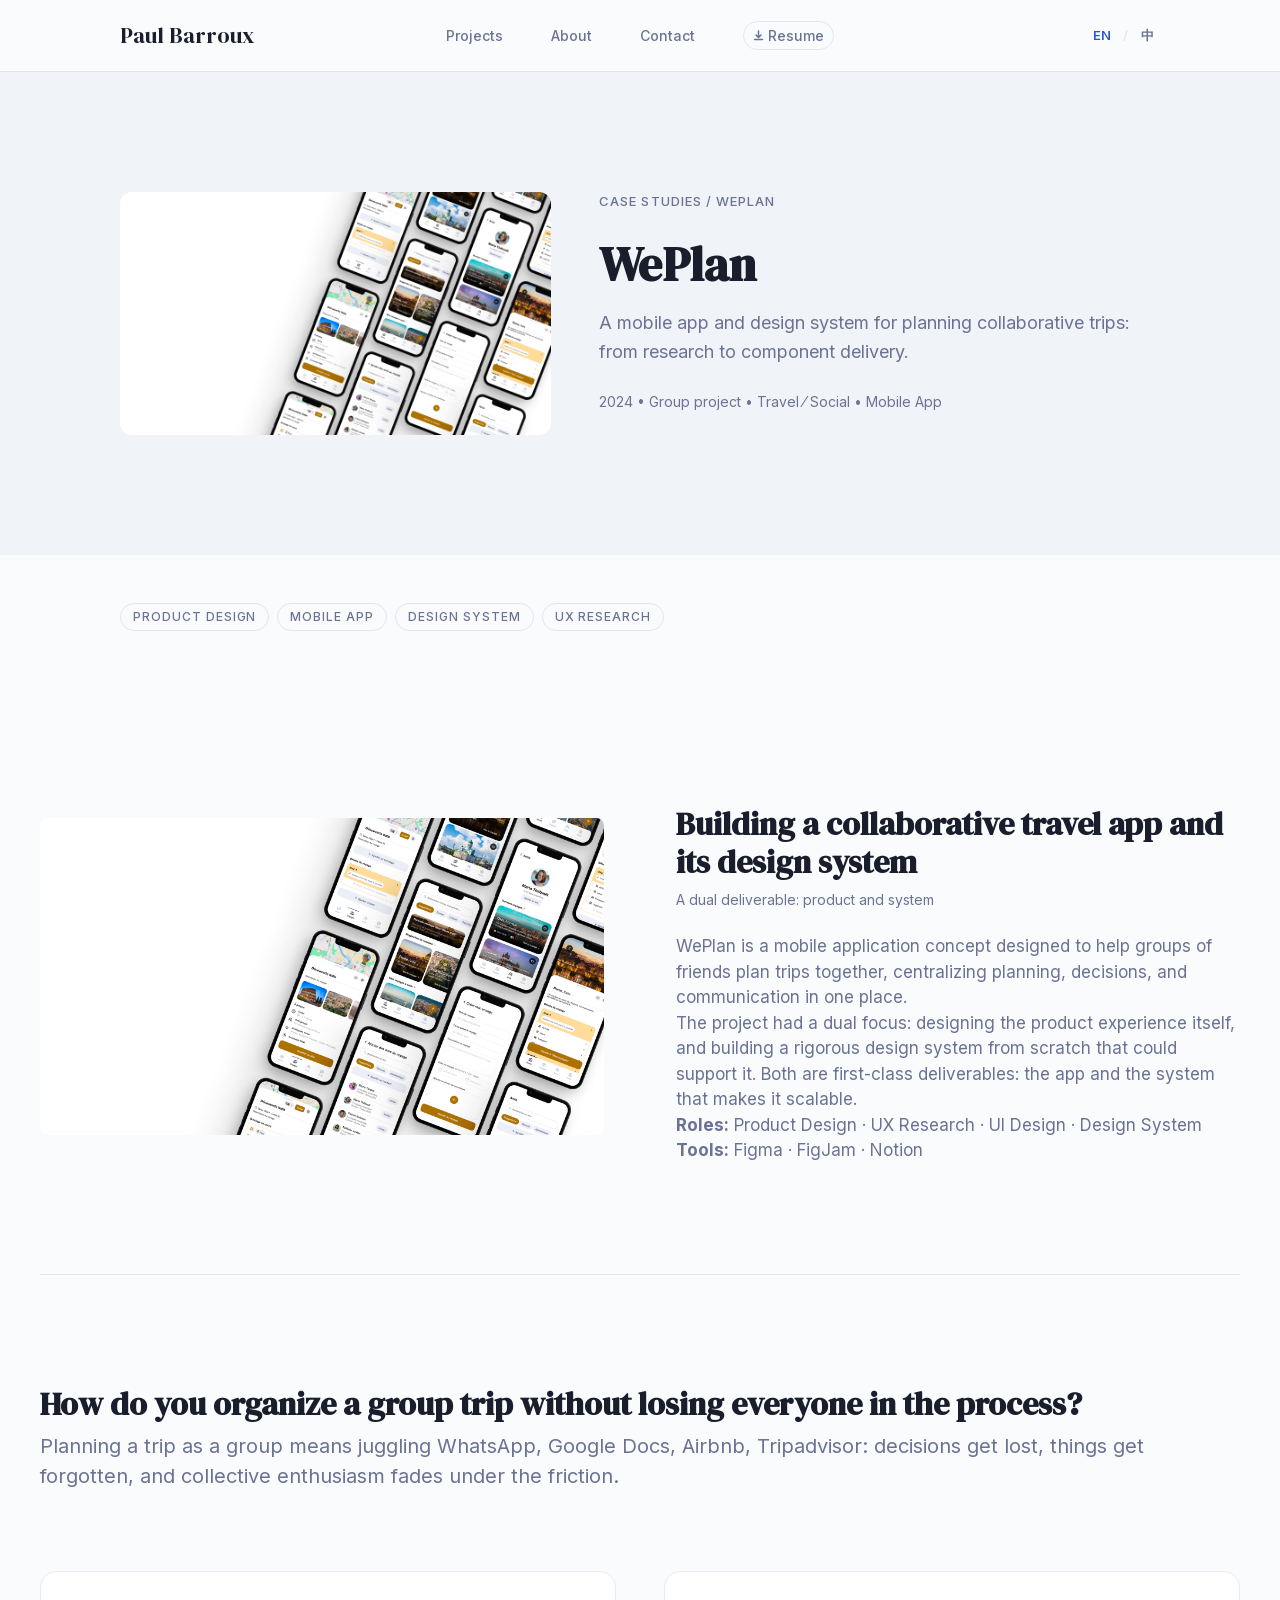
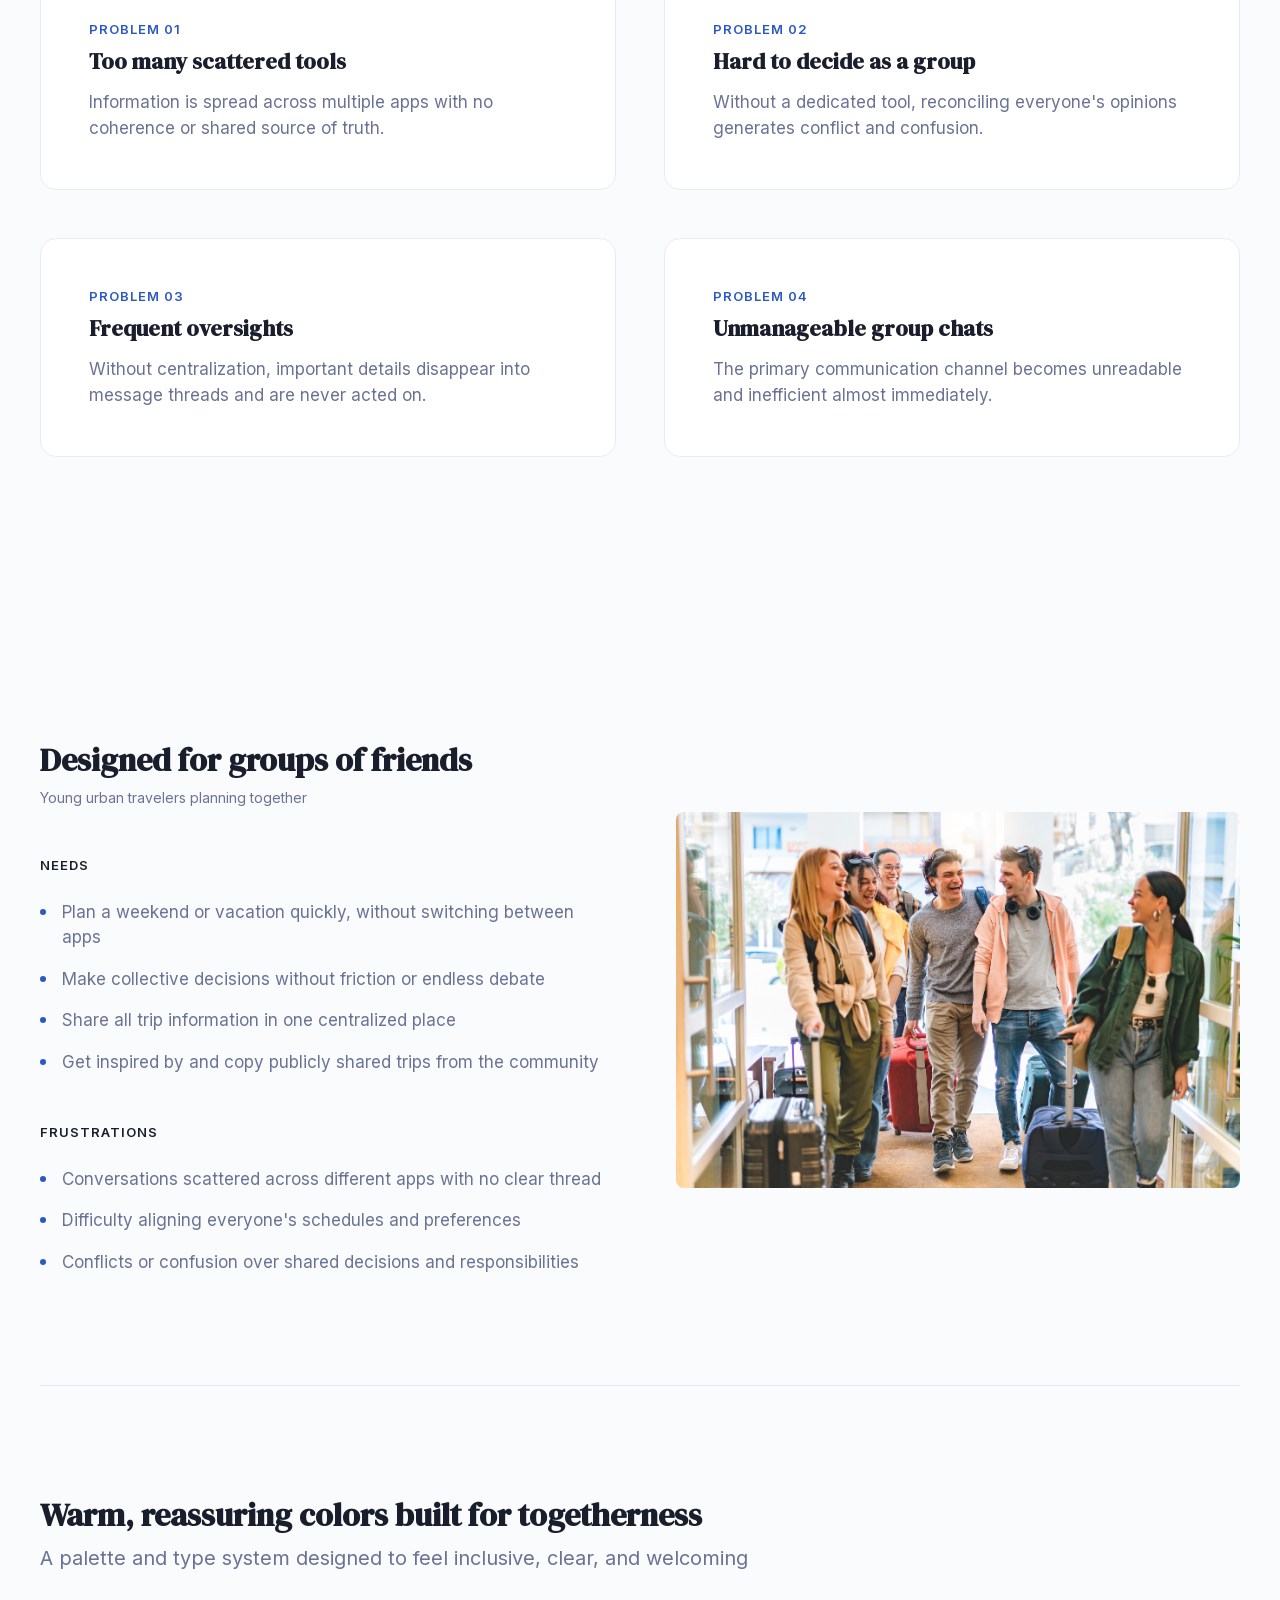
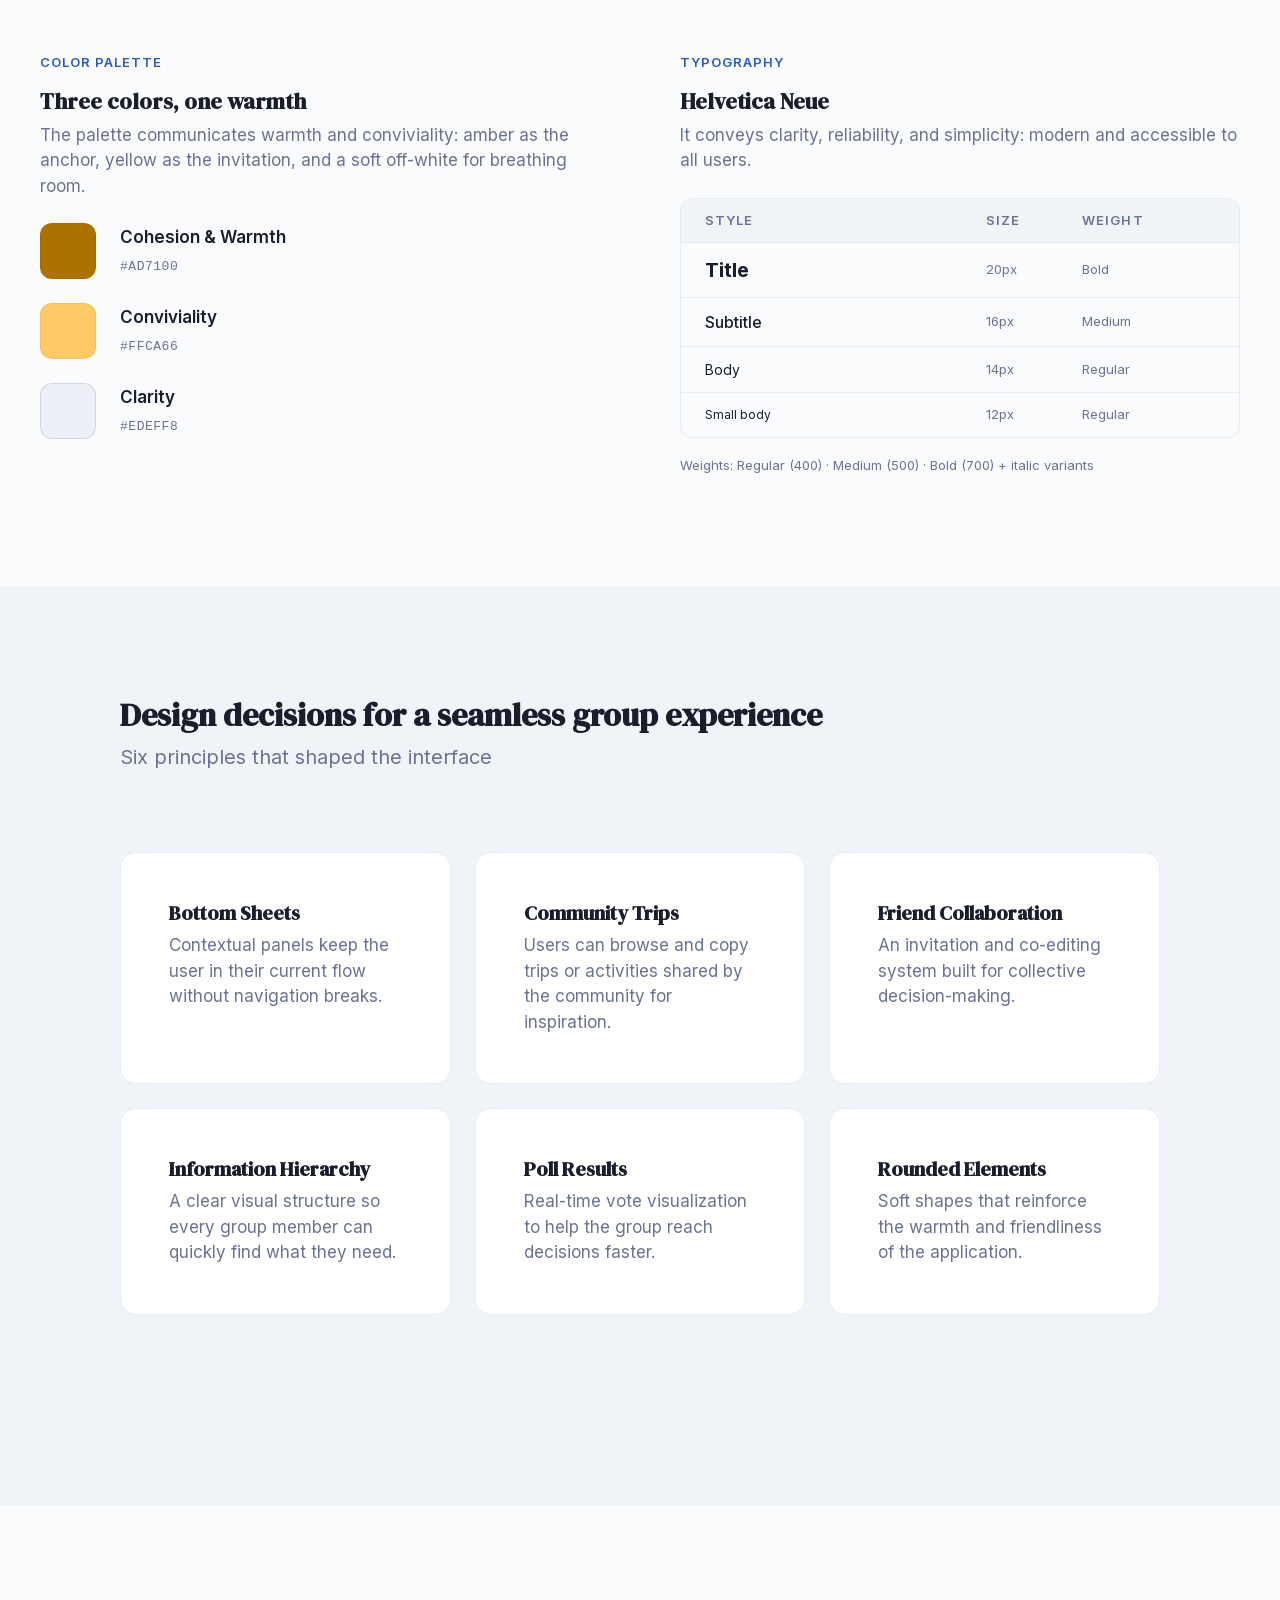
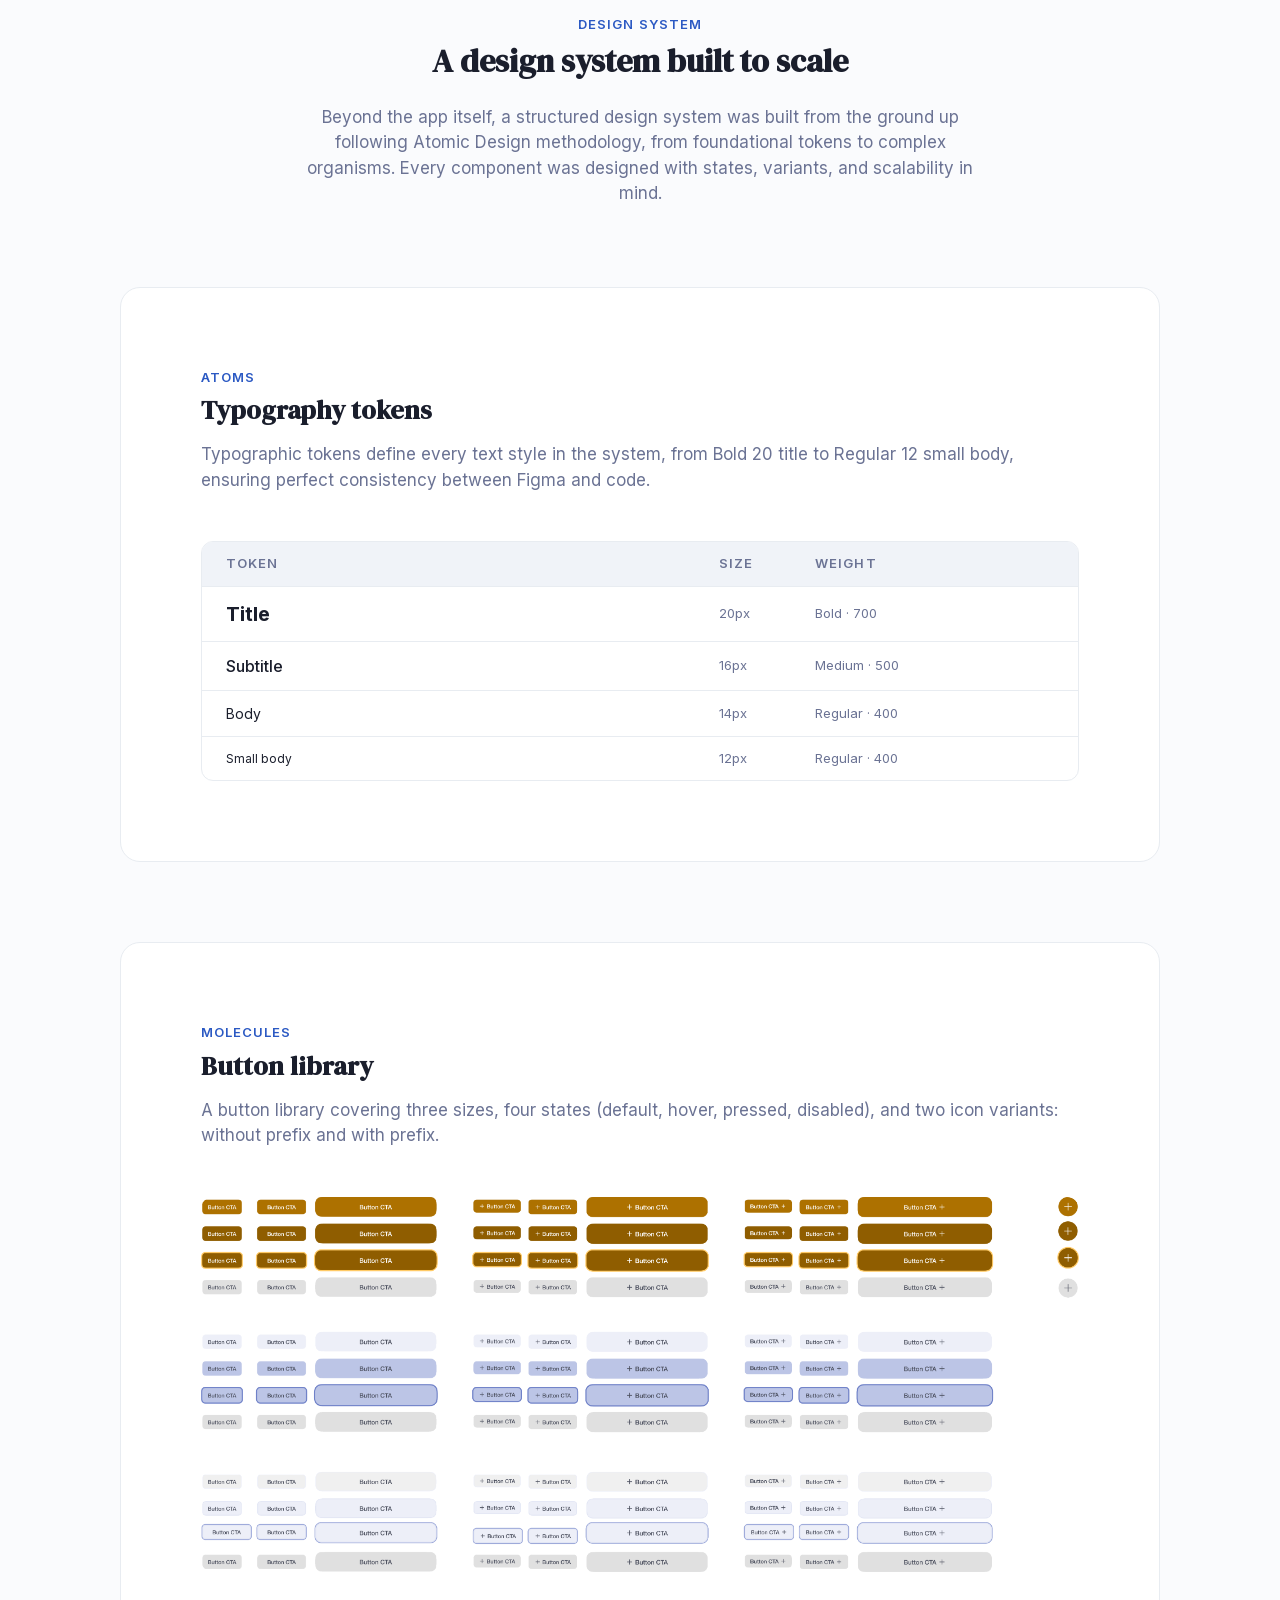
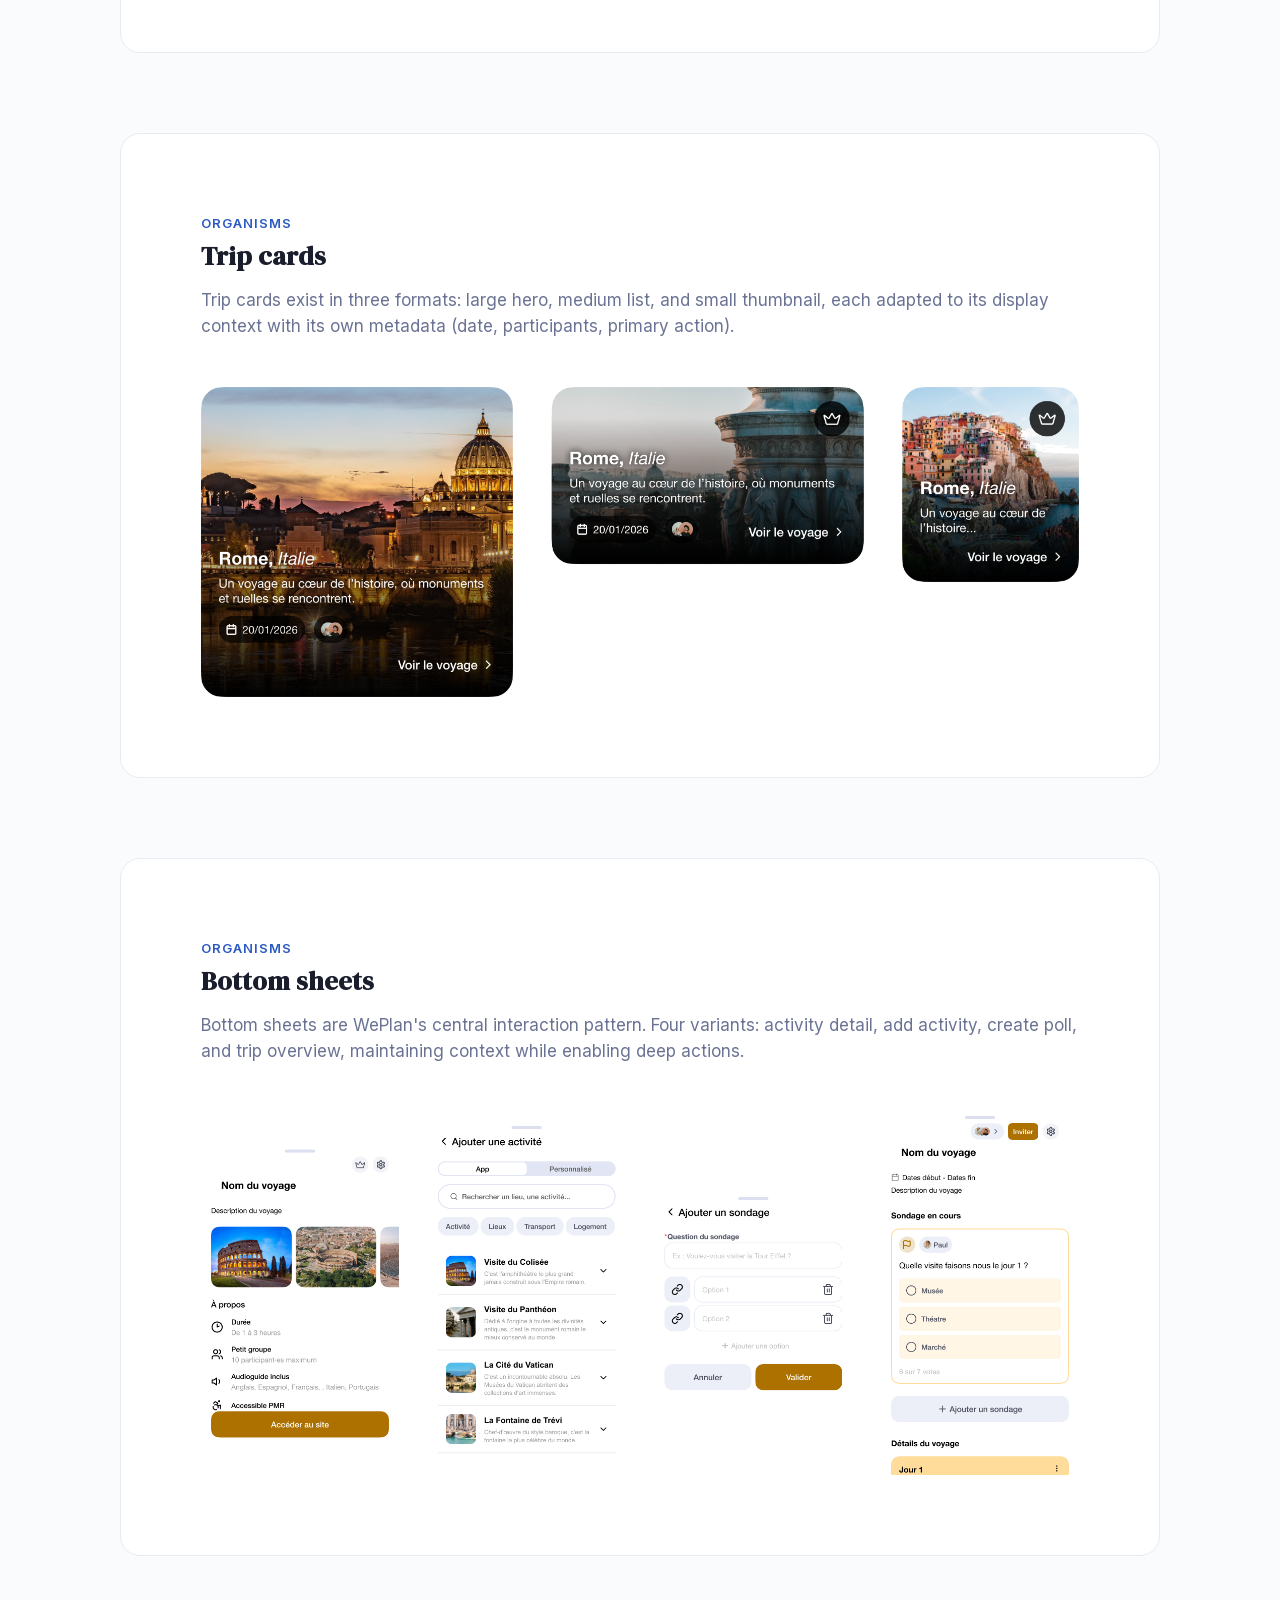
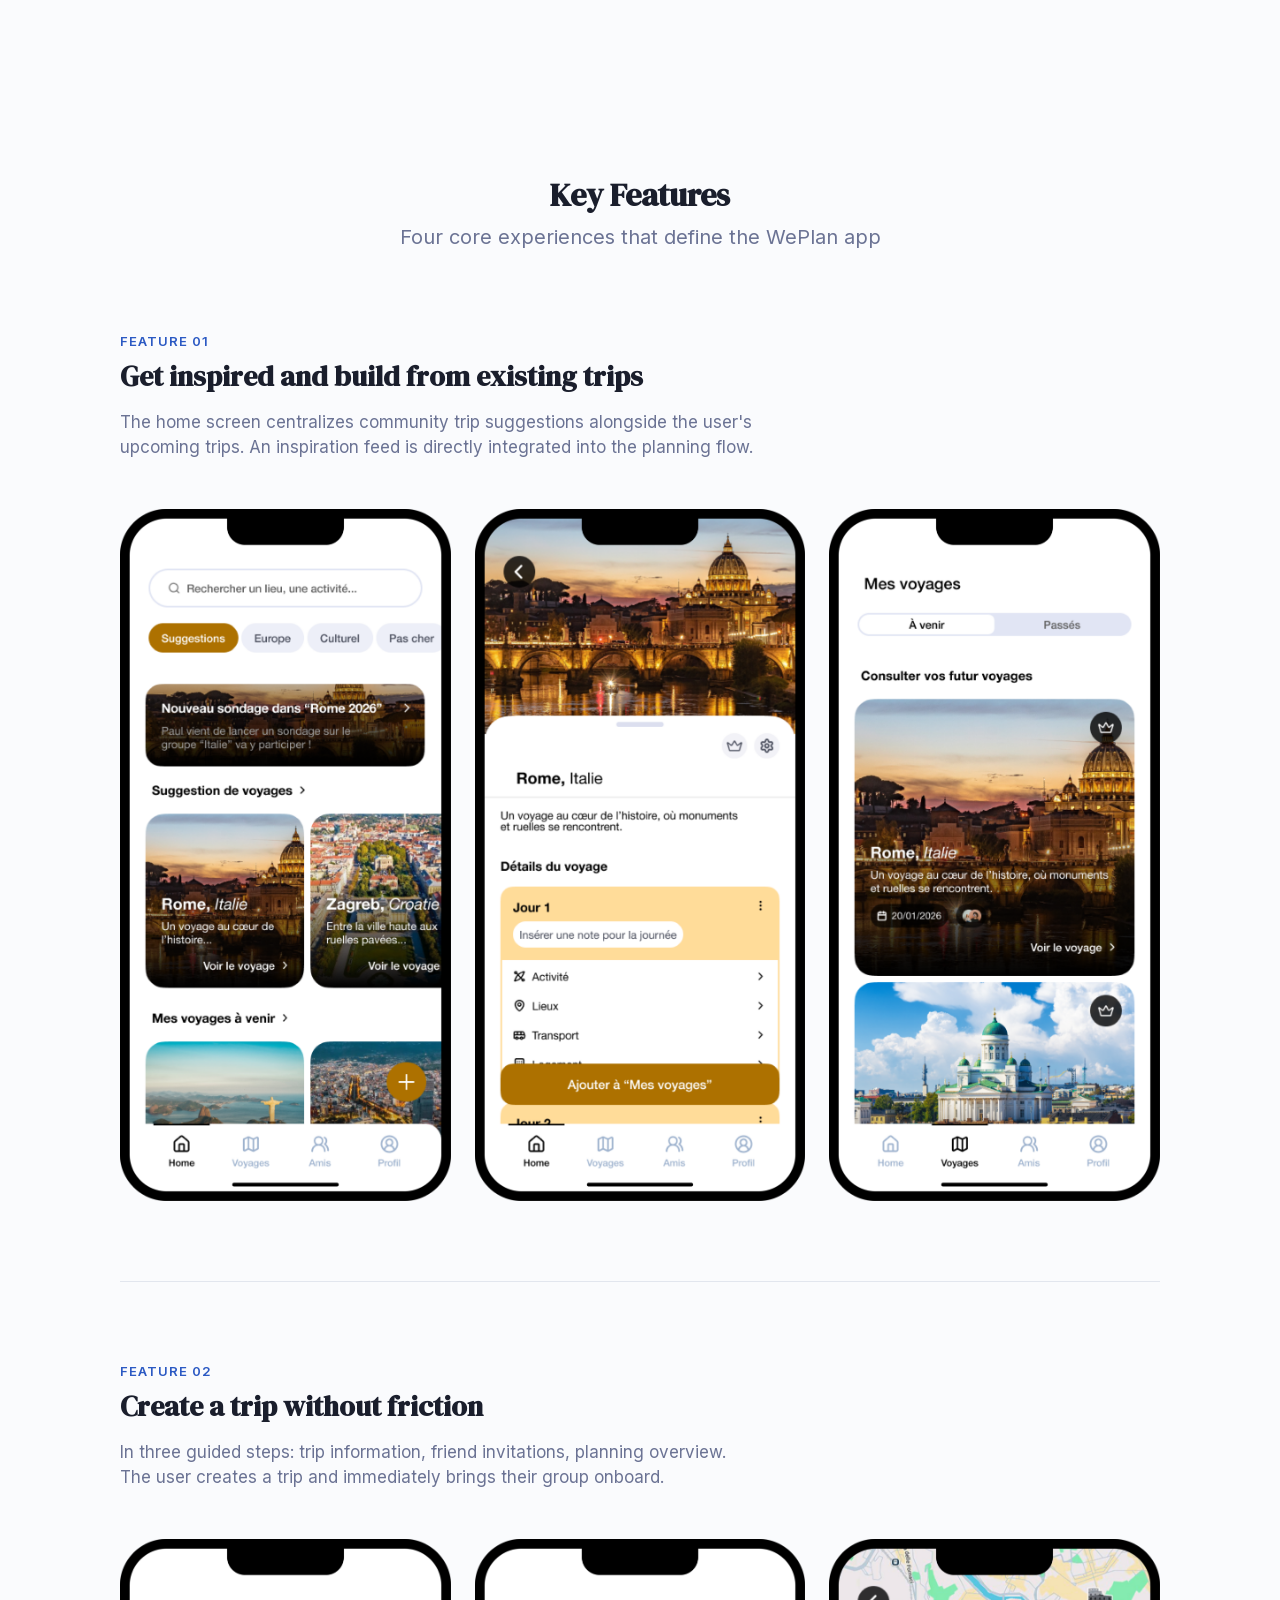
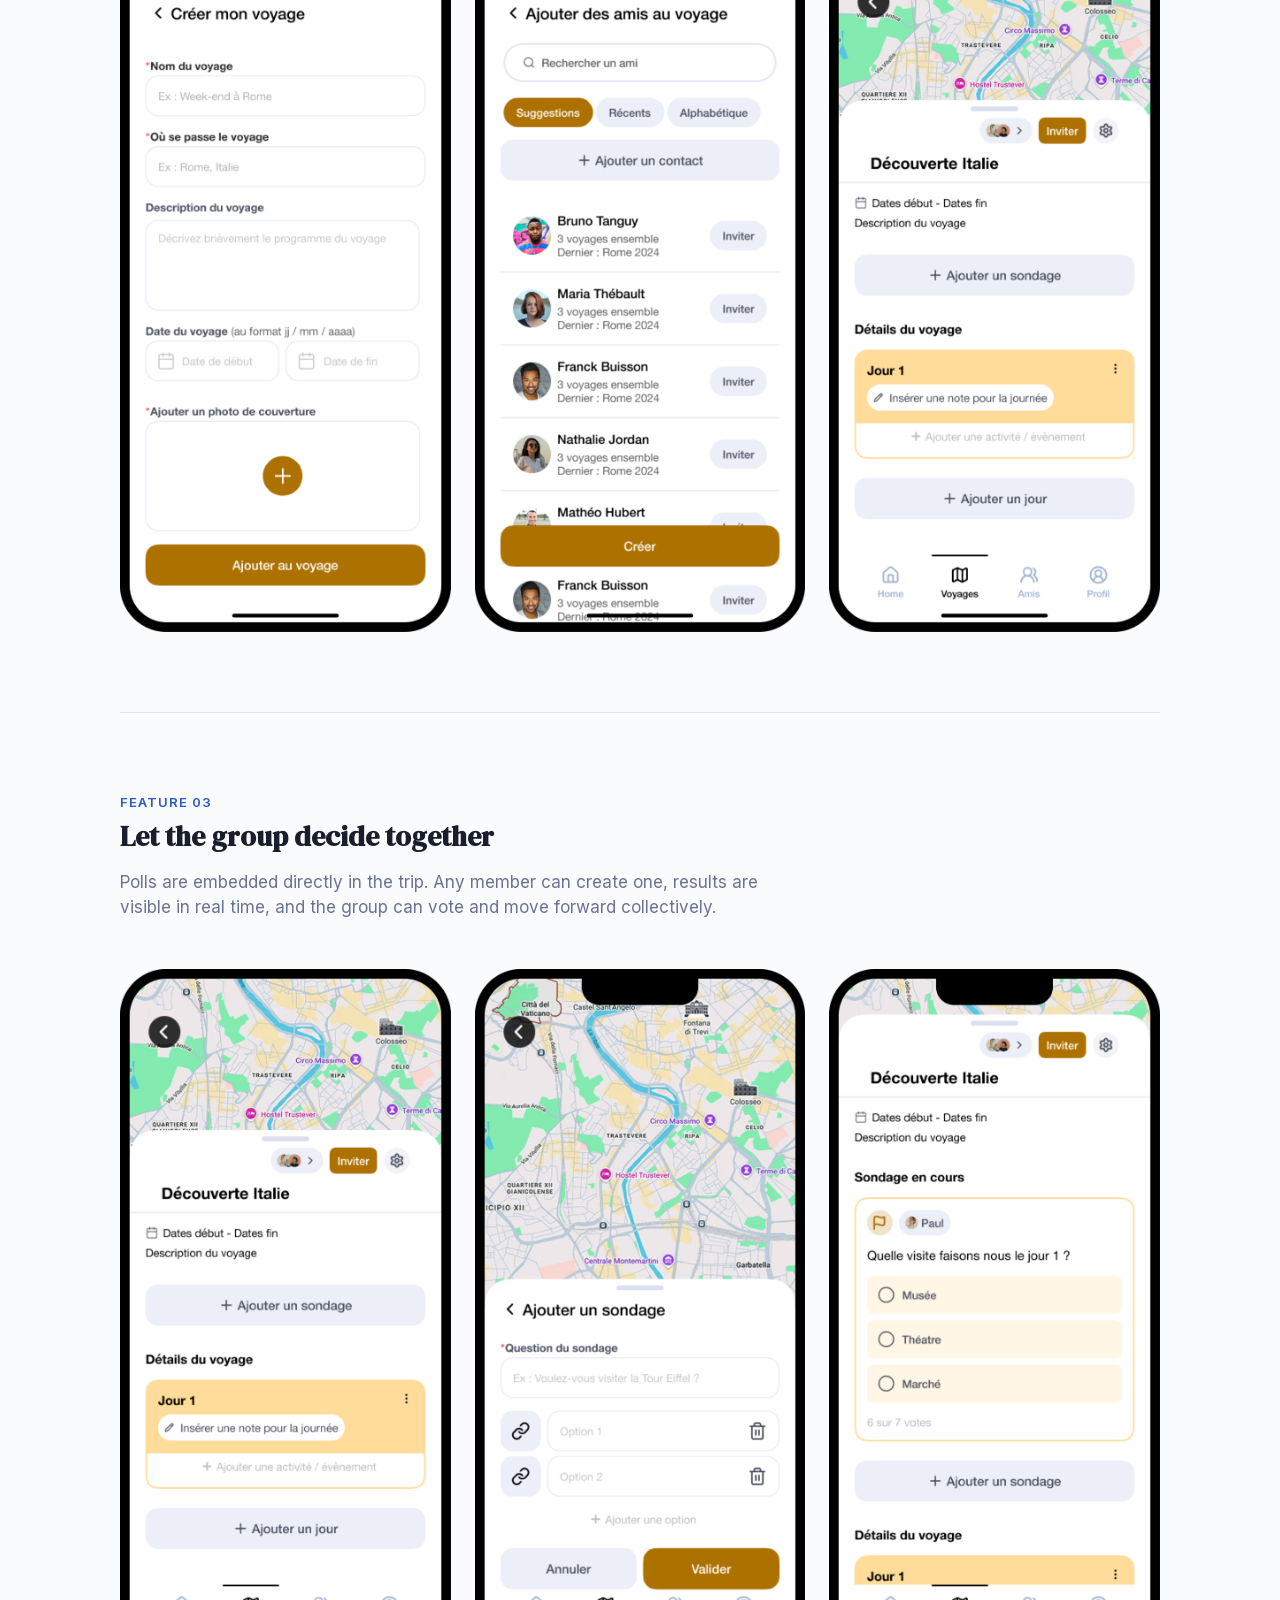
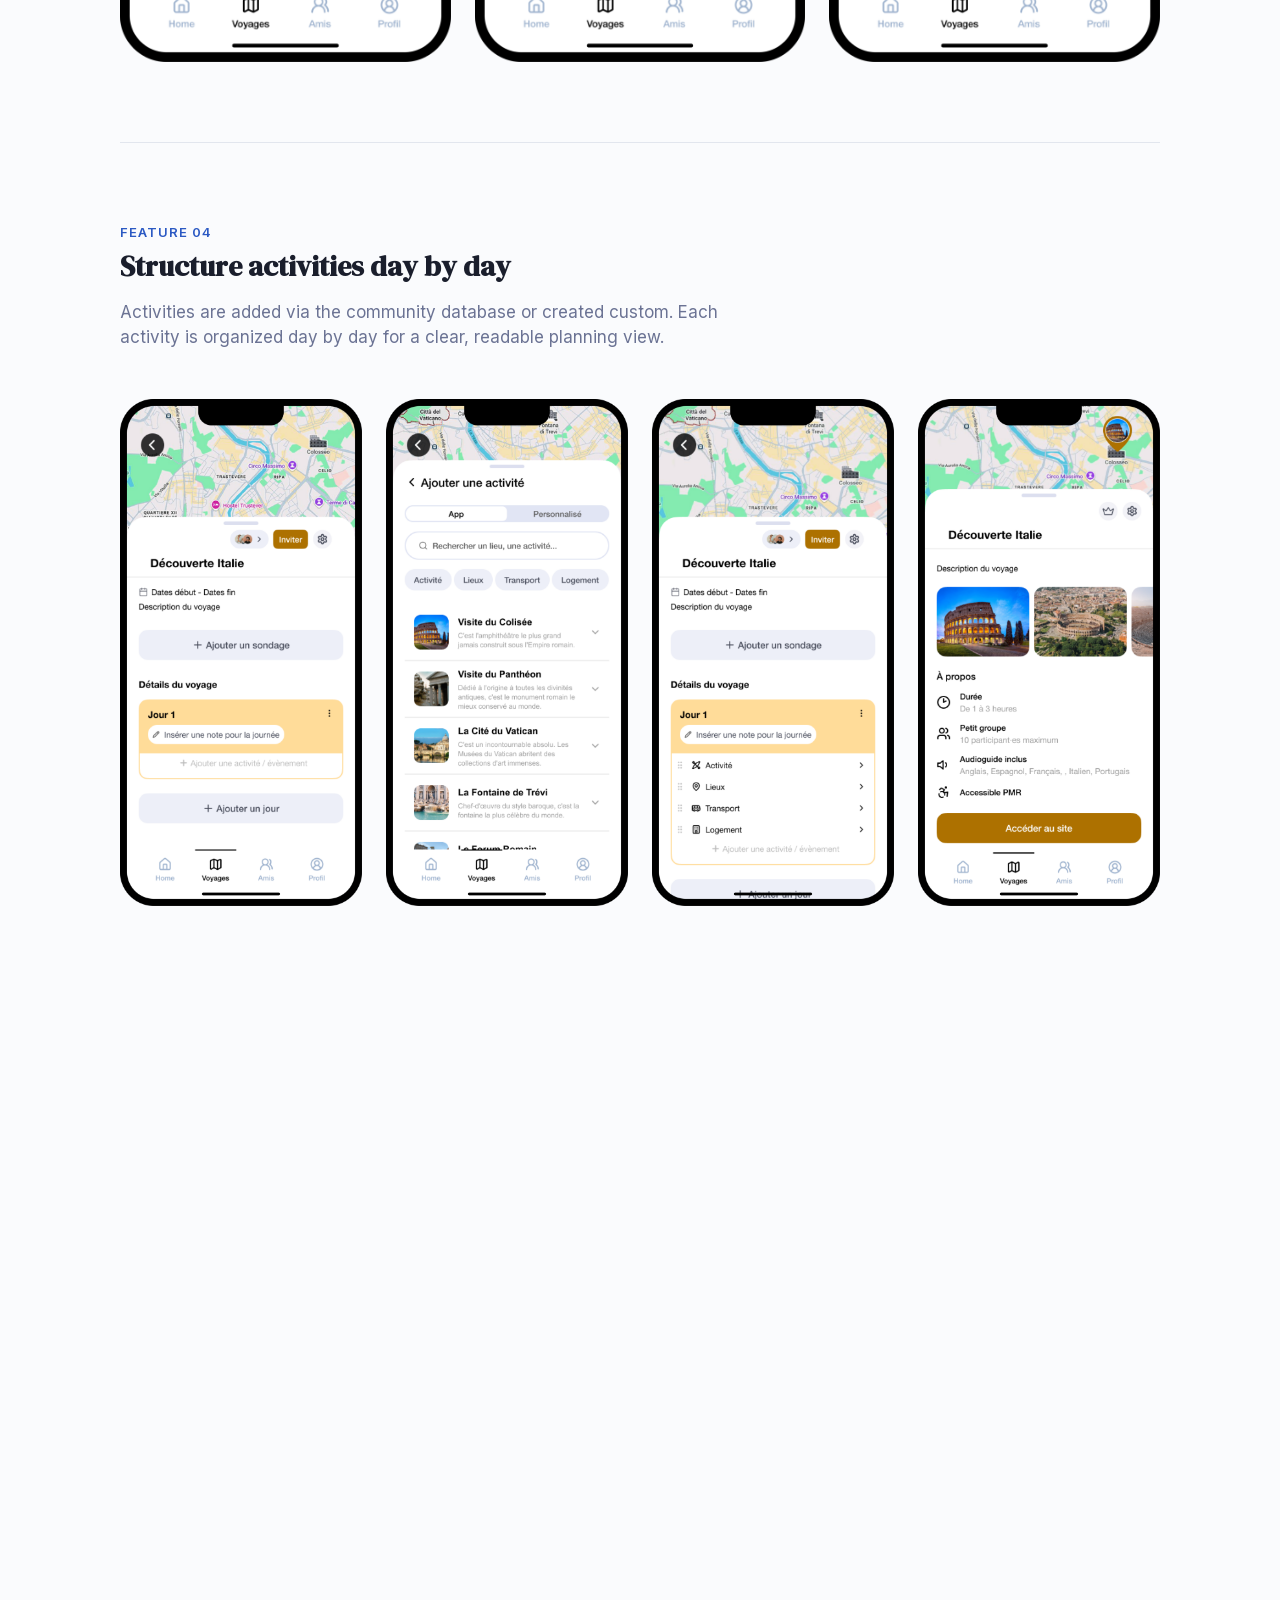
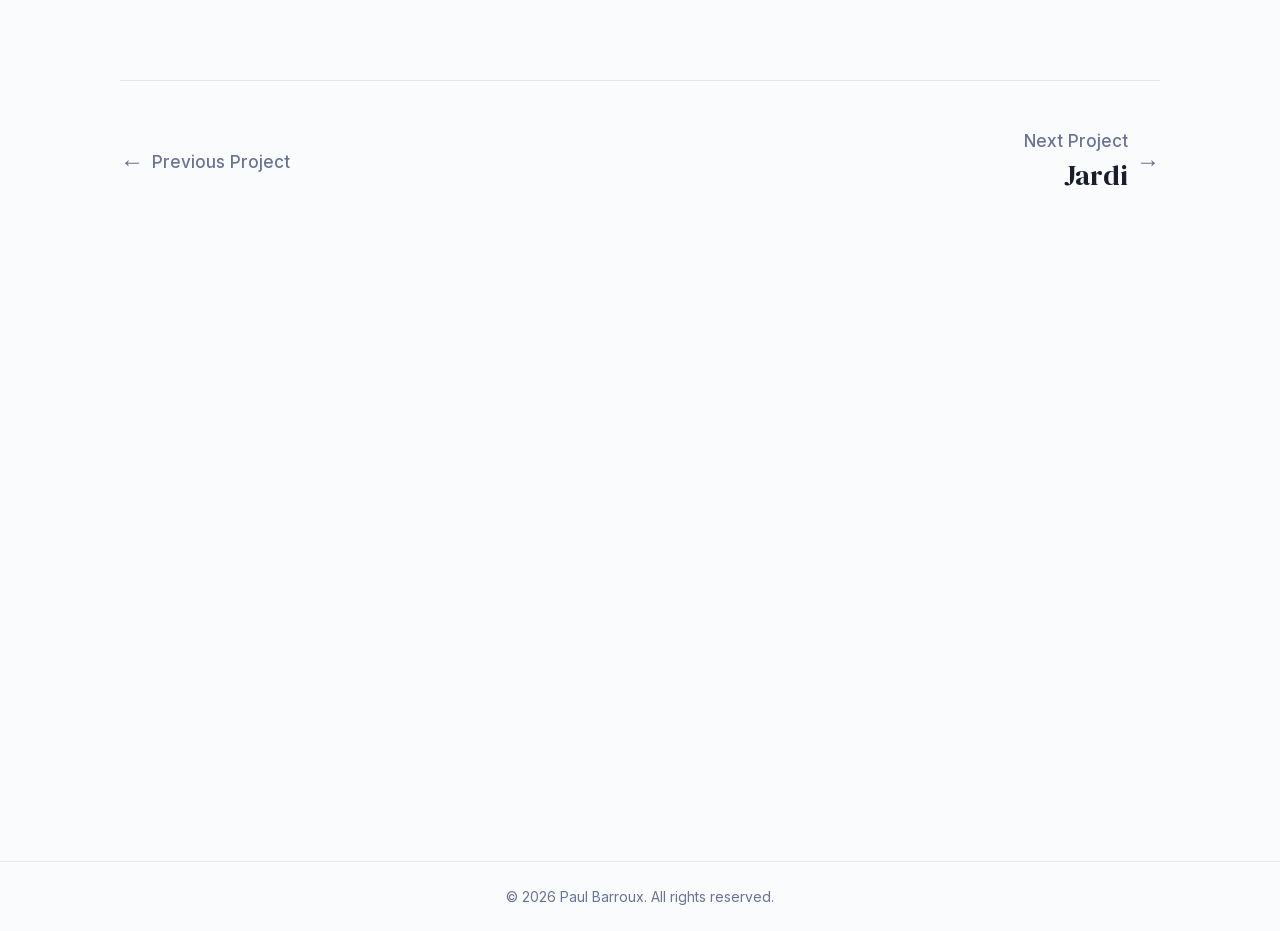
<file: weplan.html>
<!DOCTYPE html>
<html lang="en">
<head>
  <meta charset="UTF-8">
  <meta name="viewport" content="width=device-width, initial-scale=1.0">
  <meta name="description" content="WePlan: A mobile app and design system for planning collaborative trips.">
  <meta property="og:title" content="WePlan · Paul Barroux">
  <meta property="og:description" content="A mobile app and design system for planning collaborative trips: from research to component delivery.">
  <meta property="og:type" content="website">
  <title>WePlan · Paul Barroux</title>

  <!-- Favicon -->
  <link rel="icon" href="data:image/svg+xml,<svg xmlns='http://www.w3.org/2000/svg' viewBox='0 0 32 32'><rect width='32' height='32' rx='4' fill='%232B59C3'/><text x='50%25' y='55%25' dominant-baseline='central' text-anchor='middle' fill='white' font-family='serif' font-size='20' font-weight='bold'>P</text></svg>">

  <!-- Fonts (self-hosted) & Styles -->
  <link rel="preload" href="assets/fonts/Inter-latin.woff2" as="font" type="font/woff2" crossorigin>
  <link rel="preload" href="assets/fonts/DMSerifDisplay-latin.woff2" as="font" type="font/woff2" crossorigin>
  <link rel="stylesheet" href="css/styles.css">
</head>
<body data-page="project">

  <!-- ========== NAVIGATION ========== -->
  <header class="navbar" role="banner">
    <nav class="navbar__inner" role="navigation" aria-label="Main navigation">
      <a href="index.html" class="navbar__logo">Paul Barroux</a>
      <div class="navbar__links">
        <a href="index.html#projects" class="navbar__link"><span data-lang="en">Projects</span><span data-lang="zh">项目</span></a>
        <a href="about.html" class="navbar__link"><span data-lang="en">About</span><span data-lang="zh">关于</span></a>
        <a href="#contact" class="navbar__link"><span data-lang="en">Contact</span><span data-lang="zh">联系</span></a>
        <a href="assets/pdf/CV_Paul_Barroux.pdf" download class="navbar__cv" aria-label="Download Resume">
          <svg width="11" height="11" viewBox="0 0 11 11" fill="none" stroke="currentColor" stroke-width="1.5" stroke-linecap="round" stroke-linejoin="round" aria-hidden="true"><path d="M5.5 1v6M3 5l2.5 2.5L8 5"/><path d="M1.5 9.5h8"/></svg>
          <span data-lang="en">Resume</span>
          <span data-lang="zh">简历</span>
        </a>
      </div>
      <div class="navbar__end">
        <div class="lang-toggle" role="group" aria-label="Language">
          <button class="lang-toggle__btn active" data-set-lang="en" type="button" aria-label="English">EN</button>
          <span class="lang-toggle__sep" aria-hidden="true">/</span>
          <button class="lang-toggle__btn" data-set-lang="zh" type="button" aria-label="中文">中</button>
        </div>
        <button class="hamburger" aria-label="Toggle menu" aria-expanded="false">
          <span class="hamburger__line"></span>
          <span class="hamburger__line"></span>
          <span class="hamburger__line"></span>
        </button>
      </div>
    </nav>
  </header>

  <!-- Mobile menu -->
  <div class="mobile-menu__overlay" aria-hidden="true"></div>
  <div class="mobile-menu" aria-hidden="true">
    <a href="index.html#projects" class="mobile-menu__link"><span data-lang="en">Projects</span><span data-lang="zh">项目</span></a>
    <a href="about.html" class="mobile-menu__link"><span data-lang="en">About</span><span data-lang="zh">关于</span></a>
    <a href="#contact" class="mobile-menu__link"><span data-lang="en">Contact</span><span data-lang="zh">联系</span></a>
    <a href="assets/pdf/CV_Paul_Barroux.pdf" download class="mobile-menu__link">
      <span data-lang="en">Resume</span>
      <span data-lang="zh">简历</span>
    </a>
    <div class="lang-toggle lang-toggle--mobile" role="group" aria-label="Language">
      <button class="lang-toggle__btn active" data-set-lang="en" type="button">EN</button>
      <span class="lang-toggle__sep" aria-hidden="true">/</span>
      <button class="lang-toggle__btn" data-set-lang="zh" type="button">中</button>
    </div>
  </div>

  <main>

    <!-- ========== HEADER ========== -->
    <section class="case-header">
      <div class="container">
        <div class="case-header__inner">
          <div class="case-header__hero-img">
            <img src="assets/images/weplan_hero.png" alt="WePlan — collaborative travel planning app overview" loading="eager">
          </div>
          <div class="case-header__content reveal">
            <p class="case-header__breadcrumb">
              <span data-lang="en">Case Studies / WePlan</span>
              <span data-lang="zh">案例研究 / WePlan</span>
            </p>
            <h1 class="case-header__title">WePlan</h1>
            <p class="case-header__desc">
              <span data-lang="en">A mobile app and design system for planning collaborative trips: from research to component delivery.</span>
              <span data-lang="zh">一款面向协作旅行规划的移动应用与设计系统——从调研到组件交付的完整流程。</span>
            </p>
            <p class="case-header__meta">
              <span data-lang="en">2024 &bull; Group project &bull; Travel &frasl; Social &bull; Mobile App</span>
              <span data-lang="zh">2024 &bull; 团队项目 &bull; 旅行 / 社交 &bull; 移动应用</span>
            </p>
          </div>
        </div>
      </div>
    </section>

    <!-- Tags -->
    <div class="container">
      <div class="case-tags reveal">
        <span class="tag"><span data-lang="en">Product Design</span><span data-lang="zh">产品设计</span></span>
        <span class="tag"><span data-lang="en">Mobile App</span><span data-lang="zh">移动应用</span></span>
        <span class="tag"><span data-lang="en">Design System</span><span data-lang="zh">设计系统</span></span>
        <span class="tag"><span data-lang="en">UX Research</span><span data-lang="zh">UX 研究</span></span>
      </div>
    </div>

    <!-- ========== CASE STUDY CONTENT ========== -->
    <article>

      <!-- ── 01 CONTEXT ── -->
      <div class="case-block container reveal">
        <div class="case-block__grid">
          <div class="case-block__image" style="align-self: center;">
            <img src="assets/images/weplan_hero.png" alt="WePlan app — composite of home, trip, and activities screens" loading="eager">
          </div>
          <div class="case-block__content">
            <h2 class="case-block__title">
              <span data-lang="en">Building a collaborative travel app and its design system</span>
              <span data-lang="zh">构建一款协作旅行应用及其设计系统</span>
            </h2>
            <p class="case-block__subtitle">
              <span data-lang="en">A dual deliverable: product and system</span>
              <span data-lang="zh">双重交付物：产品与系统</span>
            </p>
            <p class="case-block__text">
              <span data-lang="en">WePlan is a mobile application concept designed to help groups of friends plan trips together, centralizing planning, decisions, and communication in one place.</span>
              <span data-lang="zh">WePlan 是一款移动应用概念，旨在帮助朋友群体共同规划旅行——将计划制定、集体决策与沟通协调整合在同一平台。</span>
            </p>
            <p class="case-block__text">
              <span data-lang="en">The project had a dual focus: designing the product experience itself, and building a rigorous design system from scratch that could support it. Both are first-class deliverables: the app and the system that makes it scalable.</span>
              <span data-lang="zh">项目有两条并行主线：设计产品体验本身，以及从零构建一套严谨的设计系统为其提供支撑。两者都是核心交付物——应用本身，以及让其可规模化扩展的系统框架。</span>
            </p>
            <p class="case-block__text">
              <span data-lang="en"><strong>Roles:</strong> Product Design &middot; UX Research &middot; UI Design &middot; Design System<br>
              <strong>Tools:</strong> Figma &middot; FigJam &middot; Notion</span>
              <span data-lang="zh"><strong>角色：</strong>产品设计 &middot; UX 研究 &middot; UI 设计 &middot; 设计系统<br>
              <strong>工具：</strong>Figma &middot; FigJam &middot; Notion</span>
            </p>
          </div>
        </div>
      </div>

      <!-- ── 02 PROBLEM STATEMENT — 4 cards ── -->
      <div class="case-problem container reveal">
        <div class="case-problem__header">
          <h2 class="case-problem__title">
            <span data-lang="en">How do you organize a group trip without losing everyone in the process?</span>
            <span data-lang="zh">如何组织一次群体旅行，而不让所有人在过程中精疲力竭？</span>
          </h2>
          <p class="case-problem__subtitle">
            <span data-lang="en">Planning a trip as a group means juggling WhatsApp, Google Docs, Airbnb, Tripadvisor: decisions get lost, things get forgotten, and collective enthusiasm fades under the friction.</span>
            <span data-lang="zh">以群体方式规划旅行，意味着同时游走于 WhatsApp、Google Docs、Airbnb、Tripadvisor 之间——决策在其中迷失，事项不断被遗忘，集体热情在重重摩擦中逐渐消退。</span>
          </p>
        </div>
        <div class="case-problem__grid">

          <div class="case-problem__card">
            <p class="case-problem__card-num">
              <span data-lang="en">Problem 01</span>
              <span data-lang="zh">问题01</span>
            </p>
            <h3 class="case-problem__card-category">
              <span data-lang="en">Too many scattered tools</span>
              <span data-lang="zh">工具过于分散</span>
            </h3>
            <p class="case-problem__card-text">
              <span data-lang="en">Information is spread across multiple apps with no coherence or shared source of truth.</span>
              <span data-lang="zh">信息分散在多个应用之间，缺乏统一的信息来源与内在连贯性。</span>
            </p>
          </div>

          <div class="case-problem__card">
            <p class="case-problem__card-num">
              <span data-lang="en">Problem 02</span>
              <span data-lang="zh">问题02</span>
            </p>
            <h3 class="case-problem__card-category">
              <span data-lang="en">Hard to decide as a group</span>
              <span data-lang="zh">群体决策困难</span>
            </h3>
            <p class="case-problem__card-text">
              <span data-lang="en">Without a dedicated tool, reconciling everyone's opinions generates conflict and confusion.</span>
              <span data-lang="zh">缺乏专属工具时，协调所有人的意见往往引发争议与混乱。</span>
            </p>
          </div>

          <div class="case-problem__card">
            <p class="case-problem__card-num">
              <span data-lang="en">Problem 03</span>
              <span data-lang="zh">问题03</span>
            </p>
            <h3 class="case-problem__card-category">
              <span data-lang="en">Frequent oversights</span>
              <span data-lang="zh">细节频繁遗漏</span>
            </h3>
            <p class="case-problem__card-text">
              <span data-lang="en">Without centralization, important details disappear into message threads and are never acted on.</span>
              <span data-lang="zh">缺乏集中管理，重要细节消失在消息流中，无人跟进落实。</span>
            </p>
          </div>

          <div class="case-problem__card">
            <p class="case-problem__card-num">
              <span data-lang="en">Problem 04</span>
              <span data-lang="zh">问题04</span>
            </p>
            <h3 class="case-problem__card-category">
              <span data-lang="en">Unmanageable group chats</span>
              <span data-lang="zh">群聊难以管理</span>
            </h3>
            <p class="case-problem__card-text">
              <span data-lang="en">The primary communication channel becomes unreadable and inefficient almost immediately.</span>
              <span data-lang="zh">主要的沟通渠道几乎立刻变得混乱不堪、效率低下。</span>
            </p>
          </div>

        </div>
      </div>

      <!-- ── 03 TARGET AUDIENCE ── -->
      <div class="case-block case-block--reversed container reveal">
        <div class="case-block__grid">
          <div class="case-block__image" style="align-self: center;">
            <img src="assets/images/weplan_friends.jpeg" alt="Group of young friends planning a trip together on their phones" loading="lazy">
          </div>
          <div class="case-block__content">
            <h2 class="case-block__title">
              <span data-lang="en">Designed for groups of friends</span>
              <span data-lang="zh">为朋友群体而设计</span>
            </h2>
            <p class="case-block__subtitle">
              <span data-lang="en">Young urban travelers planning together</span>
              <span data-lang="zh">共同规划旅行的城市年轻人</span>
            </p>

            <p class="case-list-label">
              <span data-lang="en">Needs</span>
              <span data-lang="zh">需求</span>
            </p>
            <ul class="case-list">
              <li class="case-list__item">
                <span data-lang="en">Plan a weekend or vacation quickly, without switching between apps</span>
                <span data-lang="zh">快速规划周末出行或假期，无需在多个应用之间来回切换</span>
              </li>
              <li class="case-list__item">
                <span data-lang="en">Make collective decisions without friction or endless debate</span>
                <span data-lang="zh">无障碍地完成集体决策，避免无休止的争论</span>
              </li>
              <li class="case-list__item">
                <span data-lang="en">Share all trip information in one centralized place</span>
                <span data-lang="zh">将所有旅行信息集中在同一个地方共享</span>
              </li>
              <li class="case-list__item">
                <span data-lang="en">Get inspired by and copy publicly shared trips from the community</span>
                <span data-lang="zh">从社区公开分享的行程中获取灵感，并可一键复制使用</span>
              </li>
            </ul>

            <p class="case-list-label">
              <span data-lang="en">Frustrations</span>
              <span data-lang="zh">痛点</span>
            </p>
            <ul class="case-list">
              <li class="case-list__item">
                <span data-lang="en">Conversations scattered across different apps with no clear thread</span>
                <span data-lang="zh">沟通分散在不同应用中，缺乏清晰的信息主线</span>
              </li>
              <li class="case-list__item">
                <span data-lang="en">Difficulty aligning everyone's schedules and preferences</span>
                <span data-lang="zh">难以协调所有人的时间安排与偏好</span>
              </li>
              <li class="case-list__item">
                <span data-lang="en">Conflicts or confusion over shared decisions and responsibilities</span>
                <span data-lang="zh">在共同决策和分工上产生冲突或混乱</span>
              </li>
            </ul>
          </div>
        </div>
      </div>

      <!-- ── 04 VISUAL IDENTITY ── -->
      <div class="case-identity container reveal">
        <div class="case-identity__header">
          <h2 class="case-identity__title">
            <span data-lang="en">Warm, reassuring colors built for togetherness</span>
            <span data-lang="zh">温暖、令人安心的配色，为共同出行而生</span>
          </h2>
          <p class="case-identity__subtitle">
            <span data-lang="en">A palette and type system designed to feel inclusive, clear, and welcoming</span>
            <span data-lang="zh">一套令人感到包容、清晰、亲切的色彩与字体体系</span>
          </p>
        </div>

        <div class="case-identity__grid">

          <!-- Colors -->
          <div>
            <p class="case-identity__col-label">
              <span data-lang="en">Color Palette</span>
              <span data-lang="zh">色彩体系</span>
            </p>
            <h3 class="case-identity__col-title">
              <span data-lang="en">Three colors, one warmth</span>
              <span data-lang="zh">三种颜色，同一份温度</span>
            </h3>
            <p class="case-identity__col-text">
              <span data-lang="en">The palette communicates warmth and conviviality: amber as the anchor, yellow as the invitation, and a soft off-white for breathing room.</span>
              <span data-lang="zh">配色传递温暖与欢聚感——深琥珀色作为锚点，暖黄色作为邀请，柔和的米白色留出呼吸空间。</span>
            </p>
            <div class="case-swatches">
              <div class="case-swatch">
                <div class="case-swatch__color" style="background:#AD7100;" aria-label="Deep amber #AD7100"></div>
                <div>
                  <span class="case-swatch__label">
                    <span data-lang="en">Cohesion &amp; Warmth</span>
                    <span data-lang="zh">凝聚 &amp; 温暖</span>
                  </span>
                  <span class="case-swatch__hex">#AD7100</span>
                </div>
              </div>
              <div class="case-swatch">
                <div class="case-swatch__color" style="background:#FFCA66;" aria-label="Warm yellow #FFCA66"></div>
                <div>
                  <span class="case-swatch__label">
                    <span data-lang="en">Conviviality</span>
                    <span data-lang="zh">欢聚感</span>
                  </span>
                  <span class="case-swatch__hex">#FFCA66</span>
                </div>
              </div>
              <div class="case-swatch">
                <div class="case-swatch__color" style="background:#EDEFF8; border-color: rgba(0,0,0,0.1);" aria-label="Soft off-white #EDEFF8"></div>
                <div>
                  <span class="case-swatch__label">
                    <span data-lang="en">Clarity</span>
                    <span data-lang="zh">清晰感</span>
                  </span>
                  <span class="case-swatch__hex">#EDEFF8</span>
                </div>
              </div>
            </div>
          </div>

          <!-- Typography -->
          <div>
            <p class="case-identity__col-label">
              <span data-lang="en">Typography</span>
              <span data-lang="zh">字体排版</span>
            </p>
            <h3 class="case-identity__col-title">Helvetica Neue</h3>
            <p class="case-identity__col-text">
              <span data-lang="en">It conveys clarity, reliability, and simplicity: modern and accessible to all users.</span>
              <span data-lang="zh">传递清晰、可靠与简洁的气质——现代且对所有用户友好。</span>
            </p>
            <div class="case-typescale">
              <div class="case-typescale__row case-typescale__row--header">
                <span><span data-lang="en">Style</span><span data-lang="zh">样式</span></span>
                <span><span data-lang="en">Size</span><span data-lang="zh">字号</span></span>
                <span><span data-lang="en">Weight</span><span data-lang="zh">字重</span></span>
              </div>
              <div class="case-typescale__row">
                <span class="case-typescale__sample" style="font-size:20px;font-weight:700;"><span data-lang="en">Title</span><span data-lang="zh">标题</span></span>
                <span class="case-typescale__meta">20px</span>
                <span class="case-typescale__meta"><span data-lang="en">Bold</span><span data-lang="zh">粗体</span></span>
              </div>
              <div class="case-typescale__row">
                <span class="case-typescale__sample" style="font-size:16px;font-weight:500;"><span data-lang="en">Subtitle</span><span data-lang="zh">副标题</span></span>
                <span class="case-typescale__meta">16px</span>
                <span class="case-typescale__meta"><span data-lang="en">Medium</span><span data-lang="zh">中等</span></span>
              </div>
              <div class="case-typescale__row">
                <span class="case-typescale__sample" style="font-size:14px;font-weight:400;"><span data-lang="en">Body</span><span data-lang="zh">正文</span></span>
                <span class="case-typescale__meta">14px</span>
                <span class="case-typescale__meta"><span data-lang="en">Regular</span><span data-lang="zh">常规</span></span>
              </div>
              <div class="case-typescale__row">
                <span class="case-typescale__sample" style="font-size:12px;font-weight:400;"><span data-lang="en">Small body</span><span data-lang="zh">小正文</span></span>
                <span class="case-typescale__meta">12px</span>
                <span class="case-typescale__meta"><span data-lang="en">Regular</span><span data-lang="zh">常规</span></span>
              </div>
            </div>
            <p class="case-typescale__weights">
              <span data-lang="en">Weights: Regular (400) &middot; Medium (500) &middot; Bold (700) + italic variants</span>
              <span data-lang="zh">字重：Regular (400) &middot; Medium (500) &middot; Bold (700) + 斜体变体</span>
            </p>
          </div>

        </div>
      </div>

      <!-- ── 05 DESIGN CHOICES ── -->
      <div class="case-choices reveal">
        <div class="container">
          <div class="case-choices__header">
            <h2 class="case-choices__title">
              <span data-lang="en">Design decisions for a seamless group experience</span>
              <span data-lang="zh">为无缝群体体验而做的设计决策</span>
            </h2>
            <p class="case-choices__subtitle">
              <span data-lang="en">Six principles that shaped the interface</span>
              <span data-lang="zh">塑造界面的六项设计原则</span>
            </p>
          </div>
          <div class="case-choices__grid">

            <div class="case-choices__card">
              <h3 class="case-choices__card-title">
                <span data-lang="en">Bottom Sheets</span>
                <span data-lang="zh">底部弹出层</span>
              </h3>
              <p class="case-choices__card-text">
                <span data-lang="en">Contextual panels keep the user in their current flow without navigation breaks.</span>
                <span data-lang="zh">上下文面板让用户保持在当前操作流中，无需跳转页面。</span>
              </p>
            </div>

            <div class="case-choices__card">
              <h3 class="case-choices__card-title">
                <span data-lang="en">Community Trips</span>
                <span data-lang="zh">社区行程</span>
              </h3>
              <p class="case-choices__card-text">
                <span data-lang="en">Users can browse and copy trips or activities shared by the community for inspiration.</span>
                <span data-lang="zh">用户可浏览并复制社区分享的行程或活动，获取旅行灵感。</span>
              </p>
            </div>

            <div class="case-choices__card">
              <h3 class="case-choices__card-title">
                <span data-lang="en">Friend Collaboration</span>
                <span data-lang="zh">好友协作</span>
              </h3>
              <p class="case-choices__card-text">
                <span data-lang="en">An invitation and co-editing system built for collective decision-making.</span>
                <span data-lang="zh">专为集体决策设计的邀请与协同编辑系统。</span>
              </p>
            </div>

            <div class="case-choices__card">
              <h3 class="case-choices__card-title">
                <span data-lang="en">Information Hierarchy</span>
                <span data-lang="zh">信息层级</span>
              </h3>
              <p class="case-choices__card-text">
                <span data-lang="en">A clear visual structure so every group member can quickly find what they need.</span>
                <span data-lang="zh">清晰的视觉层级结构，让每位成员都能快速找到所需信息。</span>
              </p>
            </div>

            <div class="case-choices__card">
              <h3 class="case-choices__card-title">
                <span data-lang="en">Poll Results</span>
                <span data-lang="zh">投票结果</span>
              </h3>
              <p class="case-choices__card-text">
                <span data-lang="en">Real-time vote visualization to help the group reach decisions faster.</span>
                <span data-lang="zh">实时投票可视化，帮助群体更快达成共识。</span>
              </p>
            </div>

            <div class="case-choices__card">
              <h3 class="case-choices__card-title">
                <span data-lang="en">Rounded Elements</span>
                <span data-lang="zh">圆角元素</span>
              </h3>
              <p class="case-choices__card-text">
                <span data-lang="en">Soft shapes that reinforce the warmth and friendliness of the application.</span>
                <span data-lang="zh">柔和的圆角形态，强化应用温暖亲切的整体气质。</span>
              </p>
            </div>

          </div>
        </div>
      </div>

      <!-- ── 06 DESIGN SYSTEM ── -->
      <div class="case-ds reveal">
        <div class="container">

          <div class="case-ds__header">
            <p class="case-ds__label">
              <span data-lang="en">Design System</span>
              <span data-lang="zh">设计系统</span>
            </p>
            <h2 class="case-ds__title">
              <span data-lang="en">A design system built to scale</span>
              <span data-lang="zh">一个为规模化而构建的设计系统</span>
            </h2>
            <p class="case-ds__intro">
              <span data-lang="en">Beyond the app itself, a structured design system was built from the ground up following Atomic Design methodology, from foundational tokens to complex organisms. Every component was designed with states, variants, and scalability in mind.</span>
              <span data-lang="zh">在应用本身之外，我们以原子设计方法论为指导，从零构建了一套完整的设计系统——从基础令牌到复杂的有机体组件。每个组件均考虑了状态、变体与可扩展性。</span>
            </p>
          </div>

          <div class="case-ds__blocks">

            <!-- DS Block 1 — Typography -->
            <div class="case-ds__block">
              <p class="case-ds__block-label">
                <span data-lang="en">Atoms</span>
                <span data-lang="zh">原子</span>
              </p>
              <h3 class="case-ds__block-title">
                <span data-lang="en">Typography tokens</span>
                <span data-lang="zh">字体令牌</span>
              </h3>
              <p class="case-ds__block-text">
                <span data-lang="en">Typographic tokens define every text style in the system, from Bold 20 title to Regular 12 small body, ensuring perfect consistency between Figma and code.</span>
                <span data-lang="zh">字体令牌定义了系统中的每一种文字样式，从粗体20号标题到常规12号小正文——确保 Figma 与代码之间的完美一致性。</span>
              </p>
              <div class="case-typescale">
                <div class="case-typescale__row case-typescale__row--header">
                  <span><span data-lang="en">Token</span><span data-lang="zh">令牌</span></span>
                  <span><span data-lang="en">Size</span><span data-lang="zh">字号</span></span>
                  <span><span data-lang="en">Weight</span><span data-lang="zh">字重</span></span>
                </div>
                <div class="case-typescale__row">
                  <span class="case-typescale__sample" style="font-size:20px;font-weight:700"><span data-lang="en">Title</span><span data-lang="zh">标题</span></span>
                  <span class="case-typescale__meta">20px</span>
                  <span class="case-typescale__meta">Bold · 700</span>
                </div>
                <div class="case-typescale__row">
                  <span class="case-typescale__sample" style="font-size:16px;font-weight:500"><span data-lang="en">Subtitle</span><span data-lang="zh">副标题</span></span>
                  <span class="case-typescale__meta">16px</span>
                  <span class="case-typescale__meta">Medium · 500</span>
                </div>
                <div class="case-typescale__row">
                  <span class="case-typescale__sample" style="font-size:14px;font-weight:400"><span data-lang="en">Body</span><span data-lang="zh">正文</span></span>
                  <span class="case-typescale__meta">14px</span>
                  <span class="case-typescale__meta">Regular · 400</span>
                </div>
                <div class="case-typescale__row">
                  <span class="case-typescale__sample" style="font-size:12px;font-weight:400"><span data-lang="en">Small body</span><span data-lang="zh">小正文</span></span>
                  <span class="case-typescale__meta">12px</span>
                  <span class="case-typescale__meta">Regular · 400</span>
                </div>
              </div>
            </div>

            <!-- DS Block 2 — Buttons -->
            <div class="case-ds__block">
              <p class="case-ds__block-label">
                <span data-lang="en">Molecules</span>
                <span data-lang="zh">分子</span>
              </p>
              <h3 class="case-ds__block-title">
                <span data-lang="en">Button library</span>
                <span data-lang="zh">按钮库</span>
              </h3>
              <p class="case-ds__block-text">
                <span data-lang="en">A button library covering three sizes, four states (default, hover, pressed, disabled), and two icon variants: without prefix and with prefix.</span>
                <span data-lang="zh">按钮库涵盖三种尺寸、四种状态（默认、悬停、按下、禁用），以及两种图标变体：无前缀图标与有前缀图标。</span>
              </p>
              <div class="case-ds__image">
                <img src="assets/images/weplan_ds_buttons.png" alt="WePlan design system — button library showing all sizes, states, and icon variants" loading="lazy">
              </div>
            </div>

            <!-- DS Block 3 — Cards -->
            <div class="case-ds__block">
              <p class="case-ds__block-label">
                <span data-lang="en">Organisms</span>
                <span data-lang="zh">有机体</span>
              </p>
              <h3 class="case-ds__block-title">
                <span data-lang="en">Trip cards</span>
                <span data-lang="zh">行程卡片</span>
              </h3>
              <p class="case-ds__block-text">
                <span data-lang="en">Trip cards exist in three formats: large hero, medium list, and small thumbnail, each adapted to its display context with its own metadata (date, participants, primary action).</span>
                <span data-lang="zh">行程卡片有三种规格：大型主角卡、中型列表卡与小型缩略图卡——每种规格根据其展示场景适配，并附带独立的元数据（日期、参与者、主操作）。</span>
              </p>
              <div class="case-ds__image">
                <img src="assets/images/weplan_ds_cards.png" alt="WePlan design system — trip card components in large, medium, and small variants with metadata" loading="lazy">
              </div>
            </div>

            <!-- DS Block 4 — Bottom Sheets -->
            <div class="case-ds__block">
              <p class="case-ds__block-label">
                <span data-lang="en">Organisms</span>
                <span data-lang="zh">有机体</span>
              </p>
              <h3 class="case-ds__block-title">
                <span data-lang="en">Bottom sheets</span>
                <span data-lang="zh">底部弹出层</span>
              </h3>
              <p class="case-ds__block-text">
                <span data-lang="en">Bottom sheets are WePlan's central interaction pattern. Four variants: activity detail, add activity, create poll, and trip overview, maintaining context while enabling deep actions.</span>
                <span data-lang="zh">底部弹出层是 WePlan 的核心交互模式。四种变体：活动详情、添加活动、创建投票与行程概览——在保持上下文的同时，支持深层操作。</span>
              </p>
              <div class="case-ds__image">
                <img src="assets/images/weplan_ds_bottomsheets.png" alt="WePlan design system — bottom sheet components showing all four variants overlaid on a dimmed app screen" loading="lazy">
              </div>
            </div>

          </div>
        </div>
      </div>

      <!-- ── 07 FEATURES ── -->
      <div class="case-features reveal">
        <div class="container">
          <div class="case-features__header">
            <h2 class="case-features__title">
              <span data-lang="en">Key Features</span>
              <span data-lang="zh">核心功能</span>
            </h2>
            <p class="case-features__subtitle">
              <span data-lang="en">Four core experiences that define the WePlan app</span>
              <span data-lang="zh">定义 WePlan 体验的四个核心功能模块</span>
            </p>
          </div>

          <!-- Feature 01 -->
          <div class="case-feature">
            <p class="case-feature__num">
              <span data-lang="en">Feature 01</span>
              <span data-lang="zh">功能01</span>
            </p>
            <h3 class="case-feature__title">
              <span data-lang="en">Get inspired and build from existing trips</span>
              <span data-lang="zh">从现有行程中获取灵感，直接开始规划</span>
            </h3>
            <p class="case-feature__text">
              <span data-lang="en">The home screen centralizes community trip suggestions alongside the user's upcoming trips. An inspiration feed is directly integrated into the planning flow.</span>
              <span data-lang="zh">首页将社区推荐行程与用户的即将出行整合在同一屏幕。灵感浏览流直接嵌入规划流程中，发现即可行动。</span>
            </p>
            <div class="case-screens">
              <div class="case-screens__item">
                <img src="assets/images/weplan_home.png" alt="WePlan home screen showing community trip suggestions and the user's upcoming trips" loading="lazy">
              </div>
              <div class="case-screens__item">
                <img src="assets/images/weplan_detail.png" alt="WePlan trip detail screen with activities preview and bottom sheet" loading="lazy">
              </div>
              <div class="case-screens__item">
                <img src="assets/images/weplan_mesvoyages.png" alt="WePlan my trips screen showing upcoming trip cards" loading="lazy">
              </div>
            </div>
          </div>

          <!-- Feature 02 -->
          <div class="case-feature">
            <p class="case-feature__num">
              <span data-lang="en">Feature 02</span>
              <span data-lang="zh">功能02</span>
            </p>
            <h3 class="case-feature__title">
              <span data-lang="en">Create a trip without friction</span>
              <span data-lang="zh">无摩擦地创建一次旅行</span>
            </h3>
            <p class="case-feature__text">
              <span data-lang="en">In three guided steps: trip information, friend invitations, planning overview. The user creates a trip and immediately brings their group onboard.</span>
              <span data-lang="zh">三步引导流程：填写旅行信息、邀请好友、规划概览。用户创建行程的同时，立刻将整个群体纳入其中。</span>
            </p>
            <div class="case-screens">
              <div class="case-screens__item">
                <img src="assets/images/weplan_creation1.png" alt="WePlan trip creation step 1 — destination, dates, and trip name form" loading="lazy">
              </div>
              <div class="case-screens__item">
                <img src="assets/images/weplan_creation2.png" alt="WePlan trip creation step 2 — add friends with contact list and invite checkboxes" loading="lazy">
              </div>
              <div class="case-screens__item">
                <img src="assets/images/weplan_creation3.png" alt="WePlan trip creation step 3 — planning overview with map and activities" loading="lazy">
              </div>
            </div>
          </div>

          <!-- Feature 03 -->
          <div class="case-feature">
            <p class="case-feature__num">
              <span data-lang="en">Feature 03</span>
              <span data-lang="zh">功能03</span>
            </p>
            <h3 class="case-feature__title">
              <span data-lang="en">Let the group decide together</span>
              <span data-lang="zh">让群体共同做决定</span>
            </h3>
            <p class="case-feature__text">
              <span data-lang="en">Polls are embedded directly in the trip. Any member can create one, results are visible in real time, and the group can vote and move forward collectively.</span>
              <span data-lang="zh">投票功能直接嵌入行程中。任何成员均可发起投票，结果实时可见，群体可以一起投票并推进决策。</span>
            </p>
            <div class="case-screens">
              <div class="case-screens__item">
                <img src="assets/images/weplan_sondage1.png" alt="WePlan trip view showing an active poll card embedded in the timeline" loading="lazy">
              </div>
              <div class="case-screens__item">
                <img src="assets/images/weplan_sondage2.png" alt="WePlan create poll form with question, answer options, and deadline fields" loading="lazy">
              </div>
              <div class="case-screens__item">
                <img src="assets/images/weplan_sondage3.png" alt="WePlan poll in progress showing live bar chart results with vote counts" loading="lazy">
              </div>
            </div>
          </div>

          <!-- Feature 04 -->
          <div class="case-feature">
            <p class="case-feature__num">
              <span data-lang="en">Feature 04</span>
              <span data-lang="zh">功能04</span>
            </p>
            <h3 class="case-feature__title">
              <span data-lang="en">Structure activities day by day</span>
              <span data-lang="zh">按天逐日规划活动</span>
            </h3>
            <p class="case-feature__text">
              <span data-lang="en">Activities are added via the community database or created custom. Each activity is organized day by day for a clear, readable planning view.</span>
              <span data-lang="zh">活动可从社区数据库添加，也可自定义创建。所有活动按天组织，形成清晰可读的规划视图。</span>
            </p>
            <div class="case-screens">
              <div class="case-screens__item">
                <img src="assets/images/weplan_activite1.png" alt="WePlan day planning view showing a timeline of activities for the day" loading="lazy">
              </div>
              <div class="case-screens__item">
                <img src="assets/images/weplan_activite2.png" alt="WePlan add activity screen with community database search and custom creation option" loading="lazy">
              </div>
              <div class="case-screens__item">
                <img src="assets/images/weplan_activite3.png" alt="WePlan day view after activities have been added, showing all items listed" loading="lazy">
              </div>
              <div class="case-screens__item">
                <img src="assets/images/weplan_activite4.png" alt="WePlan activity detail card showing location, description, and duration" loading="lazy">
              </div>
            </div>
          </div>

        </div>
      </div>

      <!-- ── 08 KEY LEARNINGS ── -->
      <div class="case-learnings container reveal">
        <h2 class="case-learnings__title">
          <span data-lang="en">Key Learnings</span>
          <span data-lang="zh">关键收获</span>
        </h2>
        <ul class="case-list">
          <li class="case-list__item">
            <span data-lang="en">Building a design system from scratch gave me a deep appreciation for naming conventions and component architecture. Decisions made at the atom level ripple through every screen.</span>
            <span data-lang="zh">从零开始构建设计系统让我深刻理解了命名规范和组件架构的重要性，原子层面的决策会影响每一个页面。</span>
          </li>
          <li class="case-list__item">
            <span data-lang="en">Designing for group dynamics — polls, shared planning, collective decisions — introduced social UX challenges I hadn't anticipated. The hardest part was modeling how groups actually make decisions together.</span>
            <span data-lang="zh">为群体动态设计——投票、共享规划、集体决策——带来了我未曾预料到的社交UX挑战，最难的是建模群体实际做决策的方式。</span>
          </li>
          <li class="case-list__item">
            <span data-lang="en">Maintaining consistency between the design system and the product screens required constant back-and-forth. I learned to treat the system as a living document, not a finished deliverable.</span>
            <span data-lang="zh">保持设计系统与产品页面之间的一致性需要不断调整，我学会了将系统视为活文档而非已完成的交付物。</span>
          </li>
        </ul>
      </div>

    </article>

    <!-- ========== PROJECT NAVIGATION ========== -->
    <div class="container">
      <nav class="project-nav">
        <a href="cegedim.html" class="project-nav__link project-nav__link--back">
          <span class="project-nav__arrow">&larr;</span>
          <span data-lang="en">Previous Project</span><span data-lang="zh">上一个项目</span>
        </a>
        <a href="jardi.html" class="project-nav__link project-nav__link--next">
          <div>
            <span><span data-lang="en">Next Project</span><span data-lang="zh">下一个项目</span></span>
            <span class="project-nav__name">Jardi</span>
          </div>
          <span class="project-nav__arrow">&rarr;</span>
        </a>
      </nav>
    </div>

    <!-- ========== CONTACT ========== -->
    <section class="contact" id="contact">
      <div class="container">
        <h2 class="section-title reveal">
          <span data-lang="en">Get in Touch</span>
          <span data-lang="zh">联系我</span>
        </h2>
        <p class="contact__text reveal" data-delay="100">
          <span data-lang="en">Interested in working together? Let's talk.</span>
          <span data-lang="zh">想合作？欢迎联系。</span>
        </p>
        <a href="mailto:paulbarroux@icloud.com" class="contact__email reveal" data-delay="200">paulbarroux@icloud.com</a>

        <div class="contact__wechat reveal" data-delay="300">
          <p class="contact__wechat-label">
            <span data-lang="en">or find me on WeChat</span>
            <span data-lang="zh">或在微信添加我</span>
          </p>
          <div class="contact__wechat-card">
            <div class="contact__wechat-qr" aria-label="WeChat QR code">
              <img src="assets/images/WechatQR.jpeg" alt="WeChat QR code — scan to add Paul Barroux on WeChat" loading="lazy">
            </div>
            <div class="contact__wechat-info">
              <span class="contact__wechat-name">Paul Barroux</span>
              <span class="contact__wechat-id">wxid_ddw1kou7jqh212</span>
            </div>
          </div>
        </div>
      </div>
    </section>

  </main>

  <!-- ========== FOOTER ========== -->
  <footer class="footer">
    <div class="container">
      <p class="footer__copy">
        <span data-lang="en">&copy; 2026 Paul Barroux. All rights reserved.</span>
        <span data-lang="zh">&copy; 2026 Paul Barroux. 保留所有权利。</span>
      </p>
    </div>
  </footer>

  <script src="js/main.js"></script>
</body>
</html>
</file>
<file: css/styles.css>
/* ============================================
   Paul Barroux — UX/UI Portfolio
   Stylesheet
   ============================================ */

/* --- Self-hosted fonts (works inside mainland China) --- */
/* DM Serif Display 400 — latin */
@font-face {
  font-family: 'DM Serif Display';
  font-style: normal;
  font-weight: 400;
  font-display: swap;
  src: url('../assets/fonts/DMSerifDisplay-latin.woff2') format('woff2');
  unicode-range: U+0000-00FF, U+0131, U+0152-0153, U+02BB-02BC, U+02C6, U+02DA, U+02DC, U+0304, U+0308, U+0329, U+2000-206F, U+20AC, U+2122, U+2191, U+2193, U+2212, U+2215, U+FEFF, U+FFFD;
}
/* DM Serif Display 400 — latin-ext (covers French diacritics, accented Polish/Czech, etc.) */
@font-face {
  font-family: 'DM Serif Display';
  font-style: normal;
  font-weight: 400;
  font-display: swap;
  src: url('../assets/fonts/DMSerifDisplay-latinExt.woff2') format('woff2');
  unicode-range: U+0100-02BA, U+02BD-02C5, U+02C7-02CC, U+02CE-02D7, U+02DD-02FF, U+0304, U+0308, U+0329, U+1D00-1DBF, U+1E00-1E9F, U+1EF2-1EFF, U+2020, U+20A0-20AB, U+20AD-20C0, U+2113, U+2C60-2C7F, U+A720-A7FF;
}
/* Inter (variable font, one file covers 400/500/600) — latin */
@font-face {
  font-family: 'Inter';
  font-style: normal;
  font-weight: 100 900;
  font-display: swap;
  src: url('../assets/fonts/Inter-latin.woff2') format('woff2');
  unicode-range: U+0000-00FF, U+0131, U+0152-0153, U+02BB-02BC, U+02C6, U+02DA, U+02DC, U+0304, U+0308, U+0329, U+2000-206F, U+20AC, U+2122, U+2191, U+2193, U+2212, U+2215, U+FEFF, U+FFFD;
}
/* Inter — latin-ext */
@font-face {
  font-family: 'Inter';
  font-style: normal;
  font-weight: 100 900;
  font-display: swap;
  src: url('../assets/fonts/Inter-latinExt.woff2') format('woff2');
  unicode-range: U+0100-02BA, U+02BD-02C5, U+02C7-02CC, U+02CE-02D7, U+02DD-02FF, U+0304, U+0308, U+0329, U+1D00-1DBF, U+1E00-1E9F, U+1EF2-1EFF, U+2020, U+20A0-20AB, U+20AD-20C0, U+2113, U+2C60-2C7F, U+A720-A7FF;
}

/* --- CSS Custom Properties --- */
:root {
  /* Colors */
  --color-bg: #FAFBFD;
  --color-surface: #FFFFFF;
  --color-surface-border: #E8ECF1;
  --color-primary: #2B59C3;
  --color-primary-hover: #1E3F8F;
  --color-text: #1A1E2C;
  --color-text-secondary: #6B7394;
  --color-divider: #E2E6EE;
  --color-tint: #F0F3F8;
  --color-placeholder: #E2E6EE;

  /* Typography — Chinese fallbacks added so 中文 has graceful native typography in mainland CN */
  --font-heading: 'DM Serif Display', 'Songti SC', 'STSong', 'SimSun', Georgia, serif;
  --font-body: 'Inter', 'PingFang SC', 'Hiragino Sans GB', 'Microsoft YaHei', -apple-system, BlinkMacSystemFont, sans-serif;

  --text-hero: 60px;
  --text-section: 40px;
  --text-project-title: 28px;
  --text-case-title: 48px;
  --text-case-section: 32px;
  --text-body: 17px;
  --text-subtitle: 20px;
  --text-small: 14px;
  --text-label: 13px;

  --leading-body: 1.5;
  --leading-heading: 1.2;
  --tracking-label: 0.08em;

  /* Spacing (8px grid) */
  --space-xs: 8px;
  --space-sm: 16px;
  --space-md: 24px;
  --space-lg: 48px;
  --space-xl: 80px;
  --space-section: 120px;

  /* Layout */
  --max-width: 1200px;
  --padding-desktop: 80px;
  --padding-tablet: 48px;
  --padding-mobile: 24px;

  /* Transitions */
  --ease: cubic-bezier(0.25, 0.46, 0.45, 0.94);
  --duration: 0.3s;

  /* Misc */
  --radius: 6px;
  --shadow-card: 0 2px 8px rgba(26, 30, 44, 0.06);
  --shadow-card-hover: 0 8px 24px rgba(26, 30, 44, 0.1);
  --nav-height: 72px;
}

/* --- Reset & Base --- */
*,
*::before,
*::after {
  margin: 0;
  padding: 0;
  box-sizing: border-box;
}

html {
  -webkit-text-size-adjust: 100%;
}

body {
  font-family: var(--font-body);
  font-size: var(--text-body);
  line-height: var(--leading-body);
  color: var(--color-text);
  background-color: var(--color-bg);
  -webkit-font-smoothing: antialiased;
  -moz-osx-font-smoothing: grayscale;
}

img {
  max-width: 100%;
  display: block;
}

a {
  color: inherit;
  text-decoration: none;
}

ul, ol {
  list-style: none;
}

button {
  font: inherit;
  cursor: pointer;
  border: none;
  background: none;
}

/* --- Utility --- */
.container {
  max-width: var(--max-width);
  margin: 0 auto;
  padding-left: var(--padding-desktop);
  padding-right: var(--padding-desktop);
}

.label {
  font-family: var(--font-body);
  font-size: var(--text-label);
  font-weight: 600;
  letter-spacing: var(--tracking-label);
  text-transform: uppercase;
  color: var(--color-primary);
}

.section-title {
  font-family: var(--font-heading);
  font-size: var(--text-section);
  line-height: var(--leading-heading);
  color: var(--color-text);
  margin-bottom: var(--space-lg);
}

/* Section header with label + count */
.section-header {
  display: flex;
  align-items: center;
  justify-content: space-between;
  margin-bottom: var(--space-lg);
}

.section-label {
  font-family: var(--font-body);
  font-size: var(--text-small);
  font-weight: 600;
  letter-spacing: var(--tracking-label);
  text-transform: uppercase;
  color: var(--color-text-secondary);
}

.section-count {
  font-family: var(--font-body);
  font-size: var(--text-small);
  color: var(--color-text-secondary);
  letter-spacing: var(--tracking-label);
}

/* Scroll-triggered animation base */
.reveal {
  opacity: 0;
  transform: translateY(30px);
  transition: opacity 0.7s var(--ease), transform 0.7s var(--ease);
}

.reveal.visible {
  opacity: 1;
  transform: translateY(0);
}

/* ============================================
   i18n — EN / 中文 toggle
   Wrappers use display:contents so they're invisible to layout.
   Default (html lang="en"): show EN, hide ZH.
   When html.lang="zh": flipped.
   ============================================ */
[data-lang] { display: contents; }
[data-lang="zh"] { display: none; }
html[lang="zh"] [data-lang="en"] { display: none; }
html[lang="zh"] [data-lang="zh"] { display: contents; }

/* ============================================
   NAVIGATION
   ============================================ */
.navbar {
  position: fixed;
  top: 0;
  left: 0;
  right: 0;
  z-index: 1000;
  height: var(--nav-height);
  background: rgba(250, 251, 253, 0.9);
  backdrop-filter: blur(12px);
  -webkit-backdrop-filter: blur(12px);
  border-bottom: 1px solid var(--color-divider);
  transition: transform var(--duration) var(--ease);
}

.navbar.hidden {
  transform: translateY(-100%);
}

.navbar__inner {
  max-width: var(--max-width);
  margin: 0 auto;
  padding: 0 var(--padding-desktop);
  height: 100%;
  display: grid;
  grid-template-columns: 1fr auto 1fr;
  align-items: center;
}

.navbar__logo {
  font-family: var(--font-heading);
  font-size: 22px;
  color: var(--color-text);
  transition: color var(--duration) var(--ease);
}

.navbar__logo:hover {
  color: var(--color-primary);
}

.navbar__links {
  display: flex;
  align-items: center;
  justify-content: center;
  gap: var(--space-lg);
}

/* Right-side slot: lang toggle + hamburger */
.navbar__end {
  display: flex;
  align-items: center;
  justify-content: flex-end;
  gap: var(--space-md);
}

/* Language toggle (EN / 中) */
.lang-toggle {
  display: flex;
  align-items: center;
  gap: 6px;
  margin-left: 0;
  font-size: var(--text-label);
  font-weight: 600;
  letter-spacing: var(--tracking-label);
  text-transform: uppercase;
}

.lang-toggle__btn {
  padding: 4px 6px;
  color: var(--color-text-secondary);
  border-radius: 3px;
  transition: color var(--duration) var(--ease), background var(--duration) var(--ease);
}

.lang-toggle__btn:hover {
  color: var(--color-text);
}

.lang-toggle__btn.active {
  color: var(--color-primary);
}

.lang-toggle__sep {
  color: var(--color-divider);
  user-select: none;
}

/* CV download button */
.navbar__cv {
  display: inline-flex;
  align-items: center;
  gap: 4px;
  font-size: var(--text-small);
  font-weight: 500;
  color: var(--color-text-secondary);
  padding: 3px 9px;
  border: 1px solid var(--color-divider);
  border-radius: 999px;
  transition: color var(--duration) var(--ease), border-color var(--duration) var(--ease);
  white-space: nowrap;
}

.navbar__cv:hover {
  color: var(--color-primary);
  border-color: rgba(43, 89, 195, 0.4);
}

.navbar__cv svg {
  flex-shrink: 0;
}

.navbar__link {
  font-size: var(--text-small);
  font-weight: 500;
  color: var(--color-text-secondary);
  transition: color var(--duration) var(--ease);
  position: relative;
}

.navbar__link::after {
  content: '';
  position: absolute;
  bottom: -4px;
  left: 0;
  width: 0;
  height: 1.5px;
  background: var(--color-primary);
  transition: width var(--duration) var(--ease);
}

.navbar__link:hover {
  color: var(--color-text);
}

.navbar__link:hover::after {
  width: 100%;
}

/* Hamburger (mobile) */
.hamburger {
  display: none;
  flex-direction: column;
  justify-content: center;
  align-items: center;
  width: 44px;
  height: 44px;
  gap: 6px;
  cursor: pointer;
  z-index: 1001;
}

.hamburger__line {
  display: block;
  width: 24px;
  height: 1.5px;
  background: var(--color-text);
  transition: transform var(--duration) var(--ease), opacity var(--duration) var(--ease);
}

.hamburger.active .hamburger__line:nth-child(1) {
  transform: translateY(7.5px) rotate(45deg);
}

.hamburger.active .hamburger__line:nth-child(2) {
  opacity: 0;
}

.hamburger.active .hamburger__line:nth-child(3) {
  transform: translateY(-7.5px) rotate(-45deg);
}

/* Mobile menu overlay */
.mobile-menu {
  display: none;
  position: fixed;
  top: 0;
  right: 0;
  width: 280px;
  height: 100vh;
  background: var(--color-surface);
  border-left: 1px solid var(--color-divider);
  padding: calc(var(--nav-height) + var(--space-lg)) var(--space-lg) var(--space-lg);
  transform: translateX(100%);
  transition: transform 0.4s var(--ease);
  z-index: 999;
}

.mobile-menu.open {
  transform: translateX(0);
}

.mobile-menu__overlay {
  display: none;
  position: fixed;
  top: 0;
  left: 0;
  width: 100%;
  height: 100%;
  background: rgba(26, 30, 44, 0.3);
  opacity: 0;
  pointer-events: none;
  transition: opacity 0.4s var(--ease);
  z-index: 998;
}

.mobile-menu__overlay.open {
  opacity: 1;
  pointer-events: auto;
}

.mobile-menu__link {
  display: block;
  font-size: 18px;
  font-weight: 500;
  color: var(--color-text);
  padding: var(--space-sm) 0;
  border-bottom: 1px solid var(--color-divider);
  transition: color var(--duration) var(--ease);
}

.mobile-menu__link:hover {
  color: var(--color-primary);
}

.lang-toggle--mobile {
  margin: var(--space-md) 0 0;
  padding-top: var(--space-md);
  border-top: 1px solid var(--color-divider);
}

/* Ensure mobile lang toggle buttons meet 44×44px touch target */
.lang-toggle--mobile .lang-toggle__btn {
  min-height: 44px;
  min-width: 44px;
  display: inline-flex;
  align-items: center;
  justify-content: center;
}

/* ============================================
   HERO SECTION
   ============================================ */
.hero {
  min-height: 100vh;
  display: flex;
  flex-direction: column;
  justify-content: center;
  padding-top: var(--nav-height);
  position: relative;
}

.hero__left {
  max-width: 75%;
}

.hero__title {
  font-family: var(--font-heading);
  font-size: var(--text-hero);
  line-height: var(--leading-heading);
  color: var(--color-text);
  margin-bottom: var(--space-sm);
}

.hero__typing {
  font-size: 28px;
  color: var(--color-text);
  margin-bottom: var(--space-md);
  min-height: 42px;
}

.typing-text {
  color: var(--color-primary);
  font-weight: 500;
}

.typing-cursor::after {
  content: '|';
  animation: blink 0.7s step-end infinite;
  color: var(--color-primary);
  margin-left: 1px;
}

@keyframes blink {
  50% { opacity: 0; }
}

.hero__intro {
  font-size: var(--text-body);
  color: var(--color-text-secondary);
  max-width: 560px;
  line-height: var(--leading-body);
}

.hero__scroll-indicator {
  position: absolute;
  bottom: 40px;
  left: 50%;
  transform: translateX(-50%);
  display: flex;
  flex-direction: column;
  align-items: center;
  gap: 8px;
}

.hero__scroll-indicator span {
  font-size: var(--text-label);
  color: var(--color-text-secondary);
  letter-spacing: var(--tracking-label);
  text-transform: uppercase;
}

.hero__scroll-line {
  width: 1px;
  height: 40px;
  background: var(--color-divider);
  position: relative;
  overflow: hidden;
}

.hero__scroll-line::after {
  content: '';
  position: absolute;
  top: -100%;
  left: 0;
  width: 100%;
  height: 100%;
  background: var(--color-primary);
  animation: scrollLine 2s var(--ease) infinite;
}

@keyframes scrollLine {
  0% { top: -100%; }
  50% { top: 0; }
  100% { top: 100%; }
}

/* ============================================
   EXPERTISE / SKILLS SECTION
   ============================================ */
.expertise {
  padding: 140px 0;
  background: var(--color-tint);
}

.expertise__grid {
  display: grid;
  grid-template-columns: repeat(3, 1fr);
  gap: var(--space-lg);
}

.expertise__column {
  background: var(--color-surface);
  border: 1px solid var(--color-surface-border);
  border-radius: 16px;
  padding: var(--space-lg);
}

.expertise__column:first-child {
  /* card handles its own padding */
}

.expertise__column:last-child {
  /* card handles its own border */
}

.expertise__column-title {
  margin-bottom: var(--space-md);
}

.expertise__list {
  display: flex;
  flex-direction: column;
  gap: 12px;
}

.expertise__item {
  font-size: var(--text-body);
  color: var(--color-text);
  line-height: var(--leading-body);
}

/* ============================================
   PROJECTS SECTION — Scroll-locked carousel
   ============================================ */

/* Wrapper creates scrollable space for sticky to live in */
.projects-wrapper {
  height: 400vh; /* 80vh per project */
  position: relative;
}

.projects {
  position: sticky;
  top: 0;
  height: 100vh;
  display: flex;
  align-items: center;
  overflow: hidden;
}

/* Two-column layout */
.projects__layout {
  display: grid;
  grid-template-columns: 1fr 320px;
  gap: var(--space-lg);
  align-items: center;
}

/* Slide stage (left column) */
.projects__stage {
  position: relative;
  min-height: 420px;
}

.projects__slide {
  position: absolute;
  top: 0;
  left: 0;
  width: 100%;
  display: block;
  opacity: 0;
  transform: translateY(20px);
  pointer-events: none;
  transition: opacity 0.4s var(--ease), transform 0.4s var(--ease);
}

.projects__slide.active {
  position: relative;
  opacity: 1;
  transform: translateY(0);
  pointer-events: auto;
}

.projects__slide-image {
  width: 100%;
  aspect-ratio: 16 / 9;
  background: var(--color-placeholder);
  border-radius: var(--radius);
  display: flex;
  align-items: center;
  justify-content: center;
  color: var(--color-text-secondary);
  font-size: var(--text-small);
  transition: box-shadow var(--duration) var(--ease);
}

.projects__slide:hover .projects__slide-image {
  box-shadow: var(--shadow-card-hover);
}

.projects__slide-title {
  font-family: var(--font-heading);
  font-size: var(--text-project-title);
  line-height: var(--leading-heading);
  color: var(--color-text);
  margin-top: var(--space-md);
  margin-bottom: 12px;
  transition: color var(--duration) var(--ease);
}

.projects__slide:hover .projects__slide-title {
  color: var(--color-primary);
}

.projects__slide-tags {
  display: flex;
  flex-wrap: wrap;
  gap: 8px;
}

/* Tag pills */
.tag {
  display: inline-block;
  font-family: var(--font-body);
  font-size: 12px;
  font-weight: 500;
  letter-spacing: var(--tracking-label);
  text-transform: uppercase;
  color: var(--color-text-secondary);
  border: 1px solid var(--color-divider);
  border-radius: 999px;
  padding: 4px 12px;
  transition: border-color var(--duration) var(--ease), color var(--duration) var(--ease);
}

.projects__slide:hover .tag {
  border-color: var(--color-primary);
  color: var(--color-primary);
}

/* Project list sidebar (right column) */
.projects__list {
  display: flex;
  flex-direction: column;
}

.projects__list-item {
  display: flex;
  align-items: center;
  gap: 12px;
  padding: 18px 0;
  border-bottom: 1px solid var(--color-divider);
  cursor: pointer;
  text-align: left;
  transition: color var(--duration) var(--ease);
  color: var(--color-text-secondary);
}

.projects__list-item:first-child {
  border-top: 1px solid var(--color-divider);
}

.projects__list-indicator {
  width: 6px;
  height: 6px;
  border-radius: 50%;
  background: transparent;
  flex-shrink: 0;
  transition: background var(--duration) var(--ease);
}

.projects__list-item.active .projects__list-indicator {
  background: var(--color-primary);
}

.projects__list-name {
  font-family: var(--font-heading);
  font-size: 20px;
  line-height: var(--leading-heading);
  transition: color var(--duration) var(--ease);
}

.projects__list-item.active {
  color: var(--color-primary);
}

.projects__list-item:hover {
  color: var(--color-text);
}

.projects__list-item.active:hover {
  color: var(--color-primary);
}

/* Mobile stacked cards (hidden on desktop) */
.projects__mobile-list {
  display: none;
}

.projects__mobile-card {
  display: block;
  margin-bottom: var(--space-lg);
}

.projects__mobile-card:last-child {
  margin-bottom: 0;
}

.projects__mobile-image {
  width: 100%;
  aspect-ratio: 16 / 9;
  background: var(--color-placeholder);
  border-radius: var(--radius);
  display: flex;
  align-items: center;
  justify-content: center;
  color: var(--color-text-secondary);
  font-size: var(--text-small);
}

.projects__mobile-title {
  font-family: var(--font-heading);
  font-size: 22px;
  line-height: var(--leading-heading);
  color: var(--color-text);
  margin-top: var(--space-sm);
  margin-bottom: 8px;
}

.projects__mobile-tags {
  display: flex;
  flex-wrap: wrap;
  gap: 6px;
}

/* ============================================
   CONTACT / FOOTER
   ============================================ */
.contact {
  padding: var(--space-xl) 0 var(--space-lg);
  text-align: center;
}

.contact .section-title {
  margin-bottom: var(--space-md);
}

.contact__text {
  font-size: var(--text-subtitle);
  color: var(--color-text-secondary);
  margin-bottom: var(--space-md);
}

.contact__email {
  display: inline-block;
  font-family: var(--font-heading);
  font-size: 32px;
  color: var(--color-primary);
  transition: color var(--duration) var(--ease);
  position: relative;
}

.contact__email::after {
  content: '';
  position: absolute;
  bottom: -2px;
  left: 0;
  width: 100%;
  height: 2px;
  background: var(--color-primary);
  transform: scaleX(0);
  transform-origin: right;
  transition: transform var(--duration) var(--ease);
}

.contact__email:hover {
  color: var(--color-primary-hover);
}

.contact__email:hover::after {
  transform: scaleX(1);
  transform-origin: left;
  background: var(--color-primary-hover);
}

/* WeChat block in contact section */
.contact__wechat {
  margin-top: var(--space-xl);
  display: flex;
  flex-direction: column;
  align-items: center;
  gap: var(--space-md);
}

.contact__wechat-label {
  font-size: var(--text-small);
  letter-spacing: var(--tracking-label);
  text-transform: uppercase;
  color: var(--color-text-secondary);
}

.contact__wechat-card {
  display: flex;
  align-items: center;
  gap: var(--space-md);
  padding: var(--space-md);
  border: 1px solid var(--color-divider);
  border-radius: var(--radius);
  background: var(--color-surface);
  box-shadow: var(--shadow-card);
}

.contact__wechat-qr {
  width: 140px;
  height: 140px;
  flex-shrink: 0;
  background: var(--color-placeholder);
  border-radius: 4px;
  display: flex;
  align-items: center;
  justify-content: center;
  text-align: center;
  font-size: var(--text-small);
  color: var(--color-text-secondary);
  line-height: 1.4;
}

.contact__wechat-info {
  display: flex;
  flex-direction: column;
  align-items: flex-start;
  text-align: left;
  gap: 4px;
}

.contact__wechat-name {
  font-family: var(--font-heading);
  font-size: 22px;
  color: var(--color-text);
  line-height: var(--leading-heading);
}

.contact__wechat-id {
  font-family: ui-monospace, SFMono-Regular, Menlo, Consolas, monospace;
  font-size: 13px;
  color: var(--color-text-secondary);
  user-select: all;
}

.footer {
  padding: var(--space-md) 0;
  border-top: 1px solid var(--color-divider);
  text-align: center;
}

.footer__copy {
  font-size: var(--text-small);
  color: var(--color-text-secondary);
}

/* ============================================
   ABOUT PAGE
   ============================================ */
.page-hero {
  padding: calc(var(--nav-height) + var(--space-section)) 0 var(--space-xl);
}

.page-hero__title {
  font-family: var(--font-heading);
  font-size: var(--text-case-title);
  line-height: var(--leading-heading);
  color: var(--color-text);
}

.about-bio {
  padding: 0 0 var(--space-section);
}

.about-bio__text {
  font-size: 18px;
  line-height: 1.7;
  color: var(--color-text);
  max-width: 720px;
  margin-bottom: var(--space-md);
}

.about-bio__text:last-child {
  margin-bottom: 0;
}

/* About skills (enhanced version) */
.about-skills {
  padding: var(--space-section) 0;
  background: var(--color-tint);
}

.about-skills .expertise__grid {
  margin-top: 0;
}

/* ============================================
   PROJECT CASE STUDY PAGE — Redesigned
   ============================================ */

/* Header block — full-width tinted background */
.case-header {
  background: var(--color-tint);
  padding: 120px 0;
  margin-top: var(--nav-height);
}

.case-header__inner {
  display: grid;
  grid-template-columns: 1fr 1.3fr;
  gap: var(--space-lg);
  align-items: start;
}

.case-header__breadcrumb {
  font-family: var(--font-body);
  font-size: var(--text-label);
  font-weight: 500;
  letter-spacing: var(--tracking-label);
  text-transform: uppercase;
  color: var(--color-text-secondary);
  margin-bottom: var(--space-md);
}

.case-header__title {
  font-family: var(--font-heading);
  font-size: var(--text-case-title);
  line-height: var(--leading-heading);
  color: var(--color-text);
  margin-bottom: var(--space-sm);
}

.case-header__desc {
  font-size: 18px;
  line-height: 1.6;
  color: var(--color-text-secondary);
  max-width: 540px;
  margin-bottom: var(--space-md);
}

.case-header__meta {
  font-size: var(--text-small);
  color: var(--color-text-secondary);
}

.case-header__meta + .case-header__meta {
  margin-top: var(--space-xs);
}

/* Header hero image (replaces blank spacer when a real image is provided) */
.case-header__hero-img {
  width: 100%;
}
.case-header__hero-img img {
  width: 100%;
  height: auto;
  display: block;
  border-radius: 12px;
}

/* Tags row below the header */
.case-tags {
  padding: var(--space-lg) 0;
  display: flex;
  flex-wrap: wrap;
  gap: 8px;
}

/* Alternating two-column content sections */
.case-block {
  padding: 110px 0;
  border-bottom: 1px solid var(--color-divider);
}

.case-block:last-of-type {
  border-bottom: none;
}

.case-block__grid {
  display: grid;
  grid-template-columns: 1fr 1fr;
  gap: 72px;
  align-items: start;
}

/* Reverse column order for alternating layout */
.case-block--reversed .case-block__grid {
  direction: rtl;
}

.case-block--reversed .case-block__grid > * {
  direction: ltr;
}

.case-block__image {
  width: 100%;
  aspect-ratio: 4 / 3;
  background: var(--color-placeholder);
  border-radius: var(--radius);
  display: flex;
  align-items: center;
  justify-content: center;
  color: var(--color-text-secondary);
  font-size: var(--text-small);
}

.case-block__content {
  padding-top: var(--space-sm);
}

.case-block__title {
  font-family: var(--font-heading);
  font-size: var(--text-case-section);
  line-height: var(--leading-heading);
  color: var(--color-text);
  margin-bottom: 8px;
}

.case-block__subtitle {
  font-size: var(--text-small);
  color: var(--color-text-secondary);
  margin-bottom: var(--space-md);
}

.case-block__text {
  font-size: var(--text-body);
  line-height: var(--leading-body);
  color: var(--color-text-secondary);
}

/* Key Learnings — centered text */
.case-learnings {
  padding: 110px 0;
}

.case-learnings__title {
  font-family: var(--font-heading);
  font-size: var(--text-case-section);
  line-height: var(--leading-heading);
  color: var(--color-text);
  text-align: center;
  margin-bottom: var(--space-md);
}

.case-learnings__text {
  font-size: var(--text-body);
  line-height: 1.7;
  color: var(--color-text-secondary);
  max-width: 700px;
  margin: 0 auto;
  text-align: center;
}

/* ============================================
   CASE STUDY — EXTENDED LAYOUT COMPONENTS
   (Honor AI & future case studies)
   ============================================ */

/* Section intro — centered label + title divider */
.case-section-intro {
  padding: var(--space-xl) 0 var(--space-lg);
  text-align: center;
}

.case-section-intro__label {
  font-size: var(--text-label);
  font-weight: 600;
  letter-spacing: var(--tracking-label);
  text-transform: uppercase;
  color: var(--color-primary);
  margin-bottom: var(--space-xs);
}

.case-section-intro__title {
  font-family: var(--font-heading);
  font-size: var(--text-case-section);
  line-height: var(--leading-heading);
  color: var(--color-text);
}

/* Feature label (01 / 02…) inside case-block */
.case-feature-label {
  font-size: var(--text-label);
  font-weight: 600;
  letter-spacing: var(--tracking-label);
  text-transform: uppercase;
  color: var(--color-primary);
  margin-bottom: var(--space-xs);
}

/* Target Audience */
.case-audience {
  padding: 110px 0;
}

.case-audience__header {
  margin-bottom: var(--space-xl);
}

.case-audience__title {
  font-family: var(--font-heading);
  font-size: var(--text-case-section);
  line-height: var(--leading-heading);
  color: var(--color-text);
  margin-bottom: var(--space-xs);
}

.case-audience__subtitle {
  font-size: var(--text-subtitle);
  color: var(--color-text-secondary);
}

.case-audience__grid {
  display: grid;
  grid-template-columns: 1fr 1fr;
  gap: var(--space-xl);
  align-items: center;
}

.case-audience__image {
  aspect-ratio: 4/3;
  background: var(--color-placeholder);
  border-radius: 12px;
  display: flex;
  align-items: center;
  justify-content: center;
  font-size: var(--text-small);
  color: var(--color-text-secondary);
}

.case-audience__list {
  list-style: none;
  display: flex;
  flex-direction: column;
  gap: var(--space-md);
}

.case-audience__item {
  display: flex;
  gap: var(--space-sm);
  align-items: flex-start;
  font-size: var(--text-body);
  line-height: var(--leading-body);
  color: var(--color-text-secondary);
}

.case-audience__item::before {
  content: '';
  display: inline-block;
  width: 6px;
  height: 6px;
  min-width: 6px;
  background: var(--color-primary);
  border-radius: 50%;
  margin-top: 9px;
}

/* Methodology — 3-column cards */
.case-methodology {
  padding: 110px 0;
  background: var(--color-tint);
}

.case-methodology__header {
  text-align: center;
  margin-bottom: var(--space-xl);
}

.case-methodology__title {
  font-family: var(--font-heading);
  font-size: var(--text-case-section);
  line-height: var(--leading-heading);
  color: var(--color-text);
  margin-bottom: var(--space-xs);
}

.case-methodology__subtitle {
  font-size: var(--text-subtitle);
  color: var(--color-text-secondary);
}

.case-methodology__cards {
  display: grid;
  grid-template-columns: repeat(3, 1fr);
  gap: var(--space-lg);
}

.case-methodology__card {
  background: var(--color-surface);
  border: 1px solid var(--color-surface-border);
  border-radius: 16px;
  padding: var(--space-lg);
}

.case-methodology__card-num {
  font-size: var(--text-label);
  font-weight: 600;
  letter-spacing: var(--tracking-label);
  text-transform: uppercase;
  color: var(--color-primary);
  margin-bottom: var(--space-sm);
}

.case-methodology__card-title {
  font-family: var(--font-heading);
  font-size: 22px;
  line-height: var(--leading-heading);
  color: var(--color-text);
  margin-bottom: var(--space-sm);
}

.case-methodology__card-text {
  font-size: var(--text-body);
  line-height: var(--leading-body);
  color: var(--color-text-secondary);
}

/* Intro context variant — tighter gap and padding for text-heavy cards */
.case-methodology--intro .case-methodology__cards {
  gap: var(--space-md);
}
.case-methodology--intro .case-methodology__card {
  padding: var(--space-md);
}

/* Competitive Benchmark — 2-card layout */
.case-benchmark {
  padding: 110px 0;
}

.case-benchmark__header {
  margin-bottom: var(--space-xl);
}

.case-benchmark__title {
  font-family: var(--font-heading);
  font-size: var(--text-case-section);
  line-height: var(--leading-heading);
  color: var(--color-text);
  margin-bottom: var(--space-xs);
}

.case-benchmark__subtitle {
  font-size: var(--text-subtitle);
  color: var(--color-text-secondary);
}

.case-benchmark__cards {
  display: grid;
  grid-template-columns: 1fr 1fr;
  gap: var(--space-lg);
}

.case-benchmark__card {
  background: var(--color-surface);
  border: 1px solid var(--color-surface-border);
  border-radius: 16px;
  padding: var(--space-lg);
}

.case-benchmark__card-label {
  font-size: var(--text-label);
  font-weight: 600;
  letter-spacing: var(--tracking-label);
  text-transform: uppercase;
  color: var(--color-text-secondary);
  margin-bottom: var(--space-xs);
}

.case-benchmark__card-title {
  font-family: var(--font-heading);
  font-size: 26px;
  line-height: var(--leading-heading);
  color: var(--color-text);
  margin-bottom: var(--space-sm);
}

.case-benchmark__card-text {
  font-size: var(--text-body);
  line-height: var(--leading-body);
  color: var(--color-text-secondary);
}

/* Wireframes — full-width image */
.case-wireframes {
  padding: 110px 0;
}

.case-wireframes__header {
  margin-bottom: var(--space-lg);
}

.case-wireframes__title {
  font-family: var(--font-heading);
  font-size: var(--text-case-section);
  line-height: var(--leading-heading);
  color: var(--color-text);
  margin-bottom: var(--space-xs);
}

.case-wireframes__subtitle {
  font-size: var(--text-subtitle);
  color: var(--color-text-secondary);
  max-width: 600px;
  line-height: var(--leading-body);
}

.case-wireframes__image {
  width: 100%;
  aspect-ratio: 16/9;
  background: var(--color-placeholder);
  border-radius: 16px;
  display: flex;
  align-items: center;
  justify-content: center;
  font-size: var(--text-small);
  color: var(--color-text-secondary);
  margin-top: var(--space-lg);
}

/* ── Real image overrides (remove placeholder styling when an img is present) ── */
.case-block__image:has(img),
.case-audience__image:has(img) {
  aspect-ratio: unset;
  background: none;
  display: block;
}
.case-wireframes__image:has(img) {
  aspect-ratio: unset;
  background: none;
  display: block;
}
.case-callout__image:has(img) {
  aspect-ratio: unset;
  background: none;
  display: block;
}
.case-problem__image:has(img) {
  aspect-ratio: unset;
  background: none;
  display: block;
}
.case-posts__image:has(img) {
  aspect-ratio: unset;
  background: none;
  display: block;
}
.case-block__image img,
.case-wireframes__image img {
  width: 100%;
  height: auto;
  display: block;
  border-radius: 8px;
}
.case-audience__image img {
  width: 100%;
  height: auto;
  display: block;
  border-radius: 12px;
}
.case-callout__image img {
  width: 100%;
  height: auto;
  display: block;
  border-radius: 12px;
}
.case-problem__image img,
.case-posts__image img {
  width: 100%;
  height: auto;
  display: block;
  border-radius: 16px;
}
/* Desktop project card images */
.projects__slide-image:has(img) {
  background: none;
  padding: 0;
  display: block;
}
.projects__slide-image img {
  width: 100%;
  height: 100%;
  object-fit: cover;
  display: block;
  border-radius: var(--radius);
}
/* Mobile project card images */
.projects__mobile-image:has(img) {
  background: none;
  display: block;
}
.projects__mobile-image img {
  width: 100%;
  height: 100%;
  object-fit: cover;
  display: block;
  border-radius: var(--radius);
}

/* ── Problem Statement (centered question) ── */
.case-question {
  padding: 110px 0;
  text-align: center;
  border-bottom: 1px solid var(--color-divider);
}

.case-question__label {
  font-size: var(--text-label);
  font-weight: 600;
  letter-spacing: var(--tracking-label);
  text-transform: uppercase;
  color: var(--color-primary);
  margin-bottom: var(--space-md);
}

.case-question__quote {
  font-family: var(--font-heading);
  font-size: var(--text-case-section);
  line-height: 1.3;
  color: var(--color-text);
  max-width: 780px;
  margin: 0 auto var(--space-lg);
}

.case-question__text {
  font-size: var(--text-body);
  line-height: var(--leading-body);
  color: var(--color-text-secondary);
  max-width: 640px;
  margin: 0 auto;
}

/* ── Guiding Principle ── */
.case-principle {
  padding: var(--space-section) 0;
  text-align: center;
}

.case-principle__label {
  font-size: var(--text-label);
  font-weight: 600;
  letter-spacing: var(--tracking-label);
  text-transform: uppercase;
  color: var(--color-primary);
  margin-bottom: var(--space-lg);
}

.case-principle__quote {
  font-family: var(--font-heading);
  font-size: 36px;
  line-height: 1.35;
  color: var(--color-text);
  max-width: 720px;
  margin: 0 auto;
}

/* ── Methodology Steps (numbered vertical list) ── */
.case-steps {
  margin-top: var(--space-xl);
  display: flex;
  flex-direction: column;
  gap: var(--space-lg);
}

.case-step {
  display: flex;
  gap: var(--space-lg);
  align-items: flex-start;
}

.case-step__num {
  font-family: var(--font-heading);
  font-size: 40px;
  line-height: 1;
  color: var(--color-primary);
  opacity: 0.25;
  flex-shrink: 0;
  min-width: 56px;
  text-align: right;
}

.case-step__body {
  flex: 1;
  padding-top: 6px;
}

.case-step__title {
  font-family: var(--font-heading);
  font-size: 22px;
  line-height: var(--leading-heading);
  color: var(--color-text);
  margin-bottom: var(--space-xs);
}

.case-step__text {
  font-size: var(--text-body);
  line-height: var(--leading-body);
  color: var(--color-text-secondary);
}

/* ── Persona Cards (compact 2-col) ── */
.case-personas {
  display: grid;
  grid-template-columns: 1fr 1fr;
  gap: var(--space-md);
  margin-top: var(--space-md);
}

.case-persona {
  background: var(--color-bg);
  border: 1px solid var(--color-surface-border);
  border-radius: 12px;
  padding: var(--space-md);
}

.case-persona__header {
  display: flex;
  align-items: center;
  gap: var(--space-sm);
  margin-bottom: var(--space-md);
  padding-bottom: var(--space-sm);
  border-bottom: 1px solid var(--color-divider);
}

.case-persona__avatar {
  width: 44px;
  height: 44px;
  border-radius: 50%;
  background: var(--color-primary);
  display: flex;
  align-items: center;
  justify-content: center;
  color: #ffffff;
  font-family: var(--font-heading);
  font-size: 18px;
  flex-shrink: 0;
}

.case-persona__name {
  font-family: var(--font-heading);
  font-size: 18px;
  color: var(--color-text);
  line-height: 1.2;
}

.case-persona__role {
  font-size: var(--text-small);
  color: var(--color-text-secondary);
}

.case-persona__facts {
  display: flex;
  flex-direction: column;
  gap: var(--space-sm);
}

.case-persona__fact-label {
  font-size: var(--text-label);
  font-weight: 600;
  letter-spacing: var(--tracking-label);
  text-transform: uppercase;
  color: var(--color-text-secondary);
  margin-bottom: 2px;
}

.case-persona__fact-text {
  font-size: var(--text-small);
  line-height: var(--leading-body);
  color: var(--color-text);
}

/* ── Solution Axis sub-section label (inside case-block content) ── */
.case-block__section-label {
  font-size: var(--text-label);
  font-weight: 600;
  letter-spacing: var(--tracking-label);
  text-transform: uppercase;
  color: var(--color-text-secondary);
  margin-top: var(--space-lg);
  margin-bottom: var(--space-sm);
}

/* Secondary placeholder image inside content column */
.case-block__image-secondary {
  width: 100%;
  aspect-ratio: 16/7;
  background: var(--color-placeholder);
  border-radius: var(--radius);
  display: flex;
  align-items: center;
  justify-content: center;
  color: var(--color-text-secondary);
  font-size: var(--text-small);
  margin-top: var(--space-md);
}

/* ── Target Audience Callout (research highlight box) ── */
.case-callout {
  background: var(--color-tint);
  padding: var(--space-xl) 0;
}

.case-callout__title {
  font-family: var(--font-heading);
  font-size: var(--text-case-section);
  line-height: var(--leading-heading);
  color: var(--color-text);
  margin-bottom: var(--space-lg);
}

.case-callout__grid {
  display: grid;
  grid-template-columns: 1fr 1fr;
  gap: var(--space-xl);
  align-items: center;
}

.case-callout__image {
  aspect-ratio: 4/3;
  background: var(--color-placeholder);
  border-radius: 12px;
  display: flex;
  align-items: center;
  justify-content: center;
  font-size: var(--text-small);
  color: var(--color-text-secondary);
}

.case-callout__text {
  font-size: var(--text-body);
  line-height: var(--leading-body);
  color: var(--color-text-secondary);
}

/* ── Problem Statement Cards (2×2 grid) ── */
.case-problem {
  padding: 110px 0;
}

.case-problem__header {
  margin-bottom: var(--space-xl);
}

.case-problem__title {
  font-family: var(--font-heading);
  font-size: var(--text-case-section);
  line-height: var(--leading-heading);
  color: var(--color-text);
  margin-bottom: var(--space-xs);
}

.case-problem__subtitle {
  font-size: var(--text-subtitle);
  color: var(--color-text-secondary);
}

.case-problem__grid {
  display: grid;
  grid-template-columns: 1fr 1fr;
  gap: var(--space-lg);
  margin-bottom: var(--space-lg);
}

.case-problem__card {
  background: var(--color-surface);
  border: 1px solid var(--color-surface-border);
  border-radius: 16px;
  padding: var(--space-lg);
}

.case-problem__card-num {
  font-size: var(--text-label);
  font-weight: 600;
  letter-spacing: var(--tracking-label);
  text-transform: uppercase;
  color: var(--color-primary);
  margin-bottom: var(--space-xs);
}

.case-problem__card-category {
  font-family: var(--font-heading);
  font-size: 22px;
  line-height: var(--leading-heading);
  color: var(--color-text);
  margin-bottom: var(--space-sm);
}

.case-problem__card-text {
  font-size: var(--text-body);
  line-height: var(--leading-body);
  color: var(--color-text-secondary);
}

.case-problem__image {
  width: 100%;
  aspect-ratio: 16/9;
  background: var(--color-placeholder);
  border-radius: 16px;
  display: flex;
  align-items: center;
  justify-content: center;
  font-size: var(--text-small);
  color: var(--color-text-secondary);
  margin-top: var(--space-lg);
}

/* ── Study Meta (duration / location block) ── */
.case-study-meta {
  margin-bottom: var(--space-xl);
}

.case-study-meta__items {
  display: flex;
  gap: var(--space-xl);
  flex-wrap: wrap;
}

.case-study-meta__item {
  display: flex;
  flex-direction: column;
  gap: 4px;
}

.case-study-meta__label {
  font-size: var(--text-label);
  font-weight: 600;
  letter-spacing: var(--tracking-label);
  text-transform: uppercase;
  color: var(--color-text-secondary);
}

.case-study-meta__value {
  font-size: var(--text-body);
  font-weight: 500;
  color: var(--color-text);
}

/* ── Observation Posts Grid (methodology) ── */
.case-posts {
  margin-top: var(--space-xl);
}

.case-posts__subtitle {
  font-size: var(--text-label);
  font-weight: 600;
  letter-spacing: var(--tracking-label);
  text-transform: uppercase;
  color: var(--color-primary);
  margin-bottom: var(--space-md);
}

.case-posts__grid {
  display: grid;
  grid-template-columns: 1fr 1fr;
  gap: var(--space-md);
}

.case-posts__item {
  display: flex;
  gap: var(--space-md);
  align-items: flex-start;
  padding: var(--space-md);
  background: var(--color-surface);
  border: 1px solid var(--color-surface-border);
  border-radius: 12px;
}

.case-posts__item-num {
  font-family: var(--font-heading);
  font-size: 20px;
  color: var(--color-primary);
  flex-shrink: 0;
  min-width: 28px;
}

.case-posts__item-title {
  font-size: var(--text-body);
  font-weight: 600;
  color: var(--color-text);
  margin-bottom: 4px;
}

.case-posts__item-desc {
  font-size: var(--text-small);
  line-height: var(--leading-body);
  color: var(--color-text-secondary);
}

.case-posts__methods {
  margin-top: var(--space-lg);
  font-size: var(--text-body);
  line-height: var(--leading-body);
  color: var(--color-text-secondary);
  padding: var(--space-md);
  border-left: 3px solid var(--color-primary);
  background: var(--color-surface);
  border-radius: 0 8px 8px 0;
}

.case-posts__image {
  width: 100%;
  aspect-ratio: 16/9;
  background: var(--color-placeholder);
  border-radius: 16px;
  display: flex;
  align-items: center;
  justify-content: center;
  font-size: var(--text-small);
  color: var(--color-text-secondary);
  margin-top: var(--space-xl);
}

/* ── Generic Bullet List (observations) ── */
.case-list {
  list-style: none;
  margin-top: var(--space-md);
  display: flex;
  flex-direction: column;
  gap: var(--space-sm);
}

.case-list__item {
  display: flex;
  gap: var(--space-sm);
  align-items: flex-start;
  font-size: var(--text-body);
  line-height: var(--leading-body);
  color: var(--color-text-secondary);
}

.case-list__item::before {
  content: '';
  display: inline-block;
  width: 6px;
  height: 6px;
  min-width: 6px;
  background: var(--color-primary);
  border-radius: 50%;
  margin-top: 9px;
}

/* ── Stat Blocks (large numbers) ── */
.case-stats {
  display: flex;
  gap: var(--space-md);
  margin: var(--space-lg) 0;
  flex-wrap: wrap;
}

.case-stats__item {
  flex: 1;
  min-width: 120px;
  text-align: center;
  padding: var(--space-md);
  background: var(--color-surface);
  border: 1px solid var(--color-surface-border);
  border-radius: 12px;
}

.case-stats__num {
  font-family: var(--font-heading);
  font-size: 56px;
  line-height: 1;
  color: var(--color-primary);
  margin-bottom: var(--space-xs);
}

.case-stats__label {
  font-size: var(--text-small);
  line-height: var(--leading-body);
  color: var(--color-text-secondary);
}

/* ── Pull Quotes (customer verbatim) ── */
.case-pullquotes {
  margin-top: var(--space-lg);
  display: flex;
  flex-direction: column;
  gap: var(--space-md);
}

.case-pullquote {
  border-left: 3px solid var(--color-primary);
  padding: var(--space-sm) var(--space-md);
  font-size: var(--text-body);
  font-style: italic;
  color: var(--color-text);
  line-height: var(--leading-body);
  background: var(--color-tint);
  border-radius: 0 8px 8px 0;
}

/* ── Heat Map Zones ── */
.case-heatmap {
  margin: var(--space-lg) 0;
}

.case-heatmap__grid {
  display: grid;
  grid-template-columns: 1fr 1fr;
  gap: var(--space-md);
}

.case-heatmap__zone {
  padding: var(--space-md);
  border-radius: 12px;
  background: var(--color-surface);
  border: 1px solid var(--color-surface-border);
}

.case-heatmap__zone-header {
  display: flex;
  align-items: center;
  gap: var(--space-sm);
  margin-bottom: 4px;
}

.case-heatmap__zone-dot {
  width: 12px;
  height: 12px;
  border-radius: 50%;
  flex-shrink: 0;
}

.case-heatmap__zone-dot--red    { background: #e74c3c; }
.case-heatmap__zone-dot--orange { background: #e67e22; }
.case-heatmap__zone-dot--yellow { background: #c9a400; }
.case-heatmap__zone-dot--green  { background: #27ae60; }

.case-heatmap__zone-level {
  font-weight: 600;
  font-size: var(--text-small);
  color: var(--color-text);
}

.case-heatmap__zone-count {
  font-size: var(--text-label);
  color: var(--color-text-secondary);
  margin-bottom: var(--space-xs);
}

.case-heatmap__zone-areas {
  font-size: var(--text-small);
  line-height: var(--leading-body);
  color: var(--color-text-secondary);
}

/* ── Pros/Cons Split (e.g. call terminals) ── */
.case-split {
  padding: 110px 0;
  background: var(--color-tint);
}

.case-split__header {
  text-align: center;
  margin-bottom: var(--space-xl);
}

.case-split__title {
  font-family: var(--font-heading);
  font-size: var(--text-case-section);
  line-height: var(--leading-heading);
  color: var(--color-text);
  margin-bottom: var(--space-xs);
}

.case-split__subtitle {
  font-size: var(--text-subtitle);
  color: var(--color-text-secondary);
}

.case-split__grid {
  display: grid;
  grid-template-columns: 1fr 1fr;
  gap: var(--space-xl);
}

.case-split__col-title {
  font-family: var(--font-heading);
  font-size: 22px;
  line-height: var(--leading-heading);
  color: var(--color-text);
  margin-bottom: var(--space-md);
  padding-bottom: var(--space-sm);
  border-bottom: 1px solid var(--color-divider);
}

.case-split__list {
  list-style: none;
  display: flex;
  flex-direction: column;
  gap: var(--space-sm);
}

.case-split__item {
  font-size: var(--text-body);
  line-height: var(--leading-body);
  color: var(--color-text-secondary);
  padding-left: var(--space-md);
  position: relative;
}

.case-split__item--pro::before {
  content: '✓';
  position: absolute;
  left: 0;
  color: #27ae60;
  font-weight: 700;
}

.case-split__item--con::before {
  content: '✕';
  position: absolute;
  left: 0;
  color: #c0392b;
  font-weight: 700;
}

/* ── Analysis Insights (2×2 numbered cards) ── */
.case-insights {
  padding: 110px 0;
}

.case-insights__header {
  margin-bottom: var(--space-xl);
}

.case-insights__title {
  font-family: var(--font-heading);
  font-size: var(--text-case-section);
  line-height: var(--leading-heading);
  color: var(--color-text);
  margin-bottom: var(--space-xs);
}

.case-insights__subtitle {
  font-size: var(--text-subtitle);
  color: var(--color-text-secondary);
}

.case-insights__grid {
  display: grid;
  grid-template-columns: 1fr 1fr;
  gap: var(--space-lg);
}

.case-insights__item {
  padding: var(--space-lg);
  border: 1px solid var(--color-surface-border);
  border-radius: 16px;
  background: var(--color-surface);
}

.case-insights__num {
  font-family: var(--font-heading);
  font-size: 72px;
  line-height: 1;
  color: var(--color-divider);
  margin-bottom: var(--space-sm);
}

.case-insights__item-title {
  font-family: var(--font-heading);
  font-size: 22px;
  line-height: var(--leading-heading);
  color: var(--color-text);
  margin-bottom: var(--space-sm);
}

.case-insights__item-text {
  font-size: var(--text-body);
  line-height: var(--leading-body);
  color: var(--color-text-secondary);
}

/* ── Recommendation Actions List ── */
.case-actions {
  list-style: none;
  margin-top: var(--space-md);
  display: flex;
  flex-direction: column;
  gap: var(--space-sm);
}

.case-actions__item {
  display: flex;
  gap: var(--space-sm);
  align-items: flex-start;
  font-size: var(--text-body);
  line-height: var(--leading-body);
  color: var(--color-text-secondary);
}

.case-actions__item::before {
  content: '→';
  color: var(--color-primary);
  flex-shrink: 0;
  font-weight: 600;
  line-height: var(--leading-body);
}

/* ── Mobile screens — portrait row (9:19) ── */
.case-screens {
  display: flex;
  gap: var(--space-md);
  align-items: flex-start;
  margin-top: var(--space-lg);
}

.case-screens__item {
  flex: 1;
  background: var(--color-divider);
  border-radius: 20px;
  aspect-ratio: 9/19;
  min-width: 0;
  display: flex;
  align-items: center;
  justify-content: center;
  font-size: 11px;
  color: var(--color-text-secondary);
  font-weight: 500;
  text-align: center;
  padding: var(--space-sm);
  line-height: 1.4;
}

/* ── Color swatches ── */
.case-swatches {
  display: flex;
  flex-direction: column;
  gap: var(--space-md);
  margin-top: var(--space-md);
}

.case-swatch {
  display: flex;
  align-items: center;
  gap: var(--space-md);
}

.case-swatch__color {
  width: 56px;
  height: 56px;
  border-radius: 12px;
  flex-shrink: 0;
  border: 1px solid rgba(0, 0, 0, 0.06);
}

.case-swatch__label {
  font-size: var(--text-body);
  font-weight: 600;
  color: var(--color-text);
  display: block;
  margin-bottom: 2px;
}

.case-swatch__hex {
  font-size: var(--text-label);
  color: var(--color-text-secondary);
  font-family: 'Courier New', monospace;
  letter-spacing: 0.04em;
}

/* ── Type scale ── */
.case-typescale {
  margin-top: var(--space-md);
  border: 1px solid var(--color-surface-border);
  border-radius: 12px;
  overflow: hidden;
}

.case-typescale__row {
  display: grid;
  grid-template-columns: 2fr 80px 1fr;
  padding: 12px var(--space-md);
  border-bottom: 1px solid var(--color-surface-border);
  align-items: center;
  gap: var(--space-sm);
}

.case-typescale__row:last-child {
  border-bottom: none;
}

.case-typescale__row--header {
  background: var(--color-tint);
  font-size: var(--text-label);
  font-weight: 600;
  letter-spacing: var(--tracking-label);
  text-transform: uppercase;
  color: var(--color-text-secondary);
}

.case-typescale__sample {
  color: var(--color-text);
}

.case-typescale__meta {
  font-size: var(--text-label);
  color: var(--color-text-secondary);
}

.case-typescale__weights {
  margin-top: var(--space-sm);
  font-size: var(--text-label);
  color: var(--color-text-secondary);
  line-height: 1.7;
}

/* ── List label (Needs / Frustrations headings) ── */
.case-list-label {
  font-size: var(--text-label);
  font-weight: 600;
  letter-spacing: var(--tracking-label);
  text-transform: uppercase;
  color: var(--color-text);
  margin-top: var(--space-lg);
  margin-bottom: var(--space-xs);
}

.case-list-label:first-child {
  margin-top: var(--space-md);
}

/* ── Visual Identity section ── */
.case-identity {
  padding: 110px 0;
}

.case-identity__header {
  margin-bottom: var(--space-xl);
}

.case-identity__title {
  font-family: var(--font-heading);
  font-size: var(--text-case-section);
  line-height: var(--leading-heading);
  color: var(--color-text);
  margin-bottom: var(--space-xs);
}

.case-identity__subtitle {
  font-size: var(--text-subtitle);
  color: var(--color-text-secondary);
}

.case-identity__grid {
  display: grid;
  grid-template-columns: 1fr 1fr;
  gap: var(--space-xl);
  align-items: start;
}

.case-identity__col-label {
  font-size: var(--text-label);
  font-weight: 600;
  letter-spacing: var(--tracking-label);
  text-transform: uppercase;
  color: var(--color-primary);
  margin-bottom: var(--space-sm);
}

.case-identity__col-title {
  font-family: var(--font-heading);
  font-size: 22px;
  line-height: var(--leading-heading);
  color: var(--color-text);
  margin-bottom: var(--space-xs);
}

.case-identity__col-text {
  font-size: var(--text-body);
  line-height: var(--leading-body);
  color: var(--color-text-secondary);
  margin-bottom: var(--space-md);
}

/* ── Design Choices section ── */
.case-choices {
  padding: 110px 0;
  background: var(--color-tint);
}

.case-choices__header {
  margin-bottom: var(--space-xl);
}

.case-choices__title {
  font-family: var(--font-heading);
  font-size: var(--text-case-section);
  line-height: var(--leading-heading);
  color: var(--color-text);
  margin-bottom: var(--space-xs);
}

.case-choices__subtitle {
  font-size: var(--text-subtitle);
  color: var(--color-text-secondary);
}

.case-choices__grid {
  display: grid;
  grid-template-columns: repeat(3, 1fr);
  gap: var(--space-md);
  margin-bottom: var(--space-xl);
}

.case-choices__card {
  background: var(--color-surface);
  border: 1px solid var(--color-surface-border);
  border-radius: 16px;
  padding: var(--space-lg);
}

.case-choices__card-title {
  font-family: var(--font-heading);
  font-size: 20px;
  line-height: var(--leading-heading);
  color: var(--color-text);
  margin-bottom: var(--space-xs);
}

.case-choices__card-text {
  font-size: var(--text-body);
  line-height: var(--leading-body);
  color: var(--color-text-secondary);
}

.case-choices__image {
  background: var(--color-divider);
  border-radius: 12px;
  aspect-ratio: 16/7;
  display: flex;
  align-items: center;
  justify-content: center;
  font-size: var(--text-label);
  color: var(--color-text-secondary);
  font-weight: 500;
}

/* ── Features section ── */
.case-features {
  padding: 110px 0;
}

.case-features__header {
  text-align: center;
  margin-bottom: var(--space-xl);
}

.case-features__title {
  font-family: var(--font-heading);
  font-size: var(--text-case-section);
  line-height: var(--leading-heading);
  color: var(--color-text);
  margin-bottom: var(--space-xs);
}

.case-features__subtitle {
  font-size: var(--text-subtitle);
  color: var(--color-text-secondary);
}

.case-feature {
  padding-bottom: var(--space-xl);
  margin-bottom: var(--space-xl);
  border-bottom: 1px solid var(--color-divider);
}

.case-feature:last-child {
  padding-bottom: 0;
  margin-bottom: 0;
  border-bottom: none;
}

.case-feature__num {
  font-size: var(--text-label);
  font-weight: 600;
  letter-spacing: var(--tracking-label);
  text-transform: uppercase;
  color: var(--color-primary);
  margin-bottom: var(--space-xs);
}

.case-feature__title {
  font-family: var(--font-heading);
  font-size: 28px;
  line-height: var(--leading-heading);
  color: var(--color-text);
  margin-bottom: var(--space-sm);
}

.case-feature__text {
  font-size: var(--text-body);
  line-height: var(--leading-body);
  color: var(--color-text-secondary);
  max-width: 640px;
}

/* ── Design System section ── */
.case-ds {
  padding: 110px 0;
}

.case-ds__header {
  text-align: center;
  margin-bottom: var(--space-xl);
}

.case-ds__label {
  font-size: var(--text-label);
  font-weight: 600;
  letter-spacing: var(--tracking-label);
  text-transform: uppercase;
  color: var(--color-primary);
  margin-bottom: var(--space-xs);
}

.case-ds__title {
  font-family: var(--font-heading);
  font-size: var(--text-case-section);
  line-height: var(--leading-heading);
  color: var(--color-text);
  margin-bottom: var(--space-md);
}

.case-ds__intro {
  font-size: var(--text-body);
  line-height: var(--leading-body);
  color: var(--color-text-secondary);
  max-width: 680px;
  margin: 0 auto;
}

.case-ds__blocks {
  display: flex;
  flex-direction: column;
  gap: var(--space-xl);
  margin-top: var(--space-xl);
}

.case-ds__block {
  background: var(--color-surface);
  border: 1px solid var(--color-surface-border);
  border-radius: 20px;
  padding: var(--space-xl);
}

.case-ds__block-label {
  font-size: var(--text-label);
  font-weight: 600;
  letter-spacing: var(--tracking-label);
  text-transform: uppercase;
  color: var(--color-primary);
  margin-bottom: var(--space-xs);
}

.case-ds__block-title {
  font-family: var(--font-heading);
  font-size: 26px;
  line-height: var(--leading-heading);
  color: var(--color-text);
  margin-bottom: var(--space-sm);
}

.case-ds__block-text {
  font-size: var(--text-body);
  line-height: var(--leading-body);
  color: var(--color-text-secondary);
  margin-bottom: var(--space-lg);
}

.case-ds__image {
  background: var(--color-surface);
  border: 1px solid var(--color-divider);
  border-radius: 12px;
  aspect-ratio: 16/8;
  display: flex;
  align-items: center;
  justify-content: center;
  font-size: var(--text-label);
  color: var(--color-text-secondary);
  font-weight: 500;
}

/* Visual Identity — 3-column benchmark variant */
.case-benchmark__cards--three {
  grid-template-columns: repeat(3, 1fr);
}

.case-benchmark__card-img {
  background: var(--color-divider);
  border-radius: 8px;
  aspect-ratio: 4/3;
  margin-bottom: var(--space-md);
  display: flex;
  align-items: center;
  justify-content: center;
  font-size: var(--text-label);
  color: var(--color-text-secondary);
  font-weight: 500;
}

/* ============================================
   APPROACH SECTION (Homepage)
   ============================================ */
.approach {
  padding: var(--space-section) 0;
  background: var(--color-tint);
}

.approach__header {
  text-align: center;
  margin-bottom: var(--space-xl);
}

.approach__header .section-label {
  display: inline-block;
  margin-bottom: var(--space-sm);
}

.approach__tagline {
  font-family: var(--font-heading);
  font-size: 22px;
  line-height: var(--leading-heading);
  color: var(--color-text-secondary);
  margin-top: var(--space-xs);
  font-style: italic;
}

/* Project navigation at bottom */
.project-nav {
  padding: var(--space-lg) 0;
  border-top: 1px solid var(--color-divider);
  display: flex;
  justify-content: space-between;
  align-items: center;
  margin-top: var(--space-section);
}

.project-nav__link {
  font-size: var(--text-body);
  font-weight: 500;
  color: var(--color-text-secondary);
  transition: color var(--duration) var(--ease);
  display: flex;
  align-items: center;
  gap: var(--space-xs);
  min-height: 44px;
}

.project-nav__link:hover {
  color: var(--color-primary);
}

.project-nav__link--next {
  text-align: right;
  flex-direction: row;
}

.project-nav__link--next .project-nav__name {
  display: block;
  font-family: var(--font-heading);
  font-size: var(--text-project-title);
  color: var(--color-text);
  transition: color var(--duration) var(--ease);
}

.project-nav__link--next:hover .project-nav__name {
  color: var(--color-primary);
}

.project-nav__arrow {
  font-size: 24px;
  transition: transform var(--duration) var(--ease);
}

.project-nav__link:hover .project-nav__arrow {
  transform: translateX(4px);
}

.project-nav__link--back:hover .project-nav__arrow {
  transform: translateX(-4px);
}

/* ============================================
   RESPONSIVE — TABLET (768–1024px)
   ============================================ */
@media (max-width: 1024px) {
  .container {
    padding-left: var(--padding-tablet);
    padding-right: var(--padding-tablet);
  }

  .navbar__inner {
    padding: 0 var(--padding-tablet);
  }

  :root {
    --text-hero: 48px;
    --text-section: 34px;
    --text-case-title: 40px;
    --text-case-section: 28px;
  }

  .expertise__grid {
    grid-template-columns: repeat(2, 1fr);
    gap: var(--space-lg);
  }

  .expertise__column:last-child {
    grid-column: 1 / -1;
  }

  .projects__layout {
    grid-template-columns: 1fr 240px;
    gap: var(--space-md);
  }

  .projects__list-name {
    font-size: 18px;
  }

  /* Case study header */
  .case-header__inner {
    grid-template-columns: 0.5fr 1.5fr;
  }

  /* Case study content blocks */
  .case-block__grid {
    gap: var(--space-lg);
  }

  /* Extended components — tablet */
  .case-methodology__cards {
    grid-template-columns: 1fr;
    gap: var(--space-md);
  }

  .case-benchmark__cards {
    grid-template-columns: 1fr;
    gap: var(--space-md);
  }

  .approach__tagline {
    font-size: 19px;
  }

  .case-benchmark__cards--three {
    grid-template-columns: 1fr 1fr;
  }

  .case-identity__grid {
    grid-template-columns: 1fr;
    gap: var(--space-lg);
  }

  .case-choices__grid {
    grid-template-columns: 1fr 1fr;
  }

  .case-choices {
    padding: 80px 0;
  }

  .case-features {
    padding: 80px 0;
  }

  .case-ds {
    padding: 80px 0;
  }

  .case-ds__block {
    padding: var(--space-lg);
  }

  .case-identity {
    padding: 80px 0;
  }

  .case-audience__grid {
    grid-template-columns: 1fr;
    gap: var(--space-lg);
  }

  /* Sprint/workshop components — tablet */
  .case-question {
    padding: 60px 0;
  }

  .case-principle__quote {
    font-size: 28px;
  }

  .case-personas {
    grid-template-columns: 1fr 1fr;
  }

  /* Research components — tablet */
  .case-problem__grid {
    grid-template-columns: 1fr;
  }

  .case-posts__grid {
    grid-template-columns: 1fr;
  }

  .case-callout__grid {
    grid-template-columns: 1fr;
    gap: var(--space-lg);
  }

  .case-heatmap__grid {
    grid-template-columns: 1fr;
  }

  .case-split__grid {
    grid-template-columns: 1fr;
    gap: var(--space-lg);
  }

  .case-insights__grid {
    grid-template-columns: 1fr;
  }

  /* Re-assert container horizontal padding — must come last so case-* shorthand
     rules (padding: X 0) earlier in this block cannot zero out left/right gutter */
  .container {
    padding-left: var(--padding-tablet);
    padding-right: var(--padding-tablet);
  }
}

/* ============================================
   RESPONSIVE — MOBILE (<768px)
   ============================================ */
@media (max-width: 767px) {
  .container {
    padding-left: var(--padding-mobile);
    padding-right: var(--padding-mobile);
  }

  .navbar__inner {
    padding: 0 var(--padding-mobile);
  }

  :root {
    --text-hero: 36px;
    --text-section: 28px;
    --text-case-title: 32px;
    --text-case-section: 24px;
    --text-project-title: 22px;
    --space-section: 60px;
  }

  /* Nav: switch back to flex so logo/hamburger stay at opposite ends */
  .navbar__inner {
    display: flex;
    justify-content: space-between;
  }

  .navbar__links {
    display: none;
  }

  /* Hide desktop lang toggle — mobile version lives in mobile-menu */
  .navbar__end .lang-toggle {
    display: none;
  }

  .hamburger {
    display: flex;
  }

  .mobile-menu,
  .mobile-menu__overlay {
    display: block;
  }

  /* Hero */
  .hero {
    min-height: 85vh;
  }

  .hero__scroll-indicator {
    bottom: 24px;
  }

  .hero__intro {
    max-width: 100%;
  }

  /* Expertise */
  .expertise__grid {
    grid-template-columns: 1fr;
    gap: var(--space-lg);
  }

  .expertise__column:last-child {
    grid-column: auto;
  }

  /* Hero */
  .hero__left {
    max-width: 100%;
  }

  .hero__typing {
    font-size: 22px;
    min-height: 34px;
  }

  /* Projects: disable scroll-lock, show stacked cards */
  .projects-wrapper {
    height: auto;
  }

  .projects {
    position: relative;
    height: auto;
    padding: var(--space-section) 0;
  }

  .projects__layout {
    display: none;
  }

  .projects__mobile-list {
    display: block;
  }

  /* Contact */
  .contact__email {
    font-size: 24px;
  }

  .contact__wechat {
    margin-top: var(--space-xl);
  }

  .contact__wechat-card {
    flex-direction: column;
    text-align: center;
    padding: var(--space-md);
  }

  .contact__wechat-info {
    align-items: center;
    text-align: center;
  }

  /* Approach section */
  .approach {
    padding: var(--space-xl) 0;
  }

  .approach__tagline {
    font-size: 17px;
  }

  /* Case study header */
  .case-header {
    padding: 80px 0;
  }

  .case-header__inner {
    grid-template-columns: 1fr;
  }

  .case-header__spacer {
    display: none;
  }

  /* Case study content blocks */
  .case-block {
    padding: 60px 0;
  }

  .case-block__grid {
    grid-template-columns: 1fr;
    gap: var(--space-lg);
  }

  .case-block--reversed .case-block__grid {
    direction: ltr;
  }

  .case-learnings {
    padding: 60px 0;
  }

  /* Project navigation */
  .project-nav {
    flex-direction: column;
    gap: var(--space-md);
    align-items: stretch;
  }

  .project-nav__link--next {
    text-align: left;
  }

  /* About */
  .about-bio__text {
    font-size: 16px;
  }

  /* Extended components — mobile */
  .case-methodology {
    padding: 60px 0;
  }

  .case-methodology__cards {
    grid-template-columns: 1fr;
    gap: var(--space-md);
  }

  .case-benchmark {
    padding: 60px 0;
  }

  .case-benchmark__cards {
    grid-template-columns: 1fr;
    gap: var(--space-md);
  }

  .case-benchmark__cards--three {
    grid-template-columns: 1fr;
  }

  .case-identity {
    padding: 60px 0;
  }

  .case-identity__grid {
    grid-template-columns: 1fr;
  }

  .case-choices {
    padding: 60px 0;
  }

  .case-choices__grid {
    grid-template-columns: 1fr;
  }

  .case-features {
    padding: 60px 0;
  }

  .case-screens {
    flex-wrap: wrap;
  }

  .case-screens__item {
    flex: 0 1 calc(50% - var(--space-sm));
    min-width: 0;
  }

  /* Reset 2-screen cap on mobile so items wrap at ~50% */
  .case-screens:has(> .case-screens__item:nth-child(2):last-child) .case-screens__item {
    flex: 0 1 calc(50% - var(--space-sm));
    max-width: none;
  }

  .case-ds {
    padding: 60px 0;
  }

  .case-ds__block {
    padding: var(--space-md);
  }

  .case-audience {
    padding: 60px 0;
  }

  .case-audience__grid {
    grid-template-columns: 1fr;
    gap: var(--space-lg);
  }

  .case-wireframes {
    padding: 60px 0;
  }

  /* Sprint/workshop components — mobile */
  .case-question {
    padding: 48px 0;
  }

  .case-principle {
    padding: 60px 0;
  }

  .case-principle__quote {
    font-size: 24px;
  }

  .case-personas {
    grid-template-columns: 1fr;
  }

  .case-step {
    gap: var(--space-md);
  }

  .case-step__num {
    font-size: 28px;
    min-width: 36px;
  }

  /* Research components — mobile */
  .case-problem {
    padding: 60px 0;
  }

  .case-problem__grid {
    grid-template-columns: 1fr;
  }

  .case-posts__grid {
    grid-template-columns: 1fr;
  }

  .case-callout__grid {
    grid-template-columns: 1fr;
    gap: var(--space-lg);
  }

  .case-stats {
    flex-direction: column;
  }

  .case-heatmap__grid {
    grid-template-columns: 1fr;
  }

  .case-split {
    padding: 60px 0;
  }

  .case-split__grid {
    grid-template-columns: 1fr;
    gap: var(--space-lg);
  }

  .case-insights {
    padding: 60px 0;
  }

  .case-insights__grid {
    grid-template-columns: 1fr;
  }

  .case-insights__num {
    font-size: 48px;
  }

  /* Re-assert container horizontal padding — must come last so case-* shorthand
     rules (padding: X 0) earlier in this block cannot zero out left/right gutter */
  .container {
    padding-left: var(--padding-mobile);
    padding-right: var(--padding-mobile);
  }
}

/* ============================================
   WEPLAN — Mobile screen rows & DS images
   ============================================ */

/* Portrait phone screens: remove placeholder, let image size naturally */
.case-screens__item:has(img) {
  aspect-ratio: unset;
  background: none;
  padding: 0;
  display: block;
}

.case-screens__item img {
  width: 100%;
  height: auto;
  display: block;
  border-radius: 20px;
}

/* Design system image blocks (landscape exports) */
.case-ds__image:has(img) {
  aspect-ratio: unset;
  background: none;
  border: none;
  display: block;
}

.case-ds__image img {
  width: 100%;
  height: auto;
  display: block;
  border-radius: 12px;
}

/* Visual identity benchmark card images — force square crop */
.case-benchmark__card-img:has(img) {
  aspect-ratio: 1/1;
  background: none;
  display: block;
  padding: 0;
  overflow: hidden;
}

.case-benchmark__card-img img {
  width: 100%;
  height: 100%;
  object-fit: cover;
  display: block;
  border-radius: 0;
}

/* Cap 2-screen rows to match 3-screen row proportions */
.case-screens:has(> .case-screens__item:nth-child(2):last-child) {
  justify-content: center;
}

.case-screens:has(> .case-screens__item:nth-child(2):last-child) .case-screens__item {
  flex: 0 0 31%;
  max-width: 31%;
}

/* WeChat QR: remove placeholder styling when real image present */
.contact__wechat-qr:has(img) {
  background: none;
  display: block;
}

.contact__wechat-qr img {
  width: 100%;
  height: 100%;
  object-fit: cover;
  display: block;
  border-radius: 4px;
}

/* Key Learnings — list alignment (replaces per-page inline styles) */
.case-learnings .case-list {
  max-width: 700px;
  margin: 0 auto;
  text-align: left;
}
</file>
